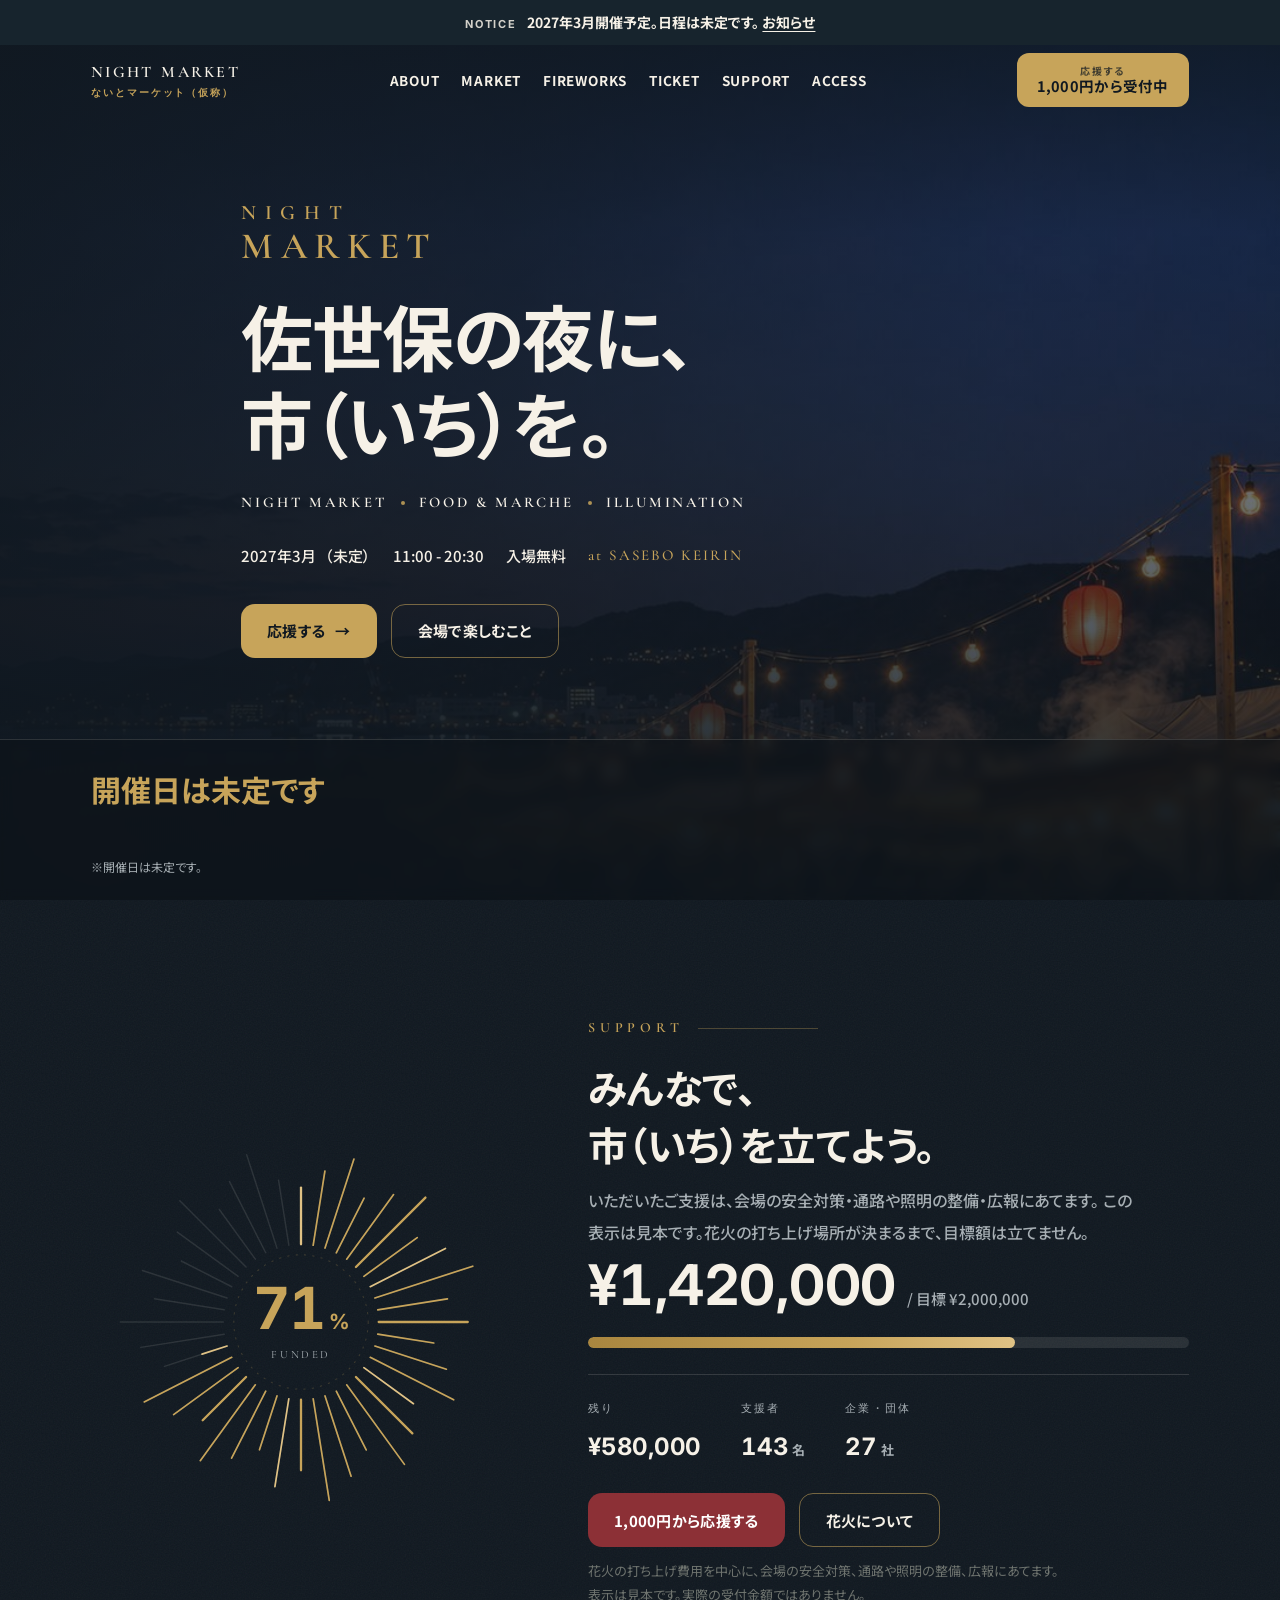
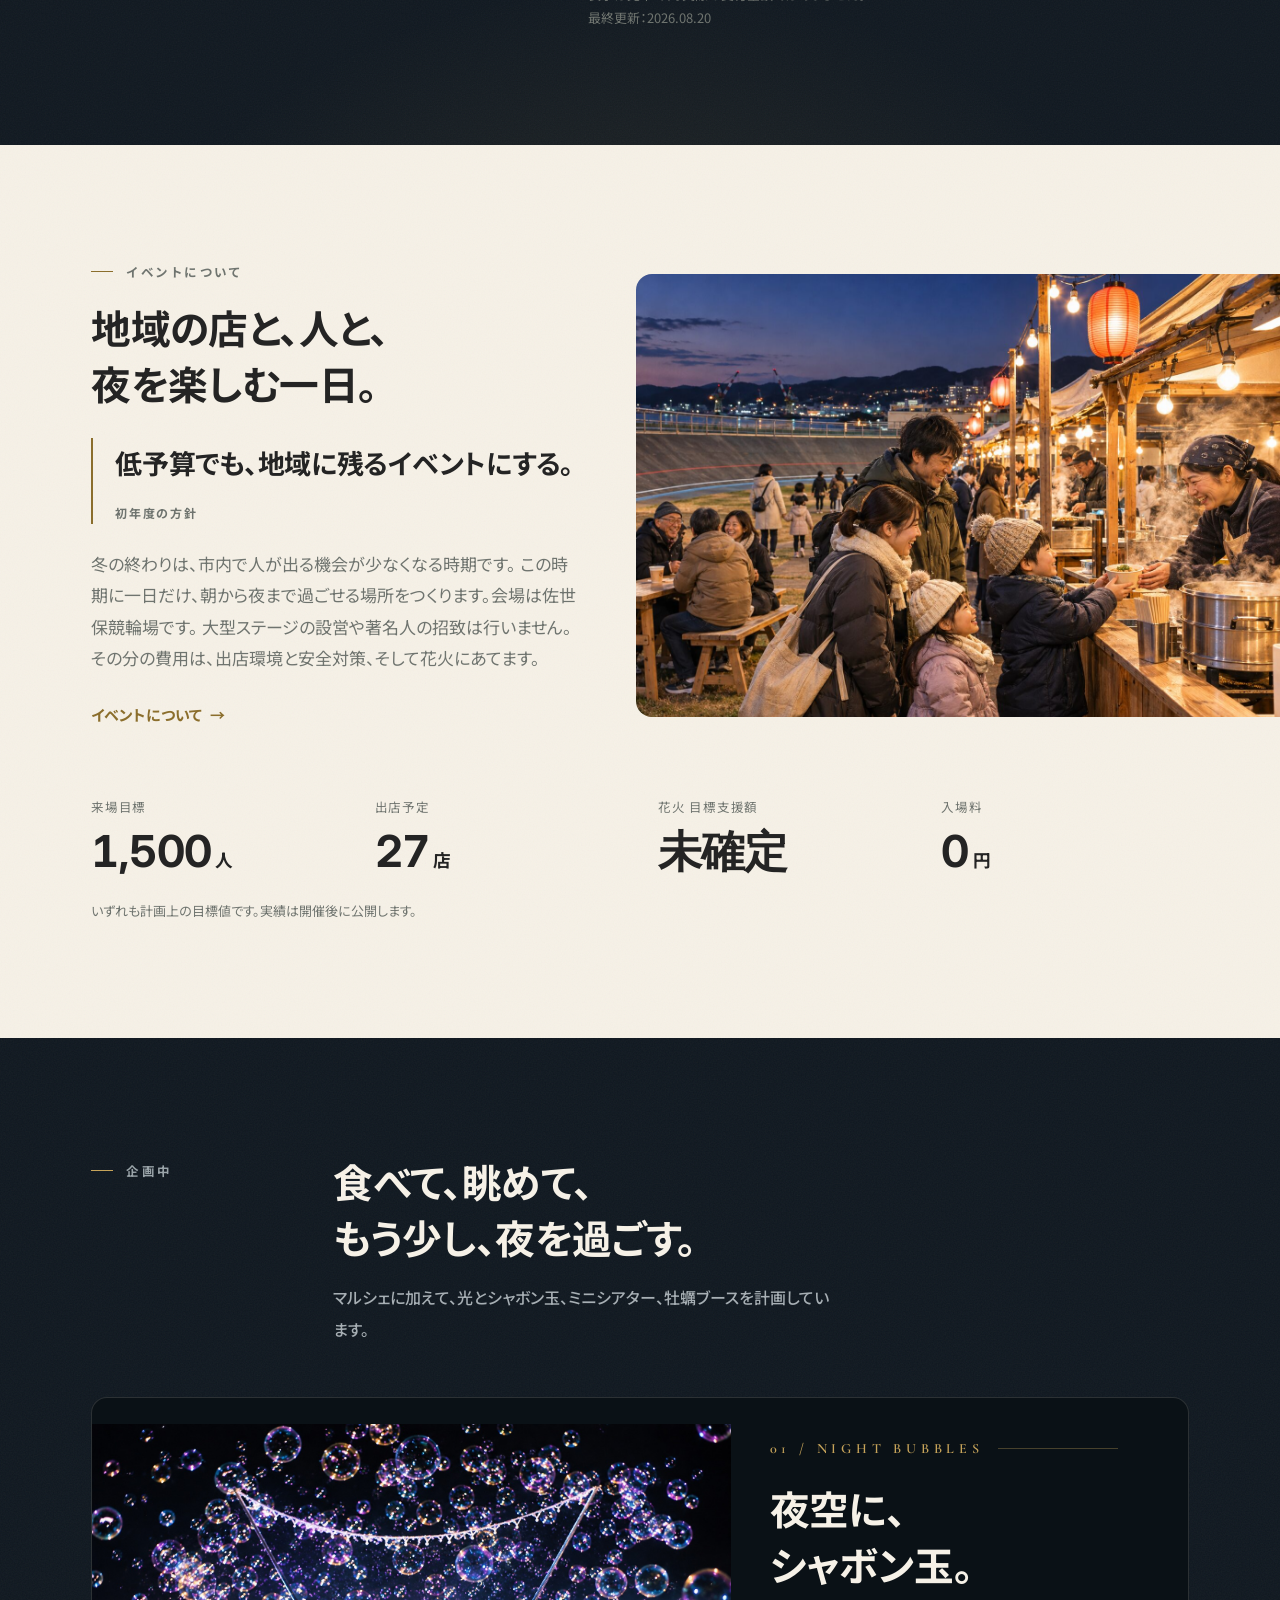
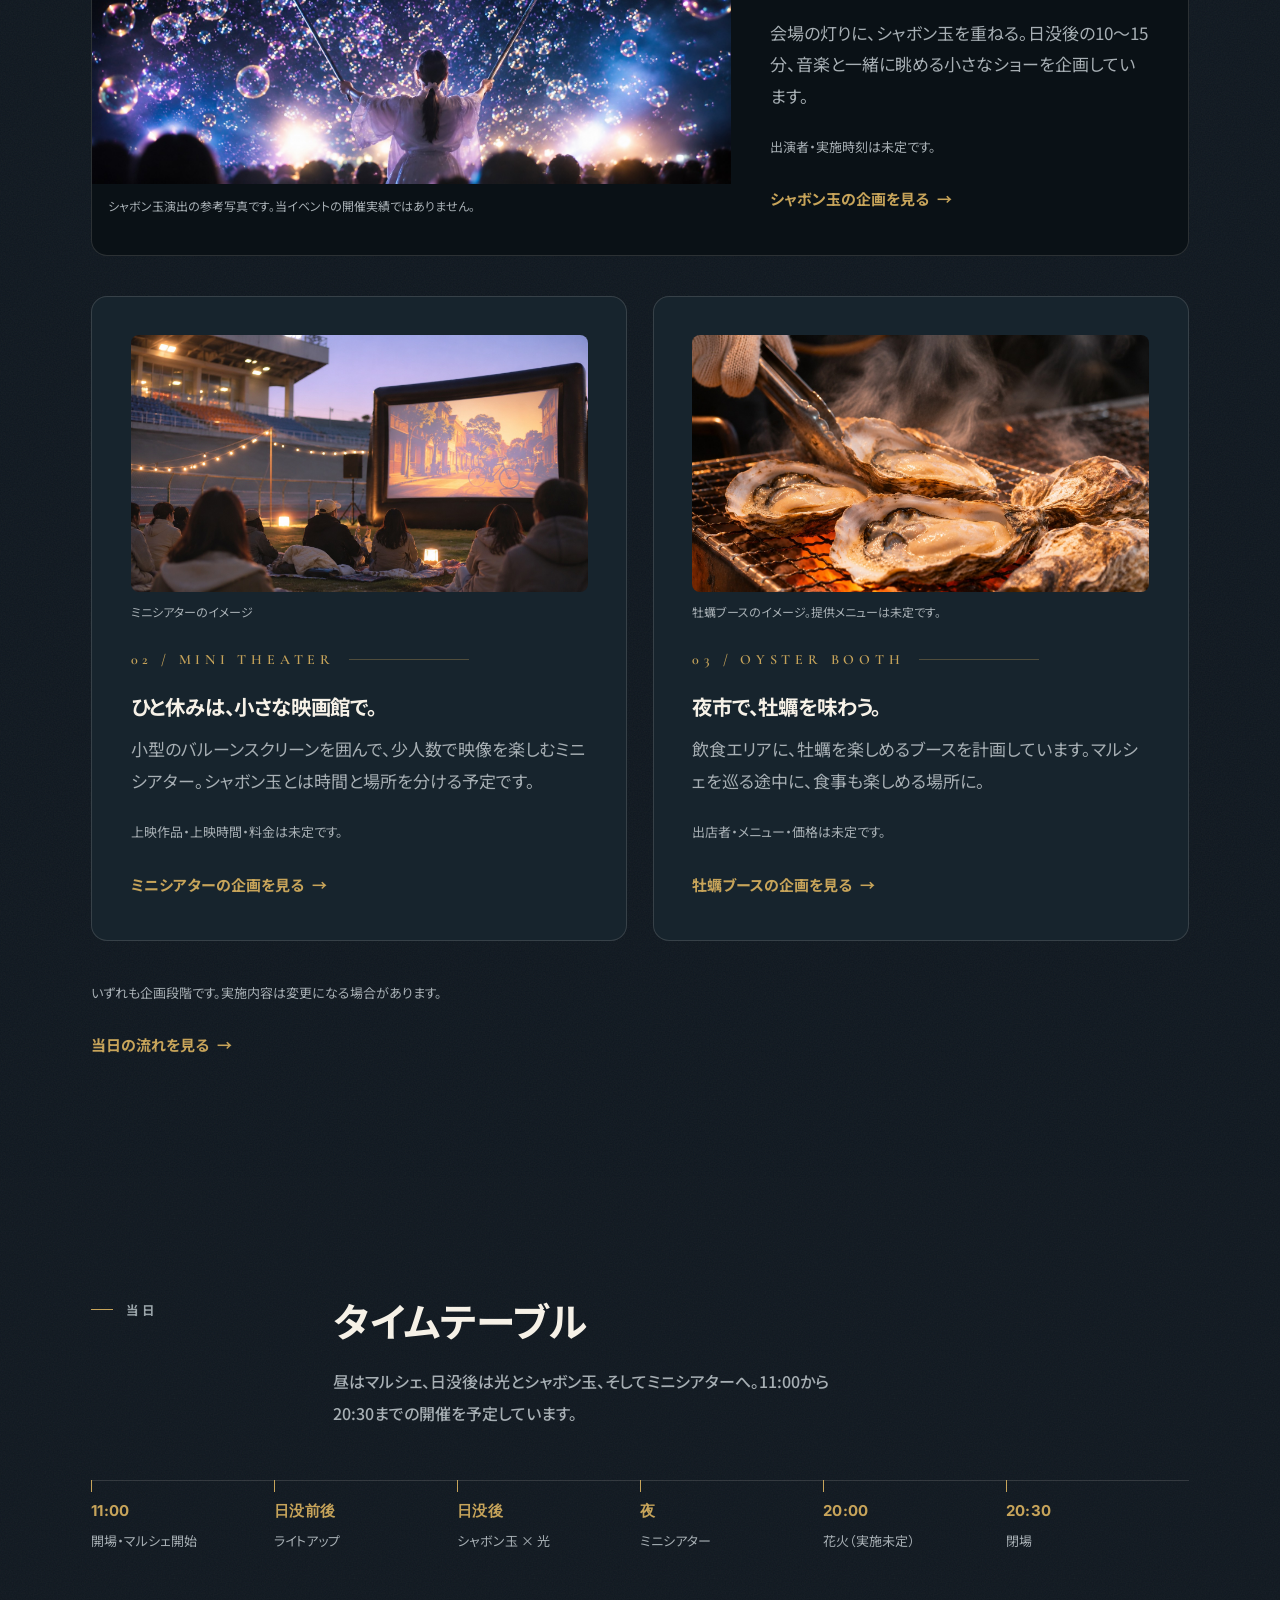
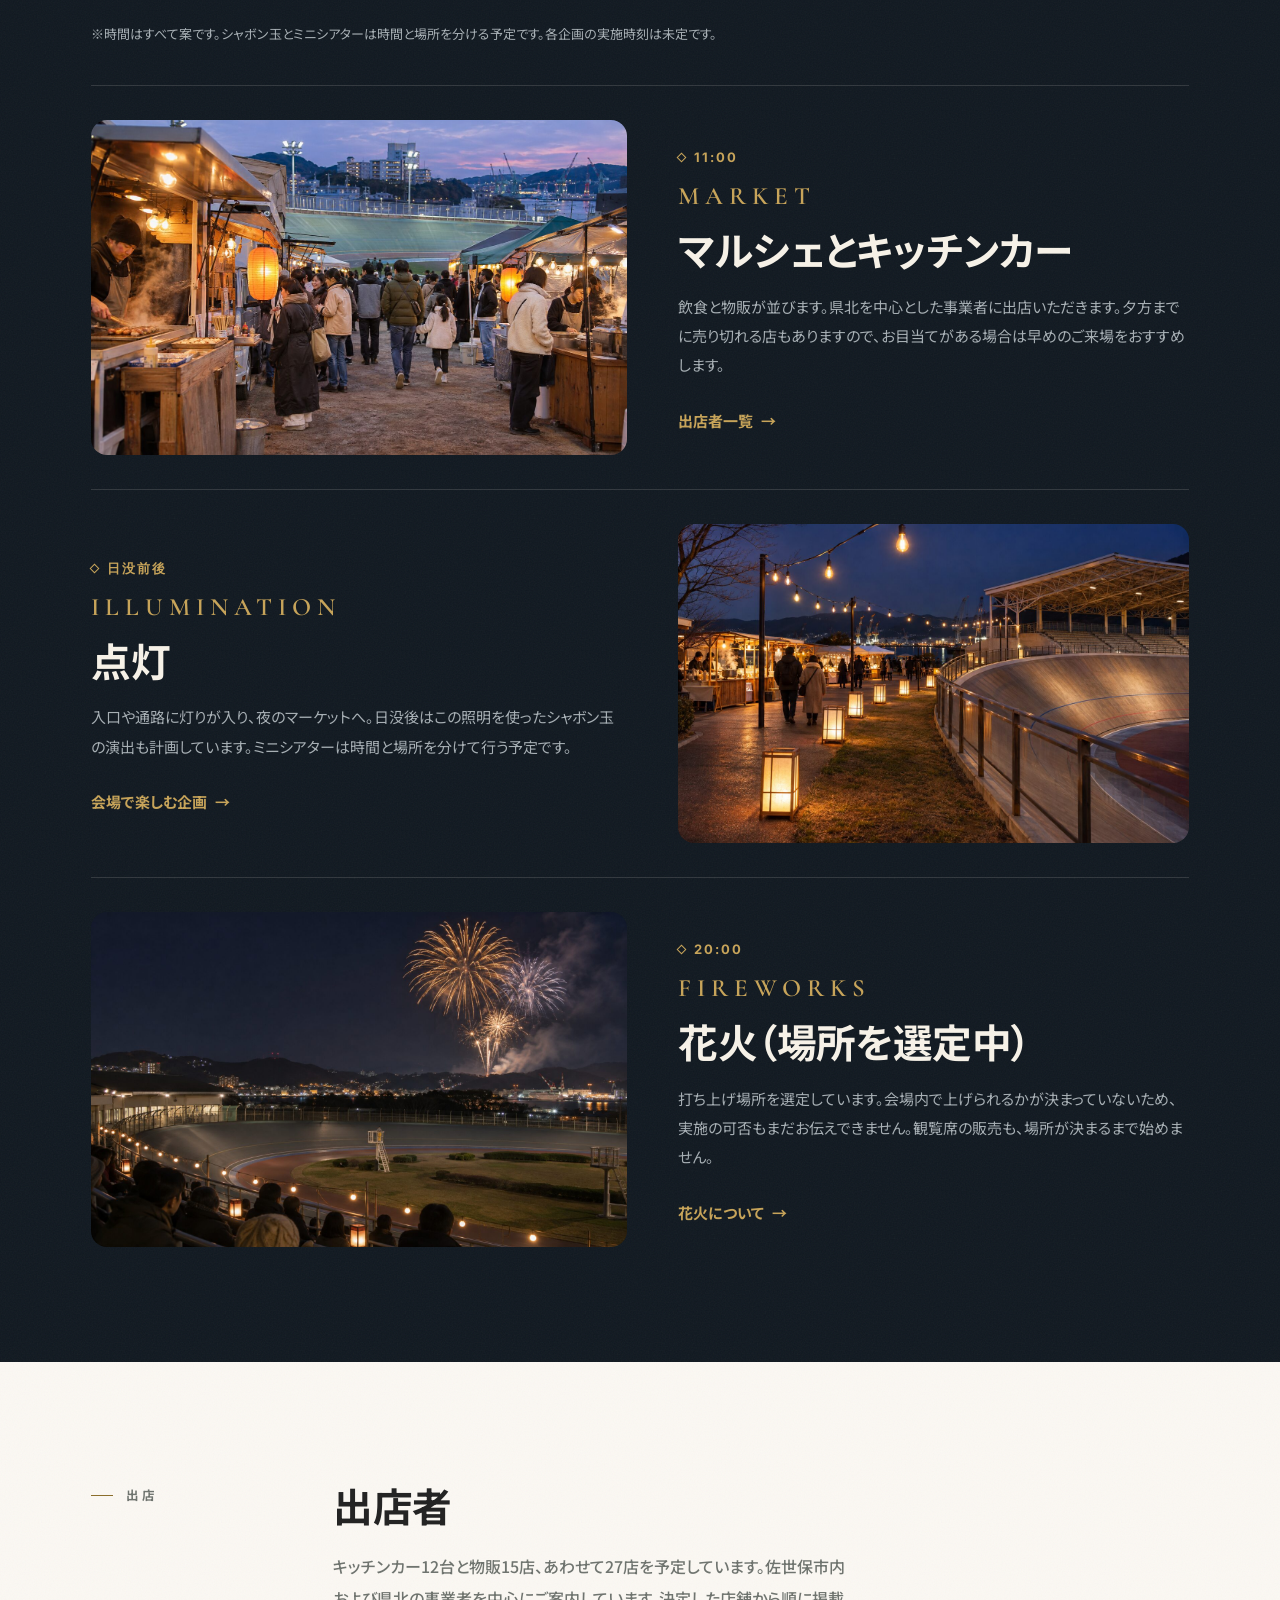
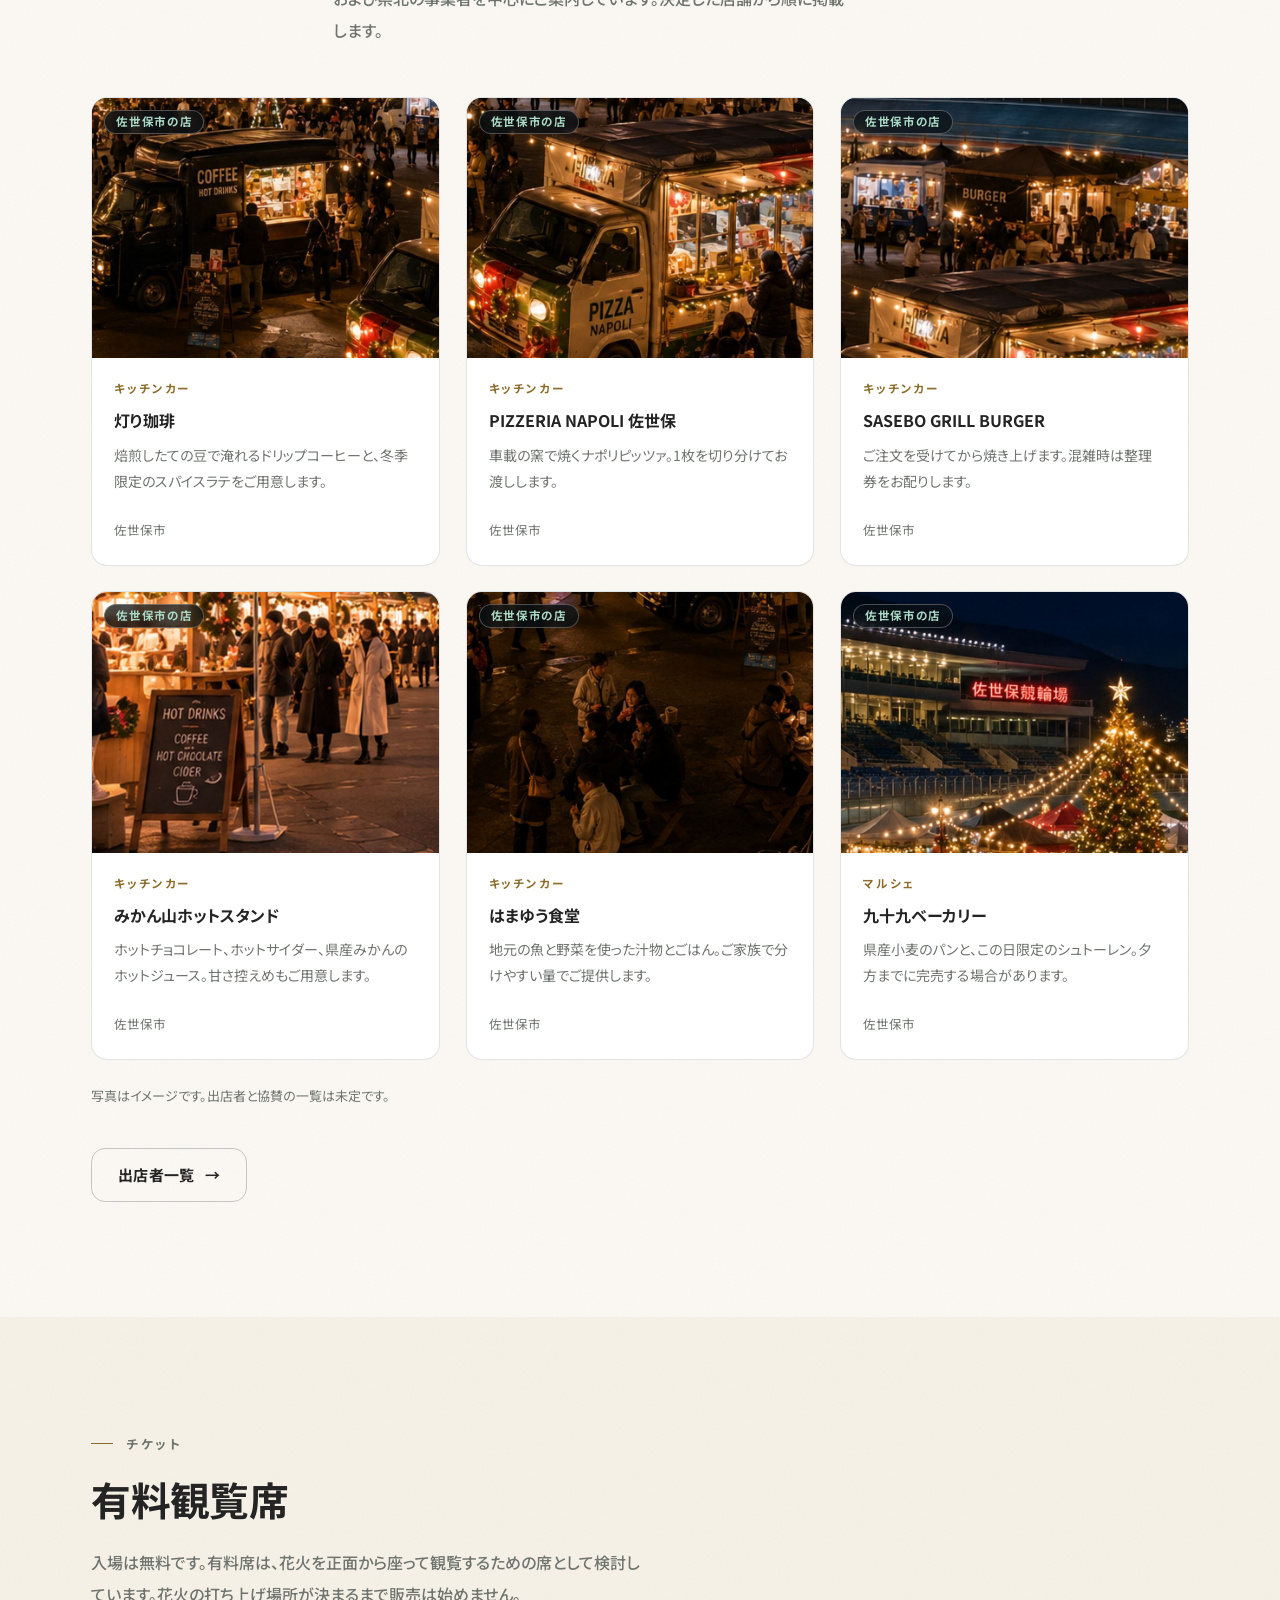
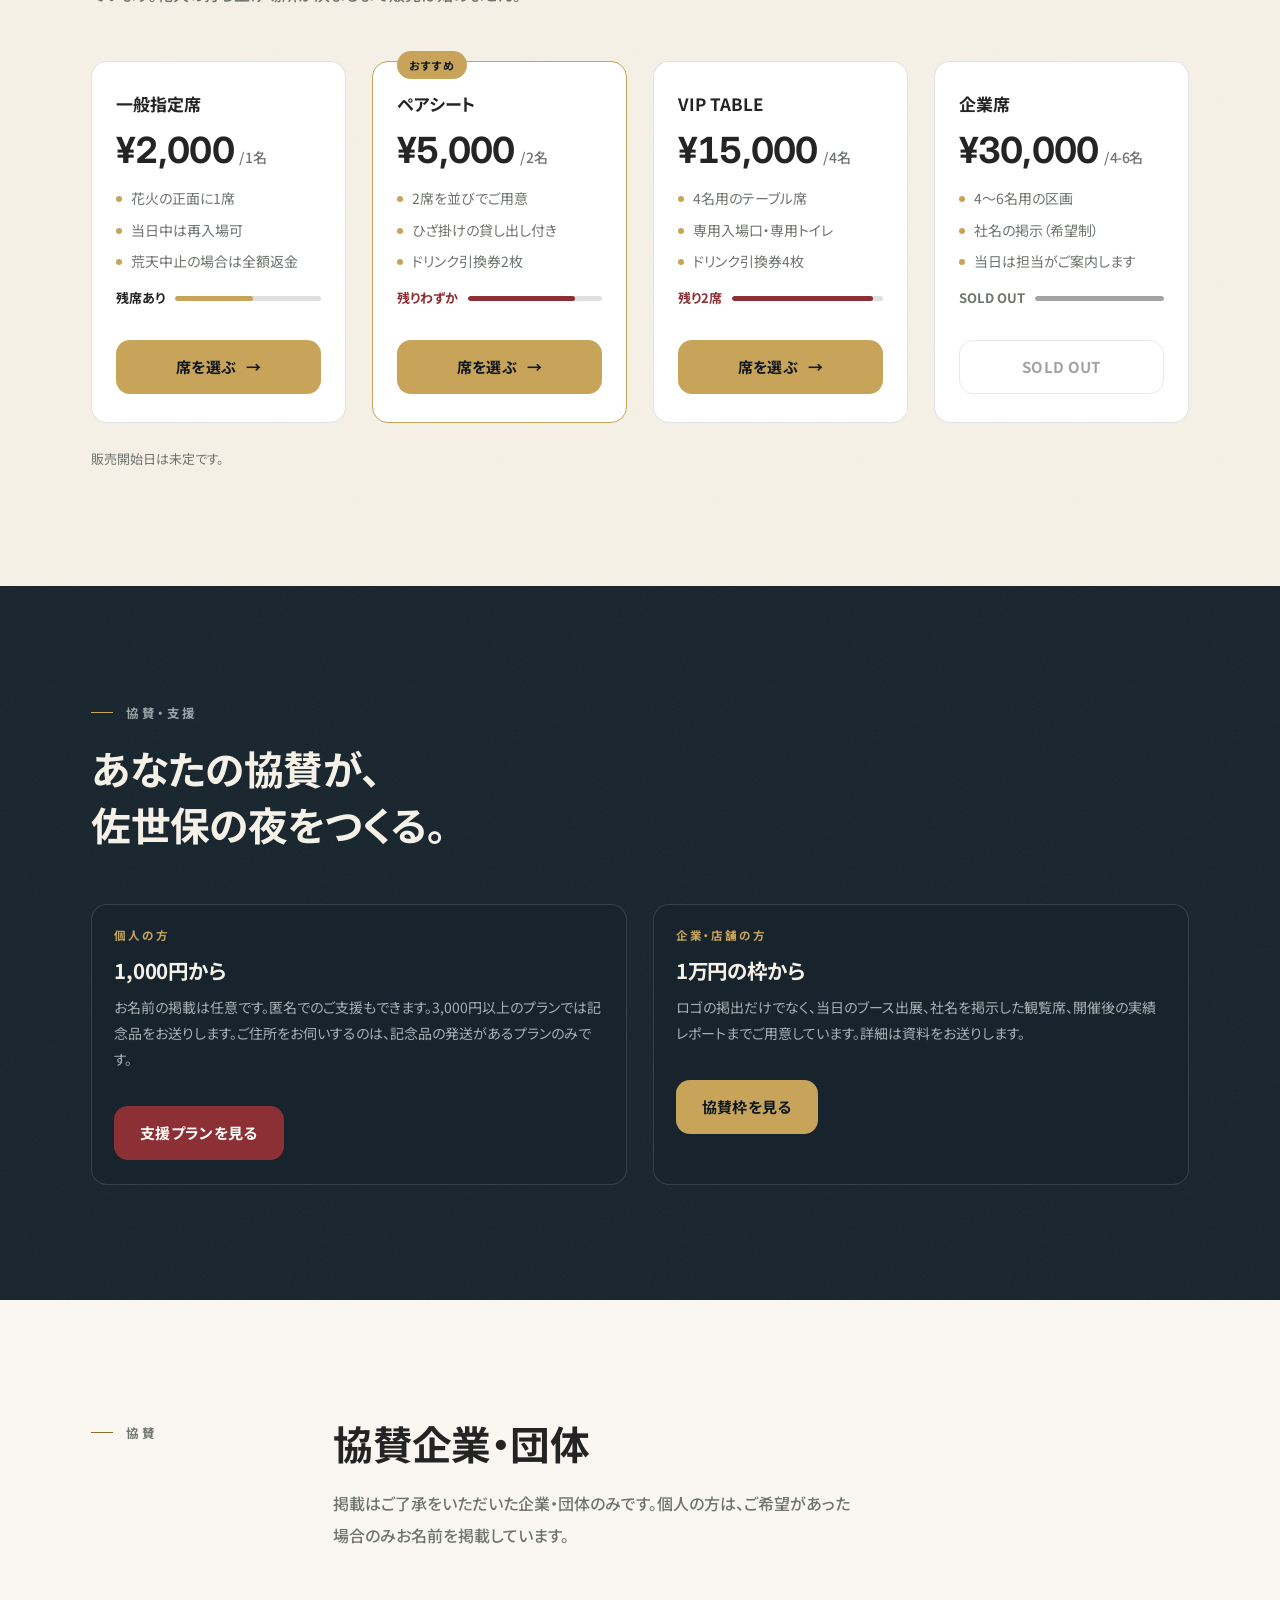
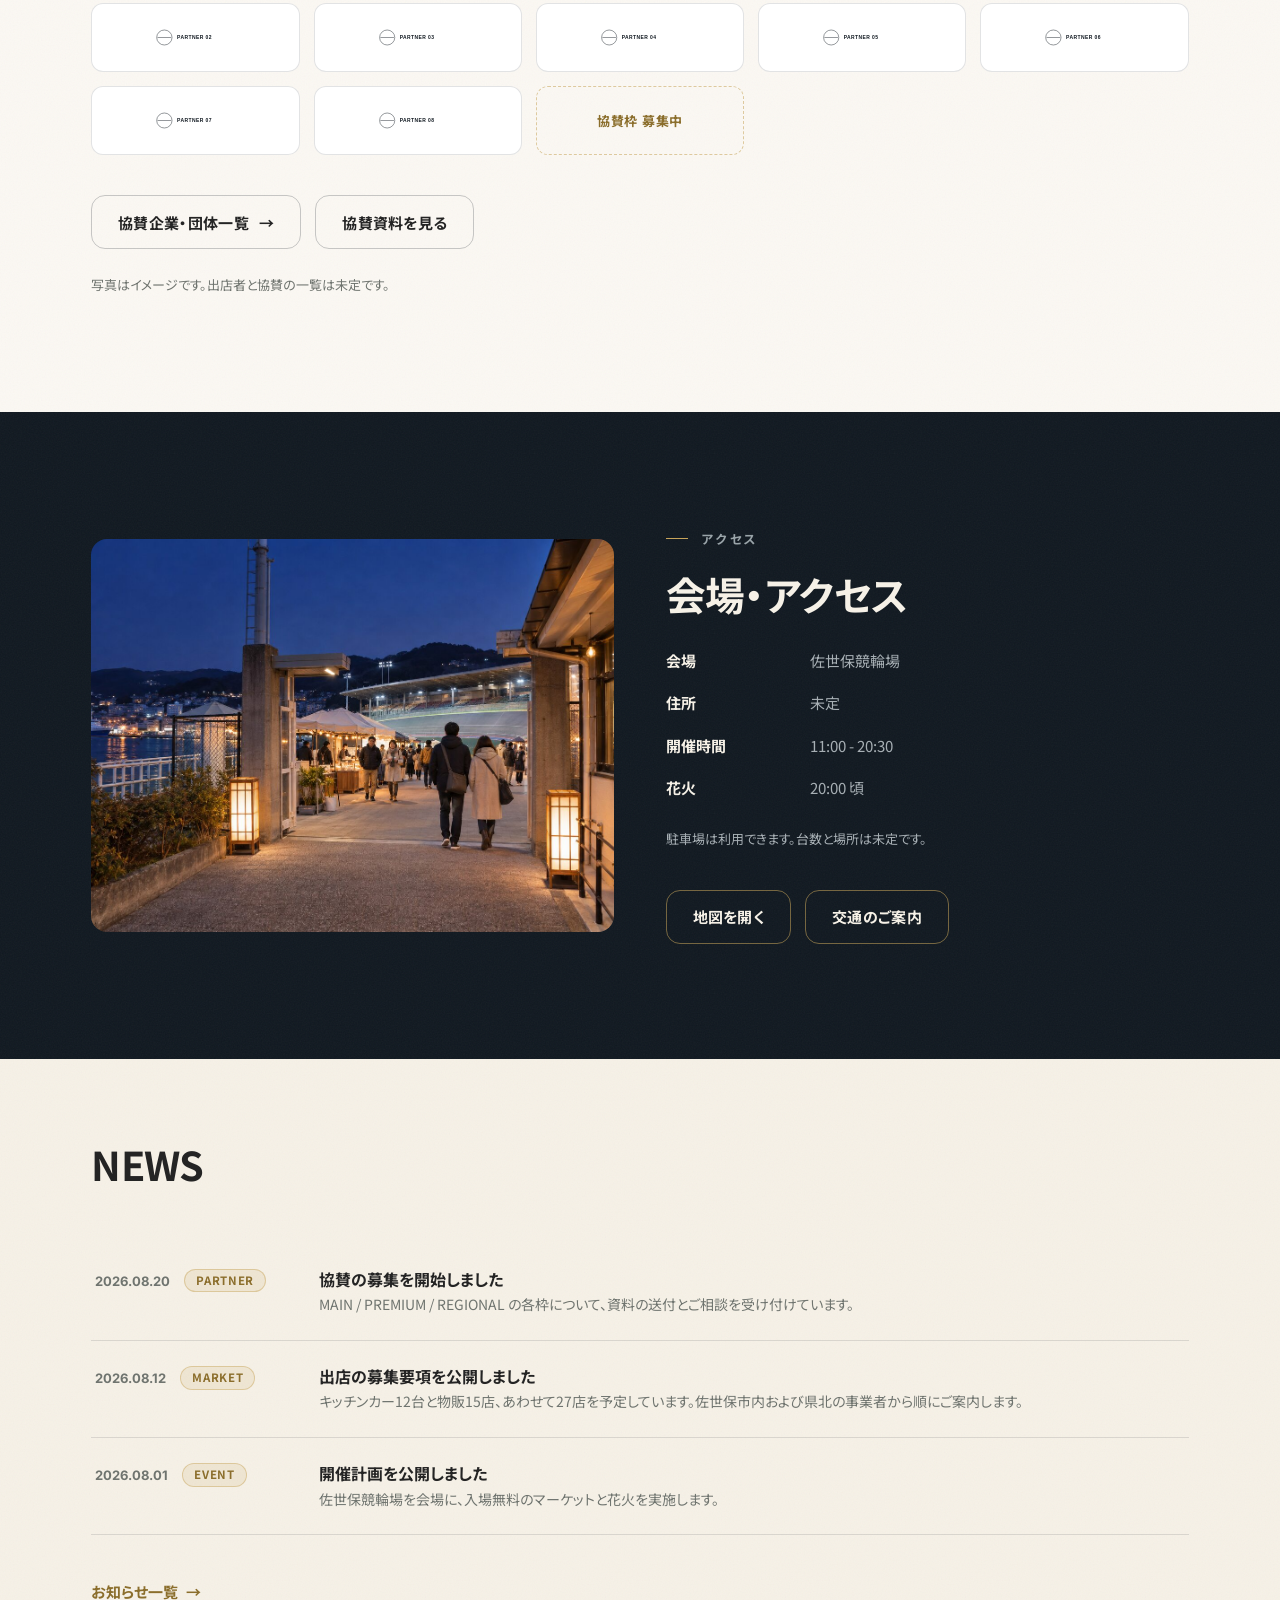
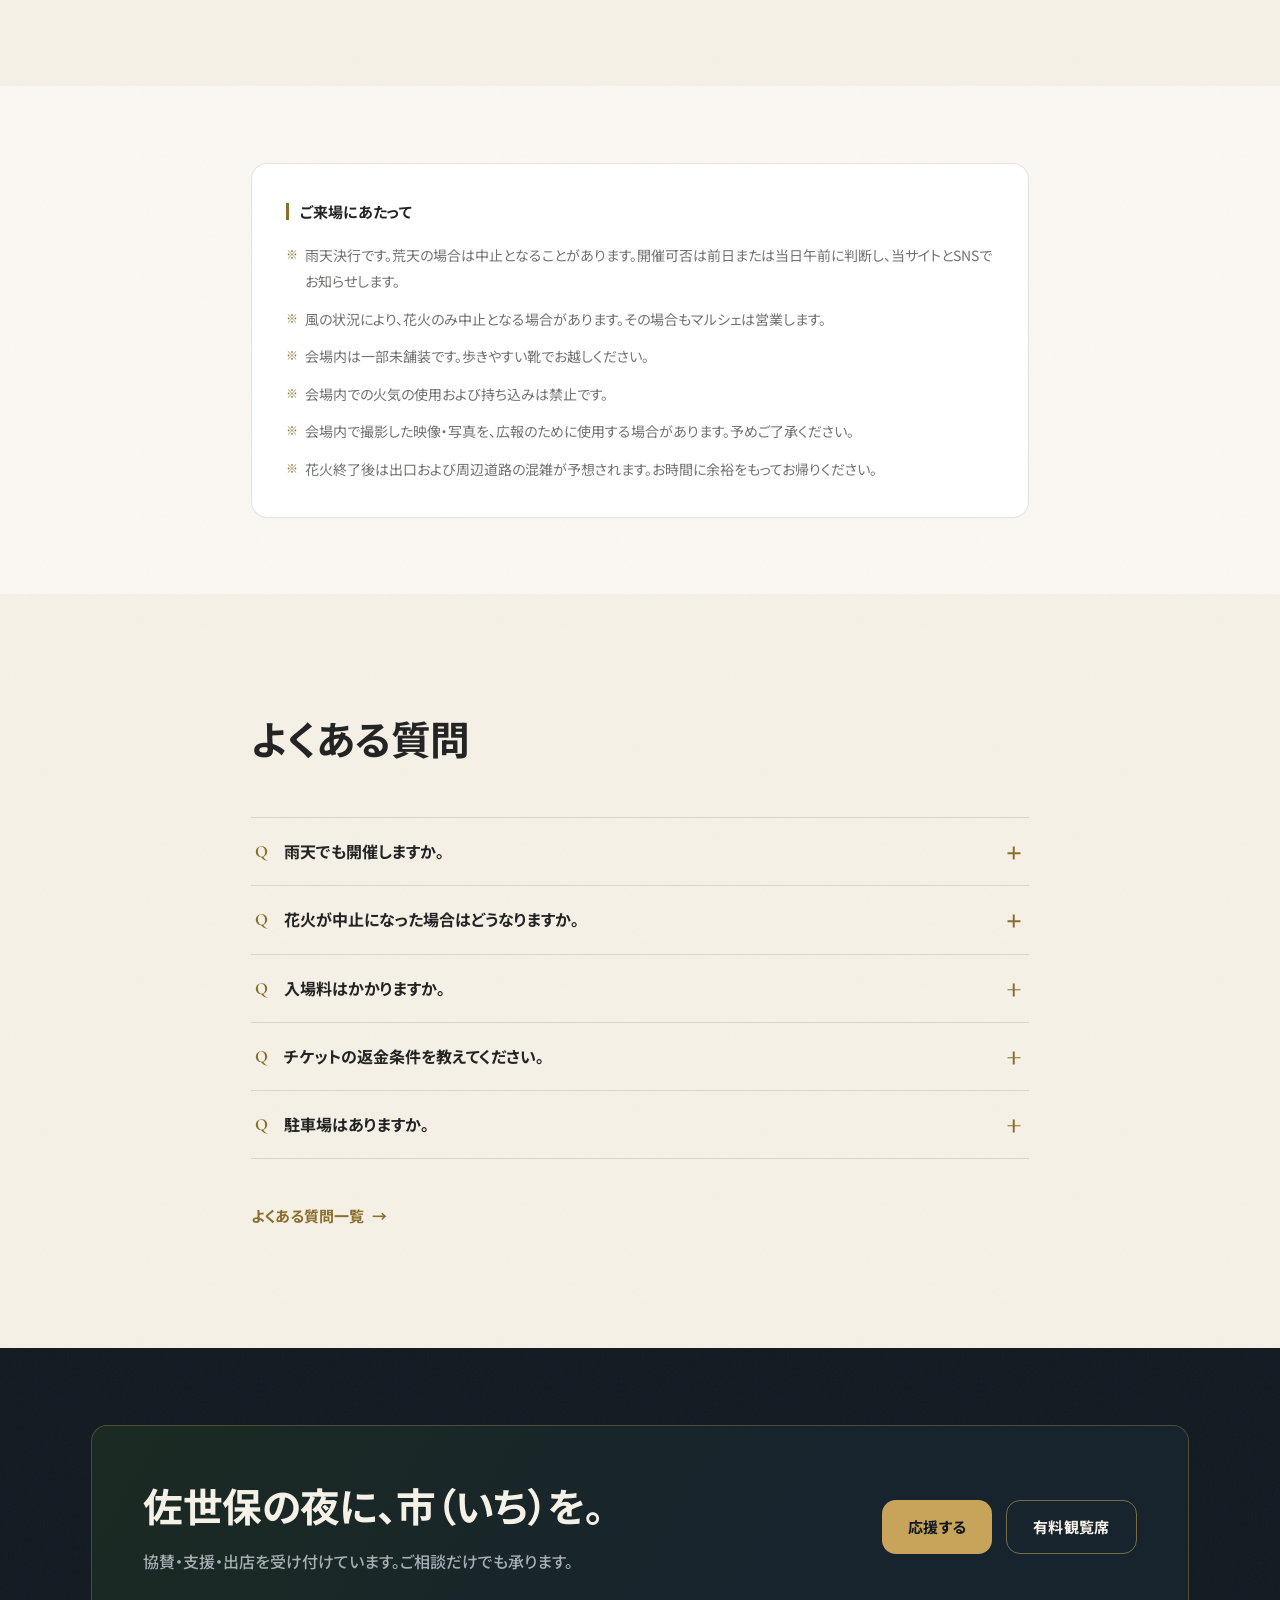
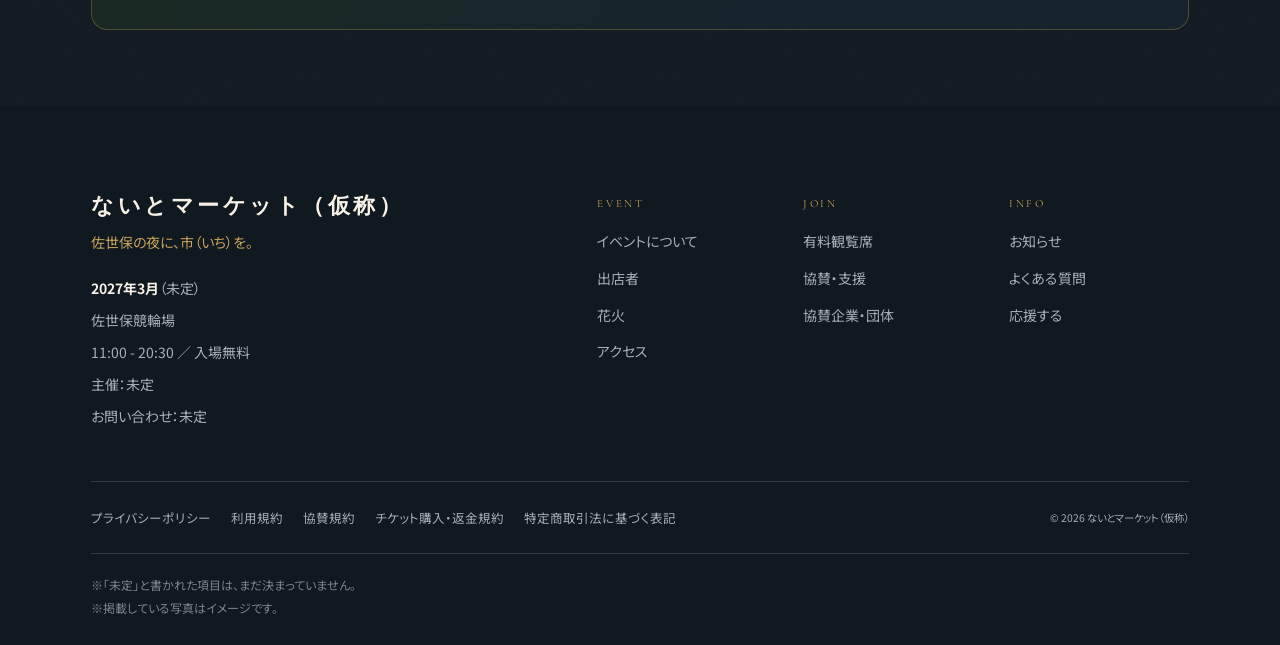
<file: index.html>
<!doctype html>
<html lang="ja">
<head>
<meta charset="utf-8">
<meta name="viewport" content="width=device-width, initial-scale=1">
<title>ないとマーケット（仮称）｜佐世保競輪場</title>
<meta name="description" content="佐世保の夜に、市（いち）を。佐世保競輪場を会場に、夜市、フード＆マルシェ、イルミネーション、花火を行う入場無料の地域イベントです。">
<meta name="robots" content="noindex"><!-- ★公開時に削除してください（仕様書21章） -->
<!-- ★ canonical は正式ドメインが決まってから戻すこと。
     example.jp のまま公開すると、検索側に別の URL を
     正として伝えてしまう。<link rel="canonical" href="https://※/index.html"> -->
<meta property="og:type" content="website">
<meta property="og:site_name" content="ないとマーケット（仮称）">
<meta property="og:title" content="ないとマーケット（仮称）｜佐世保競輪場">
<meta property="og:description" content="佐世保の夜に、市（いち）を。佐世保競輪場を会場に、夜市、フード＆マルシェ、イルミネーション、花火を行う入場無料の地域イベントです。">
<meta property="og:image" content="assets/img/photo/og-image.jpg">
<meta name="twitter:card" content="summary_large_image">
<link rel="preconnect" href="https://fonts.googleapis.com">
<link rel="preconnect" href="https://fonts.gstatic.com" crossorigin>
<link href="https://fonts.googleapis.com/css2?family=Cormorant+Garamond:wght@500;600&family=Inter:wght@600;700&family=Noto+Sans+JP:wght@400;500;700&display=swap" rel="stylesheet">
<link rel="stylesheet" href="assets/css/style.css">
<script type="application/ld+json">
{
  "@context": "https://schema.org",
  "@type": "Event",
  "name": "ないとマーケット（仮称）",
  "startDate": "2026-12-19T11:00:00+09:00",
  "endDate": "2026-12-19T20:30:00+09:00",
  "eventStatus": "https://schema.org/EventScheduled",
  "eventAttendanceMode": "https://schema.org/OfflineEventAttendanceMode",
  "location": {
    "@type": "Place",
    "name": "佐世保競輪場",
    "address": { "@type": "PostalAddress", "addressLocality": "佐世保市", "addressRegion": "長崎県", "addressCountry": "JP" }
  },
  "description": "佐世保競輪場を会場に、夜市、フード＆マルシェ、イルミネーション、花火を行う入場無料の地域イベントです。",
  "isAccessibleForFree": true,
  "image": ["assets/img/photo/og-image.jpg"],
  "organizer": { "@type": "Organization", "name": "ないとマーケット（仮称） 実行委員会" }
}
</script>
</head>
<body data-demo-toast="on">
<a class="skip" href="#main">本文へスキップ</a>
<div class="topbar" id="topbar">
<div id="alert"></div>
<header class="hd">
  <div class="hd__in">
    <a class="logo" href="index.html" aria-label="ないとマーケット（仮称） トップページ">
      <span class="logo__en"><span>NIGHT</span><span>MARKET</span></span>
      <span class="logo__jp">ないとマーケット（仮称）</span>
    </a>
    <nav class="nav" aria-label="メインナビゲーション"><a class="nav__link" data-page="about.html" href="about.html">ABOUT</a><a class="nav__link" data-page="market.html" href="market.html">MARKET</a><a class="nav__link" data-page="fireworks.html" href="fireworks.html">FIREWORKS</a><a class="nav__link" data-page="ticket.html" href="ticket.html">TICKET</a><a class="nav__link" data-page="support.html" href="support.html">SUPPORT</a><a class="nav__link" data-page="access.html" href="access.html">ACCESS</a></nav>
    <a class="hd__cta" id="hdCta" href="support.html">
      <span class="hd__cta-sub">応援する</span>
      <span class="hd__cta-main">1,000円から受付中</span>
    </a>
    <button type="button" class="burger" aria-expanded="false" aria-controls="drawer" aria-label="メニューを開く"><span></span></button>
  </div>
</header>
</div>

<div class="drawer" id="drawer">
  <button type="button" class="drawer__close" aria-label="メニューを閉じる">&#215;</button>
  <nav class="drawer__nav" aria-label="モバイルナビゲーション"><a class="drawer__link" href="about.html"><span>ABOUT</span>イベントについて</a><a class="drawer__link" href="market.html"><span>MARKET</span>出店者</a><a class="drawer__link" href="fireworks.html"><span>FIREWORKS</span>花火</a><a class="drawer__link" href="ticket.html"><span>TICKET</span>有料観覧席</a><a class="drawer__link" href="support.html"><span>SUPPORT</span>協賛・支援</a><a class="drawer__link" href="access.html"><span>ACCESS</span>アクセス</a><a class="drawer__link" href="partners.html"><span>PARTNERS</span>協賛企業・団体</a><a class="drawer__link" href="news.html"><span>NEWS</span>お知らせ</a><a class="drawer__link" href="faq.html"><span>FAQ</span>よくある質問</a></nav>
  <div class="drawer__foot">
    <a class="btn btn--support btn--block" href="support.html">応援する</a>
    <a class="btn btn--secondary btn--block" href="ticket.html">有料観覧席</a>
  </div>
</div>

<main id="main">

<section class="hero">
  <div class="hero__media">
    <picture>
      <source media="(max-width:640px)" srcset="assets/img/photo/hero-mobile.jpg">
      <img src="assets/img/photo/hero.jpg" alt="佐世保競輪場のバンク沿いに並ぶ屋台の灯りと提灯、遠くに港の夜景"
           width="2000" height="1125" fetchpriority="high">
    </picture>
    <!-- 2026-11-11 動画を外している。hero.mp4 に旧名のゲート看板が映っており、
         画像だけ替えても動画が前に出てしまうため。作り直したら data-src を戻す。
         <video class="hero__video" data-src="assets/video/hero.mp4" poster="assets/img/photo/hero.jpg"
                muted loop playsinline preload="none" aria-hidden="true" tabindex="-1"></video> -->
  </div>
  <div class="hero__scrim"></div>
  <button type="button" class="hero__toggle" id="heroToggle" aria-pressed="false" hidden>
    <span class="hero__toggle-icon" aria-hidden="true"></span>
    <span class="hero__toggle-label">動画を停止</span>
  </button>

  <div class="hero__body">
    <div class="wrap hero__inner">
      <p class="hero__lockup st st1">
        <span>NIGHT</span><span>MARKET</span>
      </p>
      <h1 class="h1 st st2">佐世保の夜に、<br>市（いち）を。</h1>
      <p class="hero__genre st st3">NIGHT MARKET<i></i>FOOD &amp; MARCHE<i></i>ILLUMINATION</p>
      <ul class="hero__meta st st3">
        <li><span class="js-date">2027年3月</span><span class="js-provisional" hidden>（未定）</span></li>
        <li class="js-open">11:00 - 20:30</li>
        <li class="js-admission">入場無料</li>
        <li class="hero__at">at SASEBO KEIRIN</li>
      </ul>
      <div class="btn-row hero__cta st st3">
        <a class="btn btn--primary" href="support.html">応援する<span class="btn__arrow">&#8594;</span></a>
        <a class="btn btn--secondary" href="#programs">会場で楽しむこと</a>
      </div>
    </div>
  </div>

  <div class="cd st st4" id="countdown">
    <div class="wrap cd__in">
      <p class="cd__label">Countdown</p>
      <div class="cd__grid"></div>
      <p class="cd__msg" hidden></p>
      <p class="cd__prov js-provisional" hidden>※開催日は未定です。</p>
    </div>
  </div>
</section>

<!-- ============ 花火メーター ============ -->
<section class="section meter" id="meter" aria-labelledby="meterTitle">
  <div class="wrap meter__grid">
    <div class="meter__art">
      <div class="meter__badge">
        <p class="meter__pct num">0<sub>%</sub></p>
        <p class="meter__pctlabel">Funded</p>
      </div>
    </div>
    <div>
      <p class="eyebrow">Support</p>
      <h2 class="h2" id="meterTitle">みんなで、<br>市（いち）を立てよう。</h2>
      <p class="lead mt-s" style="color:var(--on-dark-mute)">
        いただいたご支援は、会場の安全対策・通路や照明の整備・広報にあてます。
        <!-- 花火は打ち上げ場所を選定中（仕様書5節）。
             金額も内訳も、場所が決まるまで確定できない -->
        この表示は見本です。花火の打ち上げ場所が決まるまで、目標額は立てません。
      </p>

      <div class="meter__amt">
        <p class="meter__now num">&yen;0</p>
        <p class="meter__goal">/ 目標 &yen;2,000,000</p>
      </div>
      <div class="rail"><div class="rail__fill"></div></div>

      <div class="meter__stats">
        <dl class="meter__stat"><dt>残り</dt><dd class="num" id="fundRest">-</dd></dl>
        <dl class="meter__stat"><dt>支援者</dt><dd class="num" id="fundSupporters">-</dd></dl>
        <dl class="meter__stat"><dt>企業・団体</dt><dd class="num" id="fundCompanies">-</dd></dl>
      </div>

      <p class="meter__done">THANK YOU SASEBO &mdash; 花火開催目標達成</p>

      <div class="btn-row mt-m">
        <a class="btn btn--support" href="support.html">1,000円から応援する</a>
        <a class="btn btn--secondary" href="fireworks.html">花火について</a>
      </div>
      <p class="note mt-s js-use-of-funds"></p>
      <p class="note" id="fundSample" hidden></p>
      <p class="note">最終更新：<span id="fundUpdated">-</span></p>
    </div>
  </div>
</section>

<!-- ============ イベントについて ============ -->
<section class="section section--ivory" aria-labelledby="aboutTitle">
  <div class="wrap">
    <div class="split split--bleed">
      <div class="rv">
        <p class="label">イベントについて</p>
        <h2 class="h2" id="aboutTitle">地域の店と、人と、<br>夜を楽しむ一日。</h2>
        <blockquote class="quote">
          <p>低予算でも、地域に残るイベントにする。</p>
          <cite>初年度の方針</cite>
        </blockquote>
        <p class="mt-m" style="color:var(--muted)">
          冬の終わりは、市内で人が出る機会が少なくなる時期です。
          この時期に一日だけ、朝から夜まで過ごせる場所をつくります。会場は佐世保競輪場です。
          大型ステージの設営や著名人の招致は行いません。その分の費用は、出店環境と安全対策、そして花火にあてます。
        </p>
        <p class="mt-m"><a class="tlink" href="about.html">イベントについて<span class="btn__arrow">&#8594;</span></a></p>
      </div>
      <div class="split__media rv">
        <img src="assets/img/photo/about.jpg" alt="ツリーの周りに集まる来場者とマーケットの灯り" loading="lazy" width="1400" height="1050">
      </div>
    </div>
    <div class="figs mt-xl" id="figures"></div>
    <p class="note mt-m">いずれも計画上の目標値です。実績は開催後に公開します。</p>
  </div>
</section>

<!-- ============ 企画 ============ -->
<section class="section section--ink" id="programs" aria-labelledby="programTitle">
  <div class="wrap">
    <div class="sec-head sec-head--rail">
      <p class="label">企画中</p>
      <div>
        <h2 class="h2" id="programTitle">食べて、眺めて、<br>もう少し、夜を過ごす。</h2>
        <p class="lead">マルシェに加えて、光とシャボン玉、ミニシアター、牡蠣ブースを計画しています。</p>
      </div>
    </div>
    <article class="program-feature">
      <figure class="program-feature__photo">
        <img src="assets/img/photo/bubble-show.jpg" alt="夜の照明を受けて広がるシャボン玉と、両手に道具を持つ演者" width="1671" height="941" loading="lazy">
        <figcaption>シャボン玉演出の参考写真です。当イベントの開催実績ではありません。</figcaption>
      </figure>
      <div class="program-feature__body">
        <p class="eyebrow">01 / Night Bubbles</p>
        <h3 class="h2">夜空に、<br>シャボン玉。</h3>
        <p class="mt-m">会場の灯りに、シャボン玉を重ねる。日没後の10〜15分、音楽と一緒に眺める小さなショーを企画しています。</p>
        <p class="note mt-m">出演者・実施時刻は未定です。</p>
        <p class="mt-m"><a class="tlink" href="about.html#bubbles">シャボン玉の企画を見る<span class="btn__arrow">&#8594;</span></a></p>
      </div>
    </article>
    <div class="grid grid--2 mt-l">
      <article class="program-card">
        <figure class="program-card__photo">
          <img src="assets/img/photo/mini-theater.jpg" alt="屋外のバルーンスクリーンを囲み、座って映像を見る人たち" width="1672" height="941" loading="lazy">
          <figcaption>ミニシアターのイメージ</figcaption>
        </figure>
        <p class="eyebrow">02 / Mini Theater</p>
        <h3 class="h3">ひと休みは、小さな映画館で。</h3>
        <p class="mt-s">小型のバルーンスクリーンを囲んで、少人数で映像を楽しむミニシアター。シャボン玉とは時間と場所を分ける予定です。</p>
        <p class="note mt-m">上映作品・上映時間・料金は未定です。</p>
        <p class="mt-m"><a class="tlink" href="about.html#mini-theater">ミニシアターの企画を見る<span class="btn__arrow">&#8594;</span></a></p>
      </article>
      <article class="program-card">
        <figure class="program-card__photo">
          <img src="assets/img/photo/oyster-grill.jpg" alt="網の上で湯気を立てる殻付きの焼き牡蠣" width="1536" height="1024" loading="lazy">
          <figcaption>牡蠣ブースのイメージ。提供メニューは未定です。</figcaption>
        </figure>
        <p class="eyebrow">03 / Oyster Booth</p>
        <h3 class="h3">夜市で、牡蠣を味わう。</h3>
        <p class="mt-s">飲食エリアに、牡蠣を楽しめるブースを計画しています。マルシェを巡る途中に、食事も楽しめる場所に。</p>
        <p class="note mt-m">出店者・メニュー・価格は未定です。</p>
        <p class="mt-m"><a class="tlink" href="market.html#oysters">牡蠣ブースの企画を見る<span class="btn__arrow">&#8594;</span></a></p>
      </article>
    </div>
    <p class="note mt-l">いずれも企画段階です。実施内容は変更になる場合があります。</p>
    <p class="mt-m"><a class="tlink" href="#timelineSection">当日の流れを見る<span class="btn__arrow">&#8594;</span></a></p>
  </div>
</section>

<!-- ============ タイムテーブル ============ -->
<section class="section section--ink" id="timelineSection" aria-labelledby="tlTitle">
  <div class="wrap">
    <div class="sec-head sec-head--rail rv">
      <p class="label">当日</p>
      <div>
        <h2 class="h2" id="tlTitle">タイムテーブル</h2>
        <p class="lead">昼はマルシェ、日没後は光とシャボン玉、そしてミニシアターへ。11:00から20:30までの開催を予定しています。</p>
      </div>
    </div>

    <ol class="prog rv" aria-label="当日のタイムテーブル（予定）">
      <li><span class="prog__t">11:00</span><span class="prog__n">開場・マルシェ開始</span></li>
      <li><span class="prog__t">日没前後</span><span class="prog__n">ライトアップ</span></li>
      <li><span class="prog__t">日没後</span><span class="prog__n">シャボン玉 × 光</span></li>
      <li><span class="prog__t">夜</span><span class="prog__n">ミニシアター</span></li>
      <li><span class="prog__t">20:00</span><span class="prog__n">花火（実施未定）</span></li>
      <li><span class="prog__t">20:30</span><span class="prog__n">閉場</span></li>
    </ol>
    <p class="note">※時間はすべて案です。シャボン玉とミニシアターは時間と場所を分ける予定です。各企画の実施時刻は未定です。</p>

    <div class="tl mt-l" id="timeline"></div>
  </div>
</section>

<!-- ============ 出店者 ============ -->
<section class="section section--white" aria-labelledby="vendorTitle">
  <div class="wrap">
    <div class="sec-head sec-head--rail rv">
      <p class="label">出店</p>
      <div>
        <h2 class="h2" id="vendorTitle">出店者</h2>
        <p class="lead">キッチンカー12台と物販15店、あわせて27店を予定しています。佐世保市内および県北の事業者を中心にご案内しています。決定した店舗から順に掲載します。</p>
      </div>
    </div>
    <div class="grid grid--3" id="vendors" data-limit="6"></div>
    <p class="note mt-m js-sample-notice"></p>
    <div class="btn-row mt-l">
      <a class="btn btn--outline" href="market.html">出店者一覧<span class="btn__arrow">&#8594;</span></a>
    </div>
  </div>
</section>

<!-- ============ 有料観覧席 ============ -->
<section class="section section--ivory" aria-labelledby="ticketTitle">
  <div class="wrap">
    <div class="sec-head rv">
      <p class="label">チケット</p>
      <h2 class="h2" id="ticketTitle">有料観覧席</h2>
      <p class="lead">入場は無料です。有料席は、花火を正面から座って観覧するための席として検討しています。花火の打ち上げ場所が決まるまで販売は始めません。</p>
    </div>
    <div class="grid grid--4" id="tickets"></div>
    <p class="note mt-m">販売開始日は未定です。</p>
  </div>
</section>

<!-- ============ 協賛・支援 ============ -->
<section class="section section--ink2" aria-labelledby="supportTitle">
  <div class="wrap">
    <div class="sec-head rv">
      <p class="label">協賛・支援</p>
      <h2 class="h2" id="supportTitle">あなたの協賛が、<br>佐世保の夜をつくる。</h2>
    </div>
    <div class="grid grid--2">
      <article class="card rv" data-rv-i="0">
        <div class="card__body">
          <p class="card__cat">個人の方</p>
          <h3 class="h3">1,000円から</h3>
          <p class="card__desc">お名前の掲載は任意です。匿名でのご支援もできます。3,000円以上のプランでは記念品をお送りします。ご住所をお伺いするのは、記念品の発送があるプランのみです。</p>
          <p class="mt-m"><a class="btn btn--support" href="support.html#personal">支援プランを見る</a></p>
        </div>
      </article>
      <article class="card rv" data-rv-i="1">
        <div class="card__body">
          <p class="card__cat">企業・店舗の方</p>
          <h3 class="h3">1万円の枠から</h3>
          <p class="card__desc">ロゴの掲出だけでなく、当日のブース出展、社名を掲示した観覧席、開催後の実績レポートまでご用意しています。詳細は資料をお送りします。</p>
          <p class="mt-m"><a class="btn btn--primary" href="support.html#company">協賛枠を見る</a></p>
        </div>
      </article>
    </div>
  </div>
</section>

<!-- ============ 協賛企業・団体 ============ -->
<section class="section section--white" aria-labelledby="partnerTitle">
  <div class="wrap">
    <div class="sec-head sec-head--rail rv">
      <p class="label">協賛</p>
      <div>
        <h2 class="h2" id="partnerTitle">協賛企業・団体</h2>
        <p class="lead">掲載はご了承をいただいた企業・団体のみです。個人の方は、ご希望があった場合のみお名前を掲載しています。</p>
      </div>
    </div>
    <div id="partners" data-compact="on"></div>
    <div class="btn-row mt-l">
      <a class="btn btn--outline" href="partners.html">協賛企業・団体一覧<span class="btn__arrow">&#8594;</span></a>
      <a class="btn btn--outline" href="support.html#company">協賛資料を見る</a>
    </div>
    <p class="note mt-m js-sample-notice"></p>
  </div>
</section>

<!-- ============ 会場・アクセス ============ -->
<section class="section section--ink" aria-labelledby="accessTitle">
  <div class="wrap">
    <div class="split">
      <div class="split__media rv">
        <img src="assets/img/photo/access.jpg" alt="バンク越しに花火が上がる佐世保競輪場" loading="lazy" width="1400" height="875">
      </div>
      <div class="rv">
        <p class="label">アクセス</p>
        <h2 class="h2" id="accessTitle">会場・アクセス</h2>
        <dl class="dl mt-m">
          <dt>会場</dt><dd class="js-venue">佐世保競輪場</dd>
          <dt>住所</dt><dd class="js-address">未定</dd>
          <dt>開催時間</dt><dd class="js-open">11:00 - 20:30</dd>
          <dt>花火</dt><dd><span class="js-fireworks-time">20:00</span> 頃</dd>
        </dl>
        <p class="note mt-m">駐車場は利用できます。台数と場所は未定です。</p>
        <div class="btn-row mt-l">
          <a class="btn btn--secondary js-map-link" href="#" target="_blank" rel="noopener">地図を開く</a>
          <a class="btn btn--secondary" href="access.html">交通のご案内</a>
        </div>
      </div>
    </div>
  </div>
</section>

<!-- ============ NEWS ============ -->
<section class="section section--ivory section--tight" aria-labelledby="newsTitle">
  <div class="wrap">
    <div class="sec-head rv">
      <h2 class="h2" id="newsTitle">NEWS</h2>
    </div>
    <div class="news" id="news" data-limit="3"></div>
    <p class="mt-l"><a class="tlink" href="news.html">お知らせ一覧<span class="btn__arrow">&#8594;</span></a></p>
  </div>
</section>

<!-- ============ 注意事項 ============ -->
<section class="section section--white section--tight">
  <div class="wrap wrap--narrow">
    <div class="notice rv" id="notice"></div>
  </div>
</section>

<!-- ============ よくある質問 ============ -->
<section class="section section--ivory" aria-labelledby="faqTitle">
  <div class="wrap wrap--narrow">
    <div class="sec-head rv">
      <h2 class="h2" id="faqTitle">よくある質問</h2>
    </div>
    <div class="faq" id="faq" data-limit="5"></div>
    <p class="mt-l"><a class="tlink" href="faq.html">よくある質問一覧<span class="btn__arrow">&#8594;</span></a></p>
  </div>
</section>

<!-- ============ 最終CTA ============ -->
<section class="section section--ink section--tight">
  <div class="wrap">
    <div class="band band--gold rv">
      <div>
        <h2 class="h2">佐世保の夜に、市（いち）を。</h2>
        <p class="lead mt-s" style="color:var(--on-dark-mute)">協賛・支援・出店を受け付けています。ご相談だけでも承ります。</p>
      </div>
      <div class="btn-row">
        <a class="btn btn--primary" href="support.html">応援する</a>
        <a class="btn btn--secondary" href="ticket.html">有料観覧席</a>
      </div>
    </div>
  </div>
</section>
</main>

<!-- ============ 協賛レール（右端に固定・仕様書13章） ============ -->
<aside class="srail" id="sponsorRail" aria-labelledby="srailTtl" hidden></aside>

<footer class="ft">
  <div class="wrap">
    <div class="ft__top">
      <div class="ft__brand">
        <p class="logo__en">ないとマーケット（仮称）</p>
        <p class="ft__tag">佐世保の夜に、市（いち）を。</p>
        <div class="ft__info">
          <p><b class="js-date">2027年3月</b><span class="js-provisional" hidden>（未定）</span></p>
          <p class="js-venue">佐世保競輪場</p>
          <p><span class="js-open">11:00 - 20:30</span> ／ <span class="js-admission">入場無料</span></p>
          <p>主催：<span class="js-organizer">未定</span></p>
          <p>お問い合わせ：<span class="js-contact">未定</span></p>
        </div>
      </div>
      <div class="ft__navs">
        <div>
          <p class="ft__ttl">Event</p>
          <ul class="ft__list">
            <li><a href="about.html">イベントについて</a></li>
              <li><a href="market.html">出店者</a></li>
            <li><a href="fireworks.html">花火</a></li>
            <li><a href="access.html">アクセス</a></li>
          </ul>
        </div>
        <div>
          <p class="ft__ttl">Join</p>
          <ul class="ft__list">
            <li><a href="ticket.html">有料観覧席</a></li>
            <li><a href="support.html">協賛・支援</a></li>
            <li><a href="partners.html">協賛企業・団体</a></li>
          </ul>
        </div>
        <div>
          <p class="ft__ttl">Info</p>
          <ul class="ft__list">
            <li><a href="news.html">お知らせ</a></li>
            <li><a href="faq.html">よくある質問</a></li>
            <li><a href="index.html#meter">応援する</a></li>
          </ul>
        </div>
      </div>
    </div>
    <div class="ft__bottom">
      <div class="ft__legal" id="legalLinks"></div>
      <small>&copy; <span class="js-year">2026</span> ないとマーケット（仮称）</small>
    </div>
    <p class="ft__note">
      ※「未定」と書かれた項目は、まだ決まっていません。<br>
      ※掲載している写真はイメージです。
    </p>
  </div>
</footer>

<div class="mcta">
  <a class="btn btn--support" href="support.html">応援する</a>
  <a class="btn btn--secondary" href="ticket.html">観覧席について</a><!-- 席の販売は、花火の打ち上げ場所が決まるまで開けない（仕様書5節） -->
</div>
<div class="toast" id="toast" role="status" aria-live="polite"></div>

<script src="assets/js/data.js"></script>
<script src="assets/js/site.js"></script>
</body>
</html>
</file>
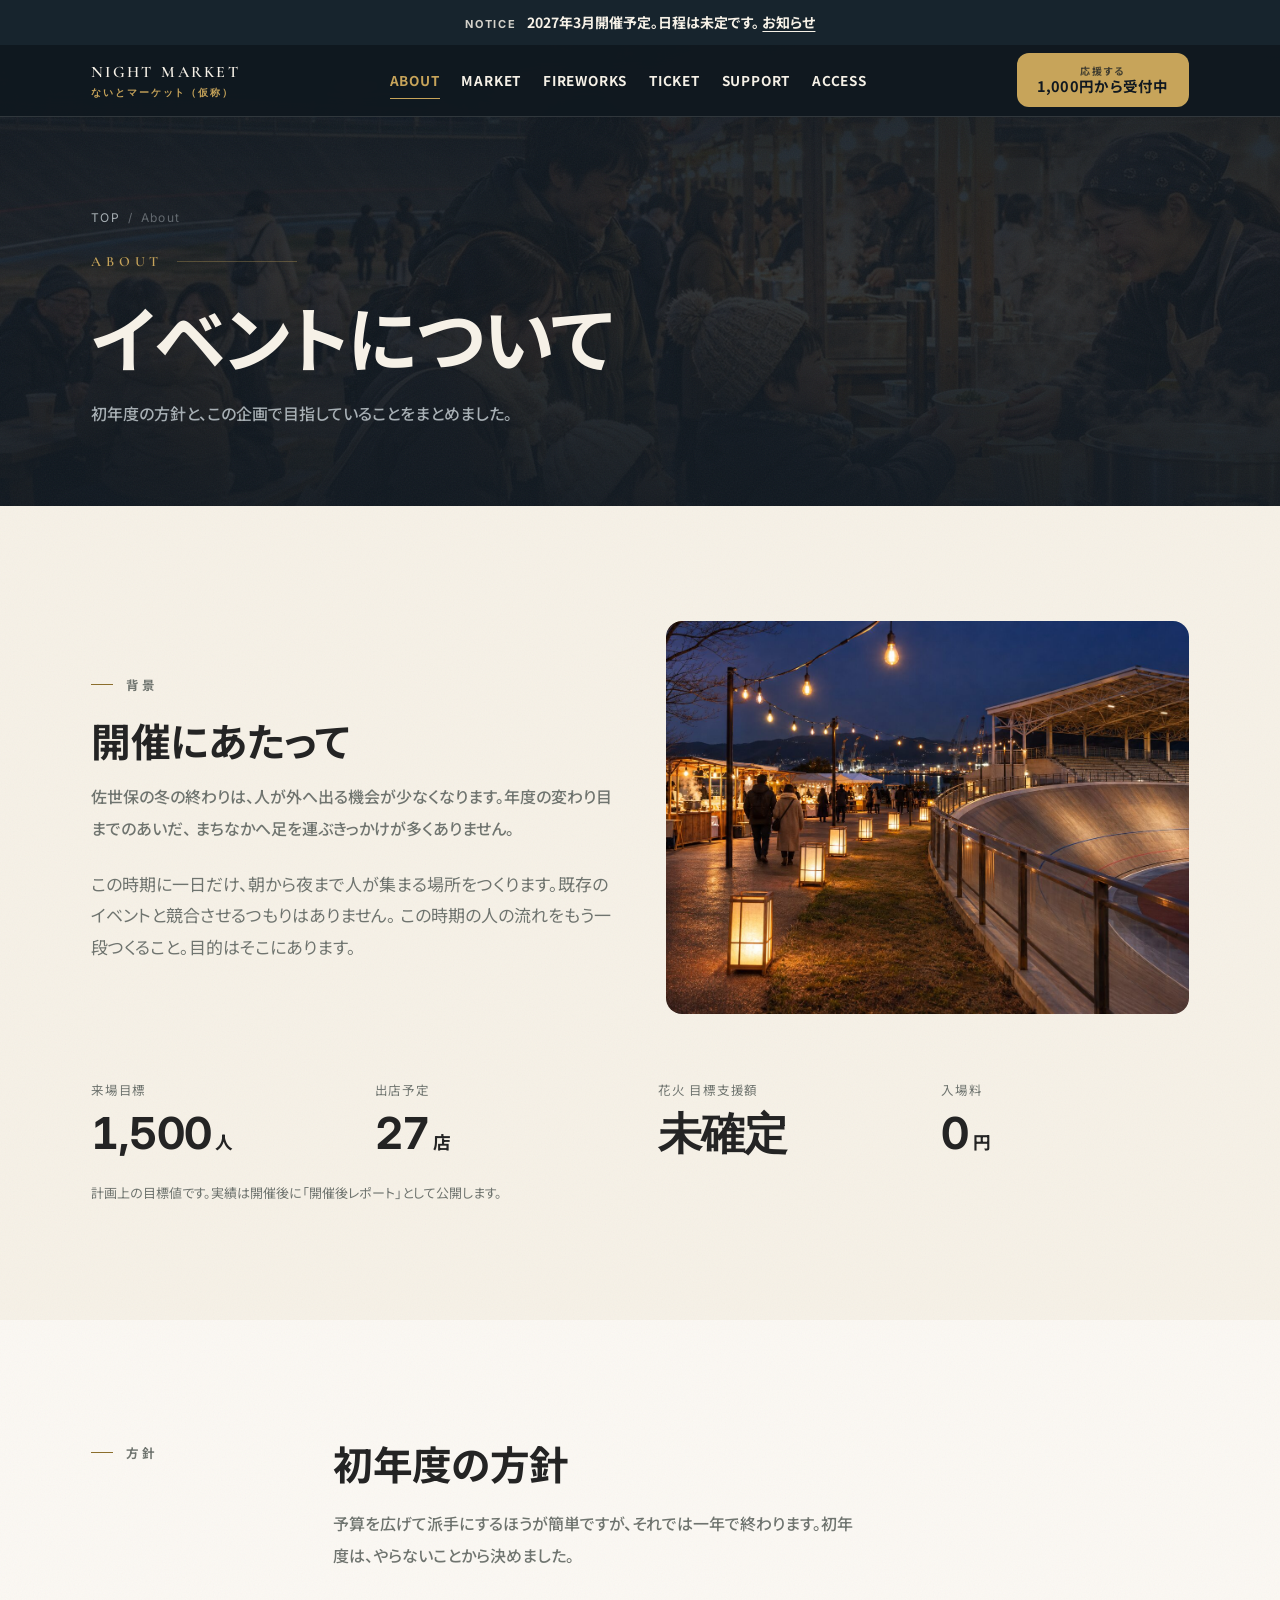
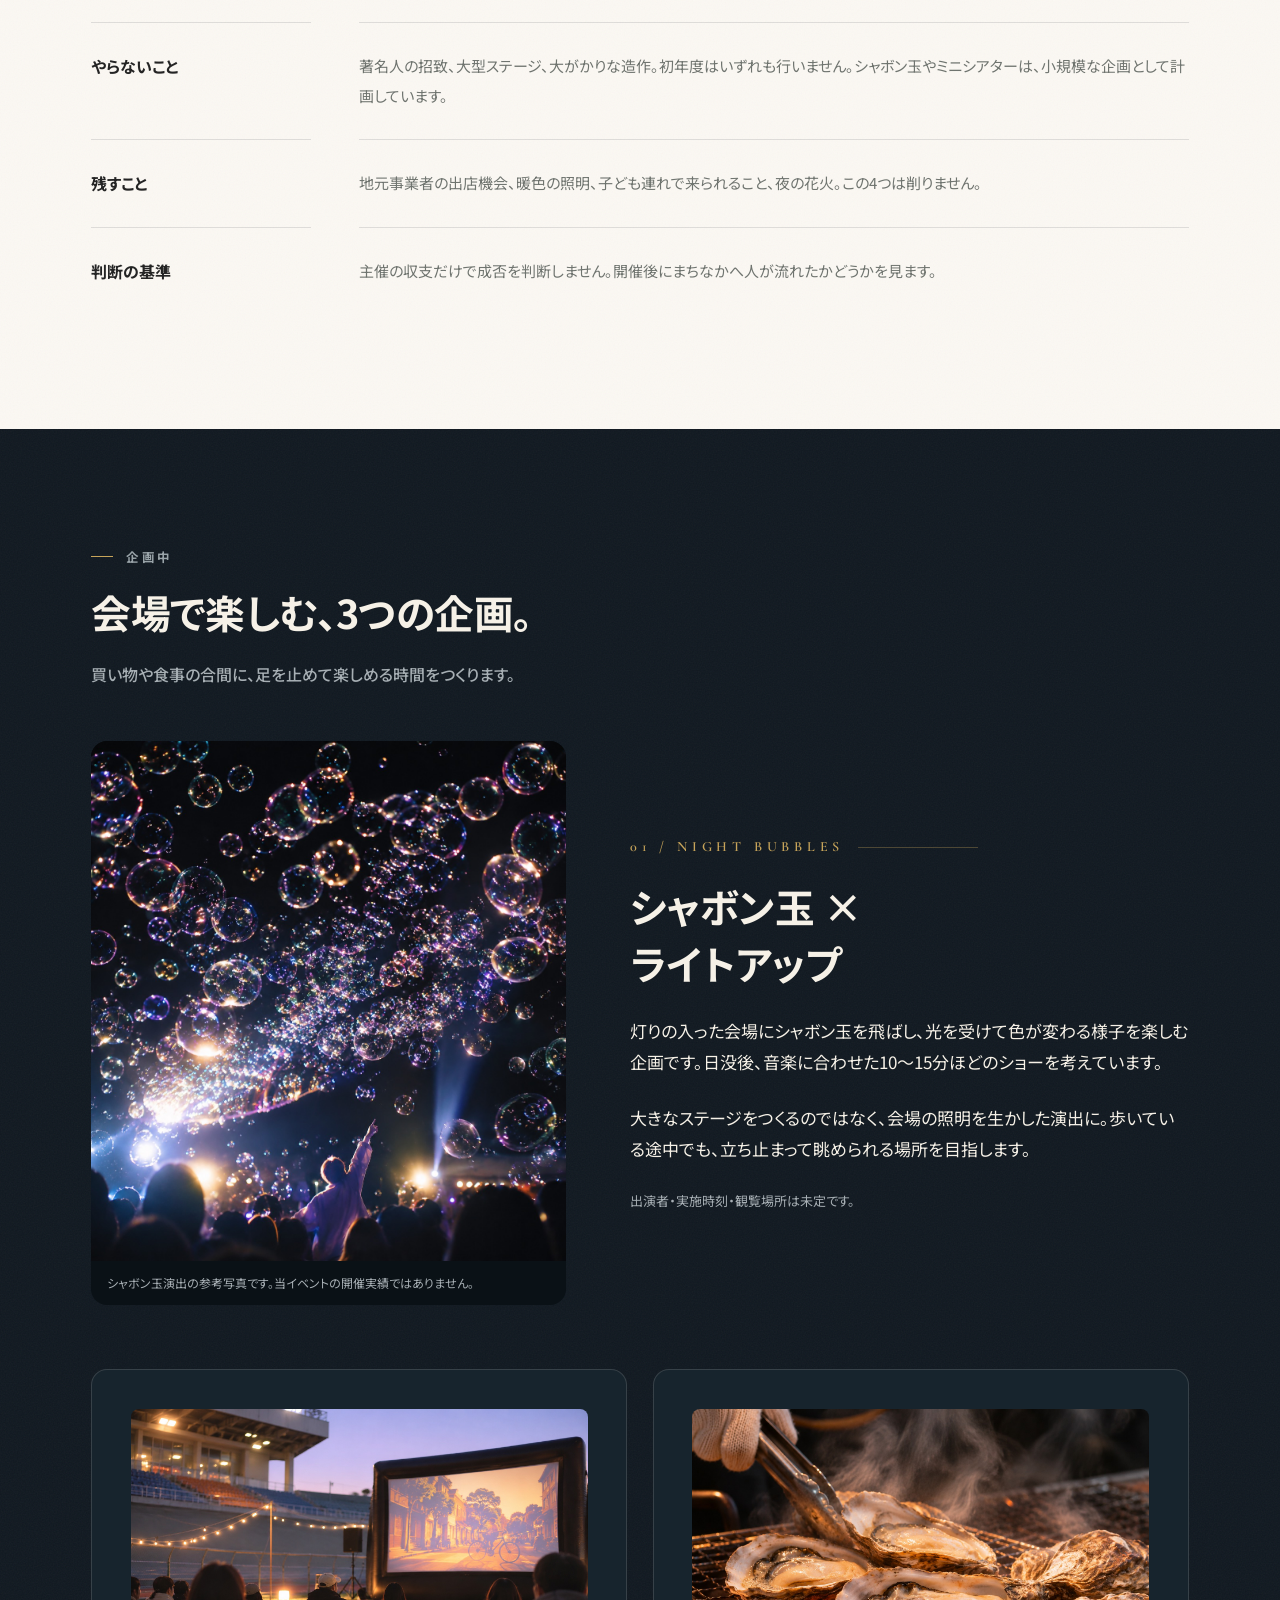
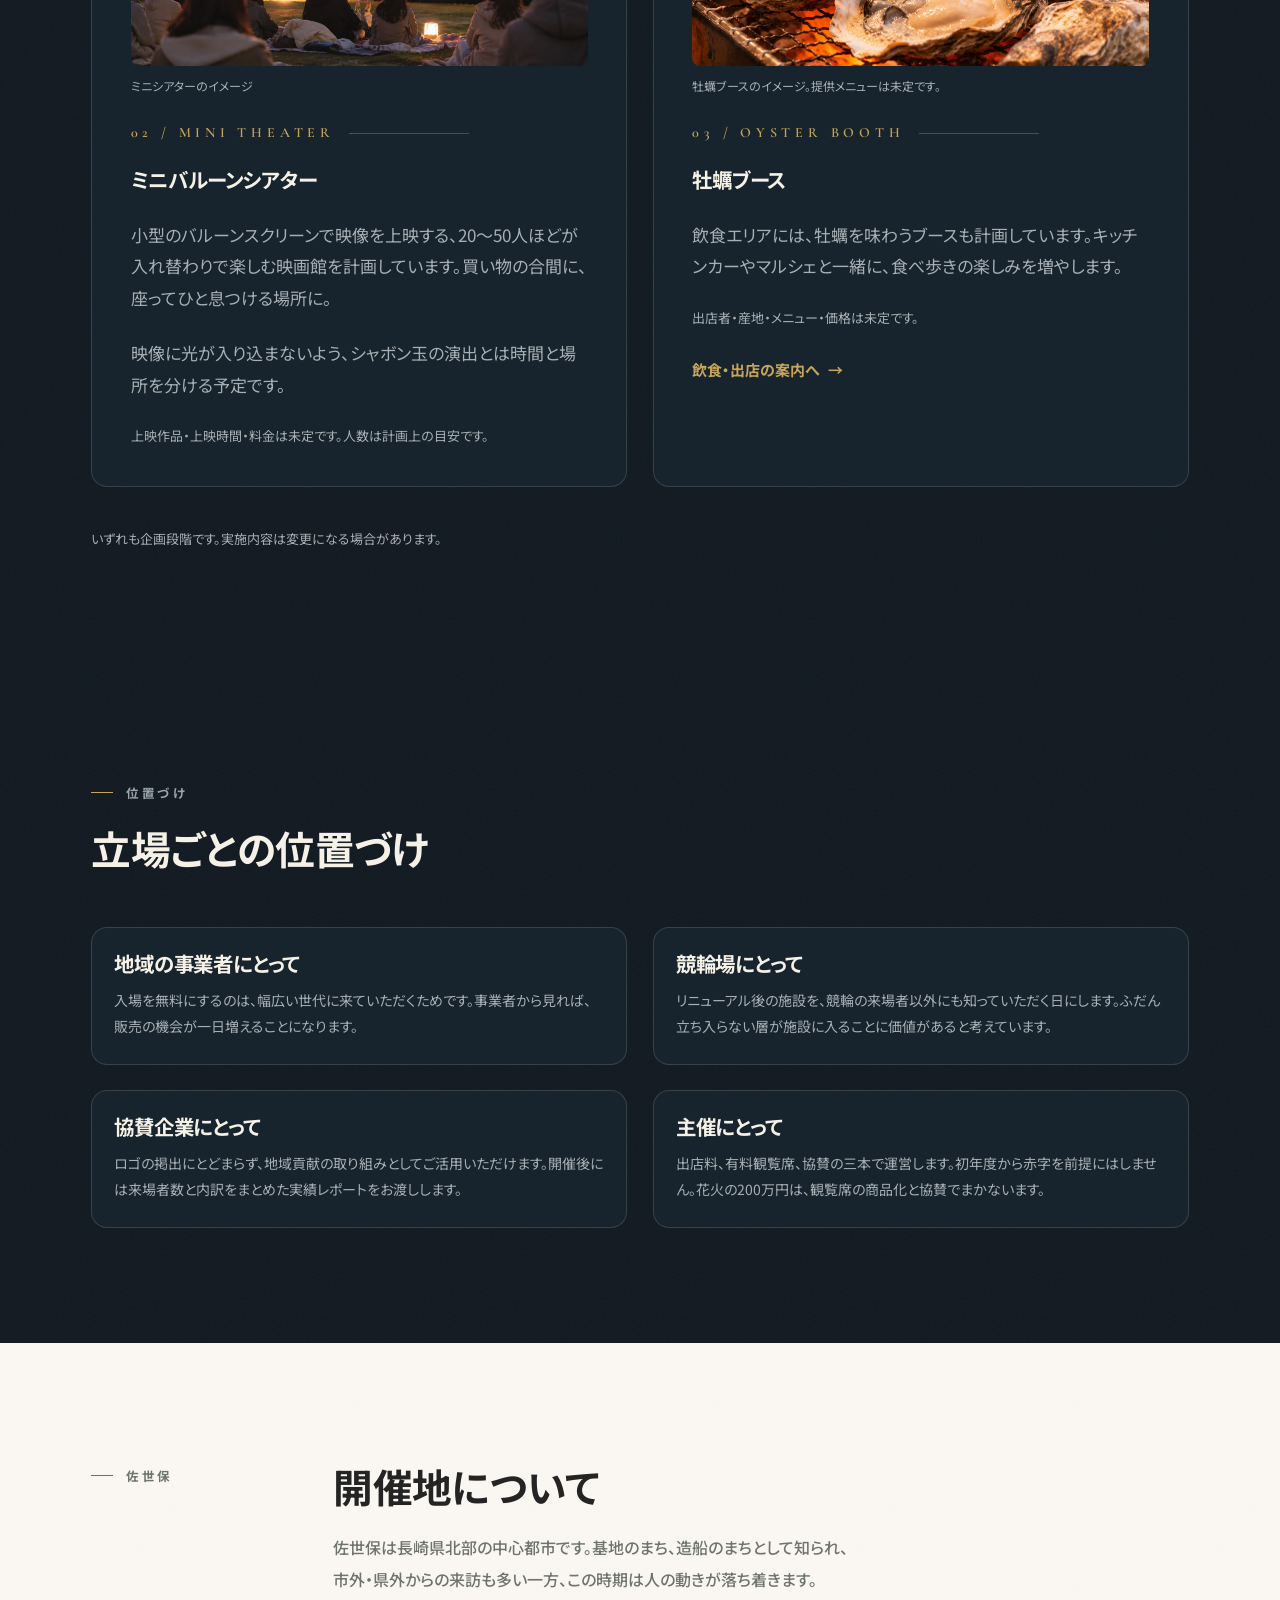
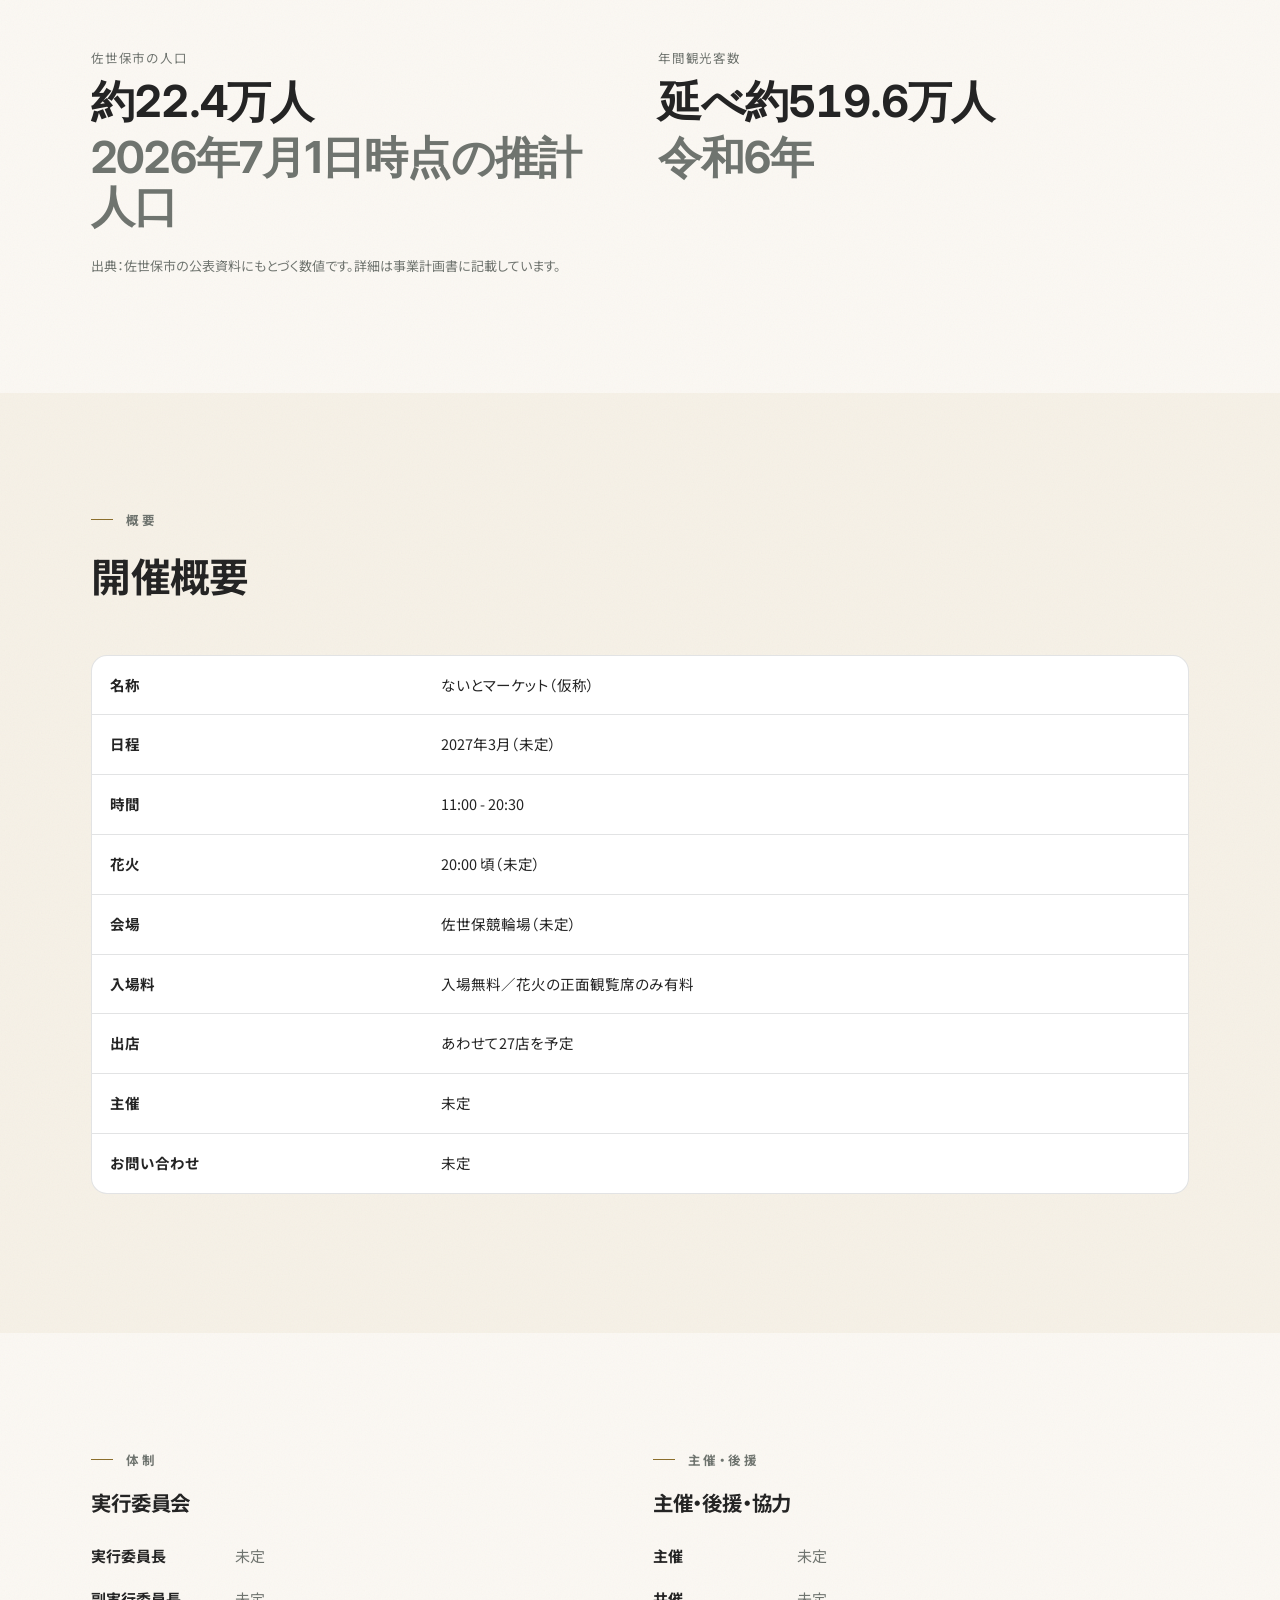
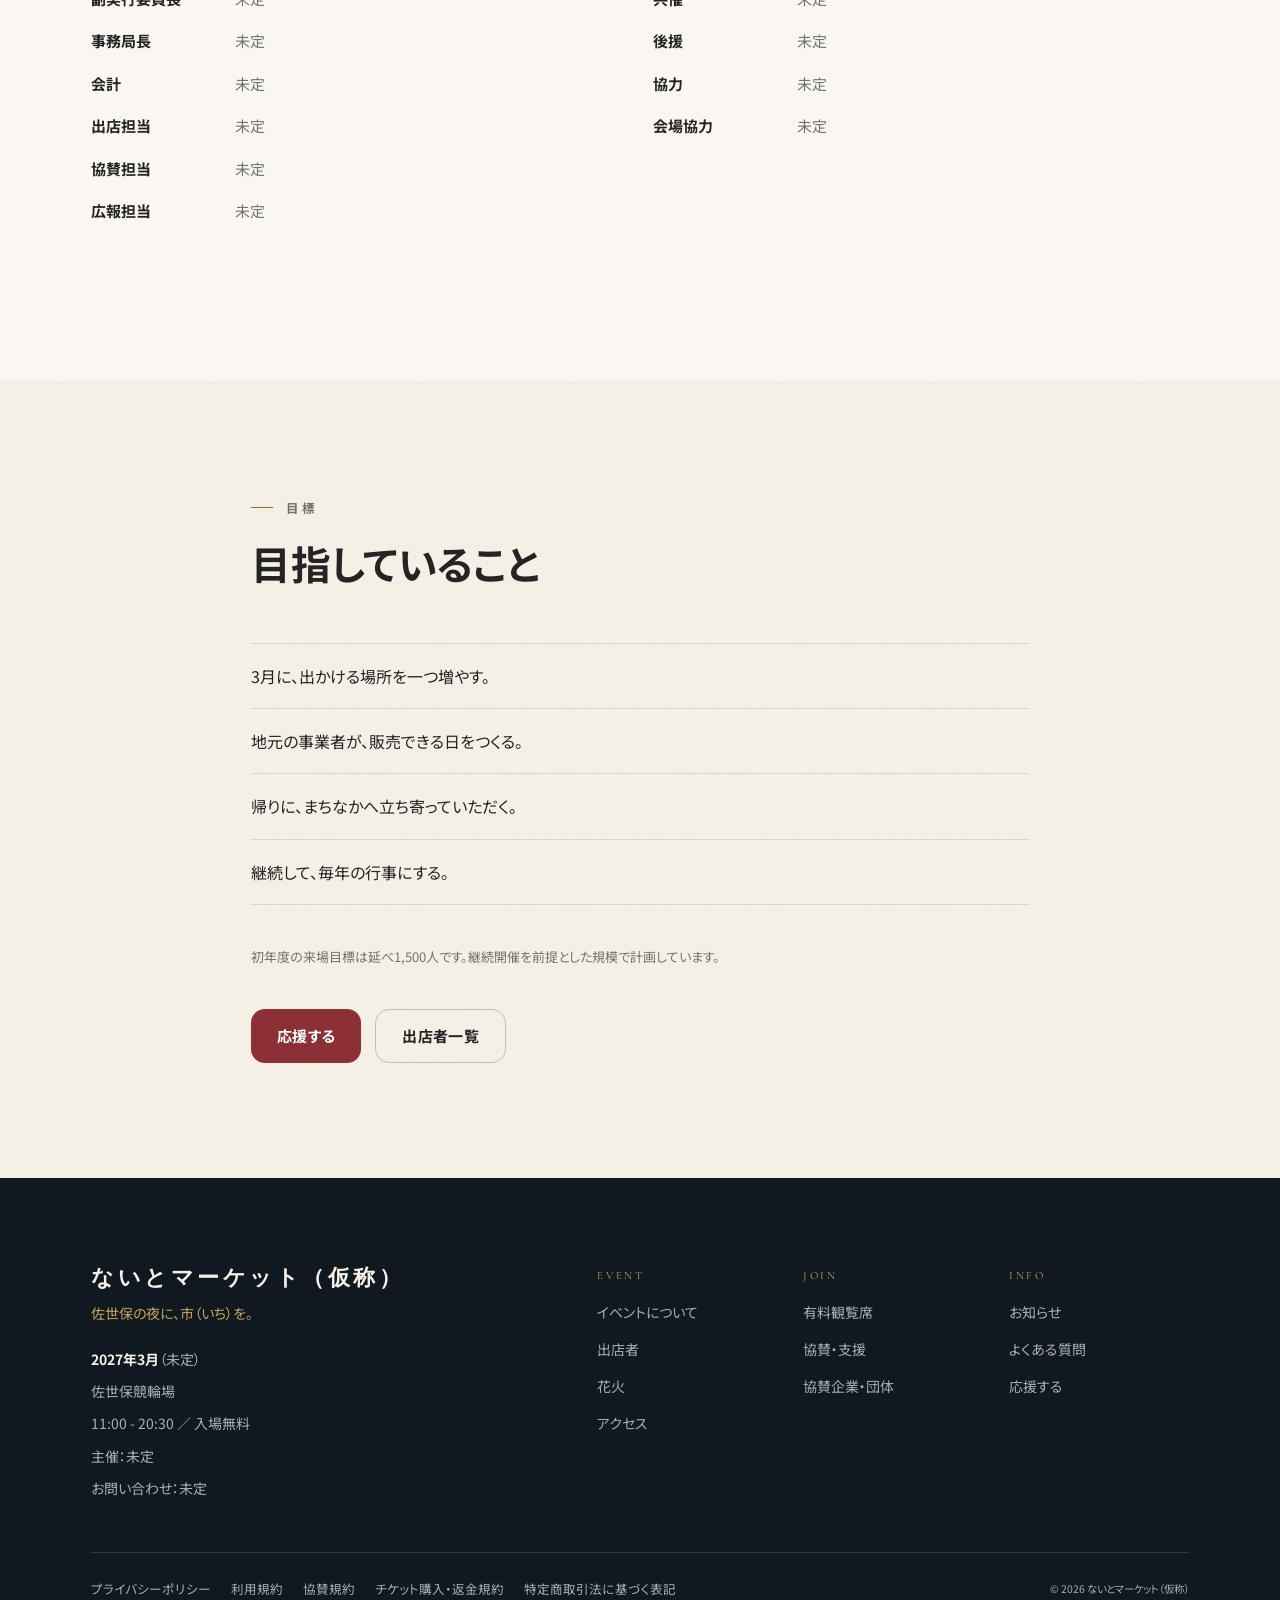
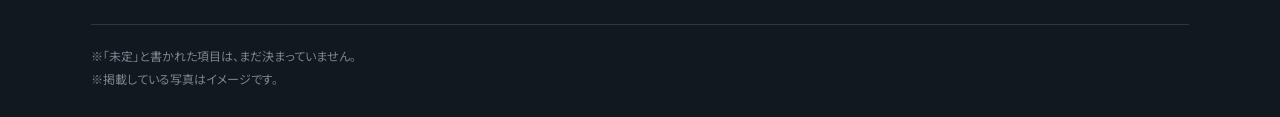
<file: about.html>
<!doctype html>
<html lang="ja">
<head>
<meta charset="utf-8">
<meta name="viewport" content="width=device-width, initial-scale=1">
<title>イベントについて｜ないとマーケット（仮称）</title>
<meta name="description" content="人の動きが落ち着く時期に、地域の消費と人流をつくる入場無料の屋外マーケット。企画方針、地域・会場・協賛それぞれにとっての意義をご説明します。">
<meta name="robots" content="noindex"><!-- ★公開時に削除してください（仕様書21章） -->
<!-- ★ canonical は正式ドメインが決まってから戻すこと。
     example.jp のまま公開すると、検索側に別の URL を
     正として伝えてしまう。<link rel="canonical" href="https://※/about.html"> -->
<meta property="og:type" content="website">
<meta property="og:site_name" content="ないとマーケット（仮称）">
<meta property="og:title" content="イベントについて｜ないとマーケット（仮称）">
<meta property="og:description" content="人の動きが落ち着く時期に、地域の消費と人流をつくる入場無料の屋外マーケット。企画方針、地域・会場・協賛それぞれにとっての意義をご説明します。">
<meta property="og:image" content="assets/img/photo/og-image.jpg">
<meta name="twitter:card" content="summary_large_image">
<link rel="preconnect" href="https://fonts.googleapis.com">
<link rel="preconnect" href="https://fonts.gstatic.com" crossorigin>
<link href="https://fonts.googleapis.com/css2?family=Cormorant+Garamond:wght@500;600&family=Inter:wght@600;700&family=Noto+Sans+JP:wght@400;500;700&display=swap" rel="stylesheet">
<link rel="stylesheet" href="assets/css/style.css">
</head>
<body>
<a class="skip" href="#main">本文へスキップ</a>
<div class="topbar" id="topbar">
<div id="alert"></div>
<header class="hd is-solid">
  <div class="hd__in">
    <a class="logo" href="index.html" aria-label="ないとマーケット（仮称） トップページ">
      <span class="logo__en"><span>NIGHT</span><span>MARKET</span></span>
      <span class="logo__jp">ないとマーケット（仮称）</span>
    </a>
    <nav class="nav" aria-label="メインナビゲーション"><a class="nav__link" data-page="about.html" href="about.html">ABOUT</a><a class="nav__link" data-page="market.html" href="market.html">MARKET</a><a class="nav__link" data-page="fireworks.html" href="fireworks.html">FIREWORKS</a><a class="nav__link" data-page="ticket.html" href="ticket.html">TICKET</a><a class="nav__link" data-page="support.html" href="support.html">SUPPORT</a><a class="nav__link" data-page="access.html" href="access.html">ACCESS</a></nav>
    <a class="hd__cta" id="hdCta" href="support.html">
      <span class="hd__cta-sub">応援する</span>
      <span class="hd__cta-main">1,000円から受付中</span>
    </a>
    <button type="button" class="burger" aria-expanded="false" aria-controls="drawer" aria-label="メニューを開く"><span></span></button>
  </div>
</header>
</div>

<div class="drawer" id="drawer">
  <button type="button" class="drawer__close" aria-label="メニューを閉じる">&#215;</button>
  <nav class="drawer__nav" aria-label="モバイルナビゲーション"><a class="drawer__link" href="about.html"><span>ABOUT</span>イベントについて</a><a class="drawer__link" href="market.html"><span>MARKET</span>出店者</a><a class="drawer__link" href="fireworks.html"><span>FIREWORKS</span>花火</a><a class="drawer__link" href="ticket.html"><span>TICKET</span>有料観覧席</a><a class="drawer__link" href="support.html"><span>SUPPORT</span>協賛・支援</a><a class="drawer__link" href="access.html"><span>ACCESS</span>アクセス</a><a class="drawer__link" href="partners.html"><span>PARTNERS</span>協賛企業・団体</a><a class="drawer__link" href="news.html"><span>NEWS</span>お知らせ</a><a class="drawer__link" href="faq.html"><span>FAQ</span>よくある質問</a></nav>
  <div class="drawer__foot">
    <a class="btn btn--support btn--block" href="support.html">応援する</a>
    <a class="btn btn--secondary btn--block" href="ticket.html">有料観覧席</a>
  </div>
</div>

<main id="main">
<header class="phead">
  <div class="phead__media"><img src="assets/img/photo/about.jpg" alt="" width="1400" height="1000"></div>
  <div class="phead__scrim"></div>
  <div class="wrap phead__in">
    <nav class="crumb" aria-label="現在地"><a href="index.html">TOP</a><span>/</span><span>About</span></nav>
    <p class="eyebrow">About</p>
    <h1 class="h1">イベントについて</h1>
    <p class="lead">初年度の方針と、この企画で目指していることをまとめました。</p>
  </div>
</header>

<section class="section section--ivory">
  <div class="wrap">
    <div class="split">
      <div class="rv">
        <p class="label">背景</p>
        <h2 class="h2">開催にあたって</h2>
        <p class="lead mt-s" style="color:var(--muted)">
          佐世保の冬の終わりは、人が外へ出る機会が少なくなります。年度の変わり目までのあいだ、
          まちなかへ足を運ぶきっかけが多くありません。
        </p>
        <p class="mt-m" style="color:var(--muted)">
          この時期に一日だけ、朝から夜まで人が集まる場所をつくります。既存のイベントと競合させるつもりはありません。
          この時期の人の流れをもう一段つくること。目的はそこにあります。
        </p>
      </div>
      <div class="split__media rv">
        <img src="assets/img/photo/light.jpg" alt="会場中央に立つメインツリーと暖色の照明" loading="lazy" width="1400" height="933">
      </div>
    </div>
    <div class="figs mt-xl" id="figures"></div>
    <p class="note mt-m">計画上の目標値です。実績は開催後に「開催後レポート」として公開します。</p>
  </div>
</section>

<section class="section section--white">
  <div class="wrap">
    <div class="sec-head sec-head--rail rv">
      <p class="label">方針</p>
      <div>
        <h2 class="h2">初年度の方針</h2>
        <p class="lead">予算を広げて派手にするほうが簡単ですが、それでは一年で終わります。初年度は、やらないことから決めました。</p>
      </div>
    </div>
    <dl class="dl dl--lines rv">
      <dt>やらないこと</dt>
      <dd>著名人の招致、大型ステージ、大がかりな造作。初年度はいずれも行いません。シャボン玉やミニシアターは、小規模な企画として計画しています。</dd>
      <dt>残すこと</dt>
      <dd>地元事業者の出店機会、暖色の照明、子ども連れで来られること、夜の花火。この4つは削りません。</dd>
      <dt>判断の基準</dt>
      <dd>主催の収支だけで成否を判断しません。開催後にまちなかへ人が流れたかどうかを見ます。</dd>
    </dl>
  </div>
</section>

<section class="section section--ink" id="programs" aria-labelledby="aboutProgramTitle">
  <div class="wrap">
    <div class="sec-head">
      <p class="label">企画中</p>
      <h2 class="h2" id="aboutProgramTitle">会場で楽しむ、3つの企画。</h2>
      <p class="lead">買い物や食事の合間に、足を止めて楽しめる時間をつくります。</p>
    </div>
    <article class="program-detail" id="bubbles">
      <figure class="program-detail__photo">
        <img src="assets/img/photo/bubble-night.jpg" alt="夜空いっぱいのシャボン玉を、集まった人たちが見上げている様子" width="1199" height="1312" loading="lazy">
        <figcaption>シャボン玉演出の参考写真です。当イベントの開催実績ではありません。</figcaption>
      </figure>
      <div>
        <p class="eyebrow">01 / Night Bubbles</p>
        <h3 class="h2">シャボン玉 ×<br>ライトアップ</h3>
        <p class="mt-m">灯りの入った会場にシャボン玉を飛ばし、光を受けて色が変わる様子を楽しむ企画です。日没後、音楽に合わせた10〜15分ほどのショーを考えています。</p>
        <p class="mt-m">大きなステージをつくるのではなく、会場の照明を生かした演出に。歩いている途中でも、立ち止まって眺められる場所を目指します。</p>
        <p class="note mt-m">出演者・実施時刻・観覧場所は未定です。</p>
      </div>
    </article>
    <div class="grid grid--2 mt-xl">
      <article class="program-card" id="mini-theater">
        <figure class="program-card__photo">
          <img src="assets/img/photo/mini-theater.jpg" alt="屋外のバルーンスクリーンを囲み、座って映像を見る人たち" width="1672" height="941" loading="lazy">
          <figcaption>ミニシアターのイメージ</figcaption>
        </figure>
        <p class="eyebrow">02 / Mini Theater</p>
        <h3 class="h3">ミニバルーンシアター</h3>
        <p class="mt-m">小型のバルーンスクリーンで映像を上映する、20〜50人ほどが入れ替わりで楽しむ映画館を計画しています。買い物の合間に、座ってひと息つける場所に。</p>
        <p class="mt-m">映像に光が入り込まないよう、シャボン玉の演出とは時間と場所を分ける予定です。</p>
        <p class="note mt-m">上映作品・上映時間・料金は未定です。人数は計画上の目安です。</p>
      </article>
      <article class="program-card" id="oysters">
        <figure class="program-card__photo">
          <img src="assets/img/photo/oyster-grill.jpg" alt="網の上で湯気を立てる殻付きの焼き牡蠣" width="1536" height="1024" loading="lazy">
          <figcaption>牡蠣ブースのイメージ。提供メニューは未定です。</figcaption>
        </figure>
        <p class="eyebrow">03 / Oyster Booth</p>
        <h3 class="h3">牡蠣ブース</h3>
        <p class="mt-m">飲食エリアには、牡蠣を味わうブースも計画しています。キッチンカーやマルシェと一緒に、食べ歩きの楽しみを増やします。</p>
        <p class="note mt-m">出店者・産地・メニュー・価格は未定です。</p>
        <p class="mt-m"><a class="tlink" href="market.html#oysters">飲食・出店の案内へ<span class="btn__arrow">&#8594;</span></a></p>
      </article>
    </div>
    <p class="note mt-l">いずれも企画段階です。実施内容は変更になる場合があります。</p>
  </div>
</section>

<section class="section section--ink">
  <div class="wrap">
    <div class="sec-head rv">
      <p class="label">位置づけ</p>
      <h2 class="h2">立場ごとの位置づけ</h2>
    </div>
    <div class="grid grid--2">
      <article class="card rv" data-rv-i="0"><div class="card__body">
        <h3 class="h3">地域の事業者にとって</h3>
        <p class="card__desc">入場を無料にするのは、幅広い世代に来ていただくためです。事業者から見れば、販売の機会が一日増えることになります。</p>
      </div></article>
      <article class="card rv" data-rv-i="1"><div class="card__body">
        <h3 class="h3">競輪場にとって</h3>
        <p class="card__desc">リニューアル後の施設を、競輪の来場者以外にも知っていただく日にします。ふだん立ち入らない層が施設に入ることに価値があると考えています。</p>
      </div></article>
      <article class="card rv" data-rv-i="2"><div class="card__body">
        <h3 class="h3">協賛企業にとって</h3>
        <p class="card__desc">ロゴの掲出にとどまらず、地域貢献の取り組みとしてご活用いただけます。開催後には来場者数と内訳をまとめた実績レポートをお渡しします。</p>
      </div></article>
      <article class="card rv" data-rv-i="3"><div class="card__body">
        <h3 class="h3">主催にとって</h3>
        <p class="card__desc">出店料、有料観覧席、協賛の三本で運営します。初年度から赤字を前提にはしません。花火の200万円は、観覧席の商品化と協賛でまかないます。</p>
      </div></article>
    </div>
  </div>
</section>

<section class="section section--white">
  <div class="wrap">
    <div class="sec-head sec-head--rail rv">
      <p class="label">佐世保</p>
      <div>
        <h2 class="h2">開催地について</h2>
        <p class="lead">佐世保は長崎県北部の中心都市です。基地のまち、造船のまちとして知られ、市外・県外からの来訪も多い一方、この時期は人の動きが落ち着きます。</p>
      </div>
    </div>
    <div class="figs rv" id="region"></div>
    <p class="note mt-m" id="regionSource"></p>
  </div>
</section>

<section class="section section--ivory">
  <div class="wrap">
    <div class="sec-head rv">
      <p class="label">概要</p>
      <h2 class="h2">開催概要</h2>
    </div>
    <div class="tbl rv">
      <table>
        <tbody>
          <tr><th scope="row">名称</th><td data-l="NAME">ないとマーケット（仮称）</td></tr>
          <tr><th scope="row">日程</th><td data-l="DATE"><span class="js-date">2027年3月</span>（未定）</td></tr>
          <tr><th scope="row">時間</th><td data-l="TIME"><span class="js-open">11:00 - 20:30</span></td></tr>
          <tr><th scope="row">花火</th><td data-l="FIREWORKS"><span class="js-fireworks-time">20:00</span> 頃（未定）</td></tr>
          <tr><th scope="row">会場</th><td data-l="VENUE"><span class="js-venue">佐世保競輪場</span>（<span class="js-address">未定</span>）</td></tr>
          <tr><th scope="row">入場料</th><td data-l="ADMISSION"><span class="js-admission">入場無料</span>／花火の正面観覧席のみ有料</td></tr>
          <tr><th scope="row">出店</th><td data-l="VENDORS">あわせて27店を予定</td></tr>
          <tr><th scope="row">主催</th><td data-l="ORGANIZER"><span class="js-organizer">未定</span></td></tr>
          <tr><th scope="row">お問い合わせ</th><td data-l="CONTACT"><span class="js-contact">未定</span></td></tr>
        </tbody>
      </table>
    </div>
    <p class="note mt-m"></p>
  </div>
</section>

<section class="section section--white">
  <div class="wrap">
    <div class="grid grid--2">
      <div class="rv">
        <p class="label">体制</p>
        <h2 class="h3">実行委員会</h2>
        <dl class="dl mt-m" id="committee"></dl>
      </div>
      <div class="rv">
        <p class="label">主催・後援</p>
        <h2 class="h3">主催・後援・協力</h2>
        <dl class="dl mt-m" id="credits"></dl>
      </div>
    </div>
    <p class="note mt-l"></p>
  </div>
</section>

<section class="section section--ivory">
  <div class="wrap wrap--narrow">
    <div class="sec-head rv">
      <p class="label">目標</p>
      <h2 class="h2">目指していること</h2>
    </div>
    <ul class="list-plain rv">
      <li>3月に、出かける場所を一つ増やす。</li>
      <li>地元の事業者が、販売できる日をつくる。</li>
      <li>帰りに、まちなかへ立ち寄っていただく。</li>
      <li>継続して、毎年の行事にする。</li>
    </ul>
    <p class="note mt-l">初年度の来場目標は延べ1,500人です。継続開催を前提とした規模で計画しています。</p>
    <div class="btn-row mt-l">
      <a class="btn btn--support" href="support.html">応援する</a>
      <a class="btn btn--outline" href="market.html">出店者一覧</a>
    </div>
  </div>
</section>
</main>

<footer class="ft">
  <div class="wrap">
    <div class="ft__top">
      <div class="ft__brand">
        <p class="logo__en">ないとマーケット（仮称）</p>
        <p class="ft__tag">佐世保の夜に、市（いち）を。</p>
        <div class="ft__info">
          <p><b class="js-date">2027年3月</b><span class="js-provisional" hidden>（未定）</span></p>
          <p class="js-venue">佐世保競輪場</p>
          <p><span class="js-open">11:00 - 20:30</span> ／ <span class="js-admission">入場無料</span></p>
          <p>主催：<span class="js-organizer">未定</span></p>
          <p>お問い合わせ：<span class="js-contact">未定</span></p>
        </div>
      </div>
      <div class="ft__navs">
        <div>
          <p class="ft__ttl">Event</p>
          <ul class="ft__list">
            <li><a href="about.html">イベントについて</a></li>
              <li><a href="market.html">出店者</a></li>
            <li><a href="fireworks.html">花火</a></li>
            <li><a href="access.html">アクセス</a></li>
          </ul>
        </div>
        <div>
          <p class="ft__ttl">Join</p>
          <ul class="ft__list">
            <li><a href="ticket.html">有料観覧席</a></li>
            <li><a href="support.html">協賛・支援</a></li>
            <li><a href="partners.html">協賛企業・団体</a></li>
          </ul>
        </div>
        <div>
          <p class="ft__ttl">Info</p>
          <ul class="ft__list">
            <li><a href="news.html">お知らせ</a></li>
            <li><a href="faq.html">よくある質問</a></li>
            <li><a href="index.html#meter">応援する</a></li>
          </ul>
        </div>
      </div>
    </div>
    <div class="ft__bottom">
      <div class="ft__legal" id="legalLinks"></div>
      <small>&copy; <span class="js-year">2026</span> ないとマーケット（仮称）</small>
    </div>
    <p class="ft__note">
      ※「未定」と書かれた項目は、まだ決まっていません。<br>
      ※掲載している写真はイメージです。
    </p>
  </div>
</footer>

<div class="mcta">
  <a class="btn btn--support" href="support.html">応援する</a>
  <a class="btn btn--secondary" href="ticket.html">観覧席について</a><!-- 席の販売は、花火の打ち上げ場所が決まるまで開けない（仕様書5節） -->
</div>
<div class="toast" id="toast" role="status" aria-live="polite"></div>

<script src="assets/js/data.js"></script>
<script src="assets/js/site.js"></script>
</body>
</html>
</file>
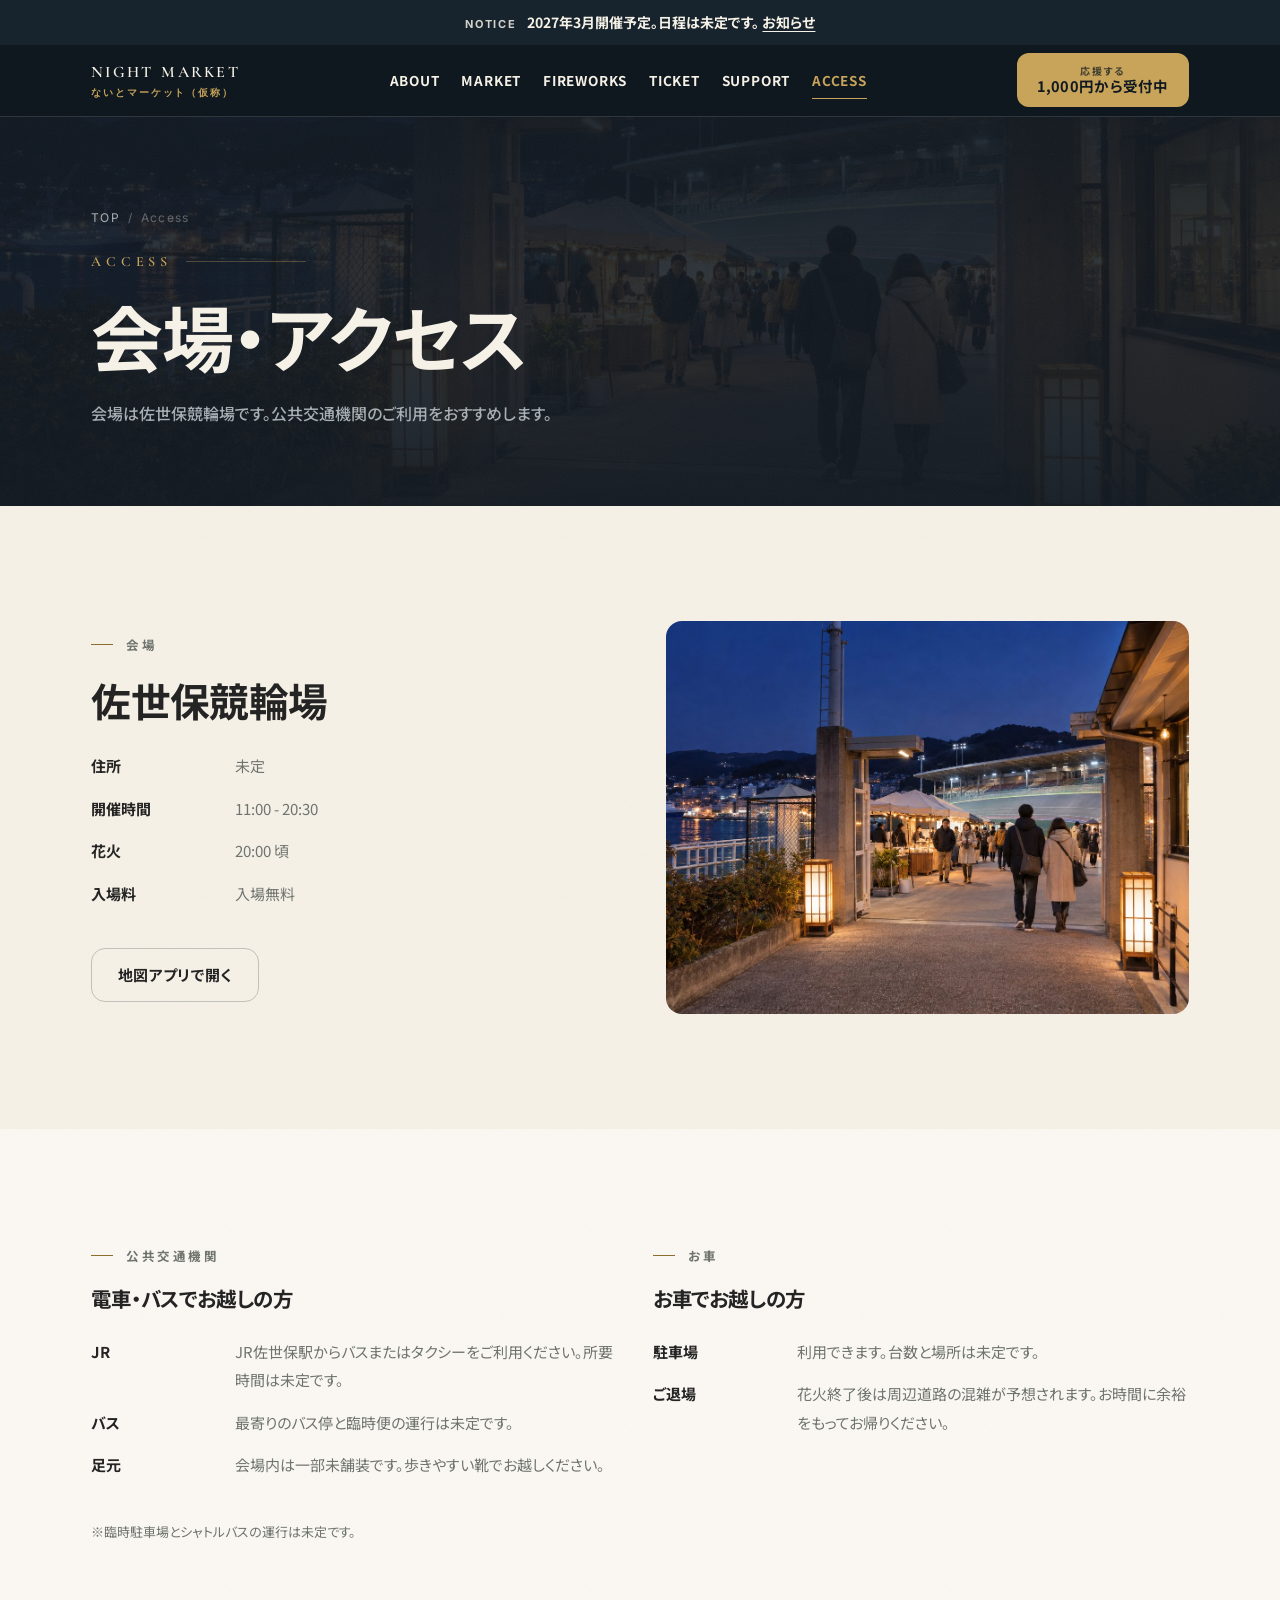
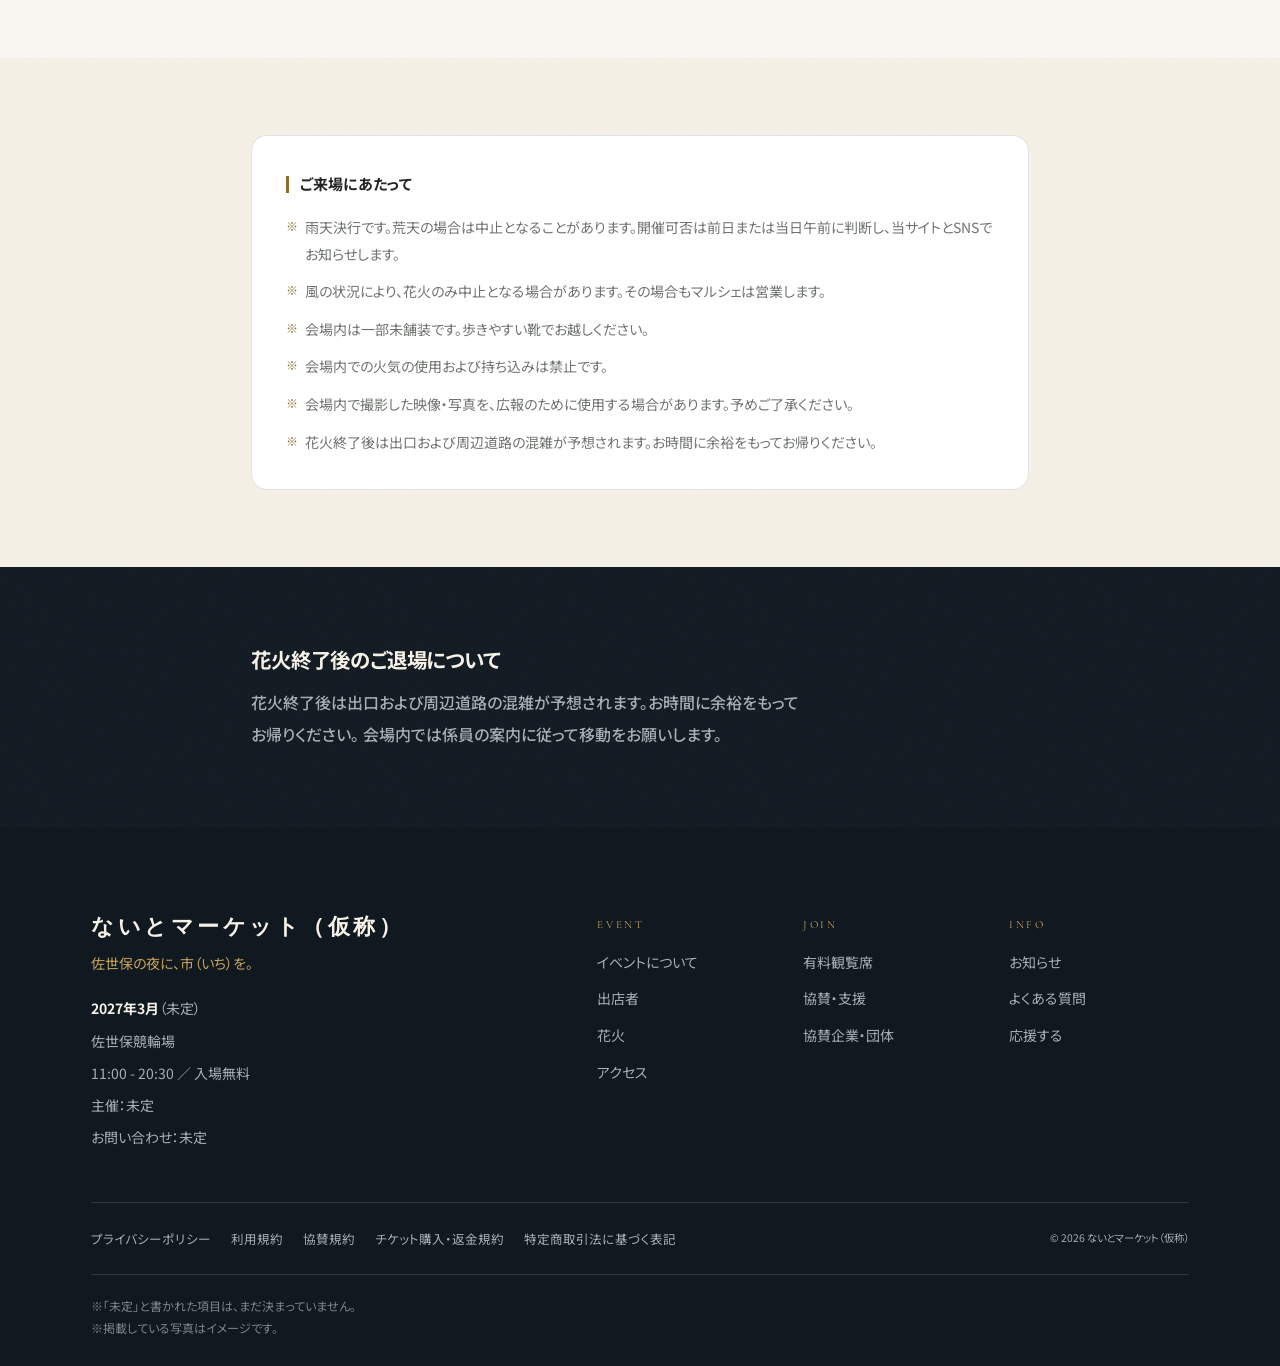
<file: access.html>
<!doctype html>
<html lang="ja">
<head>
<meta charset="utf-8">
<meta name="viewport" content="width=device-width, initial-scale=1">
<title>アクセス｜ないとマーケット（仮称）</title>
<meta name="description" content="会場は佐世保競輪場。公共交通機関・お車でのアクセスと、花火終了後の退場についてご案内します。">
<meta name="robots" content="noindex"><!-- ★公開時に削除してください（仕様書21章） -->
<!-- ★ canonical は正式ドメインが決まってから戻すこと。
     example.jp のまま公開すると、検索側に別の URL を
     正として伝えてしまう。<link rel="canonical" href="https://※/access.html"> -->
<meta property="og:type" content="website">
<meta property="og:site_name" content="ないとマーケット（仮称）">
<meta property="og:title" content="アクセス｜ないとマーケット（仮称）">
<meta property="og:description" content="会場は佐世保競輪場。公共交通機関・お車でのアクセスと、花火終了後の退場についてご案内します。">
<meta property="og:image" content="assets/img/photo/og-image.jpg">
<meta name="twitter:card" content="summary_large_image">
<link rel="preconnect" href="https://fonts.googleapis.com">
<link rel="preconnect" href="https://fonts.gstatic.com" crossorigin>
<link href="https://fonts.googleapis.com/css2?family=Cormorant+Garamond:wght@500;600&family=Inter:wght@600;700&family=Noto+Sans+JP:wght@400;500;700&display=swap" rel="stylesheet">
<link rel="stylesheet" href="assets/css/style.css">
</head>
<body>
<a class="skip" href="#main">本文へスキップ</a>
<div class="topbar" id="topbar">
<div id="alert"></div>
<header class="hd is-solid">
  <div class="hd__in">
    <a class="logo" href="index.html" aria-label="ないとマーケット（仮称） トップページ">
      <span class="logo__en"><span>NIGHT</span><span>MARKET</span></span>
      <span class="logo__jp">ないとマーケット（仮称）</span>
    </a>
    <nav class="nav" aria-label="メインナビゲーション"><a class="nav__link" data-page="about.html" href="about.html">ABOUT</a><a class="nav__link" data-page="market.html" href="market.html">MARKET</a><a class="nav__link" data-page="fireworks.html" href="fireworks.html">FIREWORKS</a><a class="nav__link" data-page="ticket.html" href="ticket.html">TICKET</a><a class="nav__link" data-page="support.html" href="support.html">SUPPORT</a><a class="nav__link" data-page="access.html" href="access.html">ACCESS</a></nav>
    <a class="hd__cta" id="hdCta" href="support.html">
      <span class="hd__cta-sub">応援する</span>
      <span class="hd__cta-main">1,000円から受付中</span>
    </a>
    <button type="button" class="burger" aria-expanded="false" aria-controls="drawer" aria-label="メニューを開く"><span></span></button>
  </div>
</header>
</div>

<div class="drawer" id="drawer">
  <button type="button" class="drawer__close" aria-label="メニューを閉じる">&#215;</button>
  <nav class="drawer__nav" aria-label="モバイルナビゲーション"><a class="drawer__link" href="about.html"><span>ABOUT</span>イベントについて</a><a class="drawer__link" href="market.html"><span>MARKET</span>出店者</a><a class="drawer__link" href="fireworks.html"><span>FIREWORKS</span>花火</a><a class="drawer__link" href="ticket.html"><span>TICKET</span>有料観覧席</a><a class="drawer__link" href="support.html"><span>SUPPORT</span>協賛・支援</a><a class="drawer__link" href="access.html"><span>ACCESS</span>アクセス</a><a class="drawer__link" href="partners.html"><span>PARTNERS</span>協賛企業・団体</a><a class="drawer__link" href="news.html"><span>NEWS</span>お知らせ</a><a class="drawer__link" href="faq.html"><span>FAQ</span>よくある質問</a></nav>
  <div class="drawer__foot">
    <a class="btn btn--support btn--block" href="support.html">応援する</a>
    <a class="btn btn--secondary btn--block" href="ticket.html">有料観覧席</a>
  </div>
</div>

<main id="main">
<header class="phead">
  <div class="phead__media"><img src="assets/img/photo/access.jpg" alt="" width="1400" height="1000"></div>
  <div class="phead__scrim"></div>
  <div class="wrap phead__in">
    <nav class="crumb" aria-label="現在地"><a href="index.html">TOP</a><span>/</span><span>Access</span></nav>
    <p class="eyebrow">Access</p>
    <h1 class="h1">会場・アクセス</h1>
    <p class="lead">会場は佐世保競輪場です。公共交通機関のご利用をおすすめします。</p>
  </div>
</header>

<section class="section section--ivory">
  <div class="wrap">
    <div class="split">
      <div class="rv">
        <p class="label">会場</p>
        <h2 class="h2 js-venue">佐世保競輪場</h2>
        <dl class="dl mt-m">
          <dt>住所</dt><dd class="js-address">未定</dd>
          <dt>開催時間</dt><dd class="js-open">11:00 - 20:30</dd>
          <dt>花火</dt><dd><span class="js-fireworks-time">20:00</span> 頃</dd>
          <dt>入場料</dt><dd class="js-admission">入場無料</dd>
        </dl>
        <div class="btn-row mt-l">
          <a class="btn btn--outline js-map-link" href="#" target="_blank" rel="noopener">地図アプリで開く</a>
        </div>
      </div>
      <div class="split__media rv">
        <img src="assets/img/photo/access.jpg" alt="バンク越しに花火が上がる佐世保競輪場" loading="lazy" width="1400" height="875">
      </div>
    </div>
  </div>
</section>

<section class="section section--white">
  <div class="wrap">
    <div class="grid grid--2">
      <div class="rv">
        <p class="label">公共交通機関</p>
        <h2 class="h3">電車・バスでお越しの方</h2>
        <dl class="dl mt-m" id="accessTransit"></dl>
      </div>
      <div class="rv">
        <p class="label">お車</p>
        <h2 class="h3">お車でお越しの方</h2>
        <dl class="dl mt-m" id="accessCar"></dl>
      </div>
    </div>
    <p class="note mt-l">
      ※臨時駐車場とシャトルバスの運行は未定です。
    </p>
  </div>
</section>

<section class="section section--ivory section--tight">
  <div class="wrap wrap--narrow">
    <div class="notice rv" id="notice"></div>
  </div>
</section>

<section class="section section--ink section--tight">
  <div class="wrap wrap--narrow">
    <h2 class="h3 rv">花火終了後のご退場について</h2>
    <p class="lead mt-s rv" style="color:var(--on-dark-mute)">
      花火終了後は出口および周辺道路の混雑が予想されます。お時間に余裕をもってお帰りください。
      会場内では係員の案内に従って移動をお願いします。
    </p>
  </div>
</section>
</main>

<footer class="ft">
  <div class="wrap">
    <div class="ft__top">
      <div class="ft__brand">
        <p class="logo__en">ないとマーケット（仮称）</p>
        <p class="ft__tag">佐世保の夜に、市（いち）を。</p>
        <div class="ft__info">
          <p><b class="js-date">2027年3月</b><span class="js-provisional" hidden>（未定）</span></p>
          <p class="js-venue">佐世保競輪場</p>
          <p><span class="js-open">11:00 - 20:30</span> ／ <span class="js-admission">入場無料</span></p>
          <p>主催：<span class="js-organizer">未定</span></p>
          <p>お問い合わせ：<span class="js-contact">未定</span></p>
        </div>
      </div>
      <div class="ft__navs">
        <div>
          <p class="ft__ttl">Event</p>
          <ul class="ft__list">
            <li><a href="about.html">イベントについて</a></li>
              <li><a href="market.html">出店者</a></li>
            <li><a href="fireworks.html">花火</a></li>
            <li><a href="access.html">アクセス</a></li>
          </ul>
        </div>
        <div>
          <p class="ft__ttl">Join</p>
          <ul class="ft__list">
            <li><a href="ticket.html">有料観覧席</a></li>
            <li><a href="support.html">協賛・支援</a></li>
            <li><a href="partners.html">協賛企業・団体</a></li>
          </ul>
        </div>
        <div>
          <p class="ft__ttl">Info</p>
          <ul class="ft__list">
            <li><a href="news.html">お知らせ</a></li>
            <li><a href="faq.html">よくある質問</a></li>
            <li><a href="index.html#meter">応援する</a></li>
          </ul>
        </div>
      </div>
    </div>
    <div class="ft__bottom">
      <div class="ft__legal" id="legalLinks"></div>
      <small>&copy; <span class="js-year">2026</span> ないとマーケット（仮称）</small>
    </div>
    <p class="ft__note">
      ※「未定」と書かれた項目は、まだ決まっていません。<br>
      ※掲載している写真はイメージです。
    </p>
  </div>
</footer>

<div class="mcta">
  <a class="btn btn--support" href="support.html">応援する</a>
  <a class="btn btn--secondary" href="ticket.html">観覧席について</a><!-- 席の販売は、花火の打ち上げ場所が決まるまで開けない（仕様書5節） -->
</div>
<div class="toast" id="toast" role="status" aria-live="polite"></div>

<script src="assets/js/data.js"></script>
<script src="assets/js/site.js"></script>
</body>
</html>
</file>
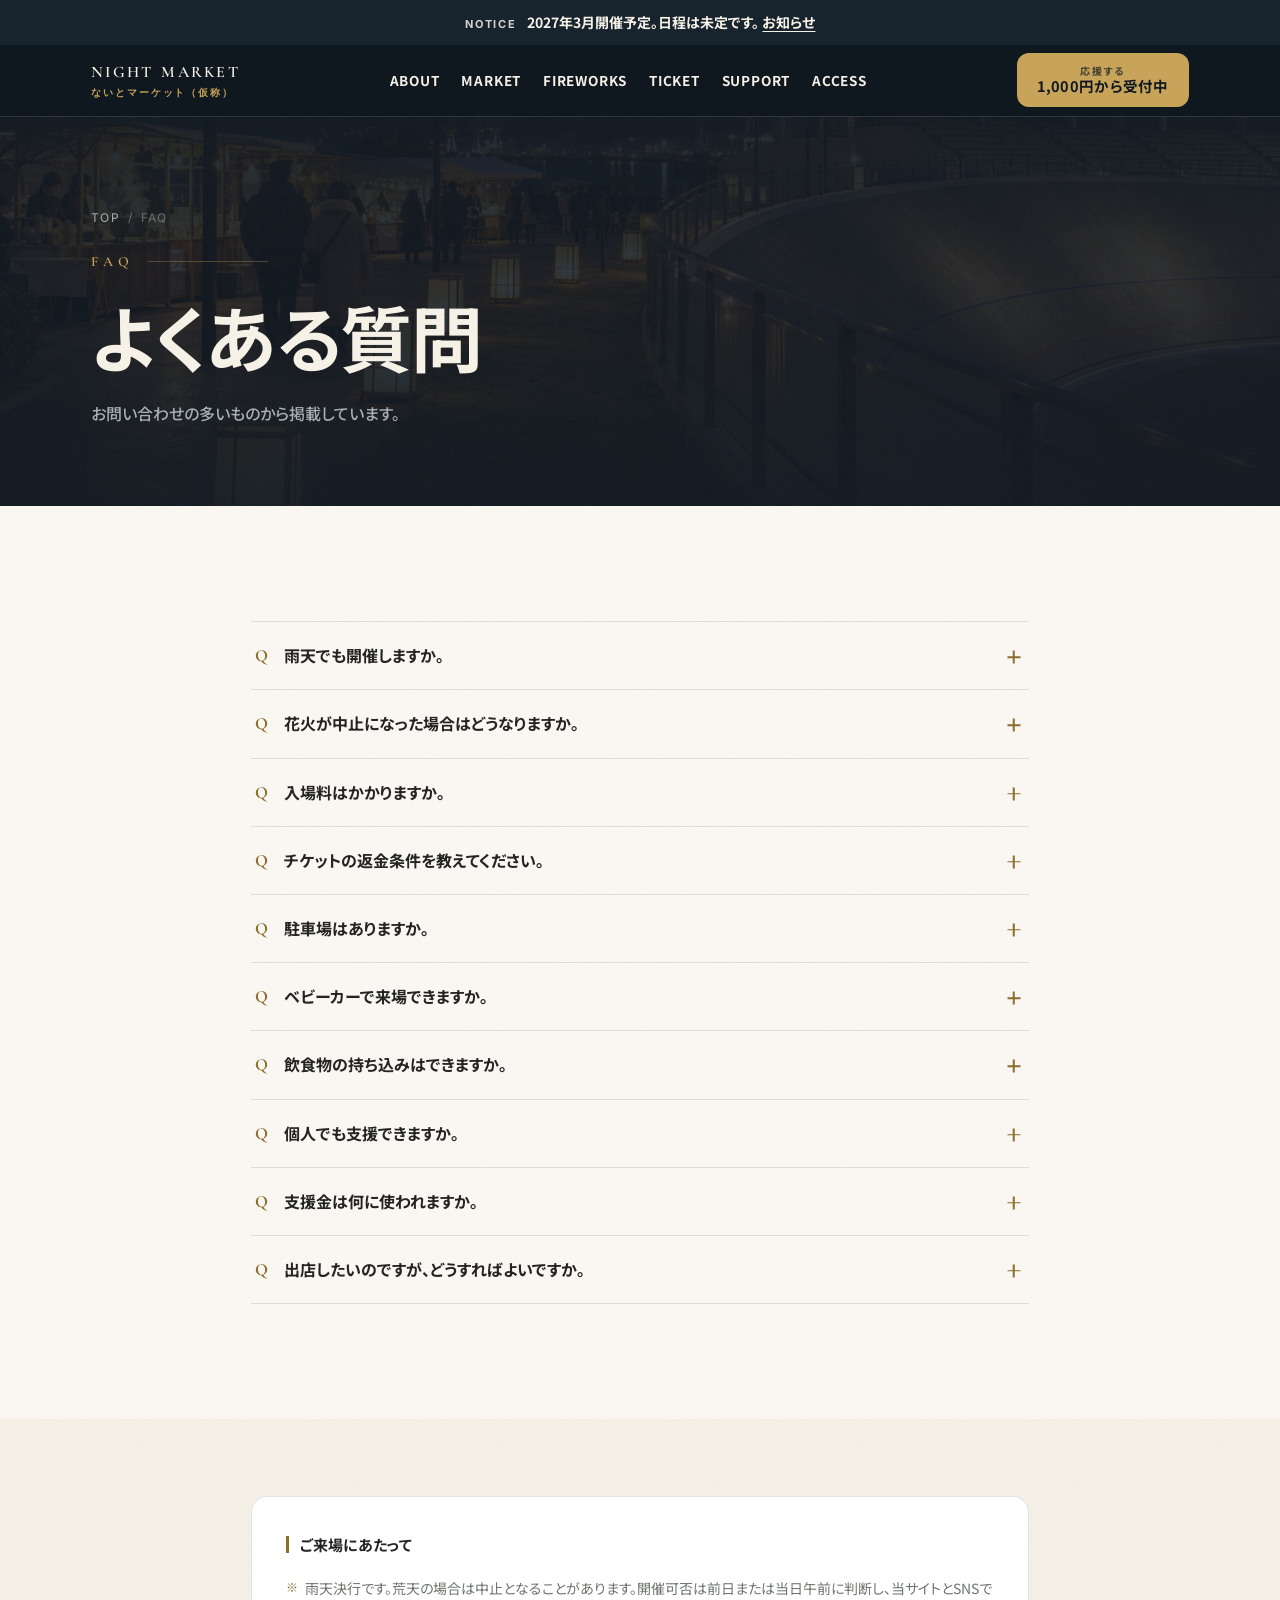
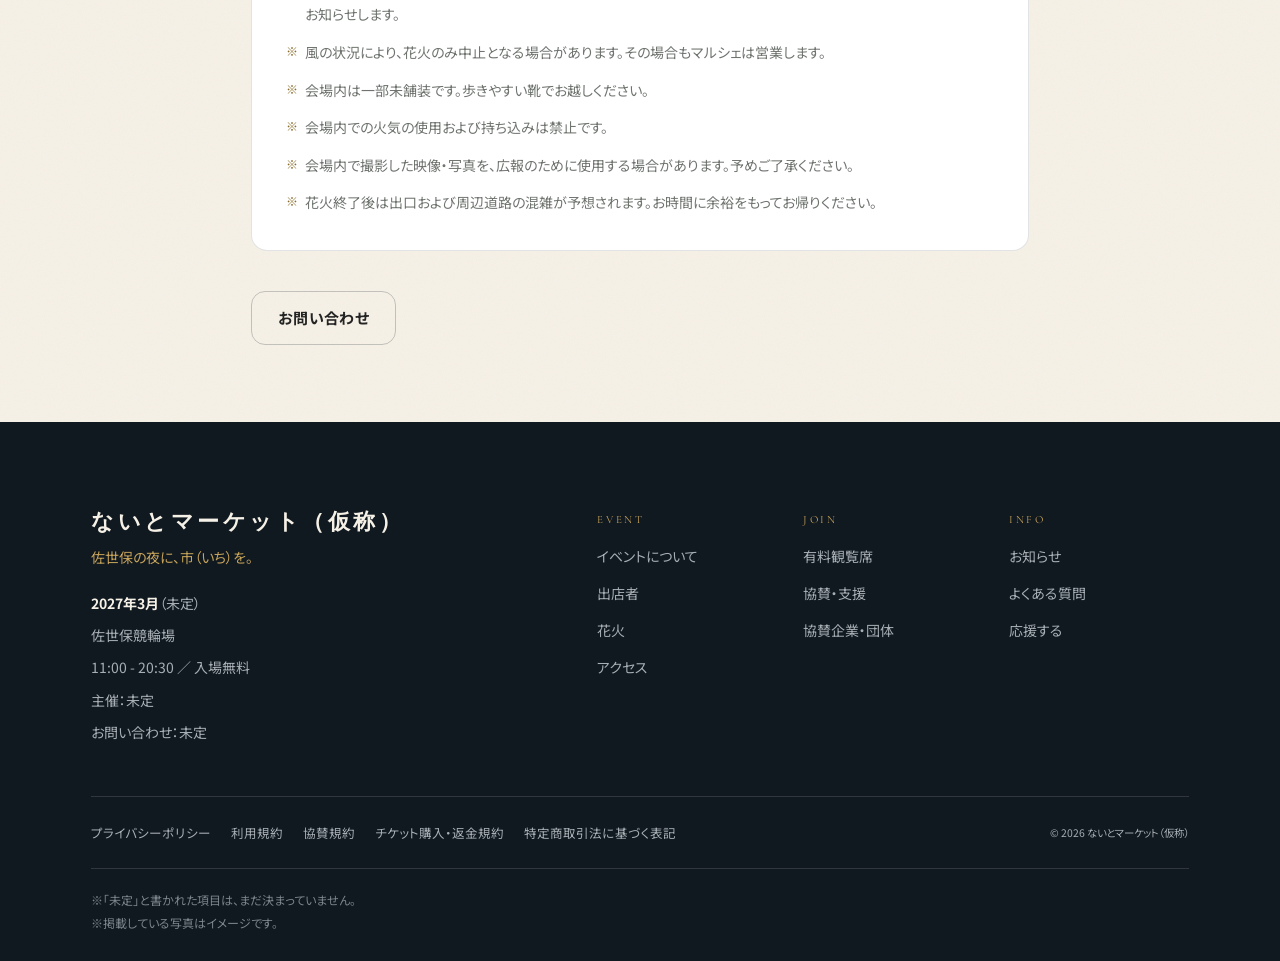
<file: faq.html>
<!doctype html>
<html lang="ja">
<head>
<meta charset="utf-8">
<meta name="viewport" content="width=device-width, initial-scale=1">
<title>よくある質問｜ないとマーケット（仮称）</title>
<meta name="description" content="開催、花火、料金、席、交通、子連れ、飲食、協賛についてのよくある質問にお答えします。">
<meta name="robots" content="noindex"><!-- ★公開時に削除してください（仕様書21章） -->
<!-- ★ canonical は正式ドメインが決まってから戻すこと。
     example.jp のまま公開すると、検索側に別の URL を
     正として伝えてしまう。<link rel="canonical" href="https://※/faq.html"> -->
<meta property="og:type" content="website">
<meta property="og:site_name" content="ないとマーケット（仮称）">
<meta property="og:title" content="よくある質問｜ないとマーケット（仮称）">
<meta property="og:description" content="開催、花火、料金、席、交通、子連れ、飲食、協賛についてのよくある質問にお答えします。">
<meta property="og:image" content="assets/img/photo/og-image.jpg">
<meta name="twitter:card" content="summary_large_image">
<link rel="preconnect" href="https://fonts.googleapis.com">
<link rel="preconnect" href="https://fonts.gstatic.com" crossorigin>
<link href="https://fonts.googleapis.com/css2?family=Cormorant+Garamond:wght@500;600&family=Inter:wght@600;700&family=Noto+Sans+JP:wght@400;500;700&display=swap" rel="stylesheet">
<link rel="stylesheet" href="assets/css/style.css">
</head>
<body>
<a class="skip" href="#main">本文へスキップ</a>
<div class="topbar" id="topbar">
<div id="alert"></div>
<header class="hd is-solid">
  <div class="hd__in">
    <a class="logo" href="index.html" aria-label="ないとマーケット（仮称） トップページ">
      <span class="logo__en"><span>NIGHT</span><span>MARKET</span></span>
      <span class="logo__jp">ないとマーケット（仮称）</span>
    </a>
    <nav class="nav" aria-label="メインナビゲーション"><a class="nav__link" data-page="about.html" href="about.html">ABOUT</a><a class="nav__link" data-page="market.html" href="market.html">MARKET</a><a class="nav__link" data-page="fireworks.html" href="fireworks.html">FIREWORKS</a><a class="nav__link" data-page="ticket.html" href="ticket.html">TICKET</a><a class="nav__link" data-page="support.html" href="support.html">SUPPORT</a><a class="nav__link" data-page="access.html" href="access.html">ACCESS</a></nav>
    <a class="hd__cta" id="hdCta" href="support.html">
      <span class="hd__cta-sub">応援する</span>
      <span class="hd__cta-main">1,000円から受付中</span>
    </a>
    <button type="button" class="burger" aria-expanded="false" aria-controls="drawer" aria-label="メニューを開く"><span></span></button>
  </div>
</header>
</div>

<div class="drawer" id="drawer">
  <button type="button" class="drawer__close" aria-label="メニューを閉じる">&#215;</button>
  <nav class="drawer__nav" aria-label="モバイルナビゲーション"><a class="drawer__link" href="about.html"><span>ABOUT</span>イベントについて</a><a class="drawer__link" href="market.html"><span>MARKET</span>出店者</a><a class="drawer__link" href="fireworks.html"><span>FIREWORKS</span>花火</a><a class="drawer__link" href="ticket.html"><span>TICKET</span>有料観覧席</a><a class="drawer__link" href="support.html"><span>SUPPORT</span>協賛・支援</a><a class="drawer__link" href="access.html"><span>ACCESS</span>アクセス</a><a class="drawer__link" href="partners.html"><span>PARTNERS</span>協賛企業・団体</a><a class="drawer__link" href="news.html"><span>NEWS</span>お知らせ</a><a class="drawer__link" href="faq.html"><span>FAQ</span>よくある質問</a></nav>
  <div class="drawer__foot">
    <a class="btn btn--support btn--block" href="support.html">応援する</a>
    <a class="btn btn--secondary btn--block" href="ticket.html">有料観覧席</a>
  </div>
</div>

<main id="main">
<header class="phead">
  <div class="phead__media"><img src="assets/img/photo/light.jpg" alt="" width="1400" height="1000"></div>
  <div class="phead__scrim"></div>
  <div class="wrap phead__in">
    <nav class="crumb" aria-label="現在地"><a href="index.html">TOP</a><span>/</span><span>FAQ</span></nav>
    <p class="eyebrow">FAQ</p>
    <h1 class="h1">よくある質問</h1>
    <p class="lead">お問い合わせの多いものから掲載しています。</p>
  </div>
</header>

<section class="section section--white">
  <div class="wrap wrap--narrow">
    <div class="faq" id="faq"></div>
  </div>
</section>

<section class="section section--ivory section--tight">
  <div class="wrap wrap--narrow">
    <div class="notice rv" id="notice"></div>
    <div class="btn-row mt-l">
      <a class="btn btn--outline" href="mailto:">お問い合わせ</a>
    </div>
  </div>
</section>
</main>

<footer class="ft">
  <div class="wrap">
    <div class="ft__top">
      <div class="ft__brand">
        <p class="logo__en">ないとマーケット（仮称）</p>
        <p class="ft__tag">佐世保の夜に、市（いち）を。</p>
        <div class="ft__info">
          <p><b class="js-date">2027年3月</b><span class="js-provisional" hidden>（未定）</span></p>
          <p class="js-venue">佐世保競輪場</p>
          <p><span class="js-open">11:00 - 20:30</span> ／ <span class="js-admission">入場無料</span></p>
          <p>主催：<span class="js-organizer">未定</span></p>
          <p>お問い合わせ：<span class="js-contact">未定</span></p>
        </div>
      </div>
      <div class="ft__navs">
        <div>
          <p class="ft__ttl">Event</p>
          <ul class="ft__list">
            <li><a href="about.html">イベントについて</a></li>
              <li><a href="market.html">出店者</a></li>
            <li><a href="fireworks.html">花火</a></li>
            <li><a href="access.html">アクセス</a></li>
          </ul>
        </div>
        <div>
          <p class="ft__ttl">Join</p>
          <ul class="ft__list">
            <li><a href="ticket.html">有料観覧席</a></li>
            <li><a href="support.html">協賛・支援</a></li>
            <li><a href="partners.html">協賛企業・団体</a></li>
          </ul>
        </div>
        <div>
          <p class="ft__ttl">Info</p>
          <ul class="ft__list">
            <li><a href="news.html">お知らせ</a></li>
            <li><a href="faq.html">よくある質問</a></li>
            <li><a href="index.html#meter">応援する</a></li>
          </ul>
        </div>
      </div>
    </div>
    <div class="ft__bottom">
      <div class="ft__legal" id="legalLinks"></div>
      <small>&copy; <span class="js-year">2026</span> ないとマーケット（仮称）</small>
    </div>
    <p class="ft__note">
      ※「未定」と書かれた項目は、まだ決まっていません。<br>
      ※掲載している写真はイメージです。
    </p>
  </div>
</footer>

<div class="mcta">
  <a class="btn btn--support" href="support.html">応援する</a>
  <a class="btn btn--secondary" href="ticket.html">観覧席について</a><!-- 席の販売は、花火の打ち上げ場所が決まるまで開けない（仕様書5節） -->
</div>
<div class="toast" id="toast" role="status" aria-live="polite"></div>

<script src="assets/js/data.js"></script>
<script src="assets/js/site.js"></script>
</body>
</html>
</file>
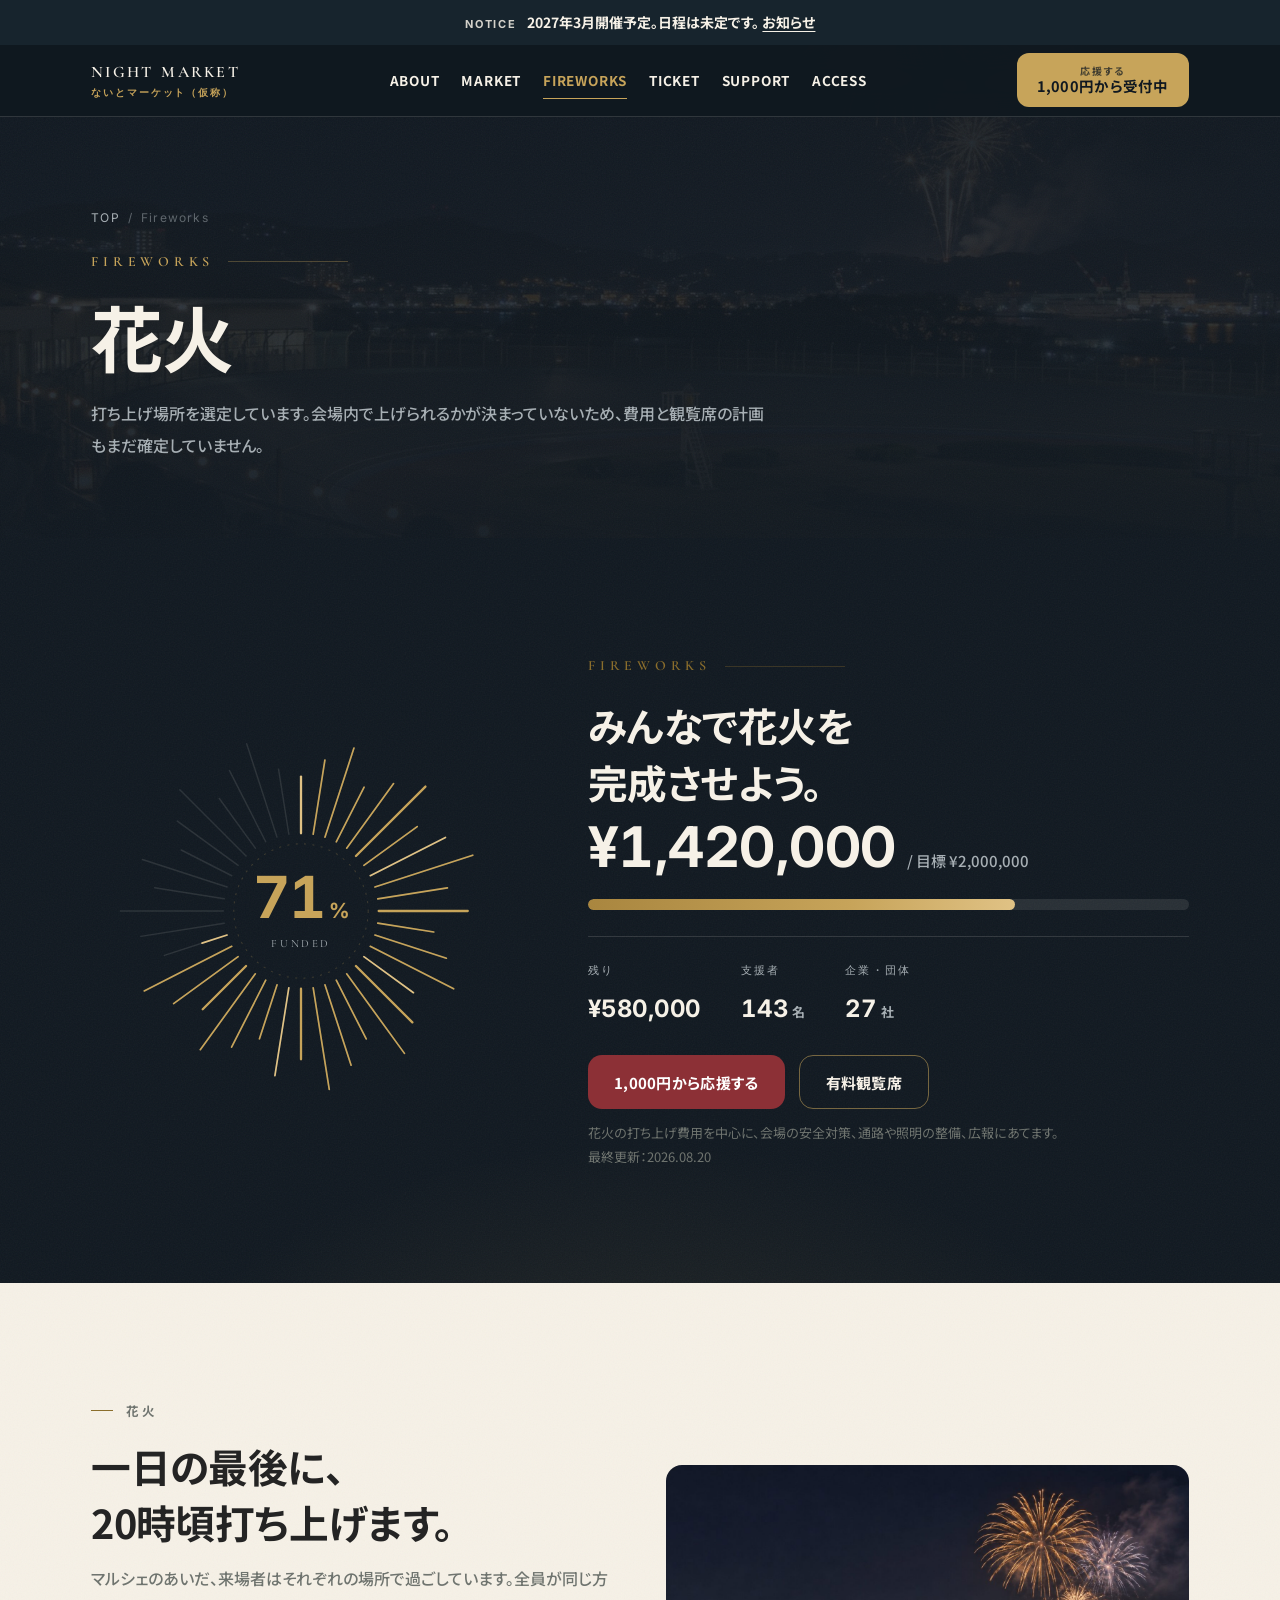
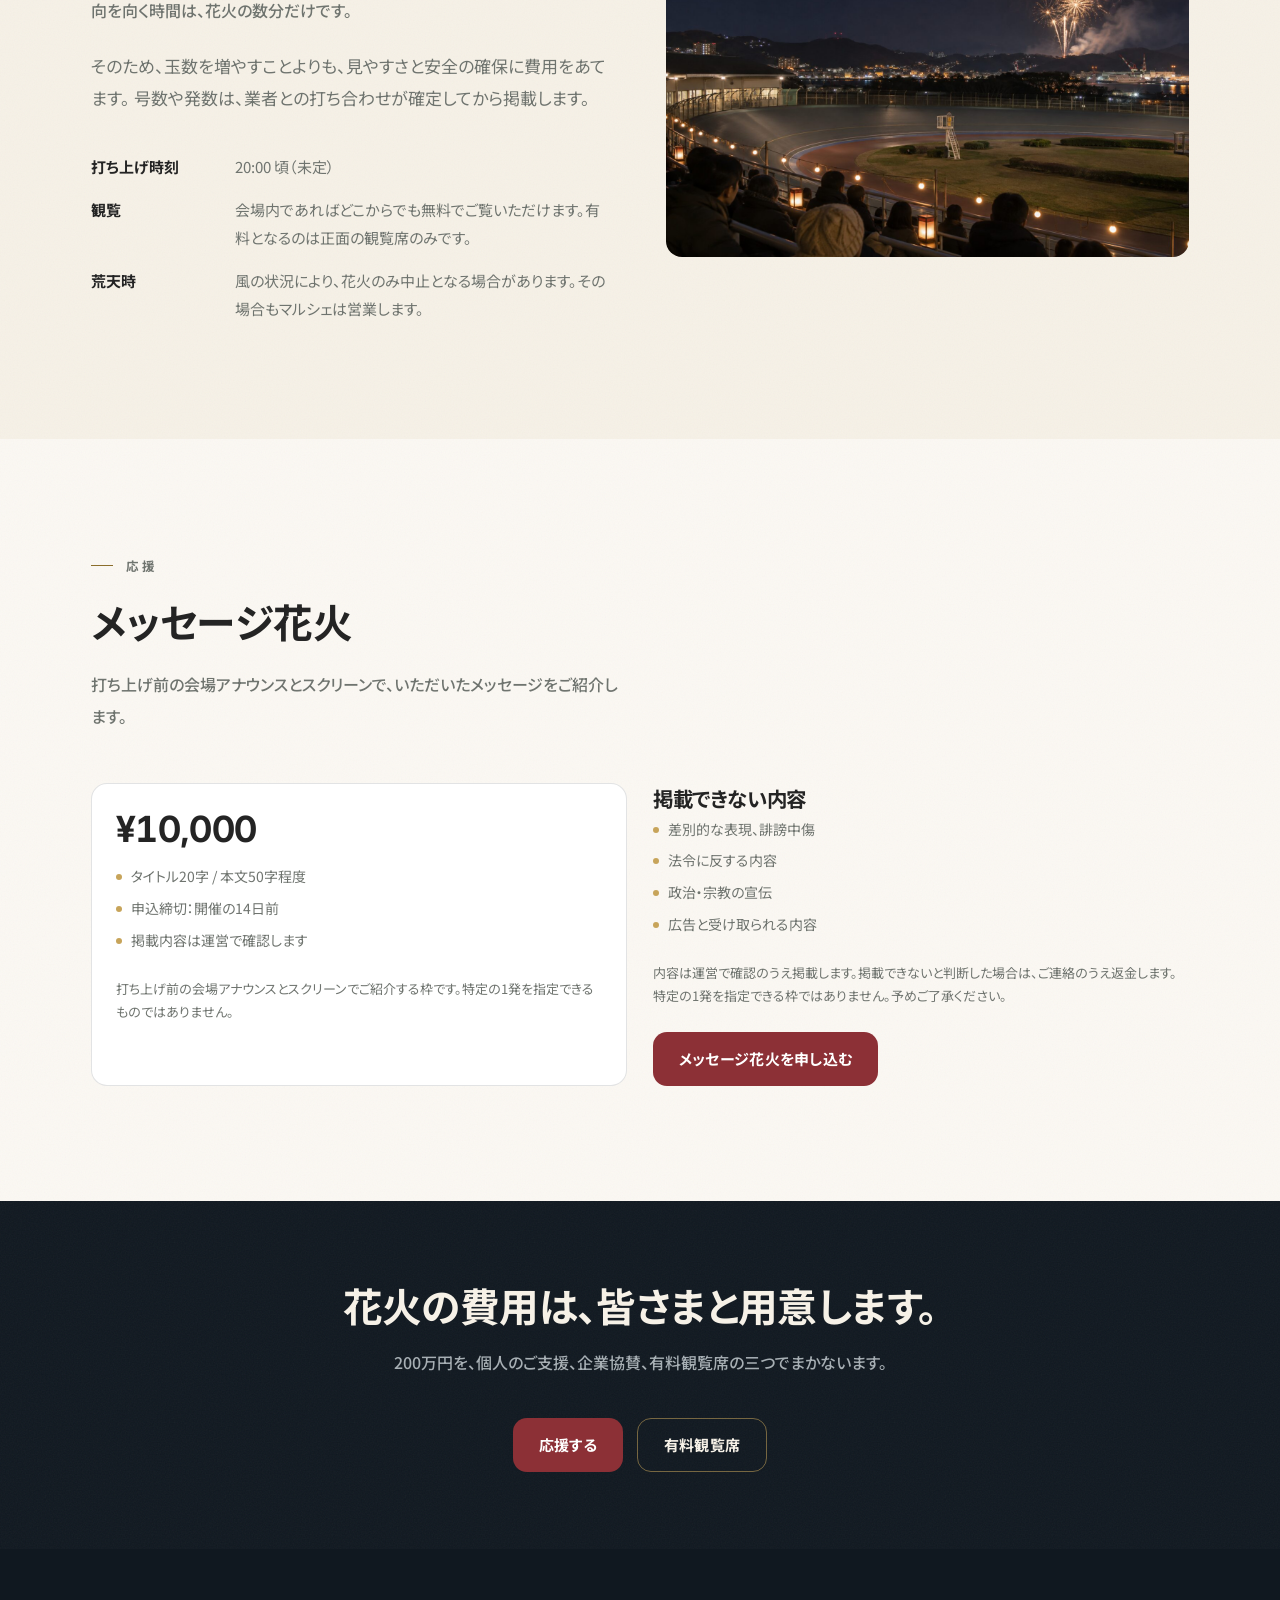
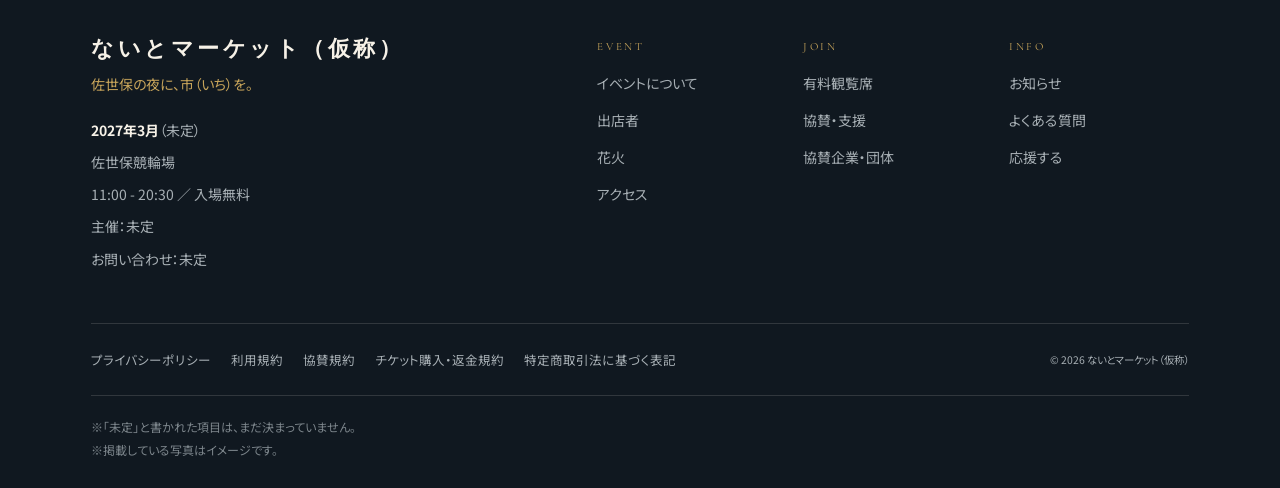
<file: fireworks.html>
<!doctype html>
<html lang="ja">
<head>
<meta charset="utf-8">
<meta name="viewport" content="width=device-width, initial-scale=1">
<title>花火｜ないとマーケット（仮称）</title>
<meta name="description" content="花火は打ち上げ場所を選定中です。実施の可否と場所は未定です。">
<meta name="robots" content="noindex"><!-- ★公開時に削除してください（仕様書21章） -->
<!-- ★ canonical は正式ドメインが決まってから戻すこと。
     example.jp のまま公開すると、検索側に別の URL を
     正として伝えてしまう。<link rel="canonical" href="https://※/fireworks.html"> -->
<meta property="og:type" content="website">
<meta property="og:site_name" content="ないとマーケット（仮称）">
<meta property="og:title" content="花火｜ないとマーケット（仮称）">
<meta property="og:description" content="花火は打ち上げ場所を選定中です。実施の可否と場所は未定です。">
<meta property="og:image" content="assets/img/photo/og-image.jpg">
<meta name="twitter:card" content="summary_large_image">
<link rel="preconnect" href="https://fonts.googleapis.com">
<link rel="preconnect" href="https://fonts.gstatic.com" crossorigin>
<link href="https://fonts.googleapis.com/css2?family=Cormorant+Garamond:wght@500;600&family=Inter:wght@600;700&family=Noto+Sans+JP:wght@400;500;700&display=swap" rel="stylesheet">
<link rel="stylesheet" href="assets/css/style.css">
</head>
<body>
<a class="skip" href="#main">本文へスキップ</a>
<div class="topbar" id="topbar">
<div id="alert"></div>
<header class="hd is-solid">
  <div class="hd__in">
    <a class="logo" href="index.html" aria-label="ないとマーケット（仮称） トップページ">
      <span class="logo__en"><span>NIGHT</span><span>MARKET</span></span>
      <span class="logo__jp">ないとマーケット（仮称）</span>
    </a>
    <nav class="nav" aria-label="メインナビゲーション"><a class="nav__link" data-page="about.html" href="about.html">ABOUT</a><a class="nav__link" data-page="market.html" href="market.html">MARKET</a><a class="nav__link" data-page="fireworks.html" href="fireworks.html">FIREWORKS</a><a class="nav__link" data-page="ticket.html" href="ticket.html">TICKET</a><a class="nav__link" data-page="support.html" href="support.html">SUPPORT</a><a class="nav__link" data-page="access.html" href="access.html">ACCESS</a></nav>
    <a class="hd__cta" id="hdCta" href="support.html">
      <span class="hd__cta-sub">応援する</span>
      <span class="hd__cta-main">1,000円から受付中</span>
    </a>
    <button type="button" class="burger" aria-expanded="false" aria-controls="drawer" aria-label="メニューを開く"><span></span></button>
  </div>
</header>
</div>

<div class="drawer" id="drawer">
  <button type="button" class="drawer__close" aria-label="メニューを閉じる">&#215;</button>
  <nav class="drawer__nav" aria-label="モバイルナビゲーション"><a class="drawer__link" href="about.html"><span>ABOUT</span>イベントについて</a><a class="drawer__link" href="market.html"><span>MARKET</span>出店者</a><a class="drawer__link" href="fireworks.html"><span>FIREWORKS</span>花火</a><a class="drawer__link" href="ticket.html"><span>TICKET</span>有料観覧席</a><a class="drawer__link" href="support.html"><span>SUPPORT</span>協賛・支援</a><a class="drawer__link" href="access.html"><span>ACCESS</span>アクセス</a><a class="drawer__link" href="partners.html"><span>PARTNERS</span>協賛企業・団体</a><a class="drawer__link" href="news.html"><span>NEWS</span>お知らせ</a><a class="drawer__link" href="faq.html"><span>FAQ</span>よくある質問</a></nav>
  <div class="drawer__foot">
    <a class="btn btn--support btn--block" href="support.html">応援する</a>
    <a class="btn btn--secondary btn--block" href="ticket.html">有料観覧席</a>
  </div>
</div>

<main id="main">
<header class="phead">
  <div class="phead__media"><img src="assets/img/photo/fireworks.jpg" alt="" width="1400" height="1000"></div>
  <div class="phead__scrim"></div>
  <div class="wrap phead__in">
    <nav class="crumb" aria-label="現在地"><a href="index.html">TOP</a><span>/</span><span>Fireworks</span></nav>
    <p class="eyebrow">Fireworks</p>
    <h1 class="h1">花火</h1>
    <p class="lead">打ち上げ場所を選定しています。会場内で上げられるかが決まっていないため、費用と観覧席の計画もまだ確定していません。</p>
  </div>
</header>

<section class="section meter" id="meter" aria-labelledby="meterTitle">
  <div class="wrap meter__grid">
    <div class="meter__art">
      <div class="meter__badge">
        <p class="meter__pct num">0<sub>%</sub></p>
        <p class="meter__pctlabel">Funded</p>
      </div>
    </div>
    <div>
      <p class="eyebrow">Fireworks</p>
      <h2 class="h2" id="meterTitle">みんなで花火を<br>完成させよう。</h2>
      <div class="meter__amt">
        <p class="meter__now num">&yen;0</p>
        <p class="meter__goal">/ 目標 &yen;2,000,000</p>
      </div>
      <div class="rail"><div class="rail__fill"></div></div>
      <div class="meter__stats">
        <dl class="meter__stat"><dt>残り</dt><dd class="num" id="fundRest">-</dd></dl>
        <dl class="meter__stat"><dt>支援者</dt><dd class="num" id="fundSupporters">-</dd></dl>
        <dl class="meter__stat"><dt>企業・団体</dt><dd class="num" id="fundCompanies">-</dd></dl>
      </div>
      <p class="meter__done">THANK YOU SASEBO &mdash; 花火開催目標達成</p>
      <div class="btn-row mt-m">
        <a class="btn btn--support" href="support.html">1,000円から応援する</a>
        <a class="btn btn--secondary" href="ticket.html">有料観覧席</a>
      </div>
      <p class="note mt-s js-use-of-funds"></p>
      <p class="note">最終更新：<span id="fundUpdated">-</span></p>
    </div>
  </div>
</section>

<section class="section section--ivory">
  <div class="wrap">
    <div class="split">
      <div class="rv">
        <p class="label">花火</p>
        <h2 class="h2">一日の最後に、<br>20時頃打ち上げます。</h2>
        <p class="lead mt-s" style="color:var(--muted)">
          マルシェのあいだ、来場者はそれぞれの場所で過ごしています。全員が同じ方向を向く時間は、花火の数分だけです。
        </p>
        <p class="mt-m" style="color:var(--muted)">
          そのため、玉数を増やすことよりも、見やすさと安全の確保に費用をあてます。
          号数や発数は、業者との打ち合わせが確定してから掲載します。
        </p>
        <dl class="dl mt-l">
          <dt>打ち上げ時刻</dt><dd><span class="js-fireworks-time">20:00</span> 頃（未定）</dd>
          <dt>観覧</dt><dd>会場内であればどこからでも無料でご覧いただけます。有料となるのは正面の観覧席のみです。</dd>
          <dt>荒天時</dt><dd>風の状況により、花火のみ中止となる場合があります。その場合もマルシェは営業します。</dd>
        </dl>
      </div>
      <div class="split__media rv">
        <img src="assets/img/photo/fireworks.jpg" alt="バンク越しに上がる花火" loading="lazy" width="1600" height="1100">
      </div>
    </div>
  </div>
</section>

<section class="section section--white">
  <div class="wrap">
    <div class="sec-head rv">
      <p class="label">応援</p>
      <h2 class="h2">メッセージ花火</h2>
      <p class="lead">打ち上げ前の会場アナウンスとスクリーンで、いただいたメッセージをご紹介します。</p>
    </div>
    <div class="grid grid--2">
      <div class="plan rv" id="msgFirework"></div>
      <div class="rv">
        <h3 class="h3">掲載できない内容</h3>
        <ul class="plan__list mt-s">
          <li>差別的な表現、誹謗中傷</li>
          <li>法令に反する内容</li>
          <li>政治・宗教の宣伝</li>
          <li>広告と受け取られる内容</li>
        </ul>
        <p class="note mt-m">
          内容は運営で確認のうえ掲載します。掲載できないと判断した場合は、ご連絡のうえ返金します。
          特定の1発を指定できる枠ではありません。予めご了承ください。
        </p>
        <p class="mt-m"><a class="btn btn--support" href="support.html#form">メッセージ花火を申し込む</a></p>
      </div>
    </div>
  </div>
</section>

<section class="section section--ink section--tight">
  <div class="wrap wrap--narrow tac">
    <h2 class="h2 rv">花火の費用は、皆さまと用意します。</h2>
    <p class="lead mt-s rv" style="color:var(--on-dark-mute);margin-inline:auto">
      200万円を、個人のご支援、企業協賛、有料観覧席の三つでまかないます。
    </p>
    <div class="btn-row mt-l rv" style="justify-content:center">
      <a class="btn btn--support" href="support.html">応援する</a>
      <a class="btn btn--secondary" href="ticket.html">有料観覧席</a>
    </div>
  </div>
</section>
</main>

<footer class="ft">
  <div class="wrap">
    <div class="ft__top">
      <div class="ft__brand">
        <p class="logo__en">ないとマーケット（仮称）</p>
        <p class="ft__tag">佐世保の夜に、市（いち）を。</p>
        <div class="ft__info">
          <p><b class="js-date">2027年3月</b><span class="js-provisional" hidden>（未定）</span></p>
          <p class="js-venue">佐世保競輪場</p>
          <p><span class="js-open">11:00 - 20:30</span> ／ <span class="js-admission">入場無料</span></p>
          <p>主催：<span class="js-organizer">未定</span></p>
          <p>お問い合わせ：<span class="js-contact">未定</span></p>
        </div>
      </div>
      <div class="ft__navs">
        <div>
          <p class="ft__ttl">Event</p>
          <ul class="ft__list">
            <li><a href="about.html">イベントについて</a></li>
              <li><a href="market.html">出店者</a></li>
            <li><a href="fireworks.html">花火</a></li>
            <li><a href="access.html">アクセス</a></li>
          </ul>
        </div>
        <div>
          <p class="ft__ttl">Join</p>
          <ul class="ft__list">
            <li><a href="ticket.html">有料観覧席</a></li>
            <li><a href="support.html">協賛・支援</a></li>
            <li><a href="partners.html">協賛企業・団体</a></li>
          </ul>
        </div>
        <div>
          <p class="ft__ttl">Info</p>
          <ul class="ft__list">
            <li><a href="news.html">お知らせ</a></li>
            <li><a href="faq.html">よくある質問</a></li>
            <li><a href="index.html#meter">応援する</a></li>
          </ul>
        </div>
      </div>
    </div>
    <div class="ft__bottom">
      <div class="ft__legal" id="legalLinks"></div>
      <small>&copy; <span class="js-year">2026</span> ないとマーケット（仮称）</small>
    </div>
    <p class="ft__note">
      ※「未定」と書かれた項目は、まだ決まっていません。<br>
      ※掲載している写真はイメージです。
    </p>
  </div>
</footer>

<div class="mcta">
  <a class="btn btn--support" href="support.html">応援する</a>
  <a class="btn btn--secondary" href="ticket.html">観覧席について</a><!-- 席の販売は、花火の打ち上げ場所が決まるまで開けない（仕様書5節） -->
</div>
<div class="toast" id="toast" role="status" aria-live="polite"></div>

<script src="assets/js/data.js"></script>
<script src="assets/js/site.js"></script>
</body>
</html>
</file>
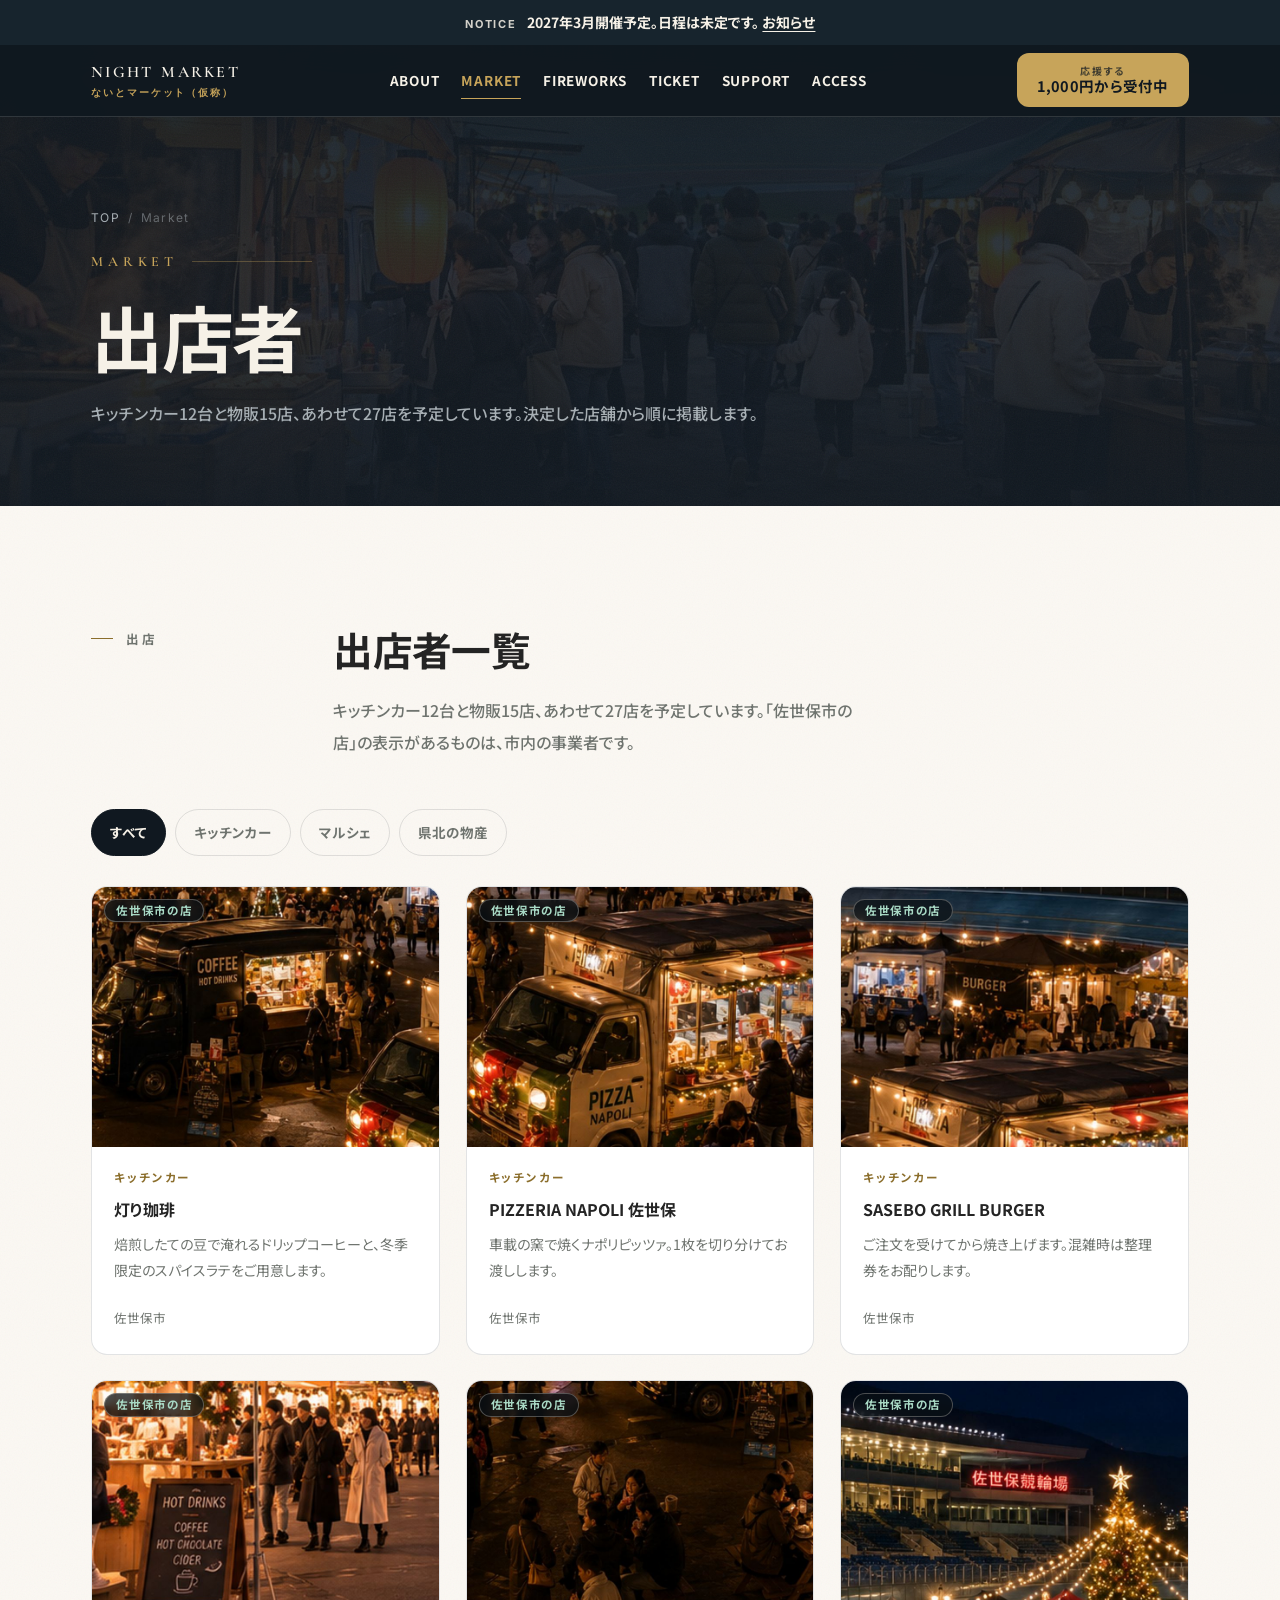
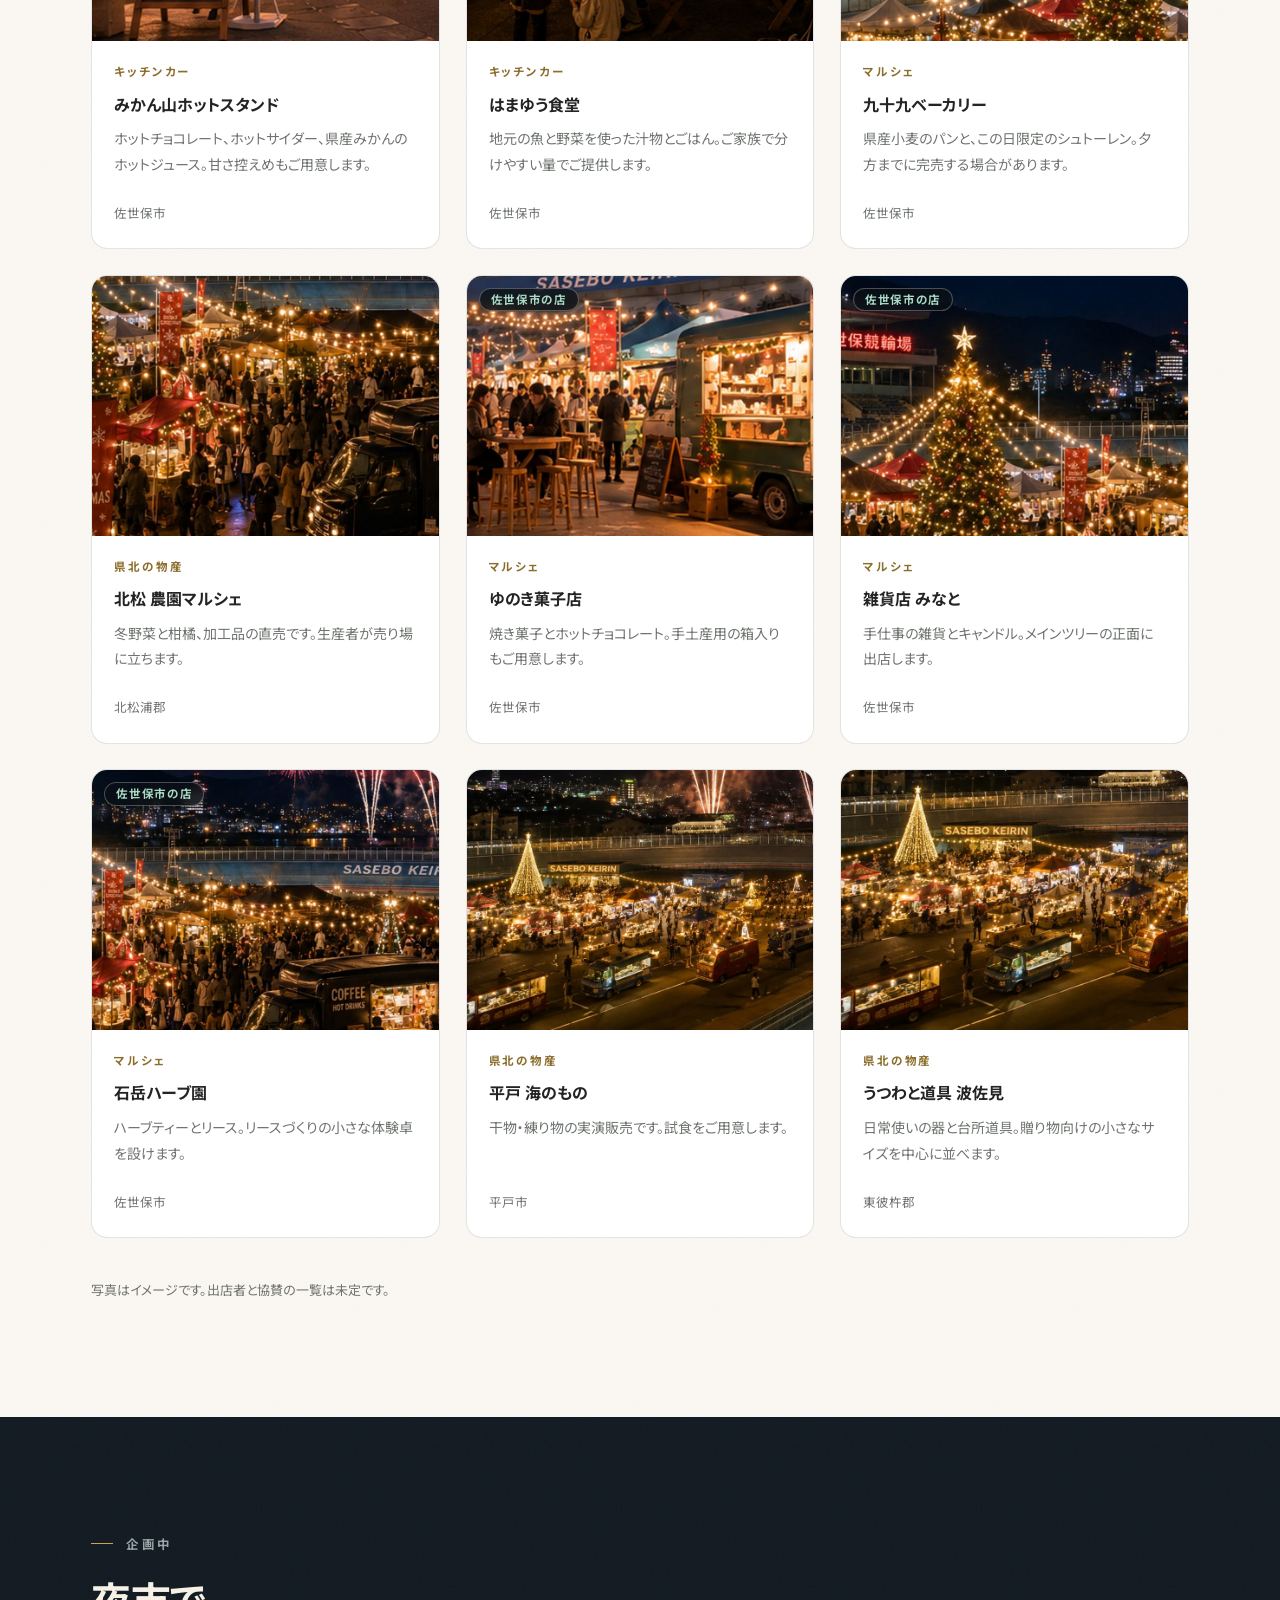
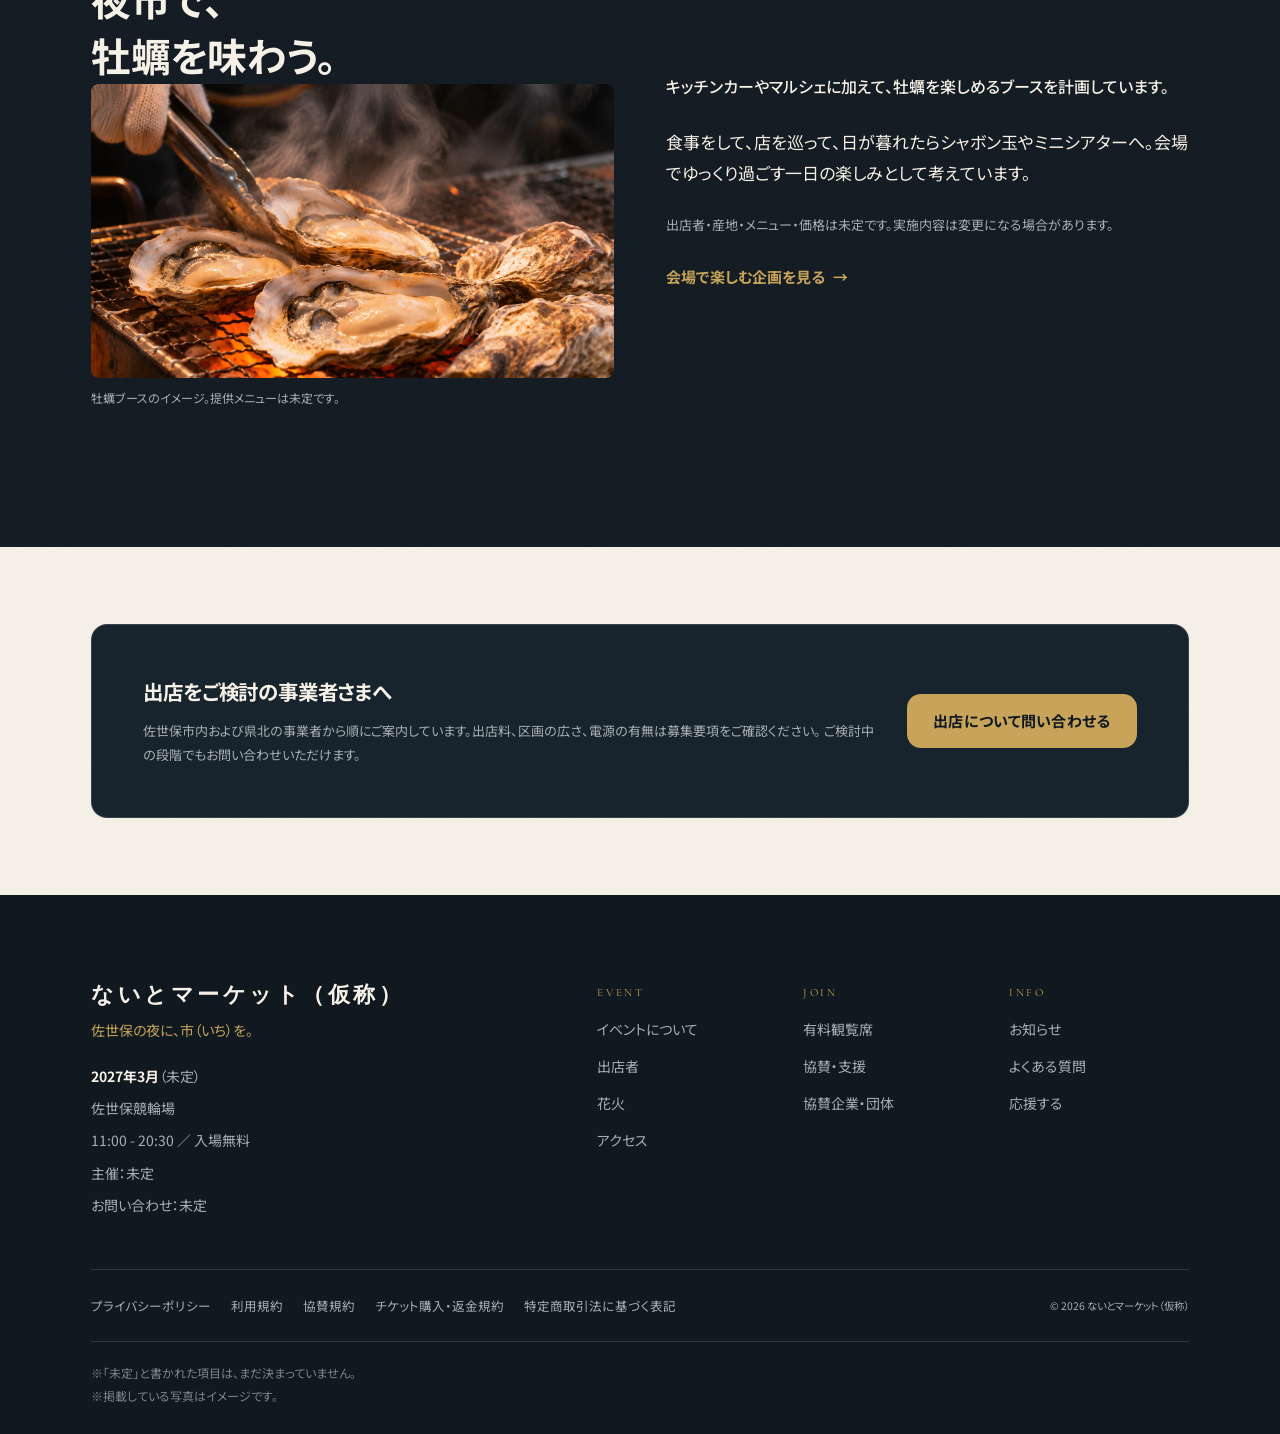
<file: market.html>
<!doctype html>
<html lang="ja">
<head>
<meta charset="utf-8">
<meta name="viewport" content="width=device-width, initial-scale=1">
<title>出店者｜ないとマーケット（仮称）</title>
<meta name="description" content="キッチンカーとマルシェの出店者一覧。佐世保・県北を中心とした飲食、雑貨、菓子、農産加工品の事業者が出店します。">
<meta name="robots" content="noindex"><!-- ★公開時に削除してください（仕様書21章） -->
<!-- ★ canonical は正式ドメインが決まってから戻すこと。
     example.jp のまま公開すると、検索側に別の URL を
     正として伝えてしまう。<link rel="canonical" href="https://※/market.html"> -->
<meta property="og:type" content="website">
<meta property="og:site_name" content="ないとマーケット（仮称）">
<meta property="og:title" content="出店者｜ないとマーケット（仮称）">
<meta property="og:description" content="キッチンカーとマルシェの出店者一覧。佐世保・県北を中心とした飲食、雑貨、菓子、農産加工品の事業者が出店します。">
<meta property="og:image" content="assets/img/photo/og-image.jpg">
<meta name="twitter:card" content="summary_large_image">
<link rel="preconnect" href="https://fonts.googleapis.com">
<link rel="preconnect" href="https://fonts.gstatic.com" crossorigin>
<link href="https://fonts.googleapis.com/css2?family=Cormorant+Garamond:wght@500;600&family=Inter:wght@600;700&family=Noto+Sans+JP:wght@400;500;700&display=swap" rel="stylesheet">
<link rel="stylesheet" href="assets/css/style.css">
</head>
<body>
<a class="skip" href="#main">本文へスキップ</a>
<div class="topbar" id="topbar">
<div id="alert"></div>
<header class="hd is-solid">
  <div class="hd__in">
    <a class="logo" href="index.html" aria-label="ないとマーケット（仮称） トップページ">
      <span class="logo__en"><span>NIGHT</span><span>MARKET</span></span>
      <span class="logo__jp">ないとマーケット（仮称）</span>
    </a>
    <nav class="nav" aria-label="メインナビゲーション"><a class="nav__link" data-page="about.html" href="about.html">ABOUT</a><a class="nav__link" data-page="market.html" href="market.html">MARKET</a><a class="nav__link" data-page="fireworks.html" href="fireworks.html">FIREWORKS</a><a class="nav__link" data-page="ticket.html" href="ticket.html">TICKET</a><a class="nav__link" data-page="support.html" href="support.html">SUPPORT</a><a class="nav__link" data-page="access.html" href="access.html">ACCESS</a></nav>
    <a class="hd__cta" id="hdCta" href="support.html">
      <span class="hd__cta-sub">応援する</span>
      <span class="hd__cta-main">1,000円から受付中</span>
    </a>
    <button type="button" class="burger" aria-expanded="false" aria-controls="drawer" aria-label="メニューを開く"><span></span></button>
  </div>
</header>
</div>

<div class="drawer" id="drawer">
  <button type="button" class="drawer__close" aria-label="メニューを閉じる">&#215;</button>
  <nav class="drawer__nav" aria-label="モバイルナビゲーション"><a class="drawer__link" href="about.html"><span>ABOUT</span>イベントについて</a><a class="drawer__link" href="market.html"><span>MARKET</span>出店者</a><a class="drawer__link" href="fireworks.html"><span>FIREWORKS</span>花火</a><a class="drawer__link" href="ticket.html"><span>TICKET</span>有料観覧席</a><a class="drawer__link" href="support.html"><span>SUPPORT</span>協賛・支援</a><a class="drawer__link" href="access.html"><span>ACCESS</span>アクセス</a><a class="drawer__link" href="partners.html"><span>PARTNERS</span>協賛企業・団体</a><a class="drawer__link" href="news.html"><span>NEWS</span>お知らせ</a><a class="drawer__link" href="faq.html"><span>FAQ</span>よくある質問</a></nav>
  <div class="drawer__foot">
    <a class="btn btn--support btn--block" href="support.html">応援する</a>
    <a class="btn btn--secondary btn--block" href="ticket.html">有料観覧席</a>
  </div>
</div>

<main id="main">
<header class="phead">
  <div class="phead__media"><img src="assets/img/photo/market.jpg" alt="" width="1400" height="1000"></div>
  <div class="phead__scrim"></div>
  <div class="wrap phead__in">
    <nav class="crumb" aria-label="現在地"><a href="index.html">TOP</a><span>/</span><span>Market</span></nav>
    <p class="eyebrow">Market</p>
    <h1 class="h1">出店者</h1>
    <p class="lead">キッチンカー12台と物販15店、あわせて27店を予定しています。決定した店舗から順に掲載します。</p>
  </div>
</header>

<section class="section section--white">
  <div class="wrap">
    <div class="sec-head sec-head--rail rv">
      <p class="label">出店</p>
      <div>
        <h2 class="h2">出店者一覧</h2>
        <p class="lead">キッチンカー12台と物販15店、あわせて27店を予定しています。「佐世保市の店」の表示があるものは、市内の事業者です。</p>
      </div>
    </div>
    <div class="tabs" id="vendorTabs" role="tablist" aria-label="出店カテゴリ"></div>
    <div class="grid grid--3" id="vendors"></div>
    <p class="note mt-l js-sample-notice"></p>
  </div>
</section>

<section class="section section--ink" id="oysters" aria-labelledby="oysterTitle">
  <div class="wrap">
    <div class="split">
      <div>
        <p class="label">企画中</p>
        <h2 class="h2" id="oysterTitle">夜市で、<br>牡蠣を味わう。</h2>
        <figure class="program-card__photo mt-m">
          <img src="assets/img/photo/oyster-grill.jpg" alt="網の上で湯気を立てる殻付きの焼き牡蠣" width="1536" height="1024" loading="lazy">
          <figcaption>牡蠣ブースのイメージ。提供メニューは未定です。</figcaption>
        </figure>
      </div>
      <div>
        <p class="lead">キッチンカーやマルシェに加えて、牡蠣を楽しめるブースを計画しています。</p>
        <p class="mt-m">食事をして、店を巡って、日が暮れたらシャボン玉やミニシアターへ。会場でゆっくり過ごす一日の楽しみとして考えています。</p>
        <p class="note mt-m">出店者・産地・メニュー・価格は未定です。実施内容は変更になる場合があります。</p>
        <p class="mt-m"><a class="tlink" href="about.html#programs">会場で楽しむ企画を見る<span class="btn__arrow">&#8594;</span></a></p>
      </div>
    </div>
  </div>
</section>

<section class="section section--ivory section--tight">
  <div class="wrap">
    <div class="band rv">
      <div>
        <h2 class="h3">出店をご検討の事業者さまへ</h2>
        <p class="note mt-s" style="color:var(--on-dark-mute)">
          佐世保市内および県北の事業者から順にご案内しています。出店料、区画の広さ、電源の有無は募集要項をご確認ください。
          ご検討中の段階でもお問い合わせいただけます。
        </p>
      </div>
      <div class="btn-row">
        <a class="btn btn--primary" href="mailto:">出店について問い合わせる</a>
      </div>
    </div>
  </div>
</section>
</main>

<footer class="ft">
  <div class="wrap">
    <div class="ft__top">
      <div class="ft__brand">
        <p class="logo__en">ないとマーケット（仮称）</p>
        <p class="ft__tag">佐世保の夜に、市（いち）を。</p>
        <div class="ft__info">
          <p><b class="js-date">2027年3月</b><span class="js-provisional" hidden>（未定）</span></p>
          <p class="js-venue">佐世保競輪場</p>
          <p><span class="js-open">11:00 - 20:30</span> ／ <span class="js-admission">入場無料</span></p>
          <p>主催：<span class="js-organizer">未定</span></p>
          <p>お問い合わせ：<span class="js-contact">未定</span></p>
        </div>
      </div>
      <div class="ft__navs">
        <div>
          <p class="ft__ttl">Event</p>
          <ul class="ft__list">
            <li><a href="about.html">イベントについて</a></li>
              <li><a href="market.html">出店者</a></li>
            <li><a href="fireworks.html">花火</a></li>
            <li><a href="access.html">アクセス</a></li>
          </ul>
        </div>
        <div>
          <p class="ft__ttl">Join</p>
          <ul class="ft__list">
            <li><a href="ticket.html">有料観覧席</a></li>
            <li><a href="support.html">協賛・支援</a></li>
            <li><a href="partners.html">協賛企業・団体</a></li>
          </ul>
        </div>
        <div>
          <p class="ft__ttl">Info</p>
          <ul class="ft__list">
            <li><a href="news.html">お知らせ</a></li>
            <li><a href="faq.html">よくある質問</a></li>
            <li><a href="index.html#meter">応援する</a></li>
          </ul>
        </div>
      </div>
    </div>
    <div class="ft__bottom">
      <div class="ft__legal" id="legalLinks"></div>
      <small>&copy; <span class="js-year">2026</span> ないとマーケット（仮称）</small>
    </div>
    <p class="ft__note">
      ※「未定」と書かれた項目は、まだ決まっていません。<br>
      ※掲載している写真はイメージです。
    </p>
  </div>
</footer>

<div class="mcta">
  <a class="btn btn--support" href="support.html">応援する</a>
  <a class="btn btn--secondary" href="ticket.html">観覧席について</a><!-- 席の販売は、花火の打ち上げ場所が決まるまで開けない（仕様書5節） -->
</div>
<div class="toast" id="toast" role="status" aria-live="polite"></div>

<script src="assets/js/data.js"></script>
<script src="assets/js/site.js"></script>
</body>
</html>
</file>
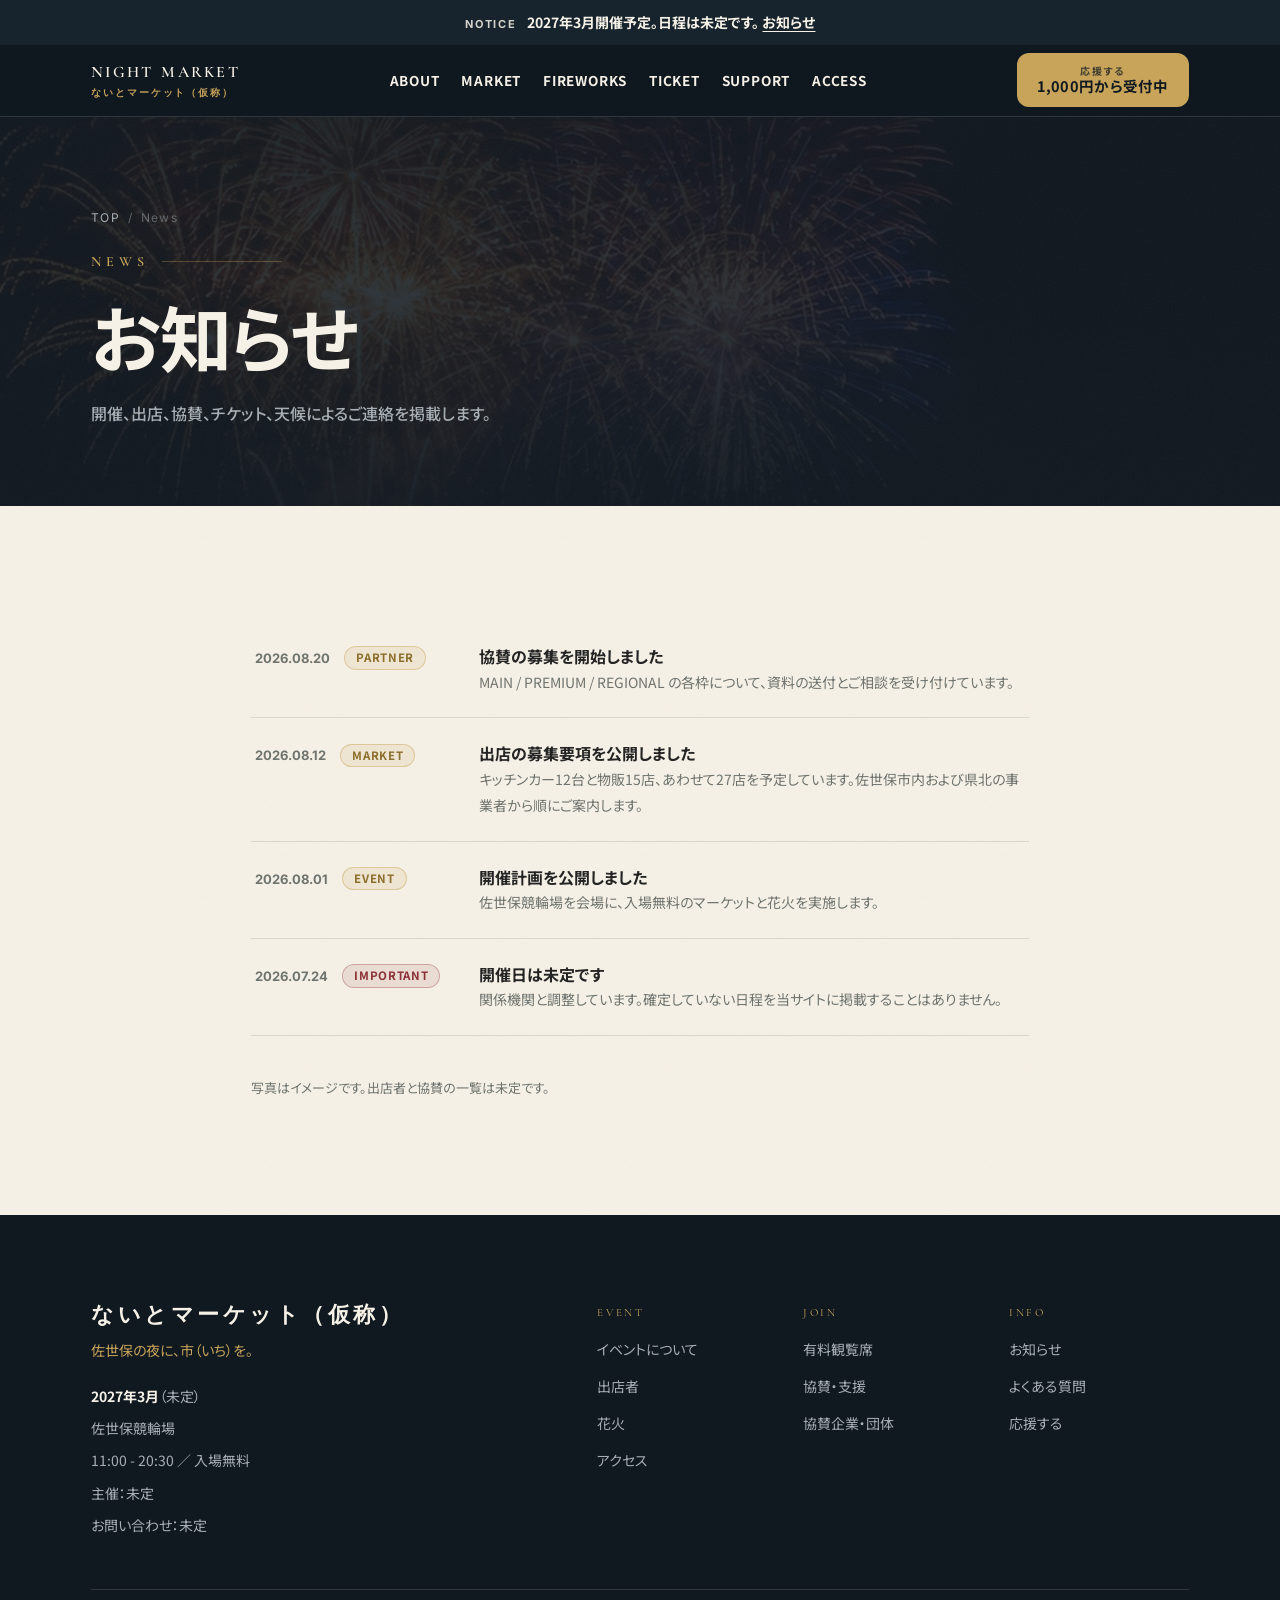
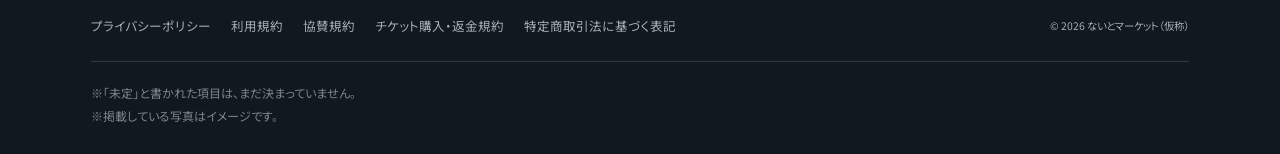
<file: news.html>
<!doctype html>
<html lang="ja">
<head>
<meta charset="utf-8">
<meta name="viewport" content="width=device-width, initial-scale=1">
<title>お知らせ｜ないとマーケット（仮称）</title>
<meta name="description" content="開催概要、出店者の追加、協賛、チケット販売、天候による開催可否など、運営からのお知らせを掲載します。">
<meta name="robots" content="noindex"><!-- ★公開時に削除してください（仕様書21章） -->
<!-- ★ canonical は正式ドメインが決まってから戻すこと。
     example.jp のまま公開すると、検索側に別の URL を
     正として伝えてしまう。<link rel="canonical" href="https://※/news.html"> -->
<meta property="og:type" content="website">
<meta property="og:site_name" content="ないとマーケット（仮称）">
<meta property="og:title" content="お知らせ｜ないとマーケット（仮称）">
<meta property="og:description" content="開催概要、出店者の追加、協賛、チケット販売、天候による開催可否など、運営からのお知らせを掲載します。">
<meta property="og:image" content="assets/img/photo/og-image.jpg">
<meta name="twitter:card" content="summary_large_image">
<link rel="preconnect" href="https://fonts.googleapis.com">
<link rel="preconnect" href="https://fonts.gstatic.com" crossorigin>
<link href="https://fonts.googleapis.com/css2?family=Cormorant+Garamond:wght@500;600&family=Inter:wght@600;700&family=Noto+Sans+JP:wght@400;500;700&display=swap" rel="stylesheet">
<link rel="stylesheet" href="assets/css/style.css">
</head>
<body>
<a class="skip" href="#main">本文へスキップ</a>
<div class="topbar" id="topbar">
<div id="alert"></div>
<header class="hd is-solid">
  <div class="hd__in">
    <a class="logo" href="index.html" aria-label="ないとマーケット（仮称） トップページ">
      <span class="logo__en"><span>NIGHT</span><span>MARKET</span></span>
      <span class="logo__jp">ないとマーケット（仮称）</span>
    </a>
    <nav class="nav" aria-label="メインナビゲーション"><a class="nav__link" data-page="about.html" href="about.html">ABOUT</a><a class="nav__link" data-page="market.html" href="market.html">MARKET</a><a class="nav__link" data-page="fireworks.html" href="fireworks.html">FIREWORKS</a><a class="nav__link" data-page="ticket.html" href="ticket.html">TICKET</a><a class="nav__link" data-page="support.html" href="support.html">SUPPORT</a><a class="nav__link" data-page="access.html" href="access.html">ACCESS</a></nav>
    <a class="hd__cta" id="hdCta" href="support.html">
      <span class="hd__cta-sub">応援する</span>
      <span class="hd__cta-main">1,000円から受付中</span>
    </a>
    <button type="button" class="burger" aria-expanded="false" aria-controls="drawer" aria-label="メニューを開く"><span></span></button>
  </div>
</header>
</div>

<div class="drawer" id="drawer">
  <button type="button" class="drawer__close" aria-label="メニューを閉じる">&#215;</button>
  <nav class="drawer__nav" aria-label="モバイルナビゲーション"><a class="drawer__link" href="about.html"><span>ABOUT</span>イベントについて</a><a class="drawer__link" href="market.html"><span>MARKET</span>出店者</a><a class="drawer__link" href="fireworks.html"><span>FIREWORKS</span>花火</a><a class="drawer__link" href="ticket.html"><span>TICKET</span>有料観覧席</a><a class="drawer__link" href="support.html"><span>SUPPORT</span>協賛・支援</a><a class="drawer__link" href="access.html"><span>ACCESS</span>アクセス</a><a class="drawer__link" href="partners.html"><span>PARTNERS</span>協賛企業・団体</a><a class="drawer__link" href="news.html"><span>NEWS</span>お知らせ</a><a class="drawer__link" href="faq.html"><span>FAQ</span>よくある質問</a></nav>
  <div class="drawer__foot">
    <a class="btn btn--support btn--block" href="support.html">応援する</a>
    <a class="btn btn--secondary btn--block" href="ticket.html">有料観覧席</a>
  </div>
</div>

<main id="main">
<header class="phead">
  <div class="phead__media"><img src="assets/img/photo/news.jpg" alt="" width="1400" height="1000"></div>
  <div class="phead__scrim"></div>
  <div class="wrap phead__in">
    <nav class="crumb" aria-label="現在地"><a href="index.html">TOP</a><span>/</span><span>News</span></nav>
    <p class="eyebrow">News</p>
    <h1 class="h1">お知らせ</h1>
    <p class="lead">開催、出店、協賛、チケット、天候によるご連絡を掲載します。</p>
  </div>
</header>

<section class="section section--ivory">
  <div class="wrap wrap--narrow">
    <div class="news" id="news"></div>
    <p class="note mt-l js-sample-notice"></p>
  </div>
</section>
</main>

<footer class="ft">
  <div class="wrap">
    <div class="ft__top">
      <div class="ft__brand">
        <p class="logo__en">ないとマーケット（仮称）</p>
        <p class="ft__tag">佐世保の夜に、市（いち）を。</p>
        <div class="ft__info">
          <p><b class="js-date">2027年3月</b><span class="js-provisional" hidden>（未定）</span></p>
          <p class="js-venue">佐世保競輪場</p>
          <p><span class="js-open">11:00 - 20:30</span> ／ <span class="js-admission">入場無料</span></p>
          <p>主催：<span class="js-organizer">未定</span></p>
          <p>お問い合わせ：<span class="js-contact">未定</span></p>
        </div>
      </div>
      <div class="ft__navs">
        <div>
          <p class="ft__ttl">Event</p>
          <ul class="ft__list">
            <li><a href="about.html">イベントについて</a></li>
              <li><a href="market.html">出店者</a></li>
            <li><a href="fireworks.html">花火</a></li>
            <li><a href="access.html">アクセス</a></li>
          </ul>
        </div>
        <div>
          <p class="ft__ttl">Join</p>
          <ul class="ft__list">
            <li><a href="ticket.html">有料観覧席</a></li>
            <li><a href="support.html">協賛・支援</a></li>
            <li><a href="partners.html">協賛企業・団体</a></li>
          </ul>
        </div>
        <div>
          <p class="ft__ttl">Info</p>
          <ul class="ft__list">
            <li><a href="news.html">お知らせ</a></li>
            <li><a href="faq.html">よくある質問</a></li>
            <li><a href="index.html#meter">応援する</a></li>
          </ul>
        </div>
      </div>
    </div>
    <div class="ft__bottom">
      <div class="ft__legal" id="legalLinks"></div>
      <small>&copy; <span class="js-year">2026</span> ないとマーケット（仮称）</small>
    </div>
    <p class="ft__note">
      ※「未定」と書かれた項目は、まだ決まっていません。<br>
      ※掲載している写真はイメージです。
    </p>
  </div>
</footer>

<div class="mcta">
  <a class="btn btn--support" href="support.html">応援する</a>
  <a class="btn btn--secondary" href="ticket.html">観覧席について</a><!-- 席の販売は、花火の打ち上げ場所が決まるまで開けない（仕様書5節） -->
</div>
<div class="toast" id="toast" role="status" aria-live="polite"></div>

<script src="assets/js/data.js"></script>
<script src="assets/js/site.js"></script>
</body>
</html>
</file>
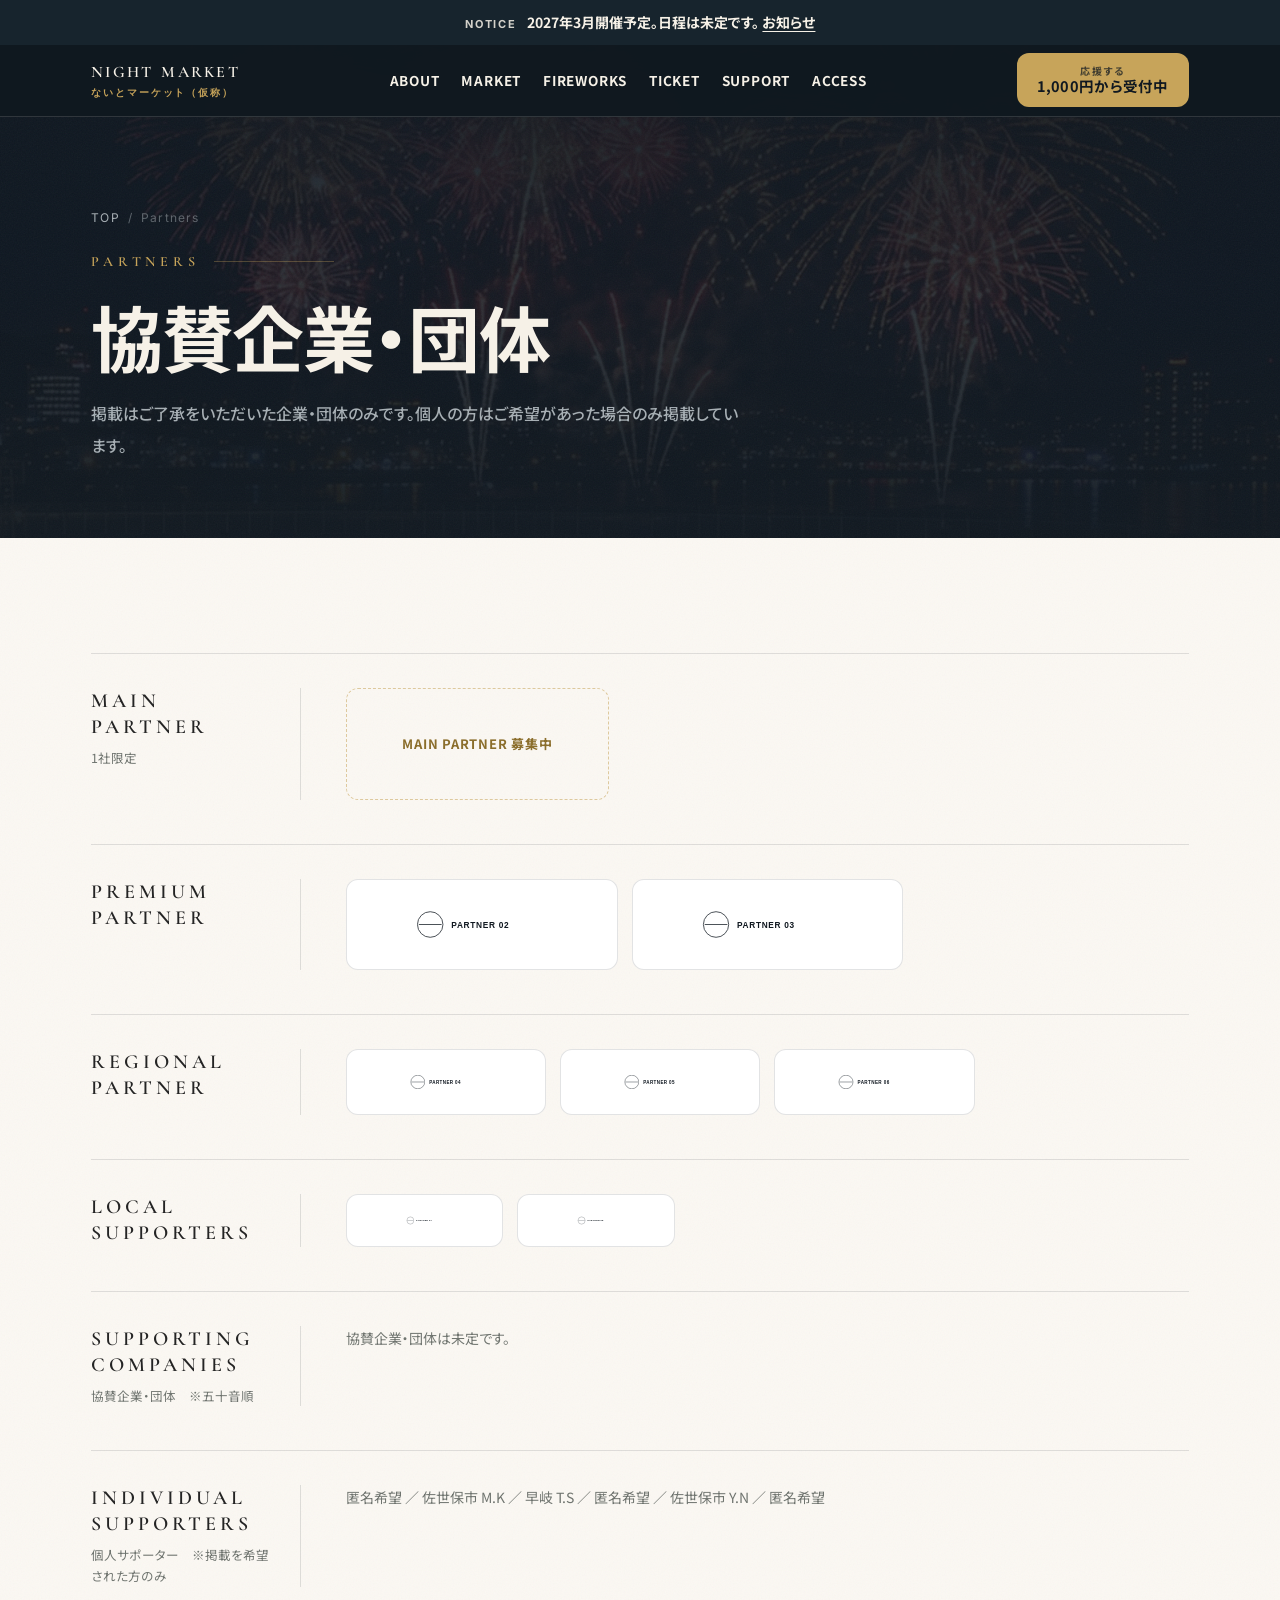
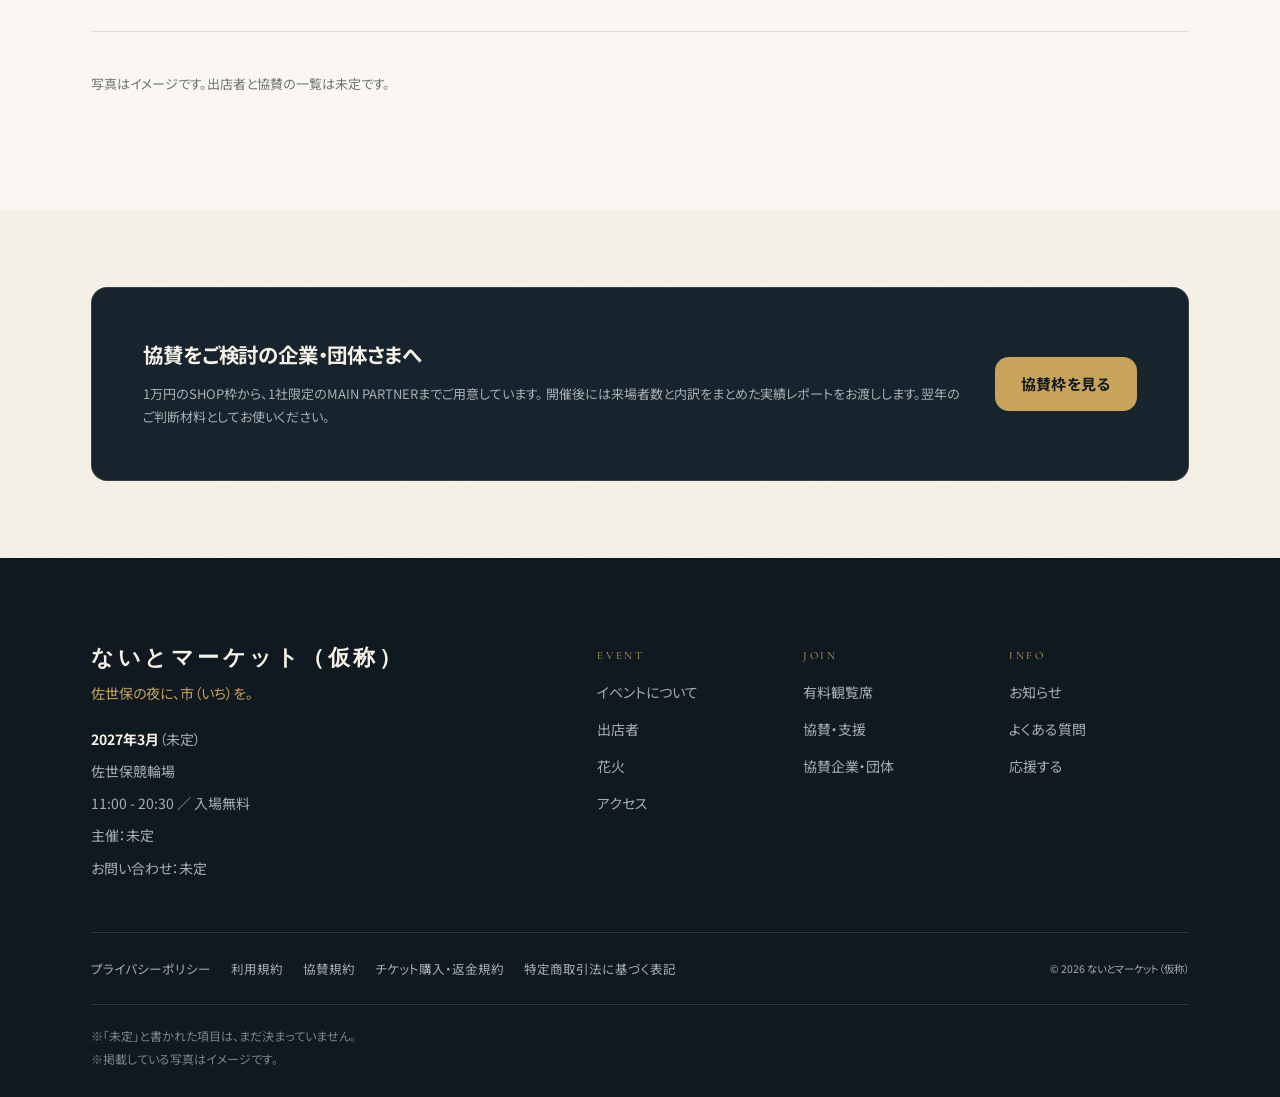
<file: partners.html>
<!doctype html>
<html lang="ja">
<head>
<meta charset="utf-8">
<meta name="viewport" content="width=device-width, initial-scale=1">
<title>協賛一覧｜ないとマーケット（仮称）</title>
<meta name="description" content="このイベントを支えてくださっている企業・店舗・個人の皆さまをご紹介します。">
<meta name="robots" content="noindex"><!-- ★公開時に削除してください（仕様書21章） -->
<!-- ★ canonical は正式ドメインが決まってから戻すこと。
     example.jp のまま公開すると、検索側に別の URL を
     正として伝えてしまう。<link rel="canonical" href="https://※/partners.html"> -->
<meta property="og:type" content="website">
<meta property="og:site_name" content="ないとマーケット（仮称）">
<meta property="og:title" content="協賛一覧｜ないとマーケット（仮称）">
<meta property="og:description" content="このイベントを支えてくださっている企業・店舗・個人の皆さまをご紹介します。">
<meta property="og:image" content="assets/img/photo/og-image.jpg">
<meta name="twitter:card" content="summary_large_image">
<link rel="preconnect" href="https://fonts.googleapis.com">
<link rel="preconnect" href="https://fonts.gstatic.com" crossorigin>
<link href="https://fonts.googleapis.com/css2?family=Cormorant+Garamond:wght@500;600&family=Inter:wght@600;700&family=Noto+Sans+JP:wght@400;500;700&display=swap" rel="stylesheet">
<link rel="stylesheet" href="assets/css/style.css">
</head>
<body>
<a class="skip" href="#main">本文へスキップ</a>
<div class="topbar" id="topbar">
<div id="alert"></div>
<header class="hd is-solid">
  <div class="hd__in">
    <a class="logo" href="index.html" aria-label="ないとマーケット（仮称） トップページ">
      <span class="logo__en"><span>NIGHT</span><span>MARKET</span></span>
      <span class="logo__jp">ないとマーケット（仮称）</span>
    </a>
    <nav class="nav" aria-label="メインナビゲーション"><a class="nav__link" data-page="about.html" href="about.html">ABOUT</a><a class="nav__link" data-page="market.html" href="market.html">MARKET</a><a class="nav__link" data-page="fireworks.html" href="fireworks.html">FIREWORKS</a><a class="nav__link" data-page="ticket.html" href="ticket.html">TICKET</a><a class="nav__link" data-page="support.html" href="support.html">SUPPORT</a><a class="nav__link" data-page="access.html" href="access.html">ACCESS</a></nav>
    <a class="hd__cta" id="hdCta" href="support.html">
      <span class="hd__cta-sub">応援する</span>
      <span class="hd__cta-main">1,000円から受付中</span>
    </a>
    <button type="button" class="burger" aria-expanded="false" aria-controls="drawer" aria-label="メニューを開く"><span></span></button>
  </div>
</header>
</div>

<div class="drawer" id="drawer">
  <button type="button" class="drawer__close" aria-label="メニューを閉じる">&#215;</button>
  <nav class="drawer__nav" aria-label="モバイルナビゲーション"><a class="drawer__link" href="about.html"><span>ABOUT</span>イベントについて</a><a class="drawer__link" href="market.html"><span>MARKET</span>出店者</a><a class="drawer__link" href="fireworks.html"><span>FIREWORKS</span>花火</a><a class="drawer__link" href="ticket.html"><span>TICKET</span>有料観覧席</a><a class="drawer__link" href="support.html"><span>SUPPORT</span>協賛・支援</a><a class="drawer__link" href="access.html"><span>ACCESS</span>アクセス</a><a class="drawer__link" href="partners.html"><span>PARTNERS</span>協賛企業・団体</a><a class="drawer__link" href="news.html"><span>NEWS</span>お知らせ</a><a class="drawer__link" href="faq.html"><span>FAQ</span>よくある質問</a></nav>
  <div class="drawer__foot">
    <a class="btn btn--support btn--block" href="support.html">応援する</a>
    <a class="btn btn--secondary btn--block" href="ticket.html">有料観覧席</a>
  </div>
</div>

<main id="main">
<header class="phead">
  <div class="phead__media"><img src="assets/img/photo/support.jpg" alt="" width="1400" height="1000"></div>
  <div class="phead__scrim"></div>
  <div class="wrap phead__in">
    <nav class="crumb" aria-label="現在地"><a href="index.html">TOP</a><span>/</span><span>Partners</span></nav>
    <p class="eyebrow">Partners</p>
    <h1 class="h1">協賛企業・団体</h1>
    <p class="lead">掲載はご了承をいただいた企業・団体のみです。個人の方はご希望があった場合のみ掲載しています。</p>
  </div>
</header>

<section class="section section--white">
  <div class="wrap">
    <div id="partners"></div>
    <p class="note mt-l js-sample-notice"></p>
  </div>
</section>

<section class="section section--ivory section--tight">
  <div class="wrap">
    <div class="band rv">
      <div>
        <h2 class="h3">協賛をご検討の企業・団体さまへ</h2>
        <p class="note mt-s" style="color:var(--on-dark-mute)">
          1万円のSHOP枠から、1社限定のMAIN PARTNERまでご用意しています。
          開催後には来場者数と内訳をまとめた実績レポートをお渡しします。翌年のご判断材料としてお使いください。
        </p>
      </div>
      <div class="btn-row">
        <a class="btn btn--primary" href="support.html#company">協賛枠を見る</a>
      </div>
    </div>
  </div>
</section>
</main>

<footer class="ft">
  <div class="wrap">
    <div class="ft__top">
      <div class="ft__brand">
        <p class="logo__en">ないとマーケット（仮称）</p>
        <p class="ft__tag">佐世保の夜に、市（いち）を。</p>
        <div class="ft__info">
          <p><b class="js-date">2027年3月</b><span class="js-provisional" hidden>（未定）</span></p>
          <p class="js-venue">佐世保競輪場</p>
          <p><span class="js-open">11:00 - 20:30</span> ／ <span class="js-admission">入場無料</span></p>
          <p>主催：<span class="js-organizer">未定</span></p>
          <p>お問い合わせ：<span class="js-contact">未定</span></p>
        </div>
      </div>
      <div class="ft__navs">
        <div>
          <p class="ft__ttl">Event</p>
          <ul class="ft__list">
            <li><a href="about.html">イベントについて</a></li>
              <li><a href="market.html">出店者</a></li>
            <li><a href="fireworks.html">花火</a></li>
            <li><a href="access.html">アクセス</a></li>
          </ul>
        </div>
        <div>
          <p class="ft__ttl">Join</p>
          <ul class="ft__list">
            <li><a href="ticket.html">有料観覧席</a></li>
            <li><a href="support.html">協賛・支援</a></li>
            <li><a href="partners.html">協賛企業・団体</a></li>
          </ul>
        </div>
        <div>
          <p class="ft__ttl">Info</p>
          <ul class="ft__list">
            <li><a href="news.html">お知らせ</a></li>
            <li><a href="faq.html">よくある質問</a></li>
            <li><a href="index.html#meter">応援する</a></li>
          </ul>
        </div>
      </div>
    </div>
    <div class="ft__bottom">
      <div class="ft__legal" id="legalLinks"></div>
      <small>&copy; <span class="js-year">2026</span> ないとマーケット（仮称）</small>
    </div>
    <p class="ft__note">
      ※「未定」と書かれた項目は、まだ決まっていません。<br>
      ※掲載している写真はイメージです。
    </p>
  </div>
</footer>

<div class="mcta">
  <a class="btn btn--support" href="support.html">応援する</a>
  <a class="btn btn--secondary" href="ticket.html">観覧席について</a><!-- 席の販売は、花火の打ち上げ場所が決まるまで開けない（仕様書5節） -->
</div>
<div class="toast" id="toast" role="status" aria-live="polite"></div>

<script src="assets/js/data.js"></script>
<script src="assets/js/site.js"></script>
</body>
</html>
</file>
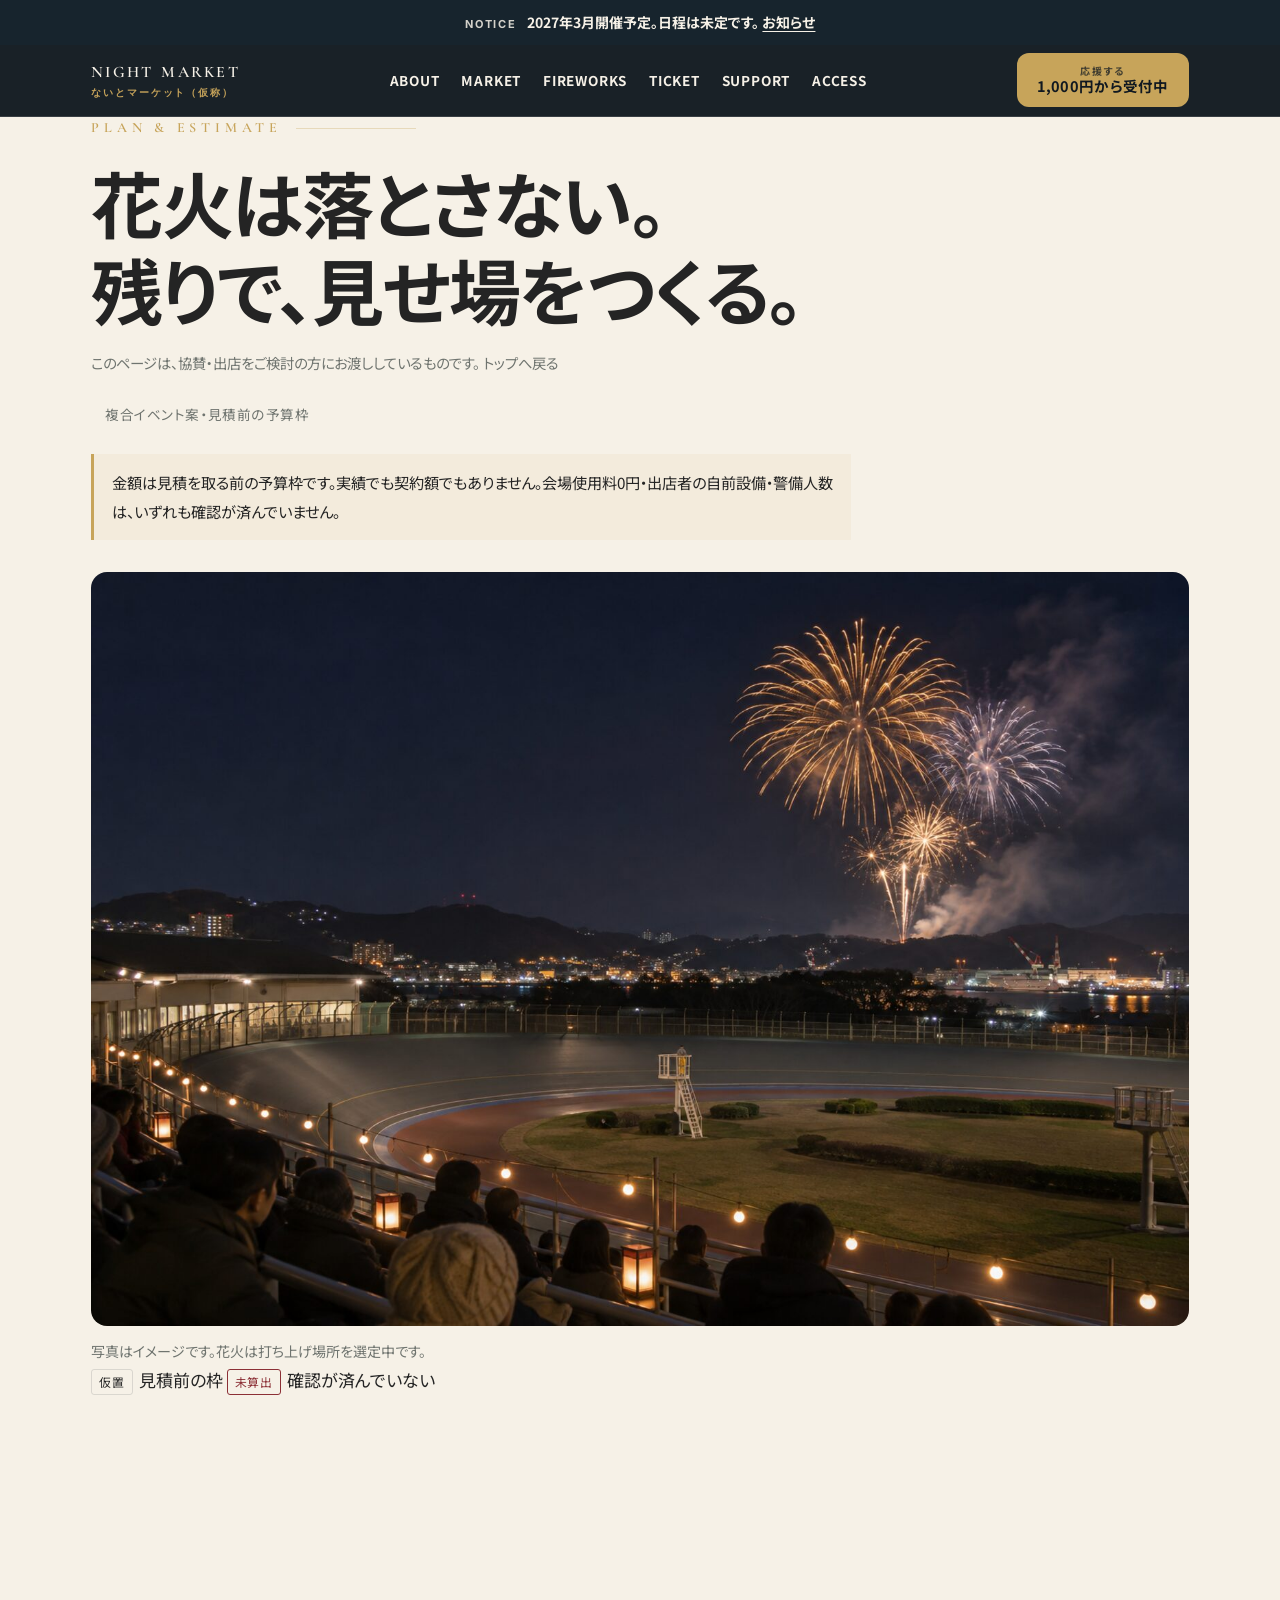
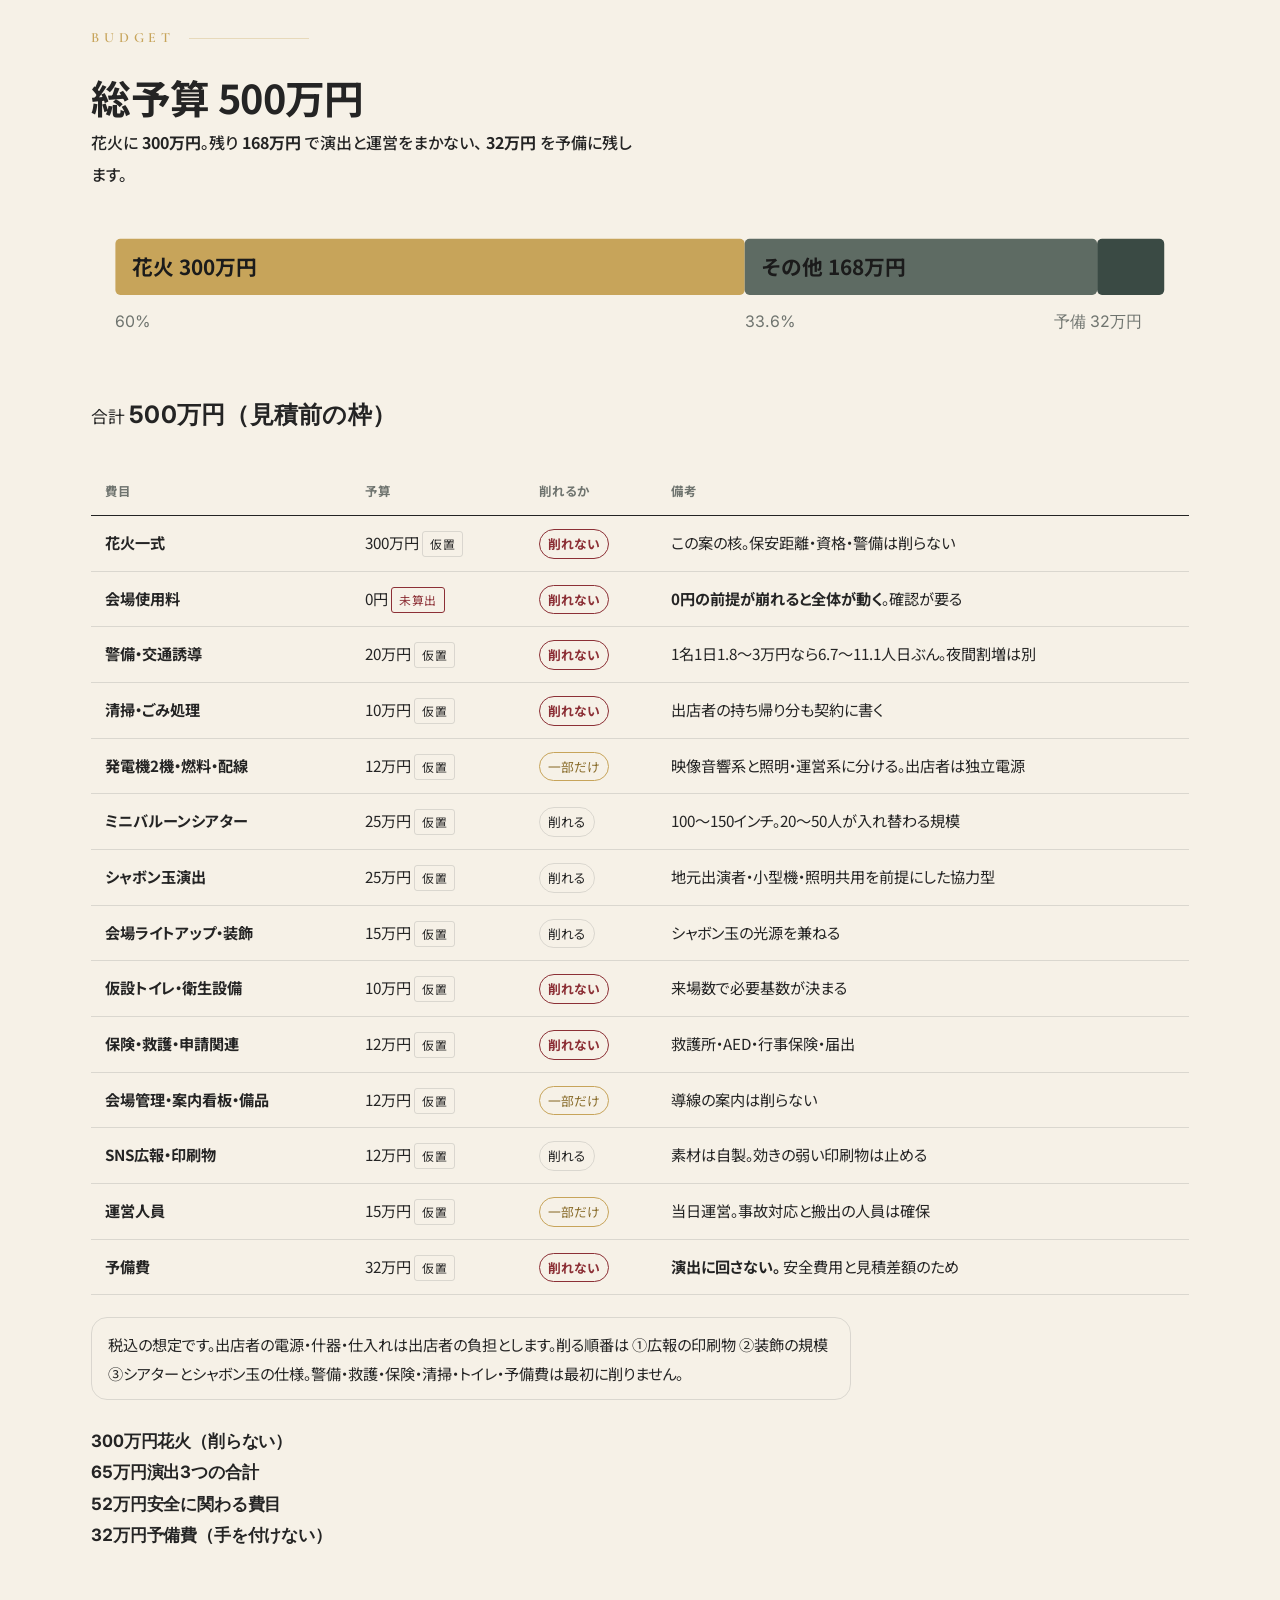
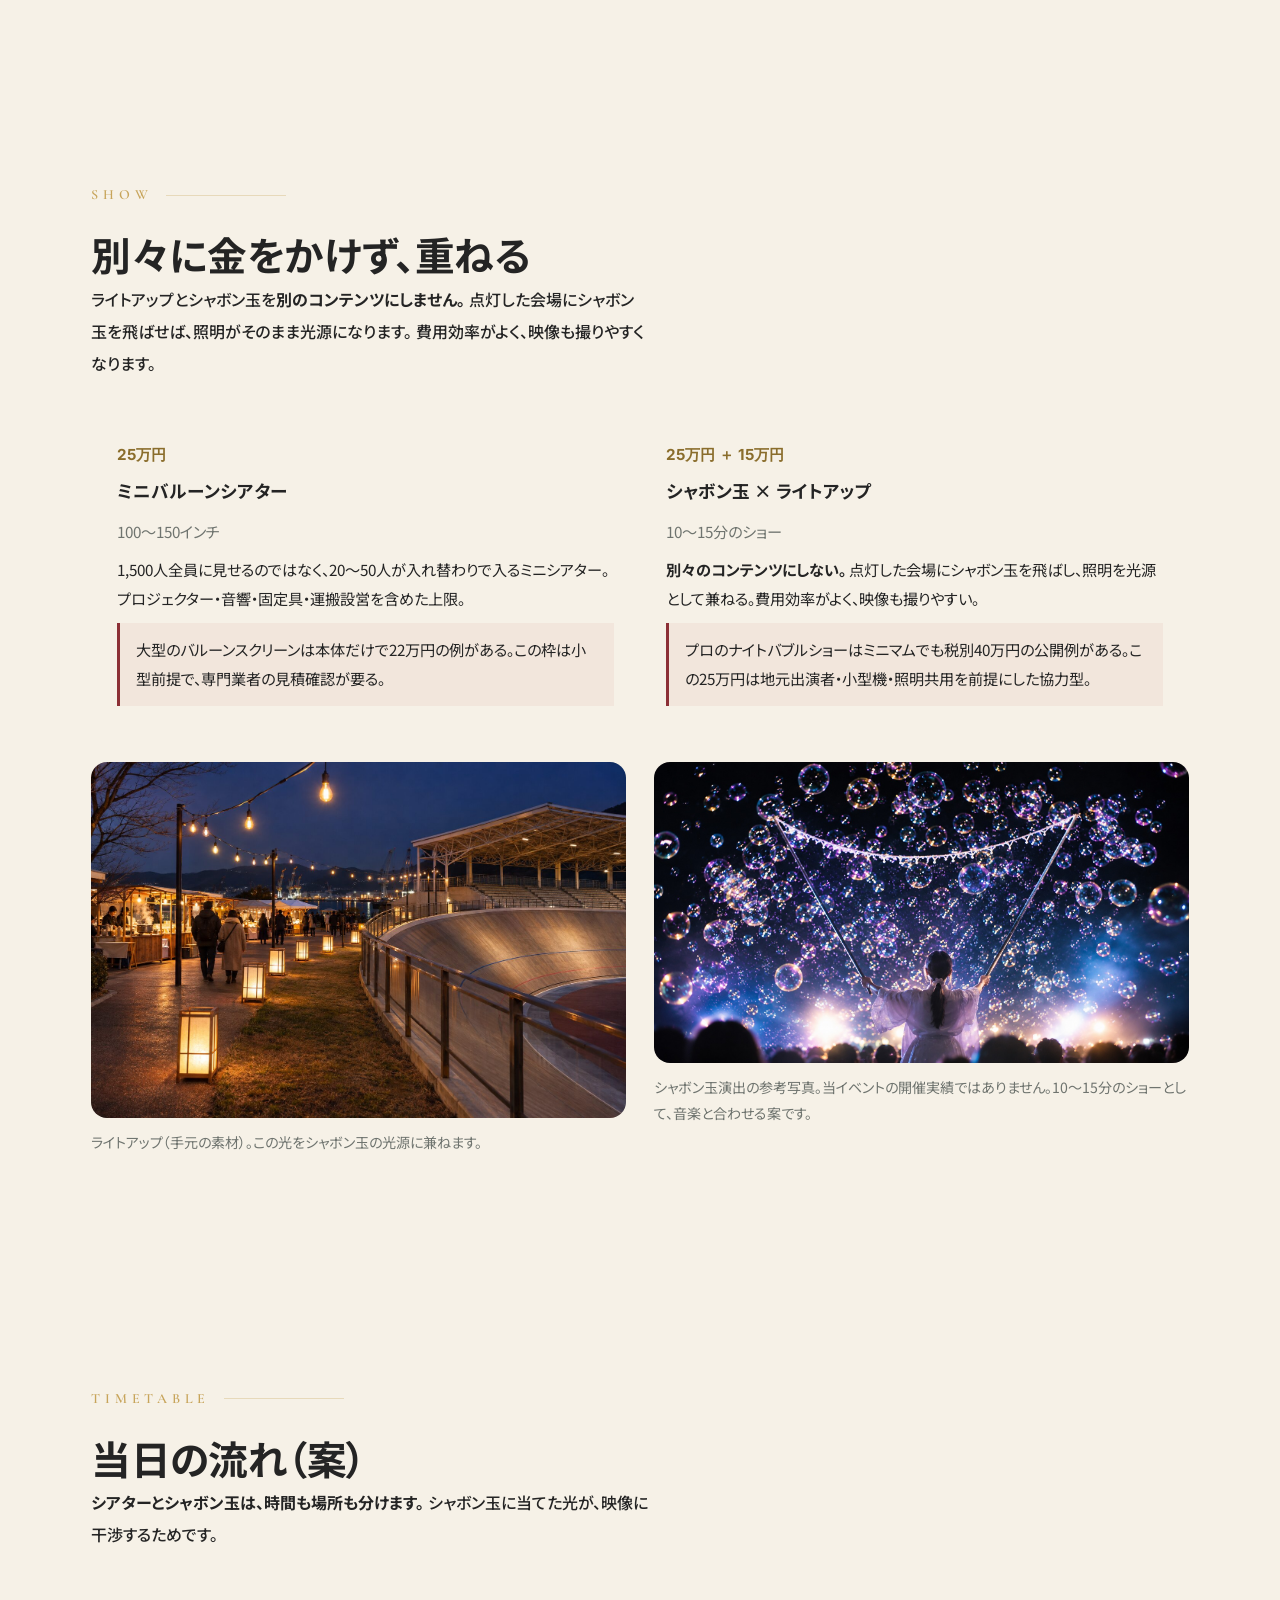
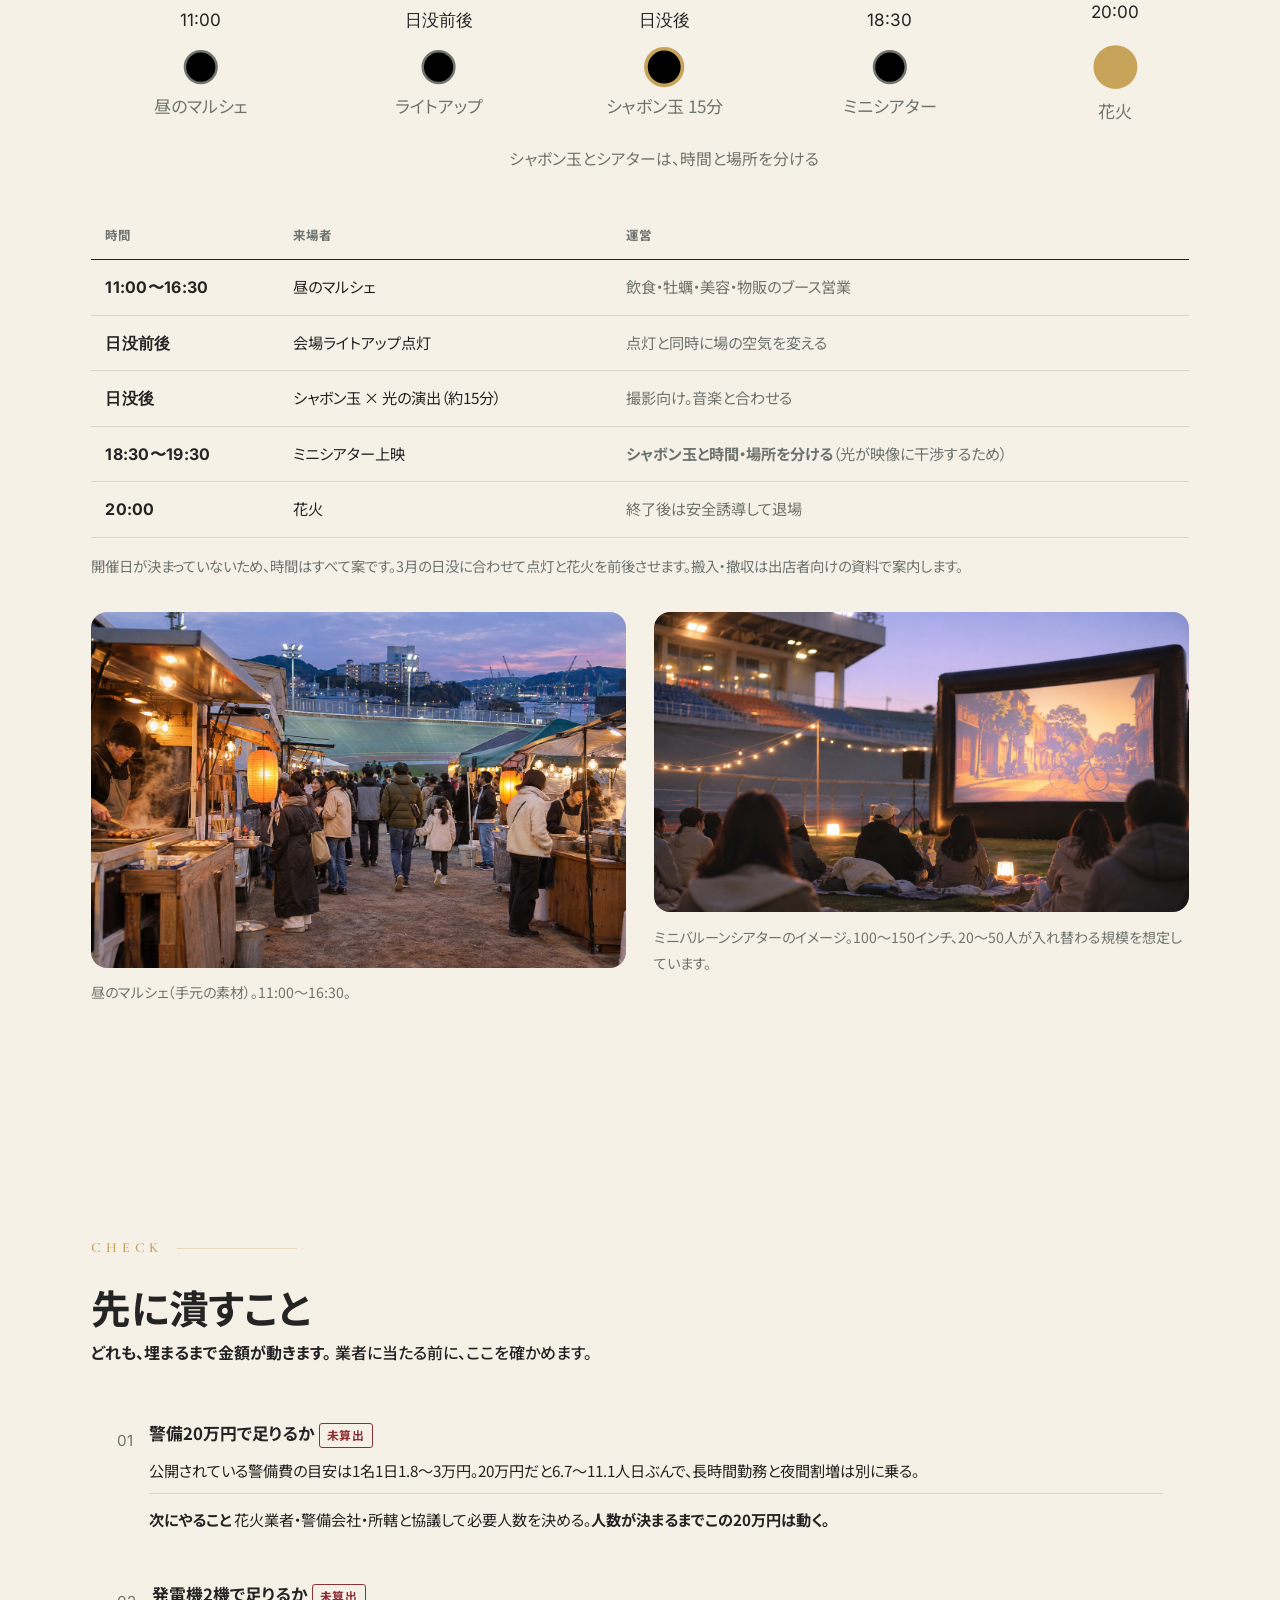
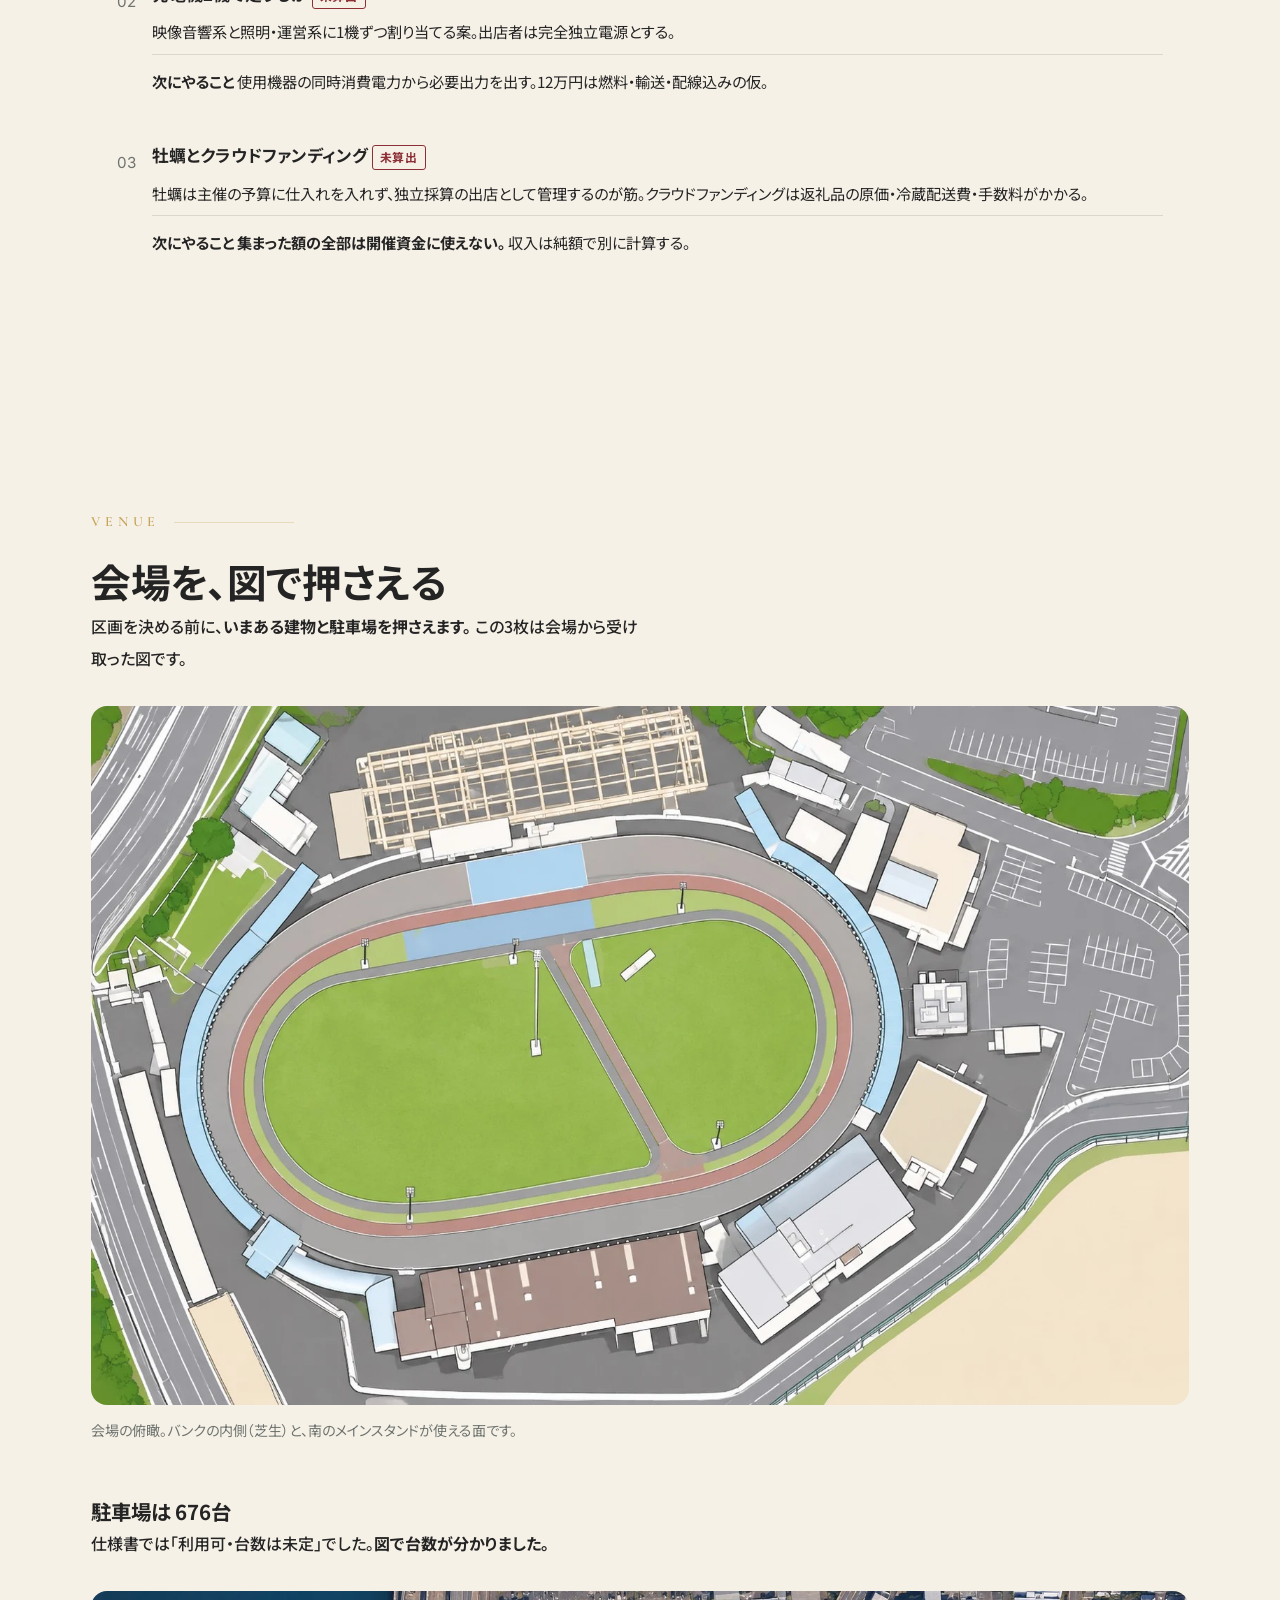
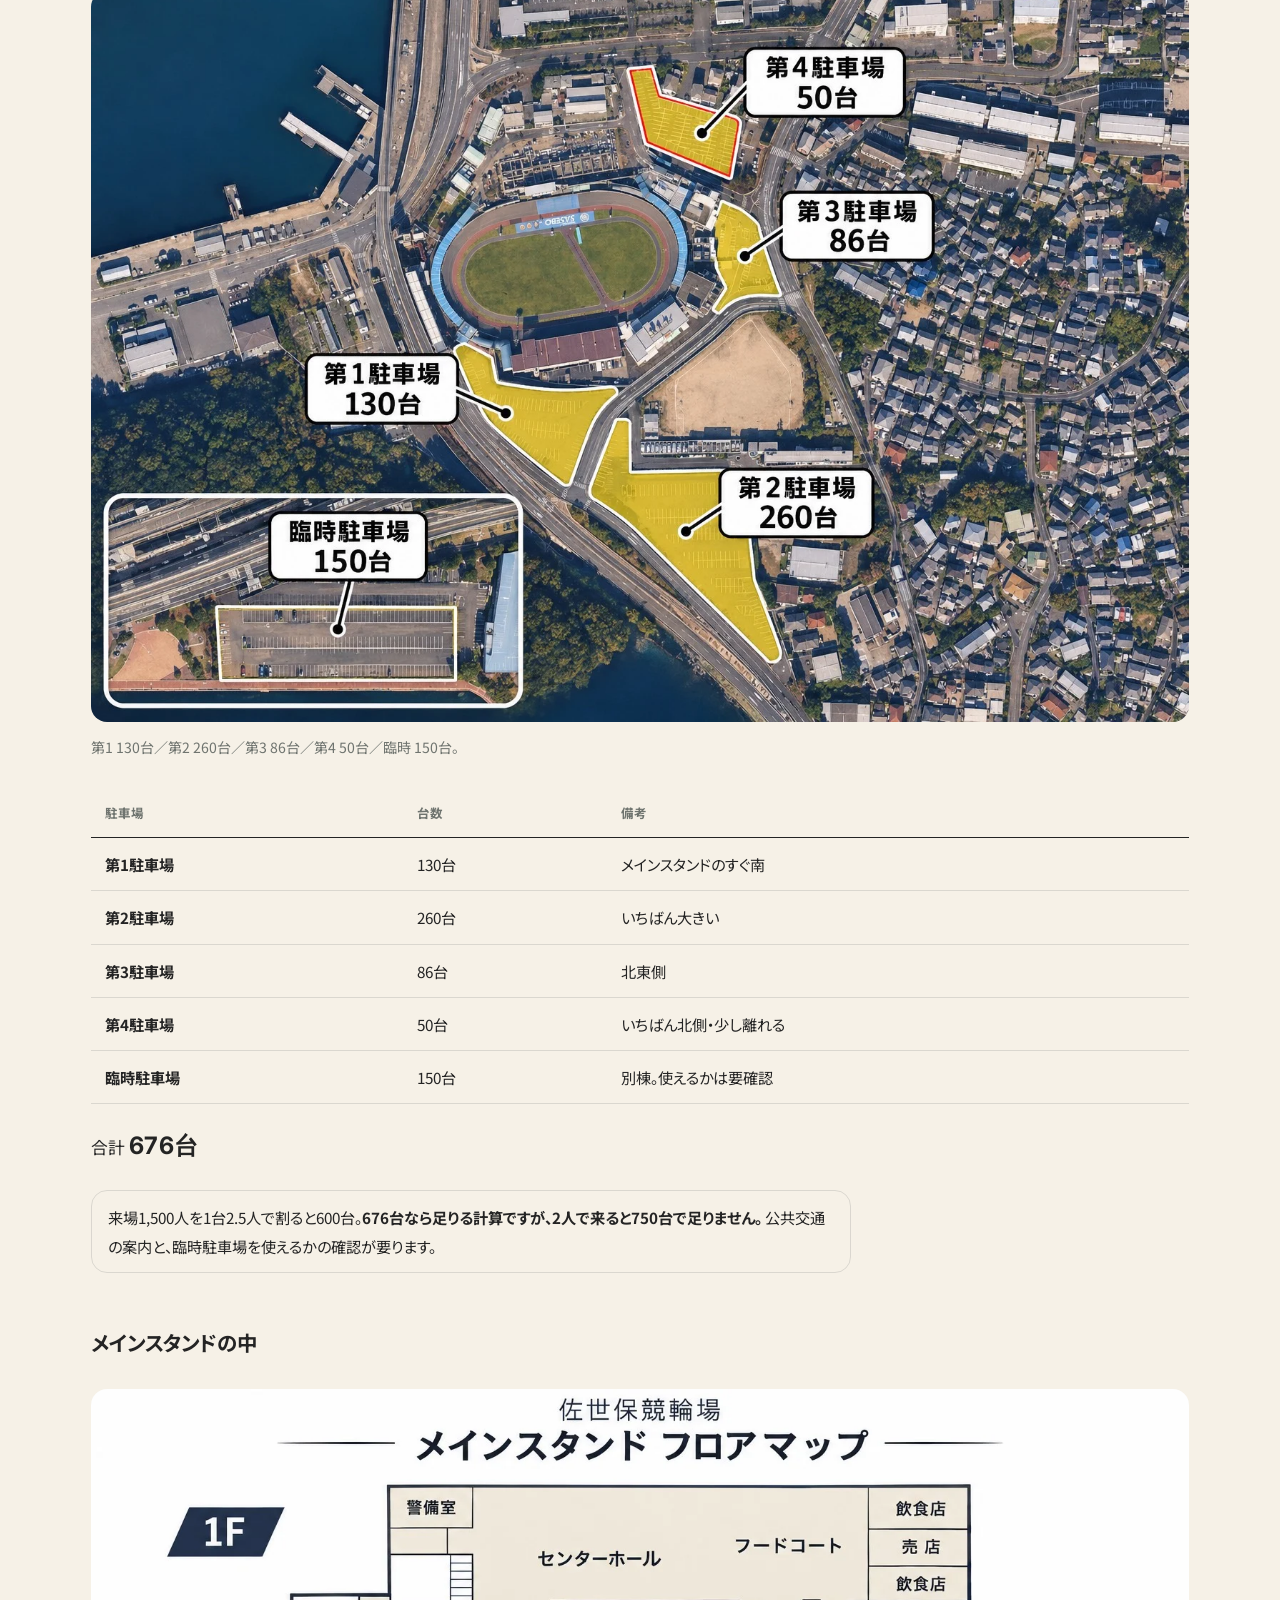
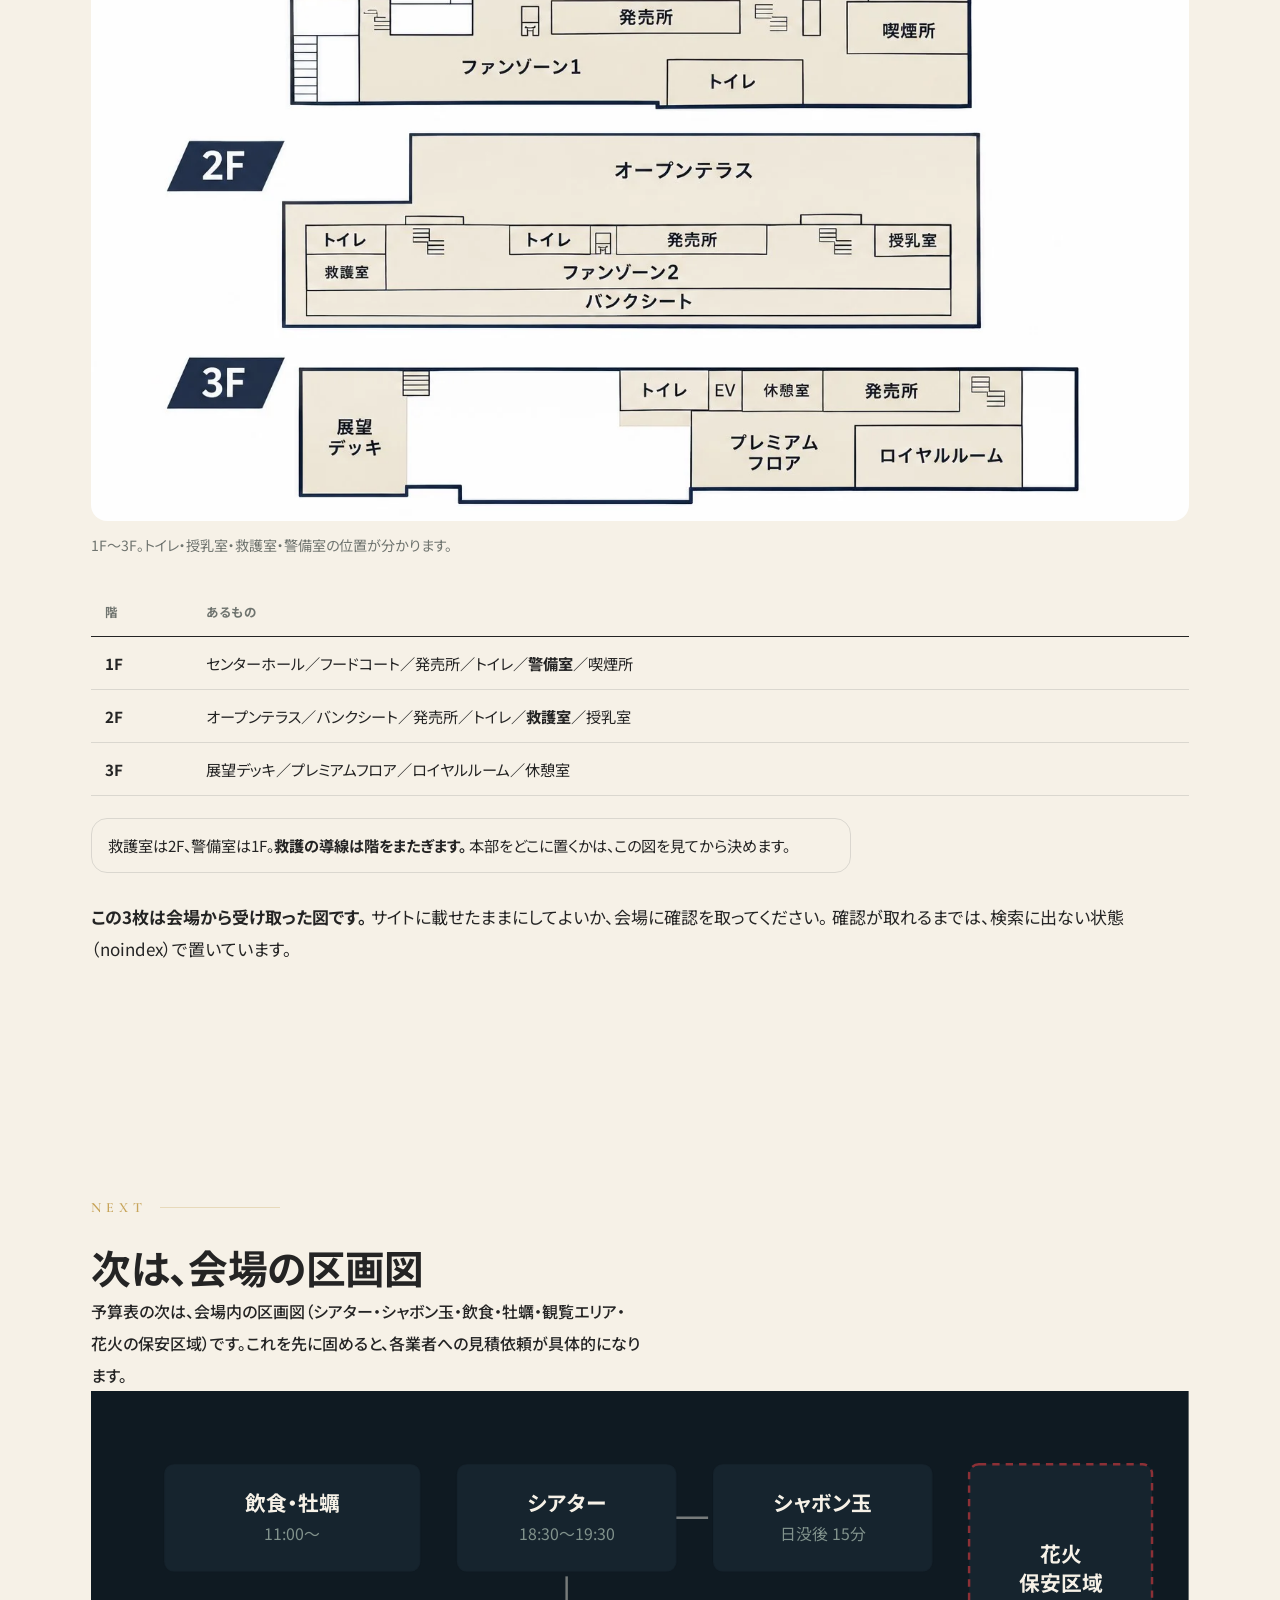
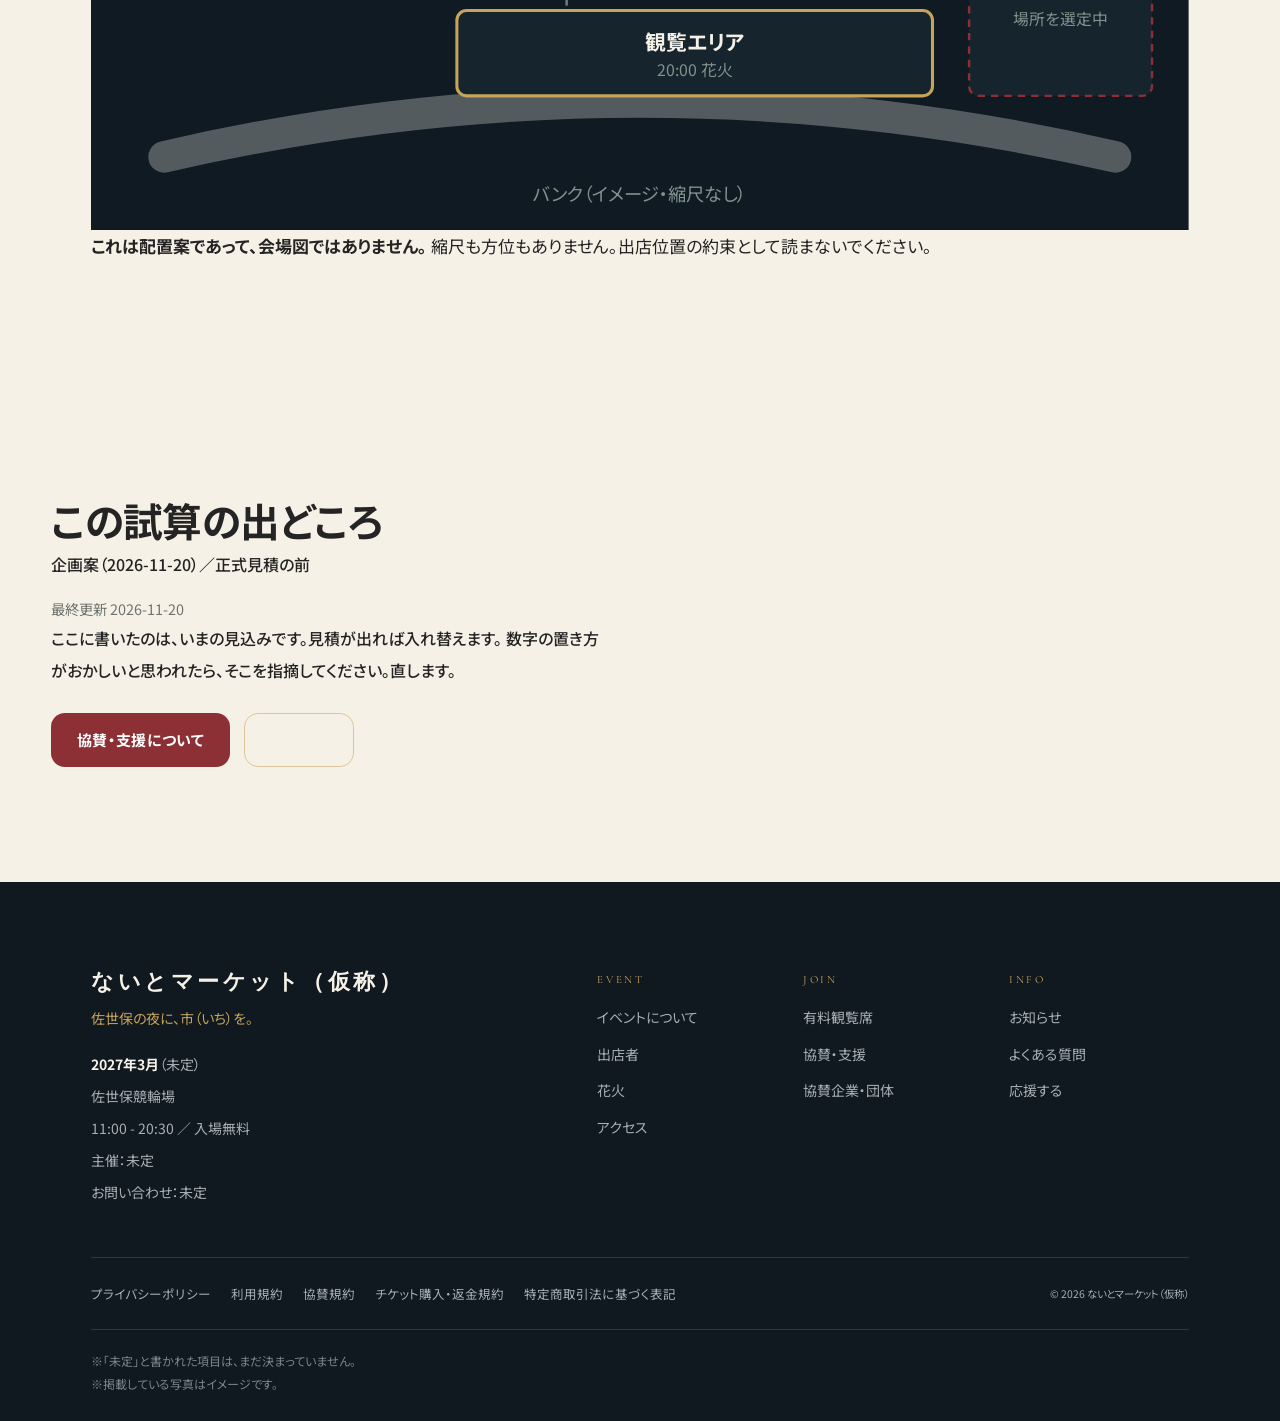
<file: plan.html>
<!doctype html>
<html lang="ja">
<head>
<meta charset="utf-8">
<meta name="viewport" content="width=device-width, initial-scale=1">
<title>事業の規模と試算｜ないとマーケット（仮称）</title>
<meta name="description" content="来場者数、収入、支出、損益の見込みと、会場のおおよその位置。記載の数値はすべて仮説で、実績ではありません。">
<meta name="robots" content="noindex"><!-- ★公開時に削除してください（仕様書21章） -->
<!-- ★ canonical は正式ドメインが決まってから戻すこと。
     example.jp のまま公開すると、検索側に別の URL を
     正として伝えてしまう。<link rel="canonical" href="https://※/plan.html"> -->
<meta property="og:type" content="website">
<meta property="og:site_name" content="ないとマーケット（仮称）">
<meta property="og:title" content="事業の規模と試算｜ないとマーケット（仮称）">
<meta property="og:description" content="来場者数、収入、支出、損益の見込みと、会場のおおよその位置。記載の数値はすべて仮説で、実績ではありません。">
<meta property="og:image" content="assets/img/photo/og-image.jpg">
<meta name="twitter:card" content="summary_large_image">
<link rel="preconnect" href="https://fonts.googleapis.com">
<link rel="preconnect" href="https://fonts.gstatic.com" crossorigin>
<link href="https://fonts.googleapis.com/css2?family=Cormorant+Garamond:wght@500;600&family=Inter:wght@600;700&family=Noto+Sans+JP:wght@400;500;700&display=swap" rel="stylesheet">
<link rel="stylesheet" href="assets/css/style.css">
</head>
<body>
<a class="skip" href="#main">本文へスキップ</a>
<div class="topbar" id="topbar">
<div id="alert"></div>
<header class="hd is-solid">
  <div class="hd__in">
    <a class="logo" href="index.html" aria-label="ないとマーケット（仮称） トップページ">
      <span class="logo__en"><span>NIGHT</span><span>MARKET</span></span>
      <span class="logo__jp">ないとマーケット（仮称）</span>
    </a>
    <nav class="nav" aria-label="メインナビゲーション"><a class="nav__link" data-page="about.html" href="about.html">ABOUT</a><a class="nav__link" data-page="market.html" href="market.html">MARKET</a><a class="nav__link" data-page="fireworks.html" href="fireworks.html">FIREWORKS</a><a class="nav__link" data-page="ticket.html" href="ticket.html">TICKET</a><a class="nav__link" data-page="support.html" href="support.html">SUPPORT</a><a class="nav__link" data-page="access.html" href="access.html">ACCESS</a></nav>
    <a class="hd__cta" id="hdCta" href="support.html">
      <span class="hd__cta-sub">応援する</span>
      <span class="hd__cta-main">1,000円から受付中</span>
    </a>
    <button type="button" class="burger" aria-expanded="false" aria-controls="drawer" aria-label="メニューを開く"><span></span></button>
  </div>
</header>
</div>

<div class="drawer" id="drawer">
  <button type="button" class="drawer__close" aria-label="メニューを閉じる">&#215;</button>
  <nav class="drawer__nav" aria-label="モバイルナビゲーション"><a class="drawer__link" href="about.html"><span>ABOUT</span>イベントについて</a><a class="drawer__link" href="market.html"><span>MARKET</span>出店者</a><a class="drawer__link" href="fireworks.html"><span>FIREWORKS</span>花火</a><a class="drawer__link" href="ticket.html"><span>TICKET</span>有料観覧席</a><a class="drawer__link" href="support.html"><span>SUPPORT</span>協賛・支援</a><a class="drawer__link" href="access.html"><span>ACCESS</span>アクセス</a><a class="drawer__link" href="partners.html"><span>PARTNERS</span>協賛企業・団体</a><a class="drawer__link" href="news.html"><span>NEWS</span>お知らせ</a><a class="drawer__link" href="faq.html"><span>FAQ</span>よくある質問</a></nav>
  <div class="drawer__foot">
    <a class="btn btn--support btn--block" href="support.html">応援する</a>
    <a class="btn btn--secondary btn--block" href="ticket.html">有料観覧席</a>
  </div>
</div>

<main id="main">

  <!-- ───────── 結論 ───────── -->
  <section class="section" id="lead">
    <div class="wrap">
      <p class="eyebrow">PLAN &amp; ESTIMATE</p>
      <h1 class="h1">花火は落とさない。<br>残りで、見せ場をつくる。</h1>

      <p class="plan-note" style="margin-top:1.2em">
        このページは、協賛・出店をご検討の方にお渡ししているものです。
        <a href="index.html">トップへ戻る</a>
      </p>
      <p class="plan-status" id="planStatus"></p>
      <p class="plan-caution" id="planCaution" role="note"></p>

      <figure class="plan-figure">
        <img src="assets/img/photo/fireworks.jpg" alt="佐世保競輪場のバンク越しに上がる花火のイメージ"
             width="1600" height="1100" loading="eager">
        <figcaption>写真はイメージです。花火は打ち上げ場所を選定中です。</figcaption>
      </figure>

      <p class="legend">
        <span class="plan-tag plan-tag--draft">仮置</span> 見積前の枠
        <span class="plan-tag plan-tag--none">未算出</span> 確認が済んでいない
      </p>
    </div>
  </section>

  <!-- ───────── 予算 ───────── -->
  <section class="section section--alt" id="budget">
    <div class="wrap">
      <p class="eyebrow">BUDGET</p>
      <h2 class="h2">総予算 500万円</h2>
      <p class="lead wrap--narrow" style="margin-inline:0">
        花火に <b>300万円</b>。残り <b>168万円</b> で演出と運営をまかない、
        <b>32万円</b> を予備に残します。
      </p>

      <figure>
        <div class="scroll">
          <svg viewBox="0 0 900 150" role="img"
               aria-label="総予算500万円の内訳。花火300万円、その他168万円、予備費32万円。棒の長さは金額に比例。">
            <rect class="pb pb--fire" x="20" y="40" width="516" height="46" rx="4"></rect>
            <rect class="pb pb--other" x="536" y="40" width="289" height="46" rx="4"></rect>
            <rect class="pb pb--spare" x="825" y="40" width="55" height="46" rx="4"></rect>
            <text class="pb-t" x="34" y="70">花火 300万円</text>
            <text class="pb-t" x="550" y="70">その他 168万円</text>
            <text class="pb-s" x="20" y="112">60%</text>
            <text class="pb-s" x="536" y="112">33.6%</text>
            <text class="pb-s" x="790" y="112">予備 32万円</text>
          </svg>
        </div>
      </figure>

      <p class="plan-total">合計 <b id="planBudgetTotal">—</b></p>
      <div class="table-wrap">
        <table class="plan-table" id="planBudget">
          <thead><tr><th scope="col">費目</th><th scope="col">予算</th><th scope="col">削れるか</th><th scope="col">備考</th></tr></thead>
          <tbody></tbody>
        </table>
      </div>
      <p class="plan-rule" id="planBudgetNote"></p>

      <div class="nums" style="margin-top:1.6rem">
        <div class="num num--hot"><b>300<span class="unit">万円</span></b><span>花火（削らない）</span></div>
        <div class="num"><b>65<span class="unit">万円</span></b><span>演出3つの合計</span></div>
        <div class="num"><b>52<span class="unit">万円</span></b><span>安全に関わる費目</span></div>
        <div class="num"><b>32<span class="unit">万円</span></b><span>予備費（手を付けない）</span></div>
      </div>
    </div>
  </section>

  <!-- ───────── 演出 ───────── -->
  <section class="section" id="shows">
    <div class="wrap">
      <p class="eyebrow">SHOW</p>
      <h2 class="h2">別々に金をかけず、重ねる</h2>
      <p class="lead wrap--narrow" style="margin-inline:0">
        ライトアップとシャボン玉を<b>別のコンテンツにしません。</b>
        点灯した会場にシャボン玉を飛ばせば、照明がそのまま光源になります。
        費用効率がよく、映像も撮りやすくなります。
      </p>

      <div class="show-grid" id="planShows"></div>

      <figure class="plan-figure plan-figure--pair">
        <div>
          <img src="assets/img/photo/light.jpg" alt="行灯と裸電球で照らされた通路のイメージ"
               width="1400" height="933" loading="lazy">
          <figcaption>ライトアップ（手元の素材）。この光をシャボン玉の光源に兼ねます。</figcaption>
        </div>
        <div>
          <img src="assets/img/photo/bubble-show.jpg" alt="照明を受けて夜空に広がるシャボン玉と演者"
               width="1671" height="941" loading="lazy">
          <figcaption>シャボン玉演出の参考写真。当イベントの開催実績ではありません。10〜15分のショーとして、音楽と合わせる案です。</figcaption>
        </div>
      </figure>
    </div>
  </section>

  <!-- ───────── 当日 ───────── -->
  <section class="section section--alt" id="timetable">
    <div class="wrap">
      <p class="eyebrow">TIMETABLE</p>
      <h2 class="h2">当日の流れ（案）</h2>
      <p class="lead wrap--narrow" style="margin-inline:0">
        <b>シアターとシャボン玉は、時間も場所も分けます。</b>
        シャボン玉に当てた光が、映像に干渉するためです。
      </p>

      <figure>
        <div class="scroll">
          <svg viewBox="0 0 900 190" role="img"
               aria-label="昼のマルシェ、ライトアップ点灯、シャボン玉、ミニシアター、花火の順に進む一日の流れ図。">
            <path class="tl-line" d="M40,96 L860,96"></path>
            <g class="tl">
              <circle cx="90" cy="96" r="13"/><text x="90" y="62" text-anchor="middle">11:00</text>
              <text x="90" y="134" text-anchor="middle" class="tl-s">昼のマルシェ</text>
            </g>
            <g class="tl">
              <circle cx="285" cy="96" r="13"/><text x="285" y="62" text-anchor="middle">日没前後</text>
              <text x="285" y="134" text-anchor="middle" class="tl-s">ライトアップ</text>
            </g>
            <g class="tl">
              <circle cx="470" cy="96" r="15" class="tl-hot"/><text x="470" y="62" text-anchor="middle">日没後</text>
              <text x="470" y="134" text-anchor="middle" class="tl-s">シャボン玉 15分</text>
            </g>
            <g class="tl">
              <circle cx="655" cy="96" r="13"/><text x="655" y="62" text-anchor="middle">18:30</text>
              <text x="655" y="134" text-anchor="middle" class="tl-s">ミニシアター</text>
            </g>
            <g class="tl">
              <circle cx="840" cy="96" r="17" class="tl-fire"/><text x="840" y="56" text-anchor="middle">20:00</text>
              <text x="840" y="138" text-anchor="middle" class="tl-s">花火</text>
            </g>
            <text x="470" y="176" text-anchor="middle" class="tl-note">シャボン玉とシアターは、時間と場所を分ける</text>
          </svg>
        </div>
      </figure>

      <div class="table-wrap">
        <table class="plan-table plan-table--time" id="planTimetable">
          <thead><tr><th scope="col">時間</th><th scope="col">来場者</th><th scope="col">運営</th></tr></thead>
          <tbody></tbody>
        </table>
      </div>
      <p class="plan-note" id="planTimetableNote"></p>

      <figure class="plan-figure plan-figure--pair" style="margin-top:2rem">
        <div>
          <img src="assets/img/photo/market.jpg" alt="屋台と行灯が並ぶマルシェのイメージ"
               width="1400" height="933" loading="lazy">
          <figcaption>昼のマルシェ（手元の素材）。11:00〜16:30。</figcaption>
        </div>
        <div>
          <img src="assets/img/photo/mini-theater.jpg" alt="屋外のバルーンスクリーンを囲んで映像を見る人たちのイメージ"
               width="1672" height="941" loading="lazy">
          <figcaption>ミニバルーンシアターのイメージ。100〜150インチ、20〜50人が入れ替わる規模を想定しています。</figcaption>
        </div>
      </figure>
    </div>
  </section>

  <!-- ───────── 確認 ───────── -->
  <section class="section" id="checks">
    <div class="wrap">
      <p class="eyebrow">CHECK</p>
      <h2 class="h2">先に潰すこと</h2>
      <p class="lead wrap--narrow" style="margin-inline:0">
        <b>どれも、埋まるまで金額が動きます。</b>
        業者に当たる前に、ここを確かめます。
      </p>
      <div class="check-list" id="planChecks"></div>
    </div>
  </section>

  <!-- ───────── 会場 ───────── -->
  <section class="section" id="venue">
    <div class="wrap">
      <p class="eyebrow">VENUE</p>
      <h2 class="h2">会場を、図で押さえる</h2>
      <p class="lead wrap--narrow" style="margin-inline:0">
        区画を決める前に、<b>いまある建物と駐車場を押さえます。</b>
        この3枚は会場から受け取った図です。
      </p>

      <figure class="plan-figure">
        <img src="assets/img/venue/venue-aerial.webp"
             alt="佐世保競輪場をまっすぐ上から見た図。中央にバンクと芝生、南側にメインスタンド、東側に駐車場が並ぶ"
             width="1570" height="1001" loading="lazy">
        <figcaption>会場の俯瞰。バンクの内側（芝生）と、南のメインスタンドが使える面です。</figcaption>
      </figure>

      <h3 class="h3" style="margin-top:2.6em">駐車場は 676台</h3>
      <p class="lead wrap--narrow" style="margin-inline:0">
        仕様書では「利用可・台数は未定」でした。<b>図で台数が分かりました。</b>
      </p>

      <figure class="plan-figure">
        <img src="assets/img/venue/parking-map.webp"
             alt="会場周辺の航空写真に、第1から第4の駐車場と臨時駐車場を色分けして示した図"
             width="1536" height="1024" loading="lazy">
        <figcaption>第1 130台／第2 260台／第3 86台／第4 50台／臨時 150台。</figcaption>
      </figure>

      <div class="table-wrap">
        <table class="plan-table" id="planParking">
          <thead><tr><th scope="col">駐車場</th><th scope="col">台数</th><th scope="col">備考</th></tr></thead>
          <tbody></tbody>
        </table>
      </div>
      <p class="plan-total">合計 <b id="planParkingTotal">—</b></p>
      <p class="plan-rule" id="planParkingNote"></p>

      <h3 class="h3" style="margin-top:2.6em">メインスタンドの中</h3>

      <figure class="plan-figure">
        <img src="assets/img/venue/floor-map.webp"
             alt="メインスタンド1階から3階までのフロアマップ。警備室・救護室・トイレ・授乳室・フードコートなどの位置が書かれている"
             width="1536" height="1024" loading="lazy">
        <figcaption>1F〜3F。トイレ・授乳室・救護室・警備室の位置が分かります。</figcaption>
      </figure>

      <div class="table-wrap">
        <table class="plan-table" id="planFloors">
          <thead><tr><th scope="col">階</th><th scope="col">あるもの</th></tr></thead>
          <tbody></tbody>
        </table>
      </div>
      <p class="plan-rule" id="planFloorNote"></p>

      <div class="strip strip--warn" style="margin-top:1.8rem">
        <b>この3枚は会場から受け取った図です。</b>
        サイトに載せたままにしてよいか、会場に確認を取ってください。
        確認が取れるまでは、検索に出ない状態（noindex）で置いています。
      </div>
    </div>
  </section>

  <!-- ───────── 次 ───────── -->
  <section class="section section--alt" id="next">
    <div class="wrap">
      <p class="eyebrow">NEXT</p>
      <h2 class="h2">次は、会場の区画図</h2>
      <p class="lead wrap--narrow" style="margin-inline:0" id="planNextStep"></p>

      <figure>
        <div class="scroll">
          <svg viewBox="0 0 900 360" role="img"
               aria-label="会場内の区画の配置案。飲食・牡蠣、シアター、シャボン玉、観覧エリア、花火の保安区域の位置関係を示した概略図。縮尺は無い。">
            <rect x="0" y="0" width="900" height="360" fill="#0F1A22"/>
            <path d="M60,300 Q450,210 840,300" class="bank"/>
            <text x="450" y="336" class="svg-cap" text-anchor="middle">バンク（イメージ・縮尺なし）</text>

            <rect class="zone" x="60" y="60" width="210" height="88" rx="8"/>
            <text class="zone-t" x="165" y="98" text-anchor="middle">飲食・牡蠣</text>
            <text class="zone-s" x="165" y="122" text-anchor="middle">11:00〜</text>

            <rect class="zone" x="300" y="60" width="180" height="88" rx="8"/>
            <text class="zone-t" x="390" y="98" text-anchor="middle">シアター</text>
            <text class="zone-s" x="390" y="122" text-anchor="middle">18:30〜19:30</text>

            <rect class="zone" x="510" y="60" width="180" height="88" rx="8"/>
            <text class="zone-t" x="600" y="98" text-anchor="middle">シャボン玉</text>
            <text class="zone-s" x="600" y="122" text-anchor="middle">日没後 15分</text>

            <rect class="zone zone--kan" x="300" y="180" width="390" height="70" rx="8"/>
            <text class="zone-t" x="495" y="212" text-anchor="middle">観覧エリア</text>
            <text class="zone-s" x="495" y="234" text-anchor="middle">20:00 花火</text>

            <rect class="zone zone--ho" x="720" y="60" width="150" height="190" rx="8"/>
            <text class="zone-t" x="795" y="140" text-anchor="middle">花火</text>
            <text class="zone-t" x="795" y="164" text-anchor="middle">保安区域</text>
            <text class="zone-s" x="795" y="192" text-anchor="middle">場所を選定中</text>

            <path class="arrow" d="M480,104 L506,104"/>
            <path class="arrow" d="M390,152 L390,176"/>
          </svg>
        </div>
        <figcaption>
          <b>これは配置案であって、会場図ではありません。</b>
          縮尺も方位もありません。出店位置の約束として読まないでください。
        </figcaption>
      </figure>
    </div>
  </section>

  <!-- ───────── 出どころ ───────── -->
  <section class="section">
    <div class="wrap wrap--narrow" style="margin-inline:0">
      <h2 class="h2">この試算の出どころ</h2>
      <p class="lead" id="planSource"></p>
      <p class="plan-note">最終更新 <span id="planUpdated">—</span></p>
      <p class="lead">
        ここに書いたのは、いまの見込みです。見積が出れば入れ替えます。
        数字の置き方がおかしいと思われたら、そこを指摘してください。直します。
      </p>
      <div class="btn-row" style="margin-top:1.6em">
        <a class="btn btn--support" href="support.html">協賛・支援について</a>
        <a class="btn btn--secondary" href="index.html">トップへ</a>
      </div>
    </div>
  </section>

</main>

<footer class="ft">
  <div class="wrap">
    <div class="ft__top">
      <div class="ft__brand">
        <p class="logo__en">ないとマーケット（仮称）</p>
        <p class="ft__tag">佐世保の夜に、市（いち）を。</p>
        <div class="ft__info">
          <p><b class="js-date">2027年3月</b><span class="js-provisional" hidden>（未定）</span></p>
          <p class="js-venue">佐世保競輪場</p>
          <p><span class="js-open">15:00 - 20:30</span> ／ <span class="js-admission">入場無料</span></p>
          <p>主催：<span class="js-organizer">未定</span></p>
          <p>お問い合わせ：<span class="js-contact">未定</span></p>
        </div>
      </div>
      <div class="ft__navs">
        <div>
          <p class="ft__ttl">Event</p>
          <ul class="ft__list">
            <li><a href="about.html">イベントについて</a></li>
              <li><a href="market.html">出店者</a></li>
            <li><a href="fireworks.html">花火</a></li>
            <li><a href="access.html">アクセス</a></li>
          </ul>
        </div>
        <div>
          <p class="ft__ttl">Join</p>
          <ul class="ft__list">
            <li><a href="ticket.html">有料観覧席</a></li>
            <li><a href="support.html">協賛・支援</a></li>
            <li><a href="partners.html">協賛企業・団体</a></li>
          </ul>
        </div>
        <div>
          <p class="ft__ttl">Info</p>
          <ul class="ft__list">
            <li><a href="news.html">お知らせ</a></li>
            <li><a href="faq.html">よくある質問</a></li>
            <li><a href="index.html#meter">応援する</a></li>
          </ul>
        </div>
      </div>
    </div>
    <div class="ft__bottom">
      <div class="ft__legal" id="legalLinks"></div>
      <small>&copy; <span class="js-year">2026</span> ないとマーケット（仮称）</small>
    </div>
    <p class="ft__note">
      ※「未定」と書かれた項目は、まだ決まっていません。<br>
      ※掲載している写真はイメージです。
    </p>
  </div>
</footer>

<div class="mcta">
  <a class="btn btn--support" href="support.html">応援する</a>
  <a class="btn btn--secondary" href="ticket.html">観覧席について</a><!-- 席の販売は、花火の打ち上げ場所が決まるまで開けない（仕様書5節） -->
</div>
<div class="toast" id="toast" role="status" aria-live="polite"></div>

<script src="assets/js/data.js"></script>
<script src="assets/js/site.js"></script>
<script src="assets/js/plan.js"></script>
</body>
</html>
</file>
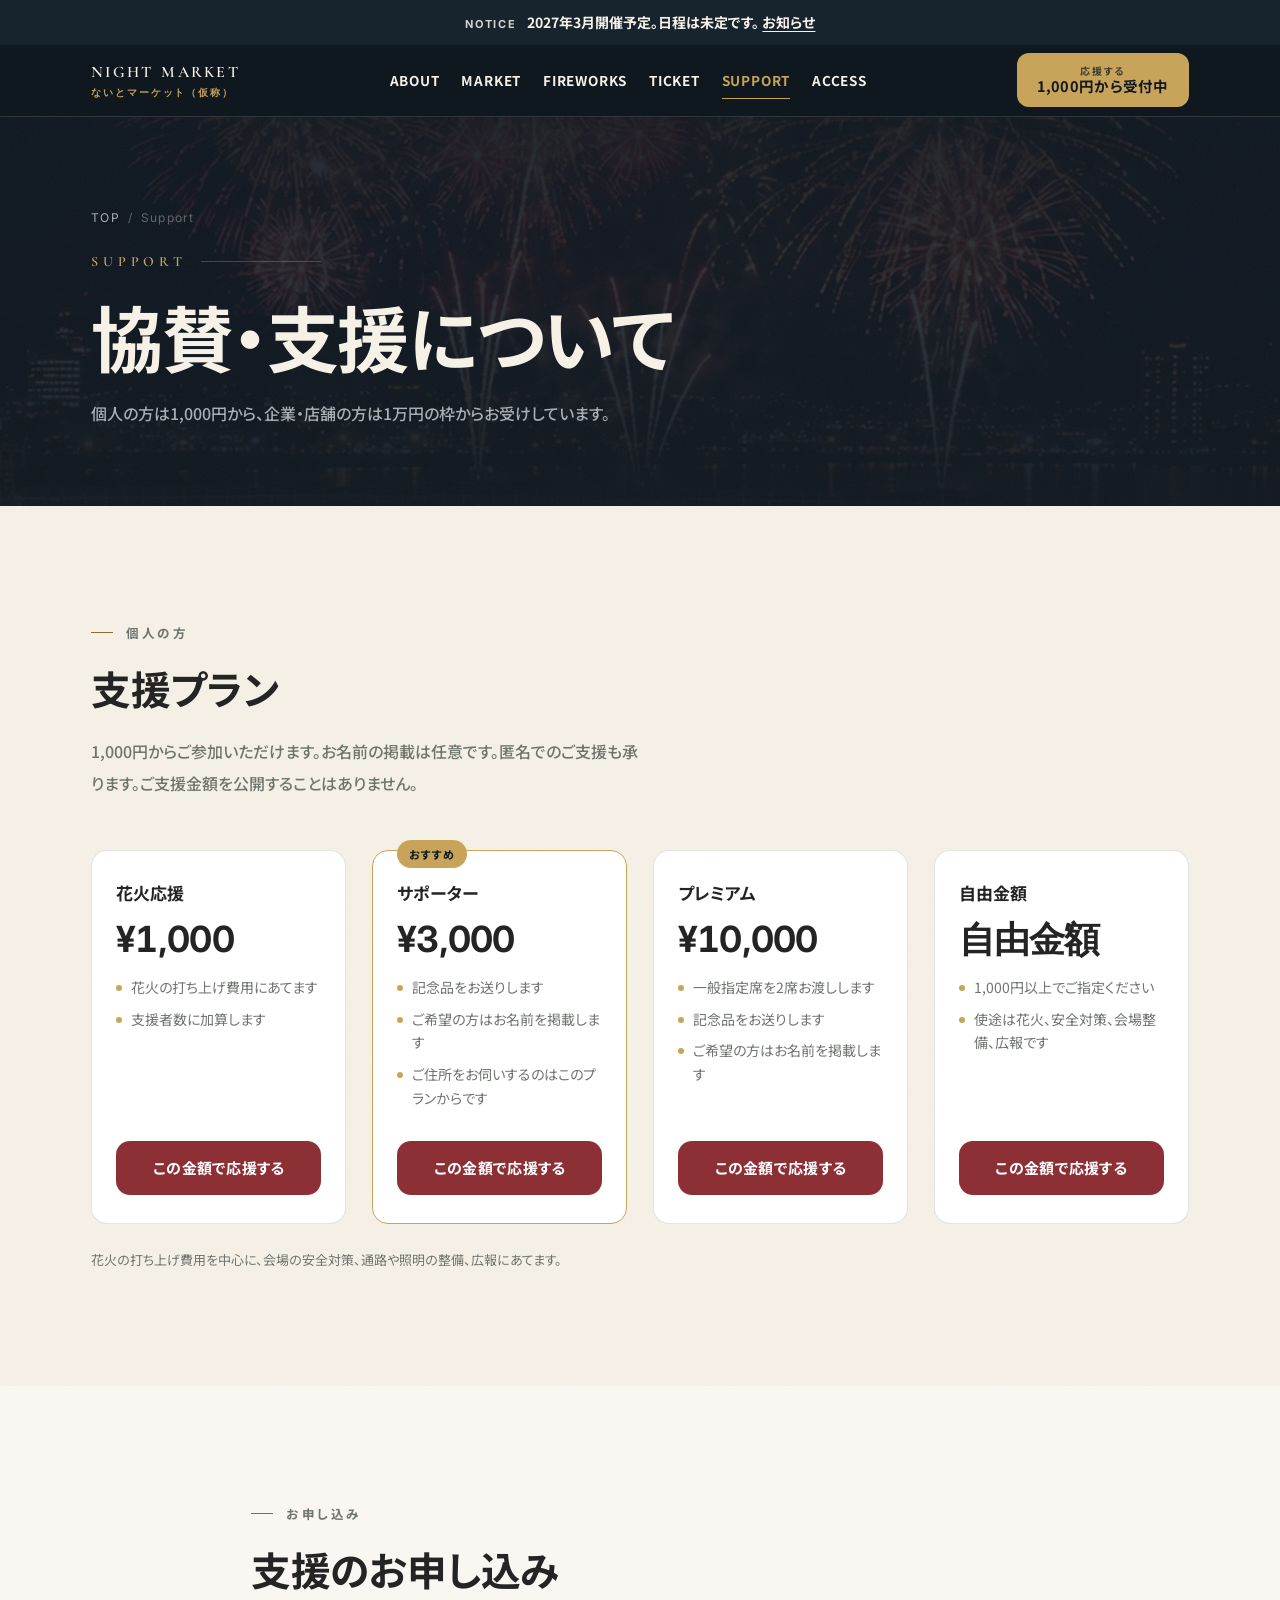
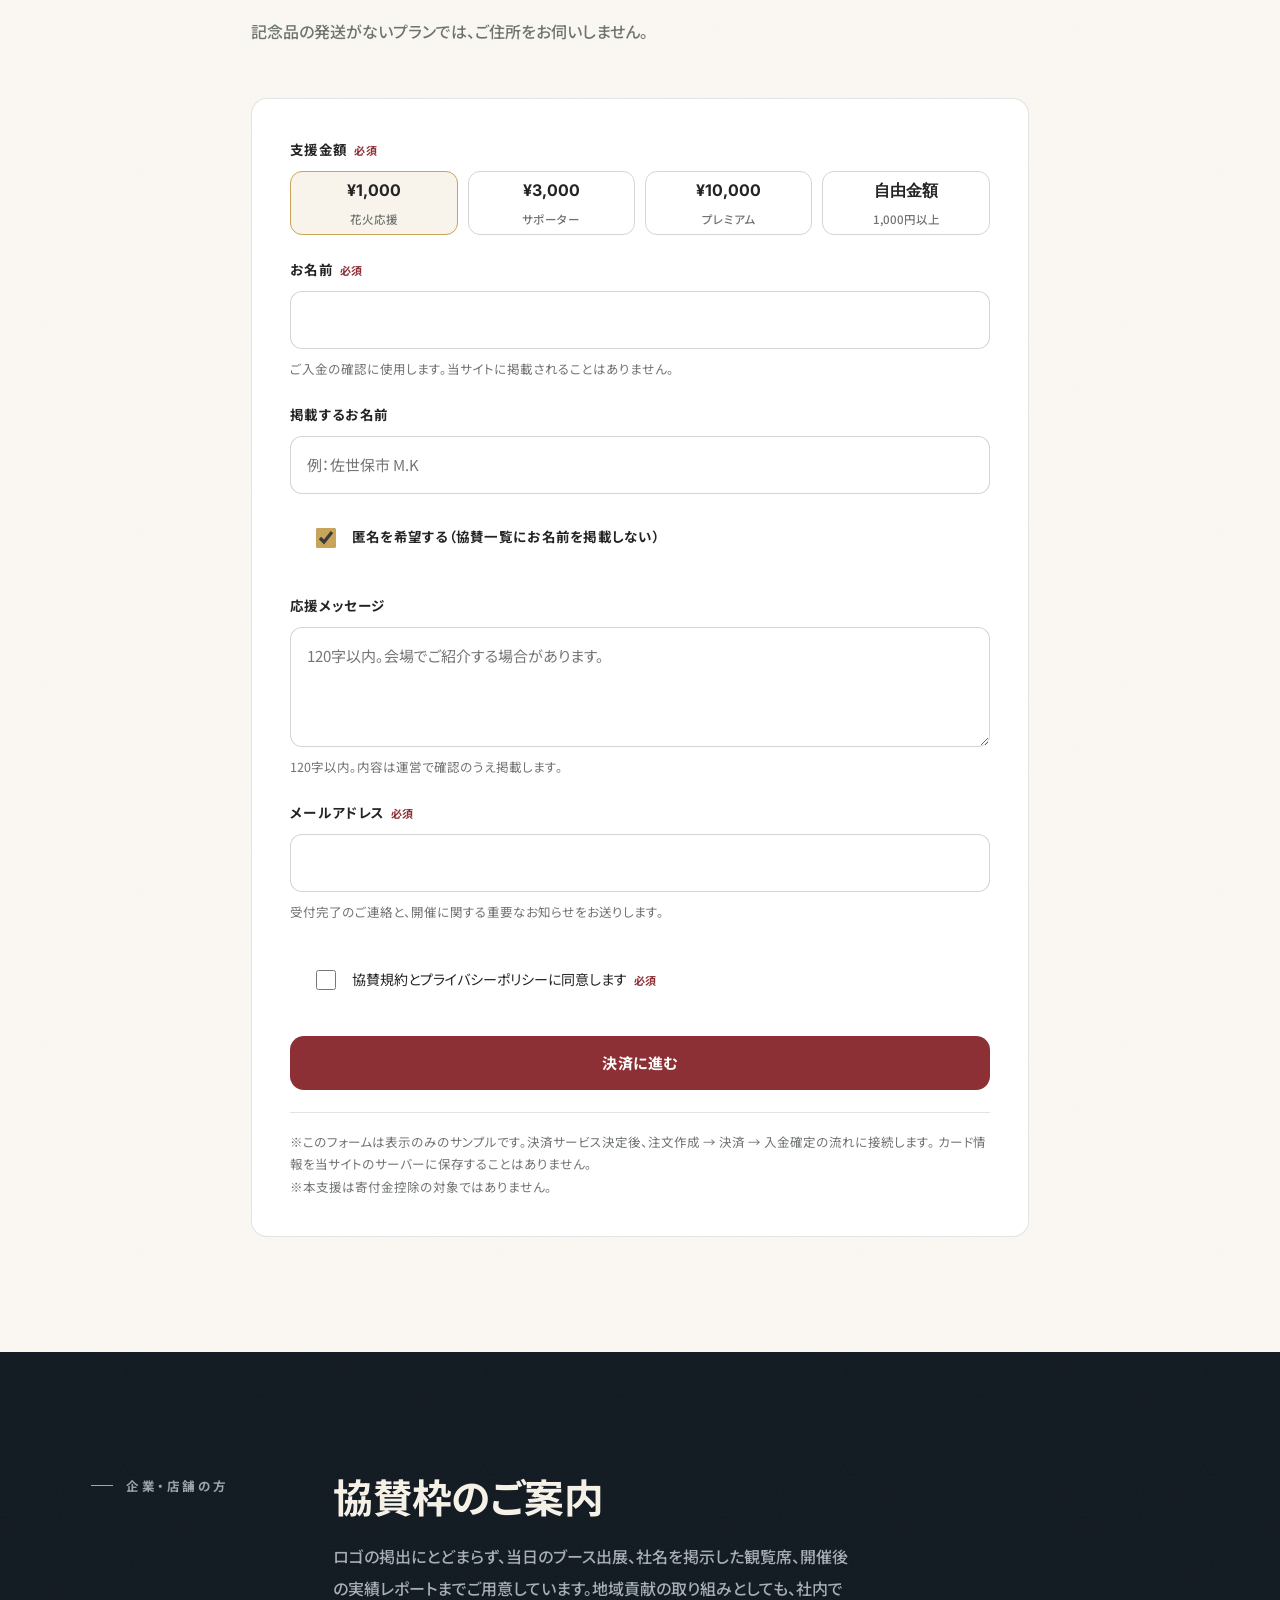
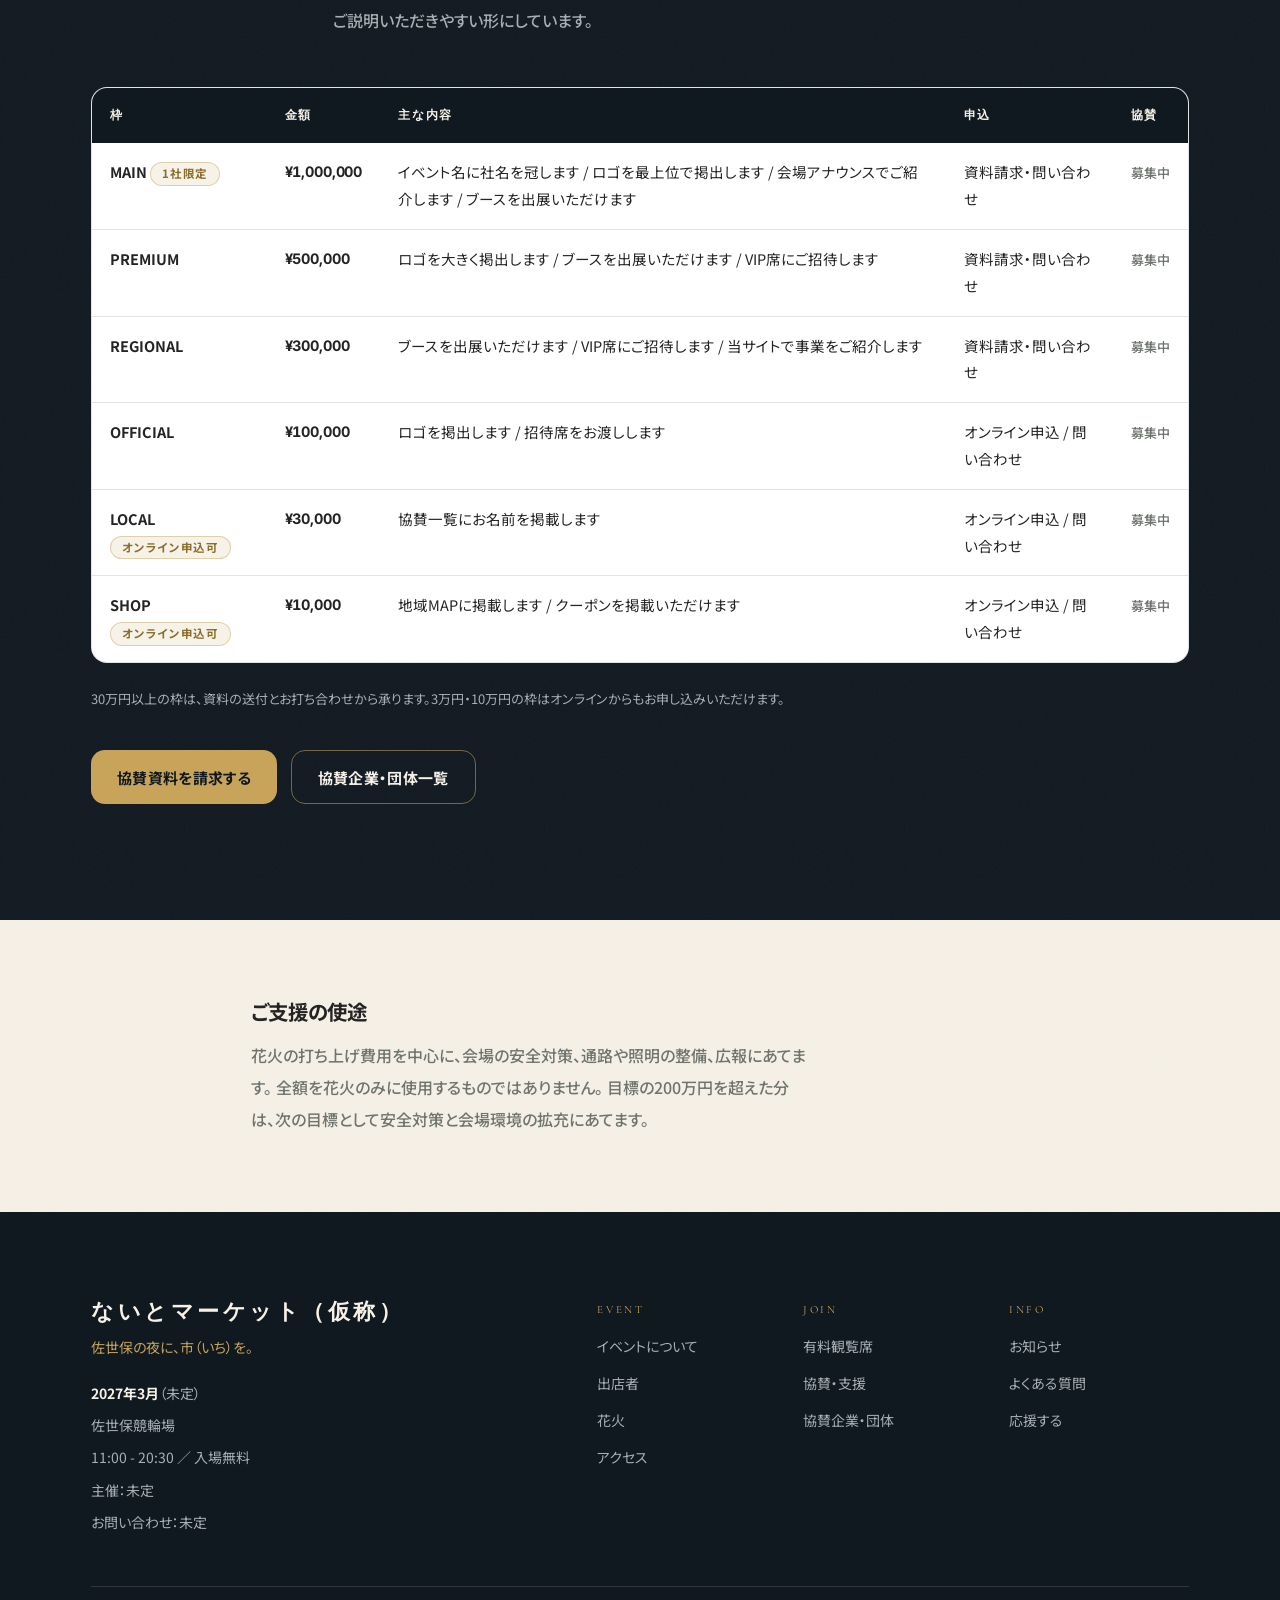
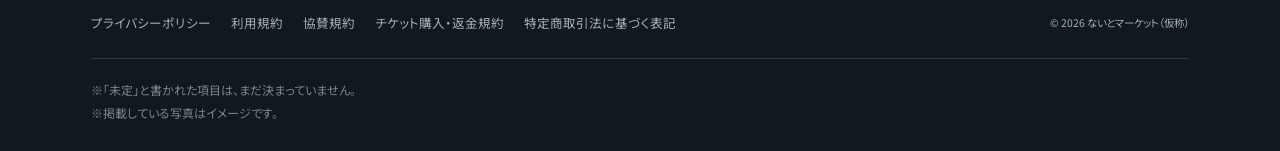
<file: support.html>
<!doctype html>
<html lang="ja">
<head>
<meta charset="utf-8">
<meta name="viewport" content="width=device-width, initial-scale=1">
<title>協賛・支援｜ないとマーケット（仮称）</title>
<meta name="description" content="1,000円から参加できる個人支援と、1万円から承る企業・店舗の協賛枠。ご支援は花火の実施費用と会場の安全対策・環境整備・広報費に充当します。">
<meta name="robots" content="noindex"><!-- ★公開時に削除してください（仕様書21章） -->
<!-- ★ canonical は正式ドメインが決まってから戻すこと。
     example.jp のまま公開すると、検索側に別の URL を
     正として伝えてしまう。<link rel="canonical" href="https://※/support.html"> -->
<meta property="og:type" content="website">
<meta property="og:site_name" content="ないとマーケット（仮称）">
<meta property="og:title" content="協賛・支援｜ないとマーケット（仮称）">
<meta property="og:description" content="1,000円から参加できる個人支援と、1万円から承る企業・店舗の協賛枠。ご支援は花火の実施費用と会場の安全対策・環境整備・広報費に充当します。">
<meta property="og:image" content="assets/img/photo/og-image.jpg">
<meta name="twitter:card" content="summary_large_image">
<link rel="preconnect" href="https://fonts.googleapis.com">
<link rel="preconnect" href="https://fonts.gstatic.com" crossorigin>
<link href="https://fonts.googleapis.com/css2?family=Cormorant+Garamond:wght@500;600&family=Inter:wght@600;700&family=Noto+Sans+JP:wght@400;500;700&display=swap" rel="stylesheet">
<link rel="stylesheet" href="assets/css/style.css">
</head>
<body>
<a class="skip" href="#main">本文へスキップ</a>
<div class="topbar" id="topbar">
<div id="alert"></div>
<header class="hd is-solid">
  <div class="hd__in">
    <a class="logo" href="index.html" aria-label="ないとマーケット（仮称） トップページ">
      <span class="logo__en"><span>NIGHT</span><span>MARKET</span></span>
      <span class="logo__jp">ないとマーケット（仮称）</span>
    </a>
    <nav class="nav" aria-label="メインナビゲーション"><a class="nav__link" data-page="about.html" href="about.html">ABOUT</a><a class="nav__link" data-page="market.html" href="market.html">MARKET</a><a class="nav__link" data-page="fireworks.html" href="fireworks.html">FIREWORKS</a><a class="nav__link" data-page="ticket.html" href="ticket.html">TICKET</a><a class="nav__link" data-page="support.html" href="support.html">SUPPORT</a><a class="nav__link" data-page="access.html" href="access.html">ACCESS</a></nav>
    <a class="hd__cta" id="hdCta" href="support.html">
      <span class="hd__cta-sub">応援する</span>
      <span class="hd__cta-main">1,000円から受付中</span>
    </a>
    <button type="button" class="burger" aria-expanded="false" aria-controls="drawer" aria-label="メニューを開く"><span></span></button>
  </div>
</header>
</div>

<div class="drawer" id="drawer">
  <button type="button" class="drawer__close" aria-label="メニューを閉じる">&#215;</button>
  <nav class="drawer__nav" aria-label="モバイルナビゲーション"><a class="drawer__link" href="about.html"><span>ABOUT</span>イベントについて</a><a class="drawer__link" href="market.html"><span>MARKET</span>出店者</a><a class="drawer__link" href="fireworks.html"><span>FIREWORKS</span>花火</a><a class="drawer__link" href="ticket.html"><span>TICKET</span>有料観覧席</a><a class="drawer__link" href="support.html"><span>SUPPORT</span>協賛・支援</a><a class="drawer__link" href="access.html"><span>ACCESS</span>アクセス</a><a class="drawer__link" href="partners.html"><span>PARTNERS</span>協賛企業・団体</a><a class="drawer__link" href="news.html"><span>NEWS</span>お知らせ</a><a class="drawer__link" href="faq.html"><span>FAQ</span>よくある質問</a></nav>
  <div class="drawer__foot">
    <a class="btn btn--support btn--block" href="support.html">応援する</a>
    <a class="btn btn--secondary btn--block" href="ticket.html">有料観覧席</a>
  </div>
</div>

<main id="main">
<header class="phead">
  <div class="phead__media"><img src="assets/img/photo/support.jpg" alt="" width="1400" height="1000"></div>
  <div class="phead__scrim"></div>
  <div class="wrap phead__in">
    <nav class="crumb" aria-label="現在地"><a href="index.html">TOP</a><span>/</span><span>Support</span></nav>
    <p class="eyebrow">Support</p>
    <h1 class="h1">協賛・支援について</h1>
    <p class="lead">個人の方は1,000円から、企業・店舗の方は1万円の枠からお受けしています。</p>
  </div>
</header>

<section class="section section--ivory" id="personal">
  <div class="wrap">
    <div class="sec-head rv">
      <p class="label">個人の方</p>
      <h2 class="h2">支援プラン</h2>
      <p class="lead">1,000円からご参加いただけます。お名前の掲載は任意です。匿名でのご支援も承ります。ご支援金額を公開することはありません。</p>
    </div>
    <div class="grid grid--4" id="supportPlans"></div>
    <p class="note mt-m js-use-of-funds"></p>
  </div>
</section>

<section class="section section--white" id="form">
  <div class="wrap wrap--narrow">
    <div class="sec-head rv">
      <p class="label">お申し込み</p>
      <h2 class="h2">支援のお申し込み</h2>
      <p class="lead">記念品の発送がないプランでは、ご住所をお伺いしません。</p>
    </div>

    <form class="form rv" id="supportForm" novalidate>
      <div class="field">
        <label id="amountLabel">支援金額<span class="req">必須</span></label>
        <div class="choices" role="group" aria-labelledby="amountLabel">
          <label class="choice"><input type="radio" name="amount" value="1000" checked><span>&yen;1,000<em>花火応援</em></span></label>
          <label class="choice"><input type="radio" name="amount" value="3000"><span>&yen;3,000<em>サポーター</em></span></label>
          <label class="choice"><input type="radio" name="amount" value="10000"><span>&yen;10,000<em>プレミアム</em></span></label>
          <label class="choice"><input type="radio" name="amount" value="custom"><span>自由金額<em>1,000円以上</em></span></label>
        </div>
      </div>

      <div class="field">
        <label for="sfName">お名前<span class="req">必須</span></label>
        <input class="input" type="text" id="sfName" name="name" autocomplete="name" required>
        <p class="hint">ご入金の確認に使用します。当サイトに掲載されることはありません。</p>
      </div>

      <div class="field">
        <label for="sfPublic">掲載するお名前</label>
        <input class="input" type="text" id="sfPublic" name="public_name" placeholder="例：佐世保市 M.K">
        <label class="check"><input type="checkbox" name="anonymous" checked>
          <span>匿名を希望する（協賛一覧にお名前を掲載しない）</span></label>
      </div>

      <div class="field">
        <label for="sfMessage">応援メッセージ</label>
        <textarea class="textarea" id="sfMessage" name="message" maxlength="120"
                  placeholder="120字以内。会場でご紹介する場合があります。"></textarea>
        <p class="hint">120字以内。内容は運営で確認のうえ掲載します。</p>
      </div>

      <div class="field">
        <label for="sfEmail">メールアドレス<span class="req">必須</span></label>
        <input class="input" type="email" id="sfEmail" name="email" autocomplete="email" required>
        <p class="hint">受付完了のご連絡と、開催に関する重要なお知らせをお送りします。</p>
      </div>

      <label class="check"><input type="checkbox" name="agree" required>
        <span>協賛規約とプライバシーポリシーに同意します<span class="req">必須</span></span></label>

      <button type="submit" class="btn btn--support btn--block">決済に進む</button>

      <p class="form__note">
        ※このフォームは表示のみのサンプルです。決済サービス決定後、注文作成 &rarr; 決済 &rarr; 入金確定の流れに接続します。
        カード情報を当サイトのサーバーに保存することはありません。<br>
        ※本支援は寄付金控除の対象ではありません。
      </p>
    </form>
  </div>
</section>

<section class="section section--ink" id="company">
  <div class="wrap">
    <div class="sec-head sec-head--rail rv">
      <p class="label">企業・店舗の方</p>
      <div>
        <h2 class="h2">協賛枠のご案内</h2>
        <p class="lead">ロゴの掲出にとどまらず、当日のブース出展、社名を掲示した観覧席、開催後の実績レポートまでご用意しています。地域貢献の取り組みとしても、社内でご説明いただきやすい形にしています。</p>
      </div>
    </div>
    <div class="tbl rv"><table id="sponsorTiers"></table></div>
    <p class="note mt-m">
      30万円以上の枠は、資料の送付とお打ち合わせから承ります。3万円・10万円の枠はオンラインからもお申し込みいただけます。
    </p>
    <div class="btn-row mt-l">
      <a class="btn btn--primary" href="mailto:">協賛資料を請求する</a>
      <a class="btn btn--secondary" href="partners.html">協賛企業・団体一覧</a>
    </div>
  </div>
</section>

<section class="section section--ivory section--tight">
  <div class="wrap wrap--narrow">
    <h2 class="h3 rv">ご支援の使途</h2>
    <p class="lead mt-s rv" style="color:var(--muted)">
      花火の打ち上げ費用を中心に、会場の安全対策、通路や照明の整備、広報にあてます。
      全額を花火のみに使用するものではありません。
      目標の200万円を超えた分は、次の目標として安全対策と会場環境の拡充にあてます。
    </p>
  </div>
</section>
</main>

<footer class="ft">
  <div class="wrap">
    <div class="ft__top">
      <div class="ft__brand">
        <p class="logo__en">ないとマーケット（仮称）</p>
        <p class="ft__tag">佐世保の夜に、市（いち）を。</p>
        <div class="ft__info">
          <p><b class="js-date">2027年3月</b><span class="js-provisional" hidden>（未定）</span></p>
          <p class="js-venue">佐世保競輪場</p>
          <p><span class="js-open">11:00 - 20:30</span> ／ <span class="js-admission">入場無料</span></p>
          <p>主催：<span class="js-organizer">未定</span></p>
          <p>お問い合わせ：<span class="js-contact">未定</span></p>
        </div>
      </div>
      <div class="ft__navs">
        <div>
          <p class="ft__ttl">Event</p>
          <ul class="ft__list">
            <li><a href="about.html">イベントについて</a></li>
              <li><a href="market.html">出店者</a></li>
            <li><a href="fireworks.html">花火</a></li>
            <li><a href="access.html">アクセス</a></li>
          </ul>
        </div>
        <div>
          <p class="ft__ttl">Join</p>
          <ul class="ft__list">
            <li><a href="ticket.html">有料観覧席</a></li>
            <li><a href="support.html">協賛・支援</a></li>
            <li><a href="partners.html">協賛企業・団体</a></li>
          </ul>
        </div>
        <div>
          <p class="ft__ttl">Info</p>
          <ul class="ft__list">
            <li><a href="news.html">お知らせ</a></li>
            <li><a href="faq.html">よくある質問</a></li>
            <li><a href="index.html#meter">応援する</a></li>
          </ul>
        </div>
      </div>
    </div>
    <div class="ft__bottom">
      <div class="ft__legal" id="legalLinks"></div>
      <small>&copy; <span class="js-year">2026</span> ないとマーケット（仮称）</small>
    </div>
    <p class="ft__note">
      ※「未定」と書かれた項目は、まだ決まっていません。<br>
      ※掲載している写真はイメージです。
    </p>
  </div>
</footer>

<div class="mcta">
  <a class="btn btn--support" href="support.html">応援する</a>
  <a class="btn btn--secondary" href="ticket.html">観覧席について</a><!-- 席の販売は、花火の打ち上げ場所が決まるまで開けない（仕様書5節） -->
</div>
<div class="toast" id="toast" role="status" aria-live="polite"></div>

<script src="assets/js/data.js"></script>
<script src="assets/js/site.js"></script>
</body>
</html>
</file>
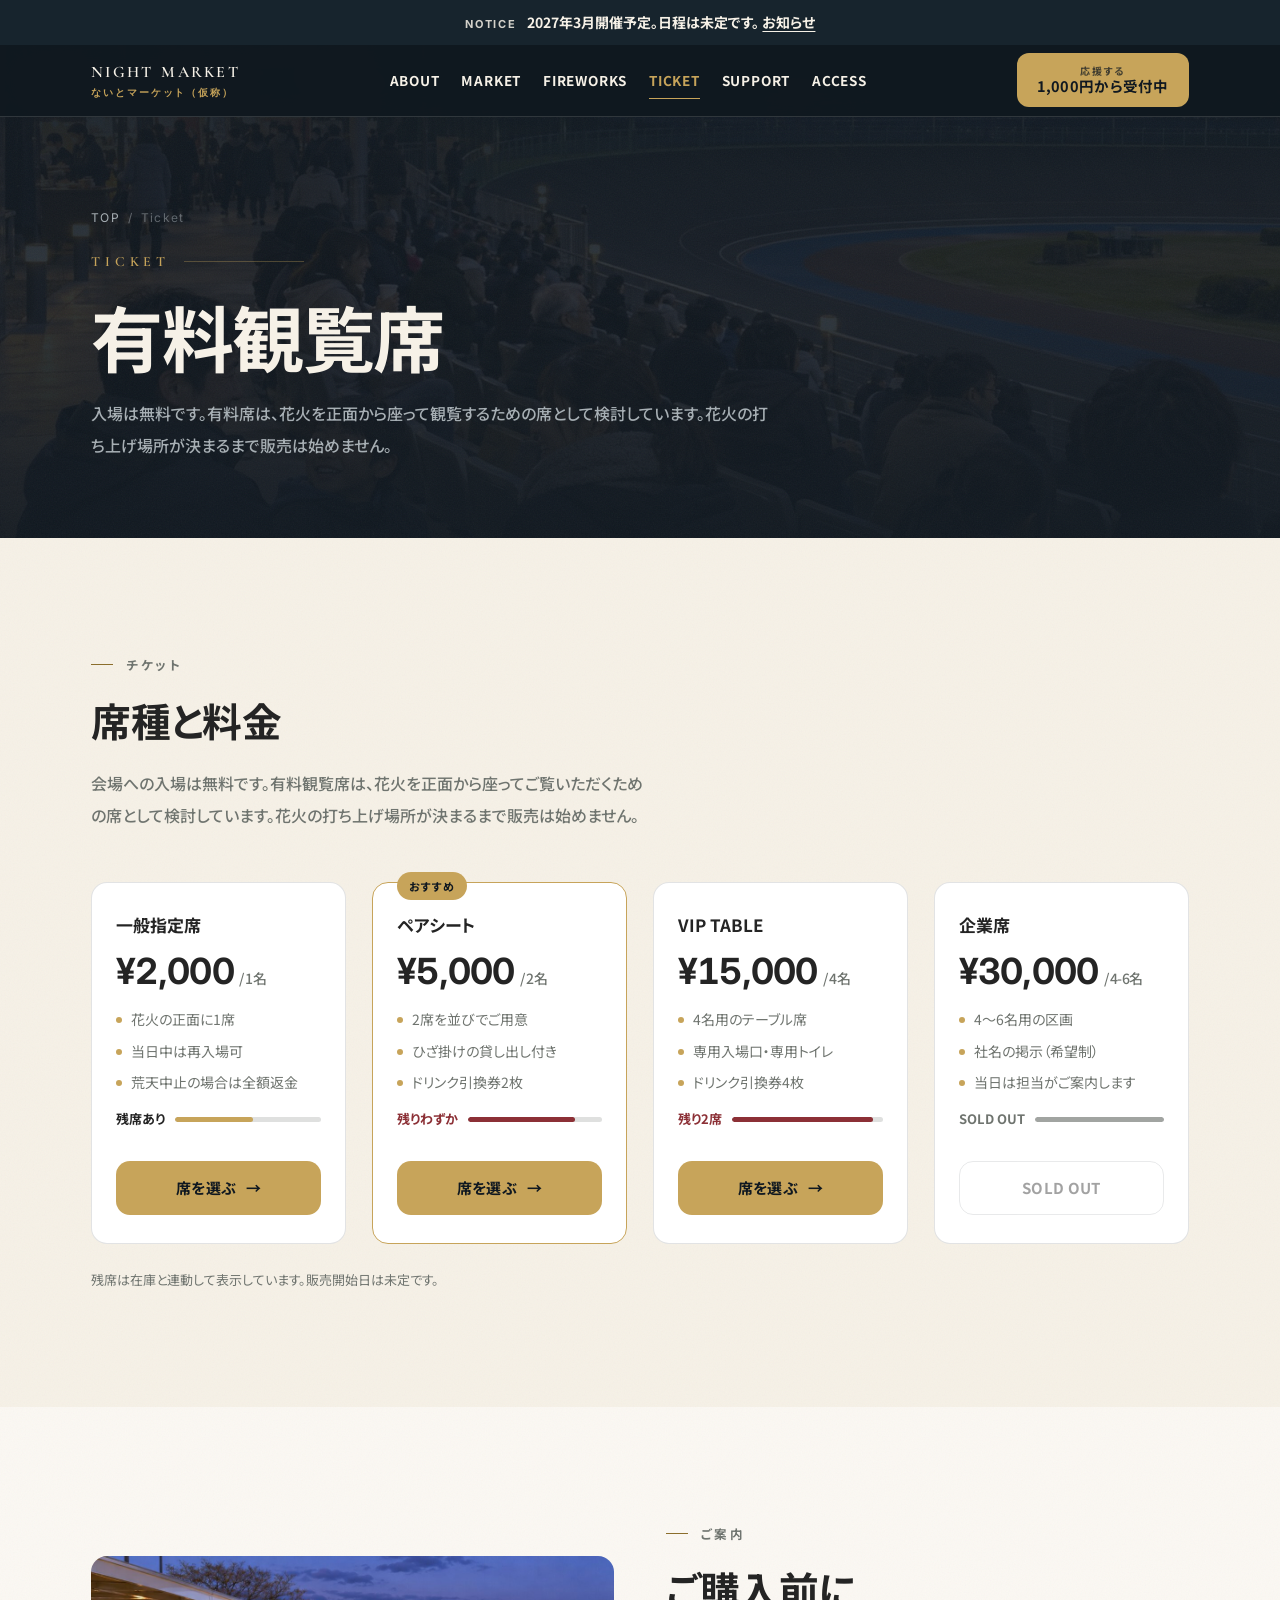
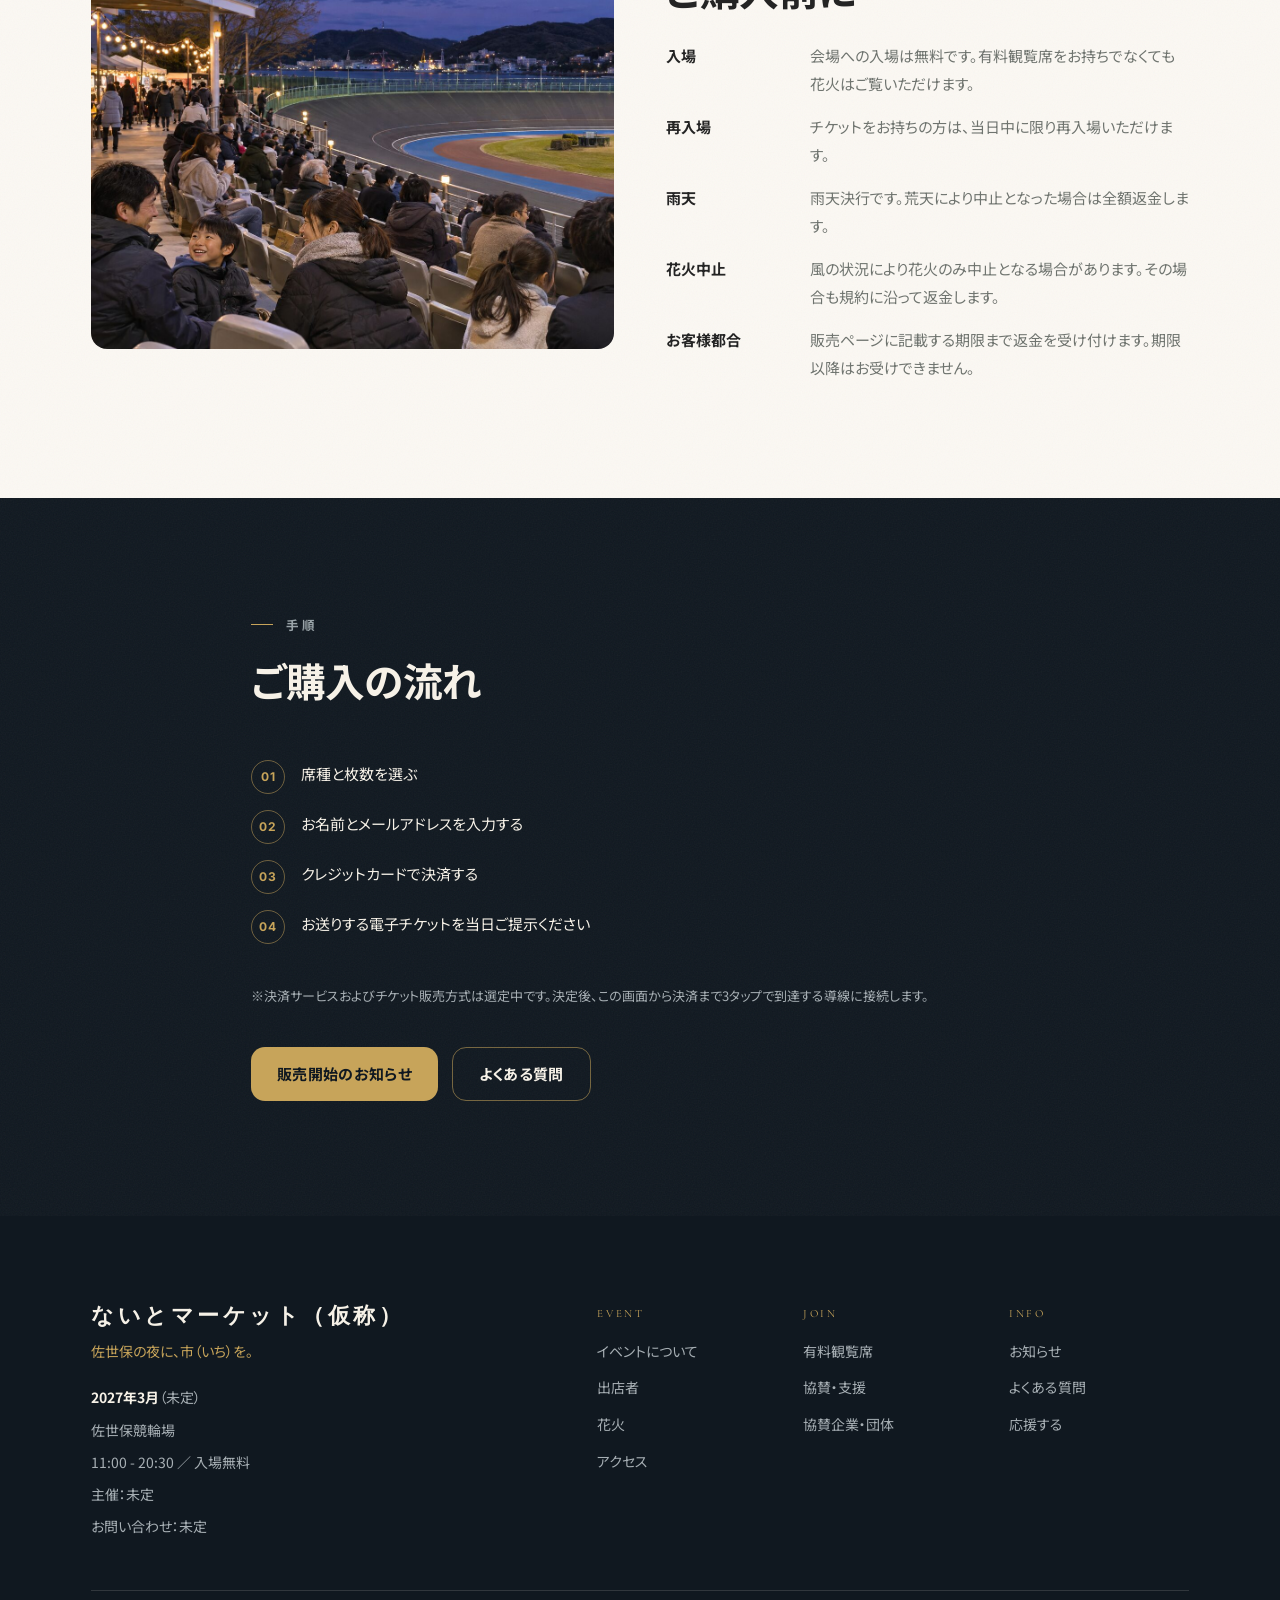
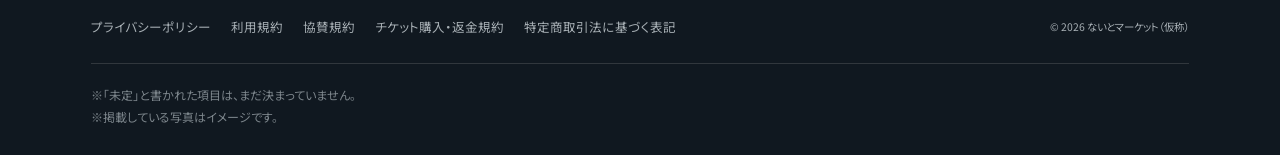
<file: ticket.html>
<!doctype html>
<html lang="ja">
<head>
<meta charset="utf-8">
<meta name="viewport" content="width=device-width, initial-scale=1">
<title>有料観覧席｜ないとマーケット（仮称）</title>
<meta name="description" content="花火の正面エリアに座席を確保する有料観覧席。一般指定席2,000円、ペアシート5,000円、VIP TABLE、企業席をご用意します。">
<meta name="robots" content="noindex"><!-- ★公開時に削除してください（仕様書21章） -->
<!-- ★ canonical は正式ドメインが決まってから戻すこと。
     example.jp のまま公開すると、検索側に別の URL を
     正として伝えてしまう。<link rel="canonical" href="https://※/ticket.html"> -->
<meta property="og:type" content="website">
<meta property="og:site_name" content="ないとマーケット（仮称）">
<meta property="og:title" content="有料観覧席｜ないとマーケット（仮称）">
<meta property="og:description" content="花火の正面エリアに座席を確保する有料観覧席。一般指定席2,000円、ペアシート5,000円、VIP TABLE、企業席をご用意します。">
<meta property="og:image" content="assets/img/photo/og-image.jpg">
<meta name="twitter:card" content="summary_large_image">
<link rel="preconnect" href="https://fonts.googleapis.com">
<link rel="preconnect" href="https://fonts.gstatic.com" crossorigin>
<link href="https://fonts.googleapis.com/css2?family=Cormorant+Garamond:wght@500;600&family=Inter:wght@600;700&family=Noto+Sans+JP:wght@400;500;700&display=swap" rel="stylesheet">
<link rel="stylesheet" href="assets/css/style.css">
</head>
<body>
<a class="skip" href="#main">本文へスキップ</a>
<div class="topbar" id="topbar">
<div id="alert"></div>
<header class="hd is-solid">
  <div class="hd__in">
    <a class="logo" href="index.html" aria-label="ないとマーケット（仮称） トップページ">
      <span class="logo__en"><span>NIGHT</span><span>MARKET</span></span>
      <span class="logo__jp">ないとマーケット（仮称）</span>
    </a>
    <nav class="nav" aria-label="メインナビゲーション"><a class="nav__link" data-page="about.html" href="about.html">ABOUT</a><a class="nav__link" data-page="market.html" href="market.html">MARKET</a><a class="nav__link" data-page="fireworks.html" href="fireworks.html">FIREWORKS</a><a class="nav__link" data-page="ticket.html" href="ticket.html">TICKET</a><a class="nav__link" data-page="support.html" href="support.html">SUPPORT</a><a class="nav__link" data-page="access.html" href="access.html">ACCESS</a></nav>
    <a class="hd__cta" id="hdCta" href="support.html">
      <span class="hd__cta-sub">応援する</span>
      <span class="hd__cta-main">1,000円から受付中</span>
    </a>
    <button type="button" class="burger" aria-expanded="false" aria-controls="drawer" aria-label="メニューを開く"><span></span></button>
  </div>
</header>
</div>

<div class="drawer" id="drawer">
  <button type="button" class="drawer__close" aria-label="メニューを閉じる">&#215;</button>
  <nav class="drawer__nav" aria-label="モバイルナビゲーション"><a class="drawer__link" href="about.html"><span>ABOUT</span>イベントについて</a><a class="drawer__link" href="market.html"><span>MARKET</span>出店者</a><a class="drawer__link" href="fireworks.html"><span>FIREWORKS</span>花火</a><a class="drawer__link" href="ticket.html"><span>TICKET</span>有料観覧席</a><a class="drawer__link" href="support.html"><span>SUPPORT</span>協賛・支援</a><a class="drawer__link" href="access.html"><span>ACCESS</span>アクセス</a><a class="drawer__link" href="partners.html"><span>PARTNERS</span>協賛企業・団体</a><a class="drawer__link" href="news.html"><span>NEWS</span>お知らせ</a><a class="drawer__link" href="faq.html"><span>FAQ</span>よくある質問</a></nav>
  <div class="drawer__foot">
    <a class="btn btn--support btn--block" href="support.html">応援する</a>
    <a class="btn btn--secondary btn--block" href="ticket.html">有料観覧席</a>
  </div>
</div>

<main id="main">
<header class="phead">
  <div class="phead__media"><img src="assets/img/photo/seat-general.jpg" alt="" width="1400" height="1000"></div>
  <div class="phead__scrim"></div>
  <div class="wrap phead__in">
    <nav class="crumb" aria-label="現在地"><a href="index.html">TOP</a><span>/</span><span>Ticket</span></nav>
    <p class="eyebrow">Ticket</p>
    <h1 class="h1">有料観覧席</h1>
    <p class="lead">入場は無料です。有料席は、花火を正面から座って観覧するための席として検討しています。花火の打ち上げ場所が決まるまで販売は始めません。</p>
  </div>
</header>

<section class="section section--ivory">
  <div class="wrap">
    <div class="sec-head rv">
      <p class="label">チケット</p>
      <h2 class="h2">席種と料金</h2>
      <p class="lead">会場への入場は無料です。有料観覧席は、花火を正面から座ってご覧いただくための席として検討しています。花火の打ち上げ場所が決まるまで販売は始めません。</p>
    </div>
    <div class="grid grid--4" id="tickets"></div>
    <p class="note mt-m">残席は在庫と連動して表示しています。販売開始日は未定です。</p>
  </div>
</section>

<section class="section section--white">
  <div class="wrap">
    <div class="split">
      <div class="split__media rv">
        <img src="assets/img/photo/seat-general.jpg" alt="バンクの内側を見下ろす観覧席" loading="lazy" width="1400" height="875">
      </div>
      <div class="rv">
        <p class="label">ご案内</p>
        <h2 class="h2">ご購入前に</h2>
        <dl class="dl mt-m">
          <dt>入場</dt><dd>会場への入場は無料です。有料観覧席をお持ちでなくても花火はご覧いただけます。</dd>
          <dt>再入場</dt><dd>チケットをお持ちの方は、当日中に限り再入場いただけます。</dd>
          <dt>雨天</dt><dd>雨天決行です。荒天により中止となった場合は全額返金します。</dd>
          <dt>花火中止</dt><dd>風の状況により花火のみ中止となる場合があります。その場合も規約に沿って返金します。</dd>
          <dt>お客様都合</dt><dd>販売ページに記載する期限まで返金を受け付けます。期限以降はお受けできません。</dd>
        </dl>
      </div>
    </div>
  </div>
</section>

<section class="section section--ink">
  <div class="wrap wrap--narrow">
    <div class="sec-head rv">
      <p class="label">手順</p>
      <h2 class="h2">ご購入の流れ</h2>
    </div>
    <ol class="steps rv">
      <li>席種と枚数を選ぶ</li>
      <li>お名前とメールアドレスを入力する</li>
      <li>クレジットカードで決済する</li>
      <li>お送りする電子チケットを当日ご提示ください</li>
    </ol>
    <p class="note mt-l">
      ※決済サービスおよびチケット販売方式は選定中です。決定後、この画面から決済まで3タップで到達する導線に接続します。
    </p>
    <div class="btn-row mt-l">
      <a class="btn btn--primary" href="news.html">販売開始のお知らせ</a>
      <a class="btn btn--secondary" href="faq.html">よくある質問</a>
    </div>
  </div>
</section>
</main>

<footer class="ft">
  <div class="wrap">
    <div class="ft__top">
      <div class="ft__brand">
        <p class="logo__en">ないとマーケット（仮称）</p>
        <p class="ft__tag">佐世保の夜に、市（いち）を。</p>
        <div class="ft__info">
          <p><b class="js-date">2027年3月</b><span class="js-provisional" hidden>（未定）</span></p>
          <p class="js-venue">佐世保競輪場</p>
          <p><span class="js-open">11:00 - 20:30</span> ／ <span class="js-admission">入場無料</span></p>
          <p>主催：<span class="js-organizer">未定</span></p>
          <p>お問い合わせ：<span class="js-contact">未定</span></p>
        </div>
      </div>
      <div class="ft__navs">
        <div>
          <p class="ft__ttl">Event</p>
          <ul class="ft__list">
            <li><a href="about.html">イベントについて</a></li>
              <li><a href="market.html">出店者</a></li>
            <li><a href="fireworks.html">花火</a></li>
            <li><a href="access.html">アクセス</a></li>
          </ul>
        </div>
        <div>
          <p class="ft__ttl">Join</p>
          <ul class="ft__list">
            <li><a href="ticket.html">有料観覧席</a></li>
            <li><a href="support.html">協賛・支援</a></li>
            <li><a href="partners.html">協賛企業・団体</a></li>
          </ul>
        </div>
        <div>
          <p class="ft__ttl">Info</p>
          <ul class="ft__list">
            <li><a href="news.html">お知らせ</a></li>
            <li><a href="faq.html">よくある質問</a></li>
            <li><a href="index.html#meter">応援する</a></li>
          </ul>
        </div>
      </div>
    </div>
    <div class="ft__bottom">
      <div class="ft__legal" id="legalLinks"></div>
      <small>&copy; <span class="js-year">2026</span> ないとマーケット（仮称）</small>
    </div>
    <p class="ft__note">
      ※「未定」と書かれた項目は、まだ決まっていません。<br>
      ※掲載している写真はイメージです。
    </p>
  </div>
</footer>

<div class="mcta">
  <a class="btn btn--support" href="support.html">応援する</a>
  <a class="btn btn--secondary" href="ticket.html">観覧席について</a><!-- 席の販売は、花火の打ち上げ場所が決まるまで開けない（仕様書5節） -->
</div>
<div class="toast" id="toast" role="status" aria-live="polite"></div>

<script src="assets/js/data.js"></script>
<script src="assets/js/site.js"></script>
</body>
</html>
</file>
<file: assets/css/style.css>
@charset "utf-8";
/* ============================================================
   ないとマーケット（仮称） — Design System
   仕様書 2章(ブランド) / 18章(Motion) / 19章(Responsive) / 20章(A11y) 準拠
   ============================================================ */

/* ---------- 1. Tokens ---------- */
:root{
  --ink:#101820;          /* Night Navy  */
  --ink-2:#17242D;        /* Deep Navy   */
  --ink-3:#0A1116;        /* 派生:最暗   */
  --gold:#C7A45A;         /* Warm Gold   */
  --gold-lt:#E0C285;      /* 派生:hover  */
  --red:#8C3036;          /* Deep Red    */
  --ivory:#F6F1E7;        /* Ivory       */
  --forest:#2D5F4E;       /* Forest      */
  --text:#242424;
  --muted:#6F746F;

  --on-dark:#F6F1E7;
  --on-dark-mute:#A7AFB4;
  --line-dark:rgba(246,241,231,.14);
  --line-light:rgba(16,24,32,.12);

  --jp:"Noto Sans JP","游ゴシック体",YuGothic,"Yu Gothic Medium",system-ui,sans-serif;
  --en:"Cormorant Garamond",Georgia,"Times New Roman",serif;
  --num:"Inter",Arial,system-ui,sans-serif;

  --wrap:1200px;
  --gutter:clamp(16px,4vw,64px);
  --sec-y:clamp(64px,9vw,128px);
  --r-card:16px;
  --r-btn:14px;

  --t-micro:160ms;
  --t-ui:240ms;
  --t-sec:480ms;
  --ease:cubic-bezier(.22,1,.36,1);

  --header-h:72px;
  --alert-h:0px;          /* 緊急告知バナーの実高さ（site.jsが実測して更新） */
  --top-h:calc(var(--header-h) + var(--alert-h));
}

/* ---------- 2. Reset & Base ---------- */
*,*::before,*::after{box-sizing:border-box}
html{-webkit-text-size-adjust:100%;scroll-behavior:smooth}
body{
  margin:0;
  font-family:var(--jp);
  font-weight:400;
  font-size:clamp(15px,.42vw + 14px,17px);
  line-height:1.85;
  color:var(--text);
  background:var(--ivory);
  overflow-x:hidden;
  font-feature-settings:"palt" 1;
}
img,svg,video{max-width:100%;height:auto;display:block}
a{color:inherit;text-decoration:none}
button{font:inherit;color:inherit;background:none;border:0;cursor:pointer}
ul,ol{margin:0;padding:0;list-style:none}
h1,h2,h3,h4,p,figure,dl,dd{margin:0}
table{border-collapse:collapse;width:100%}
:focus-visible{outline:2px solid var(--gold);outline-offset:3px;border-radius:4px}

/* 固定トップバー分のアンカーオフセット */
[id]{scroll-margin-top:calc(var(--top-h) + 14px)}

/* ---------- 3. Layout primitives ---------- */
.wrap{width:100%;max-width:var(--wrap);margin-inline:auto;padding-inline:var(--gutter)}
.wrap--narrow{max-width:880px}
.section{padding-block:var(--sec-y);position:relative}
.section--ink{background:var(--ink);color:var(--on-dark)}
.section--ink2{background:var(--ink-2);color:var(--on-dark)}
.section--ivory{background:var(--ivory);color:var(--text)}
.section--white{background:#FBF8F3;color:var(--text)}
.section--tight{padding-block:clamp(48px,6vw,88px)}

/* ---------- 4. Typography ---------- */
.eyebrow{
  font-family:var(--en);
  font-size:clamp(13px,1.1vw,15px);
  font-weight:600;
  letter-spacing:.34em;
  text-transform:uppercase;
  color:var(--gold);
  display:flex;align-items:center;gap:14px;
  margin-bottom:18px;
}
.eyebrow::after{content:"";flex:1;height:1px;background:currentColor;opacity:.32;max-width:120px}
.eyebrow--center{justify-content:center}
.eyebrow--center::before{content:"";flex:1;height:1px;background:currentColor;opacity:.32;max-width:120px}

/* 時刻ラベル: 当日タイムライン(11:00-20:30)を構造として使う */
.clock{
  font-family:var(--num);font-weight:700;font-size:13px;letter-spacing:.14em;
  color:var(--gold);display:inline-flex;align-items:center;gap:9px;
}
.clock::before{content:"";width:7px;height:7px;border:1px solid currentColor;transform:rotate(45deg)}

.h1{font-size:clamp(38px,6.2vw,72px);font-weight:700;line-height:1.2;letter-spacing:-.02em;text-wrap:balance}
.h2{font-size:clamp(27px,3.1vw,42px);font-weight:700;line-height:1.42;letter-spacing:-.015em;text-wrap:balance}
.h3{font-size:clamp(19px,1.6vw,24px);font-weight:700;line-height:1.5;letter-spacing:-.01em}
.h4{font-size:clamp(16px,1.1vw,18px);font-weight:700;line-height:1.6}
.lead{font-size:clamp(16px,1.2vw,18px);line-height:2;font-weight:500;max-width:62ch;text-wrap:pretty}
.note{font-size:13px;line-height:1.8;color:var(--muted)}
.section--ink .note,.section--ink2 .note,.hero .note{color:var(--on-dark-mute)}
.num{font-family:var(--num);font-weight:700;font-variant-numeric:tabular-nums;letter-spacing:-.01em}
.mt-s{margin-top:12px}.mt-m{margin-top:24px}.mt-l{margin-top:40px}.mt-xl{margin-top:clamp(40px,5vw,72px)}
.tac{text-align:center}

.sec-head{max-width:760px;margin-bottom:clamp(32px,4vw,56px)}
.sec-head--center{margin-inline:auto;text-align:center}
.sec-head .lead{margin-top:18px;color:var(--muted)}
.section--ink .sec-head .lead,.section--ink2 .sec-head .lead{color:var(--on-dark-mute)}

/* ---------- 5. Buttons ---------- */
.btn[hidden],.tlink[hidden],.badge[hidden]{display:none}
.btn{
  display:inline-flex;align-items:center;justify-content:center;gap:10px;
  min-height:54px;padding:0 26px;border-radius:var(--r-btn);
  font-weight:700;font-size:15px;letter-spacing:.02em;text-align:center;
  transition:transform var(--t-micro) var(--ease),background-color var(--t-micro) ease,
             border-color var(--t-micro) ease,color var(--t-micro) ease,box-shadow var(--t-micro) ease;
}
.btn:hover{transform:translateY(-1px)}
.btn:active{transform:scale(.985)}
.btn--primary{background:var(--gold);color:var(--ink)}
.btn--primary:hover{background:var(--gold-lt)}
.btn--secondary{border:1px solid rgba(199,164,90,.55);color:var(--ivory)}
.btn--secondary:hover{background:rgba(199,164,90,.08);border-color:var(--gold)}
.btn--outline{border:1px solid rgba(16,24,32,.22);color:var(--text)}
.btn--outline:hover{border-color:var(--ink);background:rgba(16,24,32,.04)}
.btn--support{background:var(--red);color:#fff}
.btn--support:hover{background:#9c383e;transform:translateY(-1px) scale(1.015)}
.btn--sm{min-height:44px;padding:0 18px;font-size:14px}
.btn--block{width:100%}
.btn[aria-disabled="true"]{opacity:.42;pointer-events:none}
.btn__arrow{transition:transform var(--t-micro) var(--ease)}
.btn:hover .btn__arrow{transform:translateX(3px)}

.tlink{
  display:inline-flex;align-items:center;gap:8px;color:var(--gold);
  font-weight:700;font-size:15px;position:relative;padding-bottom:3px;
}
.tlink::after{
  content:"";position:absolute;left:0;bottom:0;width:100%;height:1px;background:currentColor;
  transform:scaleX(0);transform-origin:left;transition:transform 220ms var(--ease);
}
.tlink:hover::after{transform:scaleX(1)}

.btn-row{display:flex;flex-wrap:wrap;gap:14px}

/* ---------- 6. Emergency banner ---------- */
.alert{padding:11px var(--gutter);font-size:14px;font-weight:700;text-align:center;line-height:1.6}
.alert[data-level="info"]{background:var(--ink-2);color:var(--on-dark)}
.alert[data-level="warning"]{background:var(--gold);color:var(--ink)}
.alert[data-level="critical"]{background:var(--red);color:#fff}
.alert a{text-decoration:underline;text-underline-offset:3px}
.alert__tag{font-family:var(--num);font-size:11px;letter-spacing:.18em;opacity:.85;margin-right:10px}

/* ---------- 7. Header ---------- */
.topbar{position:fixed;inset:0 0 auto 0;z-index:80}
.hd{
  position:relative;height:var(--header-h);
  display:flex;align-items:center;
  background:rgba(16,24,32,0);
  border-bottom:1px solid transparent;
  transition:background-color 250ms ease,backdrop-filter 250ms ease,border-color 250ms ease;
}
.hd.is-scrolled,.hd.is-solid{
  background:rgba(16,24,32,.96);backdrop-filter:blur(14px);
  border-bottom-color:var(--line-dark);
}
.hd__in{width:100%;max-width:var(--wrap);margin-inline:auto;padding-inline:var(--gutter);
  display:flex;align-items:center;justify-content:space-between;gap:24px}
.logo{display:flex;flex-direction:column;line-height:1;color:var(--ivory)}
.logo__en{font-family:var(--en);font-size:clamp(13px,1.25vw,18px);font-weight:600;letter-spacing:.14em;
  display:flex;flex-wrap:wrap;gap:0 .5em;line-height:1.15}
.logo__jp{font-family:var(--num);font-size:9.5px;letter-spacing:.2em;color:var(--gold);margin-top:6px;font-weight:700}
.nav{display:flex;align-items:center;gap:clamp(14px,1.7vw,28px)}
.nav__link{
  font-size:13.5px;font-weight:700;color:var(--ivory);letter-spacing:.06em;
  position:relative;padding:6px 0;transition:color var(--t-micro) ease;
}
.nav__link::after{
  content:"";position:absolute;left:0;bottom:0;height:1px;width:100%;background:var(--gold);
  transform:scaleX(0);transform-origin:left;transition:transform 220ms var(--ease);
}
.nav__link:hover{color:var(--gold-lt)}
.nav__link:hover::after,.nav__link[aria-current="page"]::after{transform:scaleX(1)}
.nav__link[aria-current="page"]{color:var(--gold)}
.hd__cta{display:none}
@media (min-width:1024px){
  .hd__cta{
    display:flex;flex-direction:column;align-items:center;justify-content:center;gap:3px;
    background:var(--gold);color:var(--ink);border-radius:12px;padding:9px 20px;min-height:54px;
    text-align:center;line-height:1;
    transition:background-color var(--t-micro) ease,transform var(--t-micro) var(--ease),box-shadow var(--t-micro) ease;
  }
  .hd__cta:hover{background:var(--gold-lt);transform:translateY(-1px);box-shadow:0 8px 20px rgba(199,164,90,.28)}
  .hd__cta:active{transform:scale(.985)}
  .hd__cta-sub{font-size:10px;font-weight:700;letter-spacing:.16em;opacity:.72}
  .hd__cta-main{font-size:14.5px;font-weight:700;letter-spacing:.02em}
}
.burger{display:none;width:44px;height:44px;align-items:center;justify-content:center;color:var(--ivory)}
.burger span{display:block;width:22px;height:1.5px;background:currentColor;position:relative;
  transition:background-color var(--t-ui) ease}
.burger span::before,.burger span::after{
  content:"";position:absolute;left:0;width:22px;height:1.5px;background:currentColor;
  transition:transform var(--t-ui) var(--ease);
}
.burger span::before{top:-7px}
.burger span::after{top:7px}
.burger[aria-expanded="true"] span{background:transparent}
.burger[aria-expanded="true"] span::before{transform:translateY(7px) rotate(45deg)}
.burger[aria-expanded="true"] span::after{transform:translateY(-7px) rotate(-45deg)}

/* Drawer */
.drawer{
  position:fixed;inset:0;z-index:90;background:var(--ink);
  display:flex;flex-direction:column;padding:calc(var(--top-h) + 16px) var(--gutter) 28px;
  opacity:0;visibility:hidden;transform:translateY(-10px);
  transition:opacity var(--t-ui) ease,transform var(--t-ui) var(--ease),visibility var(--t-ui);
  overflow-y:auto;
}
.drawer.is-open{opacity:1;visibility:visible;transform:none}
.drawer__close{position:absolute;top:calc(var(--alert-h) + 8px);right:calc(var(--gutter) - 10px);width:44px;height:44px;
  color:var(--ivory);font-size:24px;line-height:1}
.drawer__nav{display:flex;flex-direction:column;margin-top:8px}
.drawer__link{
  display:flex;align-items:baseline;gap:14px;padding:15px 0;color:var(--ivory);
  border-bottom:1px solid var(--line-dark);font-size:17px;font-weight:700;
}
.drawer__link span{font-family:var(--en);font-size:12px;letter-spacing:.2em;color:var(--gold);min-width:96px}
.drawer__foot{margin-top:auto;padding-top:26px;display:grid;gap:12px}

/* ---------- 8. Hero ---------- */
.hero{position:relative;min-height:clamp(620px,100svh,940px);display:flex;flex-direction:column;
  background:var(--ink);color:var(--on-dark);overflow:hidden;isolation:isolate}
.hero__media{position:absolute;inset:0;z-index:-2}
.hero__media img,.hero__media video{width:100%;height:100%;object-fit:cover;object-position:center 38%}
.hero__scrim{position:absolute;inset:0;z-index:-1;
  background:
    linear-gradient(180deg,rgba(16,24,32,.88) 0%,rgba(16,24,32,.42) 26%,rgba(16,24,32,.70) 70%,rgba(16,24,32,.97) 100%),
    linear-gradient(100deg,rgba(16,24,32,.90) 0%,rgba(16,24,32,.62) 38%,rgba(16,24,32,.10) 74%,rgba(16,24,32,0) 100%);
}
@media (max-width:767px){
  .hero__scrim{background:linear-gradient(180deg,rgba(16,24,32,.9) 0%,rgba(16,24,32,.5) 30%,rgba(16,24,32,.78) 68%,rgba(16,24,32,.97) 100%)}
}
.hero__video{position:absolute;inset:0;width:100%;height:100%;object-fit:cover;object-position:center 42%;
  opacity:0;transition:opacity 900ms ease}
.hero__video.is-on{opacity:1}
.hero__toggle{
  position:absolute;z-index:3;right:var(--gutter);top:calc(var(--top-h) + 18px);
  display:inline-flex;align-items:center;gap:9px;min-height:40px;padding:0 15px;border-radius:999px;
  border:1px solid var(--line-dark);background:rgba(10,17,22,.5);backdrop-filter:blur(8px);
  color:var(--ivory);font-size:12px;font-weight:700;letter-spacing:.04em;
  transition:border-color var(--t-micro) ease,background-color var(--t-micro) ease;
}
.hero__toggle:hover{border-color:rgba(199,164,90,.6);background:rgba(10,17,22,.7)}
.hero__toggle[hidden]{display:none}
.hero__toggle-icon{flex:none;width:10px;height:11px;border-left:3px solid currentColor;border-right:3px solid currentColor}
.hero__toggle[aria-pressed="true"] .hero__toggle-icon{
  width:0;height:0;border-left:9px solid currentColor;border-right:0;
  border-top:6px solid transparent;border-bottom:6px solid transparent;
}
.hero__body{flex:1;display:flex;align-items:center;padding-top:calc(var(--top-h) + 40px);padding-bottom:36px}
.hero__inner{max-width:900px}
.hero__lockup{
  display:flex;flex-direction:column;gap:3px;margin-bottom:26px;
  font-family:var(--en);font-weight:600;color:var(--gold);text-transform:uppercase;line-height:1.06;
}
.hero__lockup span:nth-child(1){font-size:clamp(15px,1.6vw,21px);letter-spacing:.42em}
.hero__lockup span:nth-child(2){font-size:clamp(24px,2.9vw,38px);letter-spacing:.2em}
.hero__lockup span:nth-child(3){font-family:var(--num);font-size:clamp(12px,1.1vw,14px);letter-spacing:.34em;
  color:var(--on-dark-mute);margin-top:5px}
.hero__genre{
  display:flex;flex-wrap:wrap;align-items:center;gap:10px 14px;margin-top:24px;
  font-family:var(--en);font-size:clamp(12px,1.15vw,15px);font-weight:600;letter-spacing:.2em;
  text-transform:uppercase;color:var(--ivory);
}
.hero__genre i{display:block;width:4px;height:4px;border-radius:50%;background:var(--gold);opacity:.85}
.hero__at{font-family:var(--en);letter-spacing:.14em;color:var(--gold)!important}
.hero__title{margin-top:6px}
.hero__title .en{display:block;font-family:var(--en);font-size:clamp(15px,1.5vw,19px);
  letter-spacing:.3em;color:var(--gold);font-weight:500;margin-bottom:20px;text-transform:uppercase}
.hero__meta{display:flex;flex-wrap:wrap;gap:10px 22px;margin-top:26px;font-size:15px;font-weight:500;color:var(--ivory)}
.hero__meta li{display:flex;align-items:center;gap:9px}
.hero__cta{margin-top:34px}

/* Countdown */
.cd{border-top:1px solid var(--line-dark);background:rgba(10,17,22,.5);backdrop-filter:blur(6px)}
.cd__in{display:flex;flex-wrap:wrap;align-items:center;gap:clamp(16px,3vw,40px);padding-block:22px}
.cd__label{font-family:var(--en);font-size:13px;letter-spacing:.26em;color:var(--gold);text-transform:uppercase}
.cd__grid{display:flex;gap:clamp(14px,2.4vw,34px);flex:1}
.cd__unit{display:flex;flex-direction:column;gap:5px;min-width:62px}
.cd__val{font-family:var(--num);font-weight:700;font-size:clamp(30px,3.6vw,46px);line-height:1;
  color:var(--ivory);font-variant-numeric:tabular-nums;overflow:hidden;height:1em}
.cd__val span{display:block}
.cd__val span.tick-out{animation:tickOut 170ms var(--ease) forwards}
.cd__val span.tick-in{animation:tickIn 170ms var(--ease) forwards}
@keyframes tickOut{to{transform:translateY(-6px);opacity:0}}
@keyframes tickIn{from{transform:translateY(6px);opacity:0}to{transform:none;opacity:1}}
.cd__unit small{font-family:var(--en);font-size:11px;letter-spacing:.22em;color:var(--on-dark-mute);text-transform:uppercase}
.cd__msg{font-size:clamp(20px,2.4vw,30px);font-weight:700;color:var(--gold);font-family:var(--jp)}
.cd__prov{width:100%;font-size:12px;color:var(--on-dark-mute)}

/* ---------- 9. Funding meter (signature) ---------- */
.meter{background:var(--ink);color:var(--on-dark);position:relative;overflow:hidden}
.meter::before{content:"";position:absolute;inset:auto 0 -30% 0;height:70%;
  background:radial-gradient(60% 100% at 50% 100%,rgba(199,164,90,.13),transparent 70%);pointer-events:none}
.meter__grid{display:grid;grid-template-columns:minmax(0,1fr);gap:clamp(36px,5vw,64px);
  align-items:center;position:relative}
.meter__art{position:relative;display:flex;justify-content:center}
.meter__art svg{width:min(100%,420px);height:auto;overflow:visible}
.fw-ray{transition:stroke-dashoffset 1100ms var(--ease),opacity 600ms ease}
.meter__badge{position:absolute;left:50%;top:50%;transform:translate(-50%,-50%);text-align:center;pointer-events:none}
.meter__pct{font-family:var(--num);font-weight:700;font-size:clamp(38px,5vw,58px);line-height:1;color:var(--gold)}
.meter__pct sub{font-size:.36em;vertical-align:baseline;margin-left:3px;font-weight:700;bottom:0;position:relative}
.meter__pctlabel{font-family:var(--en);font-size:11px;letter-spacing:.24em;color:var(--on-dark-mute);
  margin-top:8px;text-transform:uppercase}
.meter__amt{display:flex;align-items:baseline;gap:12px;flex-wrap:wrap;margin-top:8px}
.meter__now{font-family:var(--num);font-weight:700;font-size:clamp(34px,4.6vw,56px);line-height:1.05;color:var(--ivory)}
.meter__goal{font-size:15px;color:var(--on-dark-mute);font-weight:500}
.rail{height:11px;border-radius:999px;background:rgba(246,241,231,.1);overflow:hidden;margin-top:22px}
.rail__fill{height:100%;width:0;border-radius:999px;
  background:linear-gradient(90deg,#A9863F,var(--gold) 62%,var(--gold-lt));
  transition:width 1100ms var(--ease)}
.meter__stats{display:flex;flex-wrap:wrap;gap:22px 40px;margin-top:26px;padding-top:24px;border-top:1px solid var(--line-dark)}
.meter__stat dt{font-family:var(--en);font-size:11px;letter-spacing:.2em;color:var(--on-dark-mute);text-transform:uppercase}
.meter__stat dd{font-family:var(--num);font-weight:700;font-size:24px;margin-top:6px;color:var(--ivory)}
.meter__stat dd em{font-style:normal;font-size:13px;font-family:var(--jp);color:var(--on-dark-mute);margin-left:4px}
.meter__done{display:none;align-items:center;gap:10px;margin-top:20px;color:var(--gold);font-weight:700}
.meter.is-complete .meter__done{display:flex}
.toast{
  position:fixed;left:50%;bottom:96px;transform:translate(-50%,14px);z-index:95;
  background:var(--ink-2);border:1px solid rgba(199,164,90,.4);color:var(--ivory);
  padding:13px 20px;border-radius:12px;font-size:14px;font-weight:700;
  display:flex;align-items:center;gap:11px;opacity:0;pointer-events:none;
  transition:opacity var(--t-ui) ease,transform var(--t-ui) var(--ease);
}
.toast.is-on{opacity:1;transform:translate(-50%,0)}
.toast__tag{font-family:var(--en);font-size:11px;letter-spacing:.2em;color:var(--gold)}

/* ---------- 10. Cards ---------- */
.grid{display:grid;gap:clamp(18px,2vw,26px)}
.grid--2{grid-template-columns:repeat(auto-fit,minmax(min(100%,420px),1fr))}
.grid--3{grid-template-columns:repeat(auto-fill,minmax(min(100%,300px),1fr))}
.grid--4{grid-template-columns:repeat(auto-fill,minmax(min(100%,230px),1fr))}

.card{
  background:#fff;border:1px solid var(--line-light);border-radius:var(--r-card);overflow:hidden;
  display:flex;flex-direction:column;
  transition:transform var(--t-ui) var(--ease),box-shadow var(--t-ui) ease,border-color var(--t-ui) ease;
}
.card:hover{transform:translateY(-2px);box-shadow:0 16px 36px rgba(74,54,30,.13);border-color:rgba(199,164,90,.55)}
.section--ink .card,.section--ink2 .card{background:var(--ink-2);border-color:var(--line-dark);color:var(--on-dark)}
.section--ink .card:hover,.section--ink2 .card:hover{box-shadow:0 14px 34px rgba(0,0,0,.4)}
.card__media{position:relative;aspect-ratio:4/3;background:var(--ink-2);overflow:hidden}
.card__media img{width:100%;height:100%;object-fit:cover;transition:transform 600ms var(--ease)}
.card:hover .card__media img{transform:scale(1.03)}
.card__tag{position:absolute;left:12px;top:12px;z-index:2}
/* 写真の上に載るバッジは、明暗どちらのセクションでも読めるよう常に暗い地色にする */
.card__media .badge{background:rgba(10,17,22,.74);border-color:rgba(246,241,231,.28);color:#A8D8C4;
  backdrop-filter:blur(4px)}
.card__body{padding:20px 22px 24px;display:flex;flex-direction:column;gap:9px;flex:1}
.card__cat{font-family:var(--jp);font-size:11.5px;font-weight:700;letter-spacing:.16em;color:var(--gold)}
.card__desc{font-size:14px;line-height:1.85;color:var(--muted)}
.section--ink .card__desc,.section--ink2 .card__desc{color:var(--on-dark-mute)}
.card__foot{margin-top:auto;padding-top:14px;display:flex;align-items:center;gap:10px;font-size:12.5px;color:var(--muted)}
.section--ink .card__foot,.section--ink2 .card__foot{color:var(--on-dark-mute)}

.badge{
  display:inline-flex;align-items:center;gap:6px;padding:5px 11px;border-radius:999px;
  font-size:11.5px;font-weight:700;letter-spacing:.06em;line-height:1;
}
.badge--local{background:rgba(45,95,78,.12);color:var(--forest);border:1px solid rgba(45,95,78,.3)}
.section--ink .badge--local,.section--ink2 .badge--local{background:rgba(45,95,78,.34);color:#8FC7B2;border-color:rgba(143,199,178,.35)}
.badge--gold{background:rgba(199,164,90,.14);color:#8B6E2C;border:1px solid rgba(199,164,90,.45)}
.section--ink .badge--gold,.section--ink2 .badge--gold{background:rgba(199,164,90,.16);color:var(--gold)}
.badge--red{background:rgba(140,48,54,.1);color:var(--red);border:1px solid rgba(140,48,54,.32)}
.badge--soldout{background:rgba(111,116,111,.14);color:var(--muted);border:1px solid rgba(111,116,111,.3)}
.badge--dark{background:rgba(10,17,22,.72);color:var(--ivory);border:1px solid var(--line-dark)}

/* Filter tabs */
.tabs{display:flex;flex-wrap:wrap;gap:9px;margin-bottom:30px}
.tab{
  padding:10px 18px;border-radius:999px;border:1px solid var(--line-light);
  font-size:13.5px;font-weight:700;color:var(--muted);
  transition:background-color var(--t-micro) ease,color var(--t-micro) ease,border-color var(--t-micro) ease;
  min-height:44px;display:inline-flex;align-items:center;
}
.tab:hover{border-color:var(--gold);color:var(--text)}
.tab[aria-selected="true"]{background:var(--ink);border-color:var(--ink);color:var(--ivory)}

/* ---------- 11. Timeline sections ---------- */
.tl{display:grid;gap:clamp(20px,3vw,34px)}
.tl__item{
  display:grid;grid-template-columns:minmax(0,1fr);gap:22px;align-items:center;
  border-top:1px solid var(--line-dark);padding-top:clamp(22px,3vw,34px);
}
.tl__media{border-radius:var(--r-card);overflow:hidden;aspect-ratio:16/10;background:var(--ink-2)}
.tl__media img{width:100%;height:100%;object-fit:cover}
.tl__title{margin-top:12px}
.tl__title .en{font-family:var(--en);font-size:clamp(19px,2vw,25px);letter-spacing:.24em;color:var(--gold);
  display:block;font-weight:600;text-transform:uppercase;line-height:1.2;margin-bottom:10px}
.tl__text{margin-top:14px;color:var(--on-dark-mute);font-size:15px;line-height:1.95}

/* ---------- 12. Ticket / Plan ---------- */
.plan{
  border:1px solid var(--line-light);border-radius:var(--r-card);padding:26px 24px 28px;background:#fff;
  display:flex;flex-direction:column;gap:12px;
  transition:transform var(--t-ui) var(--ease),border-color var(--t-ui) ease,box-shadow var(--t-ui) ease;
}
.plan:hover{transform:translateY(-2px);border-color:rgba(199,164,90,.6);box-shadow:0 16px 36px rgba(74,54,30,.12)}
.plan--feature{border-color:var(--gold);border-width:1.5px;position:relative}
.plan--feature::before{
  content:"おすすめ";position:absolute;top:-11px;left:24px;background:var(--gold);color:var(--ink);
  font-family:var(--jp);font-size:11px;font-weight:700;letter-spacing:.1em;padding:4px 12px;border-radius:999px;
}
.section--ink .plan,.section--ink2 .plan{background:var(--ink-2);border-color:var(--line-dark);color:var(--on-dark)}
.plan__name{font-size:17px;font-weight:700}
.plan__price{font-family:var(--num);font-weight:700;font-size:clamp(28px,3vw,36px);line-height:1.1;letter-spacing:-.02em}
.plan__price small{font-size:14px;font-family:var(--jp);color:var(--muted);margin-left:5px;font-weight:500}
.section--ink .plan__price small,.section--ink2 .plan__price small{color:var(--on-dark-mute)}
.plan__list{display:grid;gap:8px;margin-top:4px;font-size:14px;line-height:1.7}
.plan__list li{display:flex;gap:9px;color:var(--muted)}
.section--ink .plan__list li,.section--ink2 .plan__list li{color:var(--on-dark-mute)}
.plan__list li::before{content:"";flex:none;width:6px;height:6px;margin-top:9px;border-radius:50%;background:var(--gold)}
.plan__foot{margin-top:auto;padding-top:18px}

.stock{display:flex;align-items:center;gap:10px;font-size:13px;font-weight:700}
.stock__bar{flex:1;height:5px;border-radius:999px;background:rgba(111,116,111,.22);overflow:hidden}
.stock__bar i{display:block;height:100%;border-radius:999px;background:var(--gold)}
.stock--low{color:var(--red)}
.stock--low .stock__bar i{background:var(--red)}
.stock--out{color:var(--muted)}
.stock--out .stock__bar i{background:var(--muted);opacity:.55}

/* Compare table -> mobile cards */
.tbl{border:1px solid var(--line-light);border-radius:var(--r-card);overflow:hidden;background:#fff;color:var(--text)}
.tbl table{font-size:14.5px}
.tbl th,.tbl td{padding:16px 18px;text-align:left;border-bottom:1px solid var(--line-light);vertical-align:top}
.tbl thead th{background:var(--ink);color:var(--ivory);font-size:12px;letter-spacing:.14em;font-weight:700;
  font-family:var(--num);text-transform:uppercase}
.tbl tbody tr:last-child th,.tbl tbody tr:last-child td{border-bottom:0}
.tbl tbody th{font-weight:700}
/* 協賛列：決定した社名を並べる。未決のあいだは「募集中」を淡色で置く */
.tbl__sponsor{white-space:nowrap;font-weight:500}
.tbl__open{color:var(--muted);font-size:13px}
/* 白地のテーブルはダークセクション内でも濃色を保つ（.section--ink の継承色・バッジ色を打ち消す） */
.section--ink .tbl .badge--gold,.section--ink2 .tbl .badge--gold{background:rgba(199,164,90,.14);color:#8B6E2C;border-color:rgba(199,164,90,.45)}

/* ---------- 13. Partners ---------- */
/* 協賛：左にラベル専用の枠を取り、右にロゴ・名称を流す */
.tier{
  border-top:1px solid var(--line-light);
  padding-top:clamp(24px,3vw,34px);
  padding-bottom:clamp(28px,3.6vw,44px);
}
.tier:last-of-type{border-bottom:1px solid var(--line-light)}
.section--ink .tier,.section--ink2 .tier{border-top-color:var(--line-dark)}
.section--ink .tier:last-of-type,.section--ink2 .tier:last-of-type{border-bottom-color:var(--line-dark)}
.tier__head{display:flex;flex-direction:column;gap:7px;margin-bottom:18px}
.tier__name{font-family:var(--en);font-size:clamp(16px,1.6vw,20px);letter-spacing:.2em;
  font-weight:600;text-transform:uppercase;line-height:1.3}
.tier__note{font-size:12.5px;line-height:1.7;color:var(--muted)}
@media (min-width:900px){
  .tier{display:grid;grid-template-columns:210px minmax(0,1fr);gap:clamp(30px,3.5vw,52px);align-items:stretch}
  .tier__head{
    margin:0;padding-right:clamp(20px,2.4vw,32px);
    border-right:1px solid var(--line-light);
  }
  .section--ink .tier__head,.section--ink2 .tier__head{border-right-color:var(--line-dark)}
}
.section--ink .tier__note,.section--ink2 .tier__note{color:var(--on-dark-mute)}
.logos{display:grid;gap:14px}
.logos--main{grid-template-columns:repeat(auto-fill,minmax(min(100%,260px),1fr));max-width:540px}
.logos--lg{grid-template-columns:repeat(auto-fill,minmax(min(100%,260px),1fr))}
.logos--md{grid-template-columns:repeat(auto-fill,minmax(min(47%,190px),1fr))}
.logos--sm{grid-template-columns:repeat(auto-fill,minmax(min(31%,150px),1fr))}
.logo-card{
  background:#fff;border:1px solid var(--line-light);border-radius:12px;
  display:flex;align-items:center;justify-content:center;padding:18px;aspect-ratio:3/1;
  transition:transform var(--t-micro) var(--ease),box-shadow var(--t-micro) ease;
}
.logo-card:hover{transform:translateY(-2px);box-shadow:0 10px 24px rgba(74,54,30,.14)}
.logo-card img{max-height:100%;width:auto;object-fit:contain}
.logo-card--open{background:transparent;border-style:dashed;border-color:rgba(199,164,90,.55);
  color:var(--gold-ink);font-size:13px;font-weight:700;letter-spacing:.06em;text-align:center}
.logo-card--open:hover{background:rgba(199,164,90,.08)}
.logos--main .logo-card--open{aspect-ratio:auto;min-height:112px}
.section--ink .logo-card--open,.section--ink2 .logo-card--open{color:var(--gold)}
.names{display:flex;flex-wrap:wrap;gap:8px 20px;font-size:14px;color:var(--muted)}
.section--ink .names,.section--ink2 .names{color:var(--on-dark-mute)}

/* ---------- 13.5 協賛レール（右端に固定して常時表示） ----------
   白い面に黒文字。どのセクションの上に来ても読めるよう、
   レール自体が白の下地と影を持つ。本文（最大1200px）と重ならない
   広さがある画面でのみ表示する。 */
.srail{display:none}
@media (min-width:1440px){
  .srail:not([hidden]){
    display:flex;flex-direction:column;
    position:fixed;top:50%;right:clamp(12px,1.2vw,24px);transform:translateY(-50%);
    z-index:60;width:150px;padding:16px 12px 14px;
    background:#fff;border:1px solid rgba(16,24,32,.18);
    border-radius:16px;box-shadow:0 18px 44px rgba(16,24,32,.26);
    color:var(--text);
  }
}
.srail__ttl{
  font-family:var(--num);font-size:10.5px;font-weight:700;letter-spacing:.2em;
  text-transform:uppercase;color:#8B6E2C;text-align:center;
  padding-bottom:12px;border-bottom:1px solid rgba(16,24,32,.12);
}
.srail__item{
  display:flex;flex-direction:column;gap:4px;text-align:center;
  padding:11px 2px;border-bottom:1px solid rgba(16,24,32,.08);
}
.srail__list > .srail__item:last-child{border-bottom:0}
.srail__tier{font-family:var(--num);font-size:11px;font-weight:700;letter-spacing:.1em;color:var(--text)}
.srail__name{font-size:13px;font-weight:700;line-height:1.5;color:var(--text);word-break:break-word}
.srail__open{font-size:12.5px;font-weight:500;color:var(--text)}
.srail__cta{
  display:block;margin-top:12px;padding-top:12px;text-align:center;
  border-top:1px solid rgba(16,24,32,.12);
  font-size:11.5px;font-weight:700;color:#8B6E2C;transition:color var(--t-micro) var(--ease);
}
.srail__cta span{margin-left:4px}
.srail__cta:hover{color:var(--gold)}

/* ---------- 14. News / FAQ ---------- */
.news{display:grid}
.news__item{
  display:grid;grid-template-columns:minmax(0,1fr);gap:6px;
  padding:22px 4px;border-bottom:1px solid var(--line-light);
  transition:background-color var(--t-micro) ease;
}
.section--ink .news__item,.section--ink2 .news__item{border-color:var(--line-dark)}
.news__item:hover{background:rgba(199,164,90,.06)}
.news__meta{display:flex;align-items:center;gap:14px}
.news__date{font-family:var(--num);font-size:13px;font-weight:700;color:var(--muted)}
.news__title{font-size:16px;font-weight:700;line-height:1.65}
.news__body{font-size:14px;color:var(--muted);line-height:1.85}

.faq{border-top:1px solid var(--line-light)}
.faq__item{border-bottom:1px solid var(--line-light)}
.faq__q{
  width:100%;display:flex;align-items:flex-start;gap:16px;padding:20px 4px;text-align:left;
  font-size:16px;font-weight:700;line-height:1.65;min-height:44px;
}
.faq__q::before{content:"Q";font-family:var(--en);font-size:17px;color:var(--gold);flex:none;line-height:1.6}
.faq__mark{margin-left:auto;flex:none;width:22px;height:22px;position:relative;margin-top:4px}
.faq__mark::before,.faq__mark::after{
  content:"";position:absolute;top:50%;left:50%;width:13px;height:1.5px;background:var(--gold);
  transform:translate(-50%,-50%);transition:transform var(--t-ui) var(--ease);
}
.faq__mark::after{transform:translate(-50%,-50%) rotate(90deg)}
.faq__q[aria-expanded="true"] .faq__mark::after{transform:translate(-50%,-50%) rotate(0deg)}
.faq__a{display:grid;grid-template-rows:0fr;transition:grid-template-rows var(--t-ui) var(--ease)}
.faq__item.is-open .faq__a{grid-template-rows:1fr}
.faq__a>div{overflow:hidden}
.faq__a p{padding:0 4px 22px 36px;font-size:14.5px;line-height:1.95;color:var(--muted)}

/* ---------- 15. Stats ---------- */
.figs{display:grid;grid-template-columns:repeat(auto-fit,minmax(min(46%,170px),1fr));gap:clamp(20px,3vw,36px)}
.fig dt{font-size:12.5px;color:var(--muted);letter-spacing:.06em}
.section--ink .fig dt,.section--ink2 .fig dt{color:var(--on-dark-mute)}
.fig dd{font-family:var(--num);font-weight:700;font-size:clamp(30px,3.6vw,44px);line-height:1.1;
  margin-top:8px;letter-spacing:-.02em}
.fig dd em{font-style:normal;font-size:.4em;margin-left:4px;font-family:var(--jp)}
.fig--gold dd{color:var(--gold)}

/* ---------- 16. Split / band ---------- */
.split{display:grid;grid-template-columns:minmax(0,1fr);gap:clamp(28px,4vw,60px);align-items:center}
.split__media{border-radius:var(--r-card);overflow:hidden;aspect-ratio:4/3;background:var(--ink-2)}
.split__media img{width:100%;height:100%;object-fit:cover}
.band{background:var(--ink-2);color:var(--on-dark);border-radius:var(--r-card);padding:clamp(28px,4vw,52px);
  display:grid;gap:22px;align-items:center;border:1px solid var(--line-dark)}
.band--gold{background:linear-gradient(120deg,#1B2A22,#17242D 62%);border-color:rgba(199,164,90,.3)}
.band .h2{color:var(--ivory)}

/* ---------- 会場で楽しむ企画 ---------- */
.program-feature{display:grid;gap:0;border:1px solid var(--line-dark);border-radius:var(--r-card);overflow:hidden;background:var(--ink-3)}
.program-feature__photo,.program-detail__photo{margin:0;min-width:0}
.program-feature__photo img{width:100%;height:auto;aspect-ratio:1671/941;object-fit:cover}
.program-feature__photo figcaption,.program-detail__photo figcaption{padding:12px 16px;font-size:12px;line-height:1.7;color:var(--on-dark-mute)}
.program-feature__body{padding:clamp(24px,3vw,44px);align-self:center}
.program-feature__body>p:not(.eyebrow),.program-card>p:not(.eyebrow){color:var(--on-dark-mute)}
.program-card{padding:clamp(24px,3vw,40px);background:var(--ink-2);border:1px solid var(--line-dark);border-radius:var(--r-card)}
.program-card .h3{margin-top:12px}
.program-card__photo{margin:0 0 24px}
.program-card__photo img{width:100%;height:auto;aspect-ratio:16/9;object-fit:cover;border-radius:8px}
.program-card__photo figcaption{margin-top:10px;font-size:12px;line-height:1.7;color:var(--on-dark-mute)}
.program-detail{display:grid;gap:clamp(28px,5vw,72px);align-items:center}
.program-detail__photo{overflow:hidden;border-radius:var(--r-card);background:var(--ink-3)}
.program-detail__photo img{width:100%;height:auto}
@media(min-width:900px){
  .program-feature{grid-template-columns:minmax(0,1.4fr) minmax(0,1fr)}
  .program-feature__photo{align-self:center}
  .program-detail{grid-template-columns:minmax(0,.85fr) minmax(0,1fr)}
}

/* ---------- 注意事項 ---------- */
.notice{border:1px solid var(--line-light);border-radius:var(--r-card);padding:clamp(22px,3vw,34px);background:#fff}
.notice__ttl{font-size:15px;font-weight:700;margin-bottom:16px;display:flex;align-items:center;gap:11px}
.notice__ttl::before{content:"";width:3px;height:17px;background:var(--gold-ink)}
.notice ul{display:grid;gap:11px}
.notice li{padding-left:19px;position:relative;font-size:14px;line-height:1.9;color:var(--muted)}
.notice li::before{content:"※";position:absolute;left:0;top:1px;color:var(--gold-ink);font-size:12px}
.section--ink .notice,.section--ink2 .notice{background:var(--ink-2);border-color:var(--line-dark)}
.section--ink .notice__ttl::before,.section--ink2 .notice__ttl::before{background:var(--gold)}
.section--ink .notice li,.section--ink2 .notice li{color:var(--on-dark-mute)}
.section--ink .notice li::before,.section--ink2 .notice li::before{color:var(--gold)}

/* 協賛：お名前のみ掲載の列組み */
.names--cols{columns:2;column-gap:36px;font-size:14px;line-height:2.1;color:var(--muted);display:block}
.names--cols li{break-inside:avoid}
@media (min-width:700px){ .names--cols{columns:3} }
@media (min-width:1024px){ .names--cols{columns:4} }
.section--ink .names--cols,.section--ink2 .names--cols{color:var(--on-dark-mute)}

.fig__note{font-size:12px;color:var(--muted);margin-top:6px;line-height:1.7;font-family:var(--jp);font-weight:400}
.section--ink .fig__note,.section--ink2 .fig__note{color:var(--on-dark-mute)}
.ft__tag{margin-top:10px;font-size:14px;color:var(--gold)}

/* ---------- 17. Footer ---------- */
.ft{background:var(--ink);color:var(--on-dark-mute);padding-top:clamp(56px,7vw,88px);font-size:14px}
.ft__top{display:grid;gap:clamp(30px,4vw,56px);padding-bottom:clamp(36px,4vw,56px);border-bottom:1px solid var(--line-dark)}
.ft__brand .logo__en{font-size:clamp(17px,2vw,22px);color:var(--ivory);letter-spacing:.16em}
.ft__info{margin-top:20px;display:grid;gap:7px;font-size:14px;line-height:1.8}
.ft__info b{color:var(--ivory);font-weight:700}
.ft__navs{display:grid;grid-template-columns:repeat(auto-fit,minmax(140px,1fr));gap:26px}
.ft__ttl{font-family:var(--en);font-size:11px;letter-spacing:.24em;color:var(--gold);text-transform:uppercase;margin-bottom:14px}
.ft__list{display:grid;gap:11px}
.ft__list a{transition:color var(--t-micro) ease}
.ft__list a:hover{color:var(--gold-lt)}
.ft__bottom{display:flex;flex-wrap:wrap;gap:14px 26px;align-items:center;justify-content:space-between;
  padding-block:24px;font-size:12.5px}
.ft__legal{display:flex;flex-wrap:wrap;gap:8px 20px}
.ft__note{padding-bottom:26px;font-size:12px;line-height:1.9;color:#7C858B;border-top:1px solid var(--line-dark);padding-top:20px}

/* ---------- 18. Mobile sticky CTA ---------- */
.mcta{
  position:fixed;left:0;right:0;bottom:0;z-index:70;display:none;gap:10px;
  padding:10px var(--gutter) calc(10px + env(safe-area-inset-bottom));
  background:rgba(16,24,32,.96);backdrop-filter:blur(12px);border-top:1px solid var(--line-dark);
}
.mcta .btn{flex:1;min-height:50px;font-size:14px;padding:0 12px}

/* ---------- 19. Reveal ---------- */
.rv{opacity:0;transform:translateY(16px);transition:opacity var(--t-sec) ease,transform var(--t-sec) var(--ease)}
.rv.is-in{opacity:1;transform:none}

/* Hero staged entrance */
.hero .st{opacity:0;transform:translateY(8px)}
.hero.is-ready .st{opacity:1;transform:none;transition:opacity 650ms ease,transform 650ms var(--ease)}
.hero.is-ready .st1{transition-delay:150ms}
.hero.is-ready .st2{transition-delay:250ms}
.hero.is-ready .st3{transition-delay:450ms}
.hero.is-ready .st4{transition-delay:650ms}
.hero__media{opacity:0;transform:scale(1.025);transition:opacity 1200ms ease,transform 1200ms var(--ease)}
.hero.is-ready .hero__media{opacity:1;transform:none}

/* ---------- 20. Responsive ---------- */
@media (min-width:768px){
  .tl__item{grid-template-columns:1.05fr 1fr;gap:clamp(28px,4vw,56px)}
  .tl__item:nth-child(even) .tl__media{order:2}
  .split{grid-template-columns:1fr 1fr}
  .news__item{grid-template-columns:200px 1fr;gap:24px;align-items:baseline}
  .band{grid-template-columns:1fr auto;gap:32px}
  .ft__top{grid-template-columns:1fr 1.3fr}
}
@media (min-width:1024px){
  .meter__grid{grid-template-columns:420px 1fr;gap:clamp(48px,6vw,86px)}
  .hd__cta{display:inline-flex}
}
@media (max-width:1023px){
  :root{--header-h:60px}
  .nav{display:none}
  .burger{display:inline-flex}
  .mcta{display:flex}
  body{padding-bottom:78px}
  .toast{bottom:88px}
}
@media (max-width:767px){
  /* ヒーローは情報量が多いため、モバイルでは級数と余白を詰める */
  .hero__lockup{margin-bottom:18px;gap:2px}
  .hero__lockup span:nth-child(1){font-size:12px;letter-spacing:.36em}
  .hero__lockup span:nth-child(2){font-size:26px;letter-spacing:.16em}
  .hero__lockup span:nth-child(3){font-size:11px;letter-spacing:.28em;margin-top:3px}
  .hero__genre{margin-top:16px;font-size:10.5px;letter-spacing:.14em;gap:7px 10px}
  .hero__meta{margin-top:16px;gap:6px 14px;font-size:13.5px}
  .hero__cta{margin-top:22px}
  .hero__body{padding-top:calc(var(--top-h) + 24px);padding-bottom:24px}
  .logo__en{font-size:12px;letter-spacing:.1em}
  .logo__jp{font-size:8.5px;letter-spacing:.16em;margin-top:4px}
  .cd__in{flex-direction:column;align-items:flex-start;gap:12px;padding-block:16px}
  .cd__grid{width:100%;display:grid;grid-template-columns:repeat(4,1fr);gap:10px}
  .cd__unit{min-width:0}
  .cd__unit small{font-size:10px;letter-spacing:.12em}
}
@media (max-width:639px){
  .btn-row .btn{width:100%}
  .tbl{border:0;background:transparent;border-radius:0}
  .tbl table,.tbl thead,.tbl tbody,.tbl th,.tbl td,.tbl tr{display:block}
  .tbl thead{display:none}
  .tbl tbody tr{background:#fff;border:1px solid var(--line-light);border-radius:var(--r-card);
    padding:6px 4px;margin-bottom:12px}
  .tbl th,.tbl td{border-bottom:1px solid var(--line-light);padding:12px 16px}
  .tbl td::before{content:attr(data-l);display:block;font-family:var(--num);font-size:10.5px;
    letter-spacing:.16em;color:var(--muted);margin-bottom:5px;text-transform:uppercase}
  .tbl tbody tr > *:last-child{border-bottom:0}
  .tbl__sponsor{white-space:normal}
}
@media (max-width:479px){
  .hero .eyebrow{font-size:11.5px;letter-spacing:.22em;gap:10px}
}
@media (max-width:379px){
  .cd__grid{grid-template-columns:repeat(2,1fr);gap:14px}
}

/* ---------- 21. Reduced motion (仕様書18.1 必須) ---------- */
@media (prefers-reduced-motion:reduce){
  html{scroll-behavior:auto}
  *,*::before,*::after{
    animation-duration:.001ms !important;animation-iteration-count:1 !important;
    transition-duration:.001ms !important;transition-delay:0ms !important;
  }
  .rv{opacity:1;transform:none}
  .hero .st,.hero__media{opacity:1;transform:none}
}

/* ---------- 22. Utilities ---------- */
.sr-only{position:absolute;width:1px;height:1px;padding:0;margin:-1px;overflow:hidden;
  clip:rect(0 0 0 0);white-space:nowrap;border:0}
.skip{position:absolute;left:12px;top:-70px;z-index:100;background:var(--gold);color:var(--ink);
  padding:12px 18px;border-radius:0 0 10px 10px;font-weight:700;transition:top var(--t-ui) var(--ease)}
.skip:focus{top:0}


/* ---------- 27. 紙の質感（印刷物のような温度を出すための微細なノイズ） ---------- */
:root{
  --grain:url("data:image/svg+xml,%3Csvg xmlns='http://www.w3.org/2000/svg' width='180' height='180'%3E%3Cfilter id='n'%3E%3CfeTurbulence type='fractalNoise' baseFrequency='0.75' numOctaves='4' stitchTiles='stitch'/%3E%3C/filter%3E%3Crect width='180' height='180' filter='url(%23n)'/%3E%3C/svg%3E");
}
.section--ivory::after,.section--white::after,.section--ink::after,.section--ink2::after,.meter::after,.phead::after{
  content:"";position:absolute;inset:0;pointer-events:none;
  background-image:var(--grain);background-size:180px 180px;
}
.section--ivory::after,.section--white::after{opacity:.045;mix-blend-mode:multiply}
.section--ink::after,.section--ink2::after,.meter::after,.phead::after{opacity:.05}
.section > .wrap,.meter > .wrap,.phead__in{position:relative;z-index:1}

/* ---------- 28. 和文セクションラベル ---------- */
.label{
  display:flex;align-items:center;gap:13px;margin-bottom:16px;
  font-size:12.5px;font-weight:700;letter-spacing:.2em;color:var(--muted);
}
.label::before{content:"";width:22px;height:1px;background:var(--gold-ink);flex:none}
.section--ink .label,.section--ink2 .label,.meter .label{color:#9AA4A9}
.section--ink .label::before,.section--ink2 .label::before,.meter .label::before{background:var(--gold)}

/* 見出しブロックを2段組にして、セクションごとのリズムを変える */
@media (min-width:1024px){
  .sec-head--rail{max-width:none;display:grid;grid-template-columns:190px minmax(0,1fr);gap:52px;align-items:start}
  .sec-head--rail .label{margin:6px 0 0}
  .sec-head--rail .lead{margin-top:16px;max-width:58ch}
}

/* ---------- 29. 当日のタイムテーブル ---------- */
.prog{display:grid;margin-bottom:clamp(30px,4vw,52px)}
.prog li{position:relative;padding:16px 14px 18px 0;border-top:1px solid var(--line-dark)}
.prog li::before{content:"";position:absolute;left:0;top:-1px;width:1px;height:12px;background:var(--gold)}
.prog__t{display:block;font-family:var(--num);font-weight:700;font-size:15px;letter-spacing:.02em;color:var(--gold)}
.prog__n{display:block;font-size:13px;line-height:1.7;color:var(--on-dark-mute);margin-top:6px}
@media (min-width:768px){ .prog{grid-auto-flow:column;grid-auto-columns:1fr} }

/* ---------- 30. 引用 ---------- */
.quote{margin:26px 0 0;padding-left:22px;border-left:2px solid var(--gold-ink)}
.quote p{font-size:clamp(20px,2.2vw,27px);font-weight:700;line-height:1.85;letter-spacing:-.01em}
.quote cite{display:block;margin-top:14px;font-family:var(--jp);font-style:normal;font-size:12px;
  font-weight:700;letter-spacing:.14em;color:var(--muted)}
.section--ink .quote,.section--ink2 .quote{border-left-color:var(--gold)}
.section--ink .quote cite,.section--ink2 .quote cite{color:var(--on-dark-mute)}

/* ---------- 31. 版面を一度だけ破る（右へ抜ける写真） ---------- */
@media (min-width:1024px){
  .split--bleed{grid-template-columns:1fr 1.12fr}
  .split--bleed .split__media{
    margin-right:calc(-1 * ((100vw - min(100vw, var(--wrap)))/2 + var(--gutter)));
    border-radius:var(--r-card) 0 0 var(--r-card);
    aspect-ratio:16/11;
  }
}

/* ---------- 23. 下層ページ ヘッダー ---------- */
.phead{
  position:relative;overflow:hidden;background:var(--ink);color:var(--on-dark);
  padding-top:calc(var(--top-h) + clamp(44px,7vw,92px));
  padding-bottom:clamp(44px,6vw,84px);
}
.phead__media{position:absolute;inset:0;opacity:.4}
.phead__media img{width:100%;height:100%;object-fit:cover}
.phead__scrim{position:absolute;inset:0;
  background:linear-gradient(180deg,rgba(16,24,32,.94),rgba(16,24,32,.68) 55%,rgba(16,24,32,.92))}
.phead__in{position:relative;z-index:2}
.phead .lead{color:var(--on-dark-mute);max-width:680px;margin-top:18px}
.crumb{display:flex;flex-wrap:wrap;gap:8px;font-size:12px;color:var(--on-dark-mute);margin-bottom:20px;
  font-family:var(--num);letter-spacing:.1em}
.crumb a:hover{color:var(--gold)}
.crumb span{opacity:.5}

/* ---------- 24. 定義リスト / 手順 ---------- */
.dl{display:grid;gap:14px 24px;font-size:15px;line-height:1.9}
.dl dt{font-weight:700;color:var(--text)}
.dl dd{color:var(--muted)}
.section--ink .dl dt,.section--ink2 .dl dt{color:var(--ivory)}
.section--ink .dl dd,.section--ink2 .dl dd{color:var(--on-dark-mute)}
@media (min-width:600px){ .dl{grid-template-columns:120px 1fr} }

/* 罫線で区切る定義リスト（カードグリッドの反復を減らすため） */
.dl--lines{gap:0}
.dl--lines dt{padding:24px 0 6px;font-size:16px}
.dl--lines dd{padding:0 0 26px;font-size:15px;line-height:2}
@media (min-width:700px){
  .dl--lines{grid-template-columns:220px 1fr;column-gap:48px}
  .dl--lines dt{padding:28px 0;border-top:1px solid var(--line-light)}
  .dl--lines dd{padding:28px 0;border-top:1px solid var(--line-light)}
}
.section--ink .dl--lines dt,.section--ink .dl--lines dd,
.section--ink2 .dl--lines dt,.section--ink2 .dl--lines dd{border-color:var(--line-dark)}

.list-plain{display:grid}
.list-plain li{padding:17px 0;border-top:1px solid var(--line-light);font-size:16px;line-height:1.9}
.list-plain li:last-child{border-bottom:1px solid var(--line-light)}
.section--ink .list-plain li,.section--ink2 .list-plain li{border-color:var(--line-dark)}

.steps{counter-reset:s;display:grid;gap:16px}
.steps li{counter-increment:s;display:flex;gap:16px;align-items:flex-start;font-size:15px;line-height:1.8}
.steps li::before{
  content:counter(s,decimal-leading-zero);flex:none;font-family:var(--num);font-weight:700;font-size:12px;
  letter-spacing:.08em;width:34px;height:34px;border-radius:50%;display:flex;align-items:center;justify-content:center;
  border:1px solid rgba(199,164,90,.5);color:var(--gold-ink);
}
.section--ink .steps li::before,.section--ink2 .steps li::before{color:var(--gold)}

/* ---------- 25. フォーム ---------- */
.form{display:grid;gap:22px;background:#fff;border:1px solid var(--line-light);
  border-radius:var(--r-card);padding:clamp(22px,3vw,38px)}
.field{display:grid;gap:9px}
.field>label{font-size:13.5px;font-weight:700;letter-spacing:.02em}
.req{color:var(--red);font-size:11px;margin-left:7px;font-weight:700}
.input,.textarea{
  width:100%;min-height:52px;padding:14px 16px;border:1px solid rgba(16,24,32,.18);
  border-radius:12px;background:#fff;font:inherit;font-size:15px;color:var(--text);
  transition:border-color var(--t-micro) ease,box-shadow var(--t-micro) ease;
}
.textarea{min-height:120px;resize:vertical;line-height:1.8}
.input:focus,.textarea:focus{outline:none;border-color:var(--gold);box-shadow:0 0 0 3px rgba(199,164,90,.2)}
.choices{display:grid;grid-template-columns:repeat(auto-fit,minmax(min(46%,148px),1fr));gap:10px}
.choice{position:relative;display:block}
.choice input{position:absolute;inset:0;opacity:0;width:100%;height:100%;cursor:pointer;margin:0}
.choice span{
  display:flex;flex-direction:column;align-items:center;justify-content:center;gap:3px;min-height:64px;
  border:1px solid rgba(16,24,32,.18);border-radius:12px;font-family:var(--num);font-weight:700;font-size:16px;
  transition:border-color var(--t-micro) ease,background-color var(--t-micro) ease;
}
.choice span em{font-style:normal;font-family:var(--jp);font-size:11.5px;font-weight:500;color:var(--muted)}
.choice input:checked+span{border-color:var(--gold);border-width:1.5px;background:rgba(199,164,90,.12)}
.choice input:focus-visible+span{outline:2px solid var(--gold);outline-offset:3px}
.check{display:flex;gap:12px;align-items:flex-start;font-size:14px;line-height:1.75}
.check input{width:20px;height:20px;margin:3px 0 0;accent-color:#C7A45A;flex:none}
.hint{font-size:12.5px;color:var(--muted);line-height:1.75}
.form__note{font-size:12.5px;color:var(--muted);line-height:1.8;border-top:1px solid var(--line-light);padding-top:18px}

/* ---------- 26. 明るい背景でのゴールド（コントラスト確保） ---------- */
:root{--gold-ink:#8B6E2C}
.section--ivory .eyebrow,.section--white .eyebrow,.phead+.section .eyebrow{color:var(--gold-ink)}
.section--ink .eyebrow,.section--ink2 .eyebrow,.phead .eyebrow,.meter .eyebrow{color:var(--gold)}
.card__cat{color:var(--gold-ink)}
.section--ink .card__cat,.section--ink2 .card__cat{color:var(--gold)}
.section--ivory .tlink,.section--white .tlink{color:var(--gold-ink)}
.section--ivory .clock,.section--white .clock{color:var(--gold-ink)}
.faq__q::before{color:var(--gold-ink)}
.faq__mark::before,.faq__mark::after{background:var(--gold-ink)}
.section--ink .faq__q::before,.section--ink2 .faq__q::before{color:var(--gold)}
.section--ink .faq__mark::before,.section--ink .faq__mark::after,
.section--ink2 .faq__mark::before,.section--ink2 .faq__mark::after{background:var(--gold)}

/* ---------- 22. 試算ページ（plan.html） ----------
   数字を並べる場所。装飾より、**どれが仮説でどれが決まりかが分かること**を優先する。 */

/* 仮説である断り。表より先に目に入る位置・強さにする */
.plan-caution{
  margin-top:1.4em;max-width:760px;
  padding:14px 18px;border-left:3px solid var(--gold);
  background:rgba(199,164,90,.08);
  font-size:.95rem;line-height:1.9;color:var(--text);
}

.table-wrap{margin-top:1.8em;overflow-x:auto;-webkit-overflow-scrolling:touch}
.plan-table{width:100%;min-width:560px;border-collapse:collapse;font-size:.95rem}
.plan-table th,.plan-table td{
  padding:12px 14px;text-align:left;vertical-align:top;
  border-bottom:1px solid var(--line-light);
}
.plan-table thead th{
  font-size:.78rem;letter-spacing:.08em;color:var(--muted);
  font-weight:700;white-space:nowrap;border-bottom-color:var(--text);
}
.plan-table tbody th{font-weight:700}
/* 数字の列は詰めない。和文の説明列だけ折り返す */
.plan-table td:not(:last-child){white-space:nowrap}
.plan-table .is-strong th,.plan-table .is-strong td{
  background:rgba(199,164,90,.10);font-weight:700;
}

.plan-total{margin-top:1.2em;font-size:1.05rem}
.plan-total b{font-family:var(--num);font-size:1.5rem;letter-spacing:.01em}

.plan-note{margin-top:1em;font-size:.9rem;line-height:1.9;color:var(--muted)}

/* 削れるかの印。色だけに頼らず、文字そのもので区別がつくようにする */
.plan-cut{display:inline-block;padding:2px 8px;border-radius:999px;
  border:1px solid var(--line-light);font-size:.8rem;white-space:nowrap}
.plan-cut--no{border-color:var(--red);color:var(--red);font-weight:700}
.plan-cut--care{border-color:var(--gold);color:#8a6d2c}

/* 概略図。地図ではないので、枠と注記で「図」だと分かるようにする */
.plan-map{margin:2em 0 0;max-width:900px}
.plan-map svg{width:100%;height:auto;display:block;border-radius:var(--r-card)}
.map-sea{fill:#4E7F90;font-family:var(--jp);font-size:19px}
.map-road{stroke:rgba(246,241,231,.42);stroke-width:3;fill:none;stroke-linecap:round}
.map-road--thin{stroke-width:1.5;stroke-dasharray:6 7}
.map-label{fill:var(--on-dark-mute);font-family:var(--jp);font-size:15px}
.map-place{fill:var(--on-dark);font-family:var(--jp);font-size:17px}
.map-dot{fill:var(--on-dark-mute)}
.map-venue{fill:var(--gold)}
.map-halo{fill:rgba(199,164,90,.16)}
.map-venue-label{fill:var(--gold);font-family:var(--en);font-size:22px;letter-spacing:.06em}
.map-north{fill:var(--on-dark-mute)}

@media (max-width:640px){
  .plan-table{min-width:520px}
  .plan-total b{font-size:1.3rem}
}

/* ---------- 23. 導線・時間割・警備（plan.html） ----------
   図は「順番と、人が溜まる場所」だけを描く。会場図ではないので、
   縮尺も方位も持たせない。 */

.plan-flowmap{margin:2em 0 0;max-width:980px}
.plan-flowmap svg{width:100%;height:auto;display:block;border-radius:var(--r-card)}

.fm-path{stroke:rgba(246,241,231,.38);stroke-width:3;fill:none;stroke-linecap:round}
.fm-path--split{stroke-width:1.6;stroke-dasharray:7 8}
.fm-dot{fill:#16242E;stroke:var(--gold);stroke-width:2}
/* 溜まる場所だけ、印を強くする。全部を強くすると、どこも強くない */
.fm-dot--peak{fill:rgba(199,164,90,.18);stroke-width:3}
.fm-no{fill:var(--gold);font-family:var(--num);font-size:20px;letter-spacing:.04em}
.fm-label{fill:var(--on-dark);font-family:var(--jp);font-size:17px}
.fm-peak{fill:var(--gold);font-family:var(--jp);font-size:15px}
.fm-exit{fill:var(--on-dark-mute);font-family:var(--jp);font-size:15px}

/* 通り道の原則。表の下に置いて、表の読み方を縛る一文にする */
.plan-rule{
  margin-top:1.4em;max-width:760px;padding:12px 16px;
  border:1px solid var(--line-light);border-radius:var(--r-card);
  font-size:.95rem;line-height:1.9;
}

.plan-no{
  display:inline-block;min-width:2.2em;
  font-family:var(--num);font-size:.86em;color:var(--muted);letter-spacing:.06em;
}

/* 時刻の列。**数字を揃える。**揃っていないと、前後関係が読み取りにくい */
.plan-time{font-family:var(--num);font-size:1.05em;letter-spacing:.02em;white-space:nowrap}
.plan-table--time td:nth-child(2){color:var(--text)}
.plan-table--time td:nth-child(3){color:var(--muted)}

@media (max-width:640px){
  .plan-table--time{min-width:560px}
}

/* 行の見出しは折らない。**狭い画面で「花/火の前」と割れる。**
   表そのものは .table-wrap が横に送るので、折らなくても読める。 */
.plan-table tbody th{white-space:nowrap}

/* ---------- 24. 試算のラベル（2026-11-11） ----------
   **色だけで分けない。** 白黒で印刷しても、読み上げでも区別がつくように、
   文字そのものをラベルにする。 */

.plan-status{
  display:inline-block;margin-top:1.4em;padding:6px 14px;
  border:1px solid var(--line);border-radius:999px;
  font-size:.85rem;letter-spacing:.04em;color:var(--muted);
}

.plan-legend{
  display:flex;flex-wrap:wrap;gap:8px 18px;align-items:center;
  margin-top:1.2em;font-size:.85rem;color:var(--muted);
}

.plan-tag{
  display:inline-block;padding:1px 7px;margin-right:2px;
  border:1px solid var(--line-light);border-radius:3px;
  font-size:.74rem;letter-spacing:.06em;white-space:nowrap;
}
.plan-tag--fact{border-color:#4E7F90;color:#3c6775}
.plan-tag--goal{border-color:var(--gold);color:#8a6d2c}
.plan-tag--none{border-color:var(--red);color:var(--red)}

/* これから詰めること。**箇条書きのまま出す。**表にすると、
   埋まっているように見えてしまう */
.plan-todo{
  margin:1.2em 0 0;padding-left:1.2em;max-width:760px;
  font-size:.95rem;line-height:2;
}
.plan-todo li{margin-top:.4em}

/* 列が増えた表。狭い画面では横に送る */
@media (max-width:900px){
  #planScenario{min-width:900px}
}


/* ---------- 25. 500万円案の試算ページ（2026-11-20） ---------- */

/* 写真。**イメージであることを、必ず下に書く** */
.plan-figure{margin:2rem 0 0}
.plan-figure img,.plan-figure .show-svg{display:block;width:100%;height:auto;border-radius:var(--r-card)}
.plan-figure figcaption{margin-top:.7rem;font-size:.88rem;color:var(--muted)}
.plan-figure--pair{display:grid;gap:1.6rem;grid-template-columns:1fr}
@media (min-width:860px){.plan-figure--pair{grid-template-columns:1fr 1fr;gap:1.8rem}}

/* 予算の帯 */
.pb{stroke:none}
.pb--fire{fill:var(--gold)}
.pb--other{fill:#5E6B63}
.pb--spare{fill:#3A4A44}
.pb-t{fill:#1b1b1b;font-family:var(--jp);font-size:17px;font-weight:700}
.pb-s{fill:var(--muted);font-family:var(--num);font-size:13px}

/* 演出の札 */
.show-grid{display:grid;gap:1px;background:var(--line);border:1px solid var(--line);margin-top:1.8rem}
@media (min-width:760px){.show-grid{grid-template-columns:1fr 1fr}}
.show{background:var(--bg-paper);padding:1.5rem 1.6rem}
.show__cost{margin:0;font-family:var(--num);font-size:1.6rem;font-weight:700;color:#8a6d2c}
.show h3{margin:.3rem 0 .2rem;font-size:1.1rem}
.show__size{margin:0 0 .9rem;font-size:.86rem;color:var(--muted)}
.show p{margin:.6rem 0 0;font-size:.95rem;line-height:1.9}
/* **注意書きを小さくしない。** 見積が出たときに話が合わなくなるのを防ぐ */
.show__caution{margin-top:1rem;padding:.8rem 1rem;border-left:3px solid var(--red);
  background:rgba(170,60,60,.06);font-size:.92rem}

.show-svg{background:#0F1A22}
.bubble circle{fill:none;stroke:rgba(255,236,190,.55);stroke-width:2}
.lamp circle{fill:#FFD27A}
.wire{stroke:rgba(246,241,231,.3);stroke-width:2;fill:none}
.screen{fill:#16242E;stroke:var(--gold);stroke-width:3}
.screen-t{fill:var(--gold);font-family:var(--num);font-size:26px;letter-spacing:.04em}
.seat circle{fill:#2A3A42}
.svg-cap{fill:#81928c;font-family:var(--jp);font-size:15px}

/* 当日の流れ */
.tl-line{stroke:var(--line);stroke-width:2}
.tl circle{fill:var(--bg-paper);stroke:var(--muted);stroke-width:2}
.tl .tl-hot{stroke:var(--gold);stroke-width:3}
.tl .tl-fire{fill:var(--gold);stroke:var(--gold)}
.tl text{fill:var(--text);font-family:var(--num);font-size:14px}
.tl .tl-s{fill:var(--muted);font-family:var(--jp);font-size:14px}
.tl-note{fill:var(--muted);font-family:var(--jp);font-size:13px}

/* 確認すること */
.check-list{margin-top:1.8rem;display:grid;gap:1px;background:var(--line);border:1px solid var(--line)}
.check{background:var(--bg-paper);padding:1.4rem 1.6rem;display:grid;gap:1rem;grid-template-columns:auto 1fr;align-items:start}
.check__no{margin:0;font-family:var(--num);font-size:1.5rem;color:var(--muted)}
.check h3{margin:0 0 .5rem;font-size:1.05rem}
.check p{margin:.5rem 0 0;font-size:.95rem;line-height:1.9}
.check__next{padding-top:.7rem;border-top:1px solid var(--line-light);color:var(--text)}

/* 区画図 */
.bank{stroke:rgba(246,241,231,.3);stroke-width:26;fill:none;stroke-linecap:round}
.zone{fill:#16242E;stroke:var(--line-light);stroke-width:1.5}
.zone--kan{stroke:var(--gold);stroke-width:2.5}
.zone--ho{stroke:var(--red);stroke-dasharray:6 5;stroke-width:2}
.zone-t{fill:#F6F1E7;font-family:var(--jp);font-size:17px;font-weight:700}
.zone-s{fill:#81928c;font-family:var(--jp);font-size:13px}
.arrow{stroke:rgba(246,241,231,.45);stroke-width:2;fill:none}
</file>
